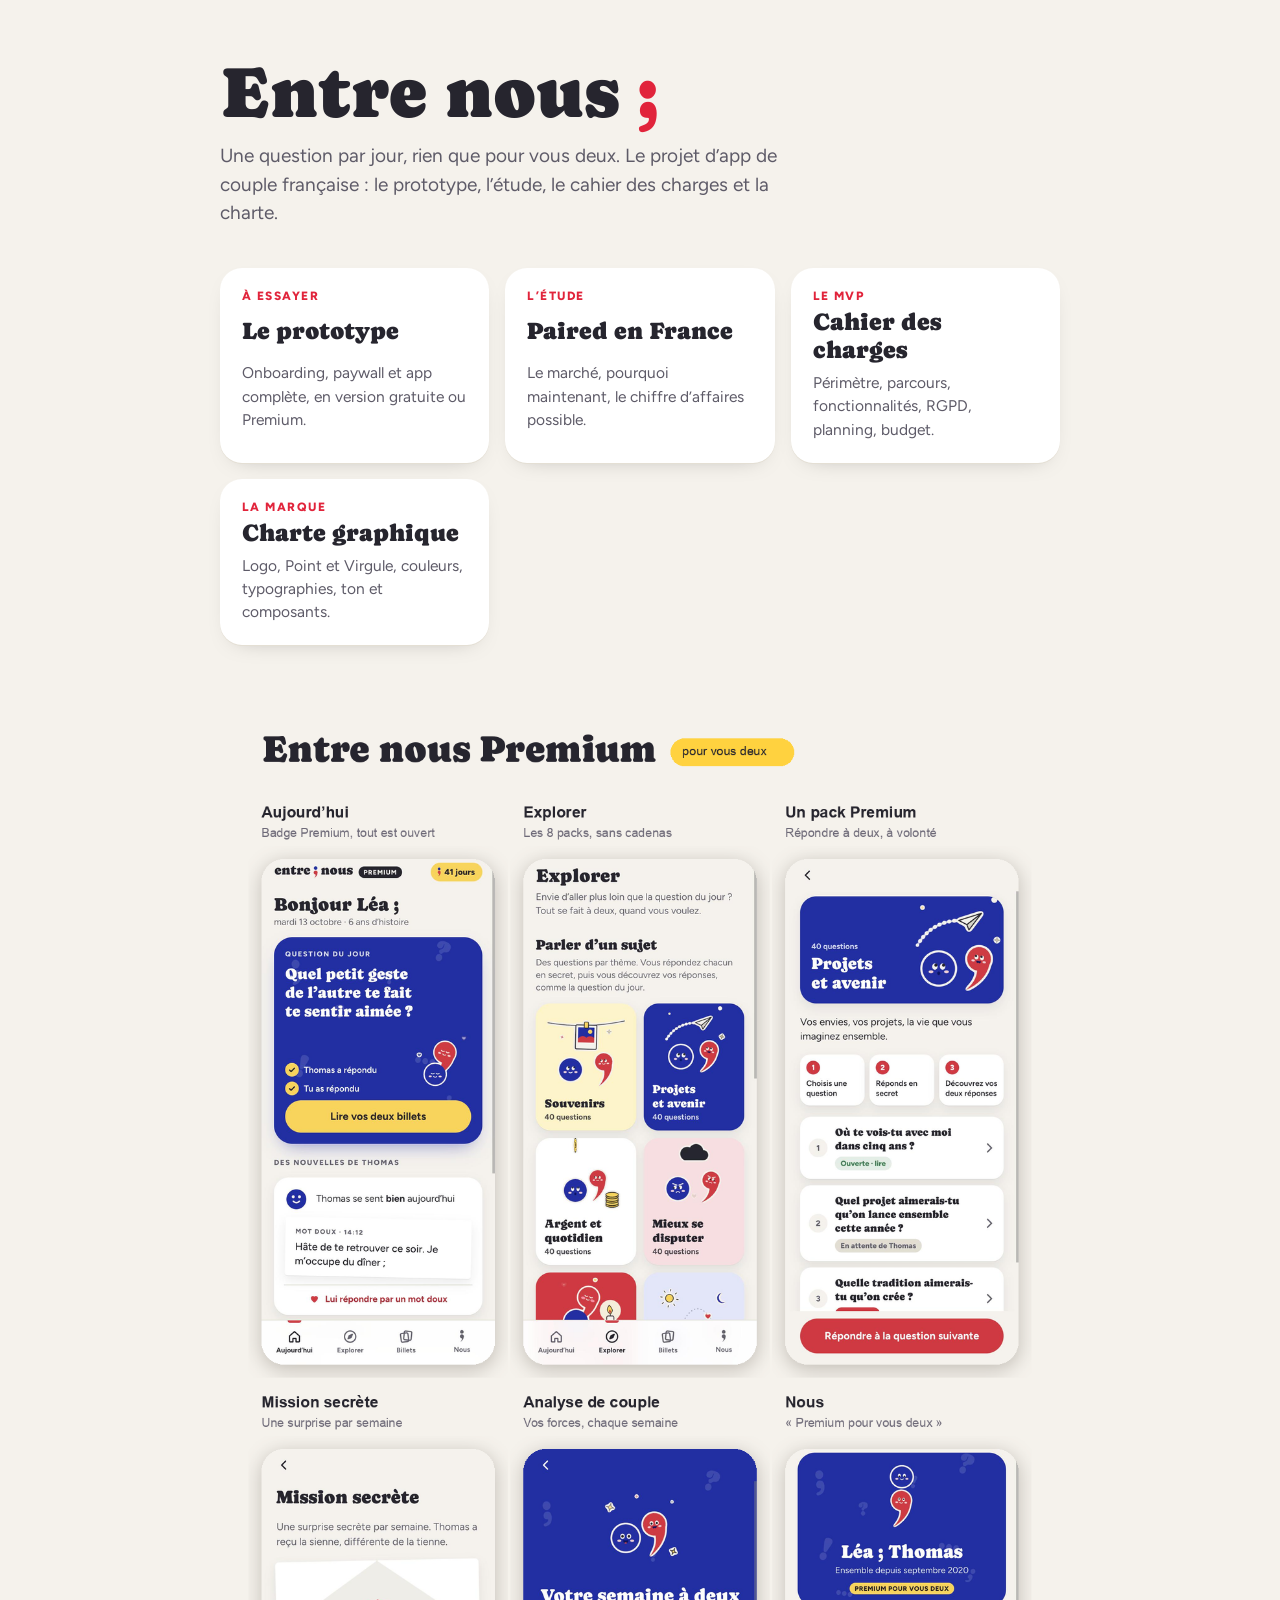
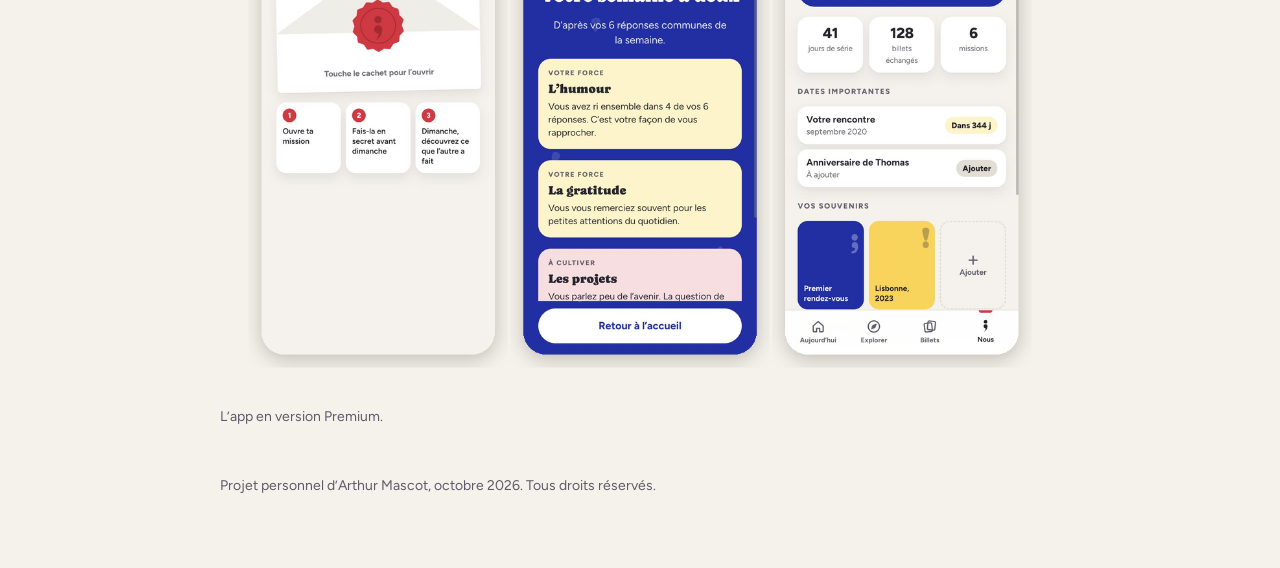
<file: index.html>
<!doctype html>
<html lang="fr">
<head>
<meta charset="utf-8">
<meta name="viewport" content="width=device-width,initial-scale=1">
<title>Entre nous</title>
<link rel="preconnect" href="https://fonts.googleapis.com"><link rel="preconnect" href="https://fonts.gstatic.com" crossorigin>
<link rel="stylesheet" href="https://fonts.googleapis.com/css2?family=Caprasimo&family=Figtree:wght@400..800&display=swap">
<style>
:root { --papier: #F5F2EC; --craie: #FFFFFF; --graphite: #26252E; --doux: #5E5B68; --filet: #E4DFD4; --bleu: #1F2FA8; --rouge: #E1243B; --beurre: #FFD23F; }
@media (prefers-color-scheme: dark) { :root { --papier: #14131A; --craie: #1E1D27; --graphite: #F5F2EC; --doux: #B7B3C2; --filet: #2E2D3A; --bleu: #8C93FF; --rouge: #FF6B7D; } }
* { box-sizing: border-box; }
body { margin: 0; background: var(--papier); color: var(--graphite); font: 400 17px/1.5 Figtree, system-ui, sans-serif; }
main { max-width: 880px; margin: 0 auto; padding: 56px 20px 72px; }
h1 { margin: 0; font: 400 clamp(44px, 9vw, 72px)/1 Caprasimo, Georgia, serif; }
h1 span { color: var(--rouge); }
.lead { margin: 14px 0 40px; font-size: 19px; color: var(--doux); max-width: 560px; }
.grille { display: grid; grid-template-columns: repeat(auto-fit, minmax(240px, 1fr)); gap: 16px; }
a.carte { display: grid; gap: 6px; padding: 22px; border-radius: 22px; background: var(--craie); color: inherit; text-decoration: none; box-shadow: 0 1px 0 var(--filet), 0 8px 24px -16px rgba(0, 0, 0, .35); transition: transform .15s; }
a.carte:hover, a.carte:focus-visible { transform: translateY(-3px); }
a.carte:focus-visible { outline: 3px solid var(--bleu); outline-offset: 3px; }
.k { font: 800 12px/1 Figtree, sans-serif; letter-spacing: .12em; text-transform: uppercase; color: var(--rouge); }
a.carte b { font: 400 24px/1.2 Caprasimo, Georgia, serif; }
a.carte span:last-child { color: var(--doux); font-size: 15.5px; }
figure { margin: 48px 0 0; }
figure img { width: 100%; height: auto; border-radius: 22px; display: block; }
figcaption { margin-top: 10px; font-size: 14px; color: var(--doux); }
footer { margin-top: 48px; font-size: 14px; color: var(--doux); }
</style>
</head>
<body>
<main>
  <h1>Entre nous<span>&nbsp;;</span></h1>
  <p class="lead">Une question par jour, rien que pour vous deux. Le projet d’app de couple française&nbsp;: le prototype, l’étude, le cahier des charges et la charte.</p>
  <div class="grille">
    <a class="carte" href="prototype/index.html"><span class="k">À essayer</span><b>Le prototype</b><span>Onboarding, paywall et app complète, en version gratuite ou Premium.</span></a>
    <a class="carte" href="rapport/index.html"><span class="k">L’étude</span><b>Paired en France</b><span>Le marché, pourquoi maintenant, le chiffre d’affaires possible.</span></a>
    <a class="carte" href="https://github.com/Lamascotte27/entre-nous/blob/main/docs/cahier-des-charges.md"><span class="k">Le MVP</span><b>Cahier des charges</b><span>Périmètre, parcours, fonctionnalités, RGPD, planning, budget.</span></a>
    <a class="carte" href="https://github.com/Lamascotte27/entre-nous/tree/main/charte"><span class="k">La marque</span><b>Charte graphique</b><span>Logo, Point et Virgule, couleurs, typographies, ton et composants.</span></a>
  </div>
  <figure>
    <img src="apercus/premium.png" alt="Six écrans de l’app Entre nous en version Premium : Aujourd’hui, Explorer, un pack, la mission secrète, l’analyse de couple et l’onglet Nous." loading="lazy">
    <figcaption>L’app en version Premium.</figcaption>
  </figure>
  <footer>Projet personnel d’Arthur Mascot, octobre 2026. Tous droits réservés.</footer>
</main>
</body>
</html>
</file>
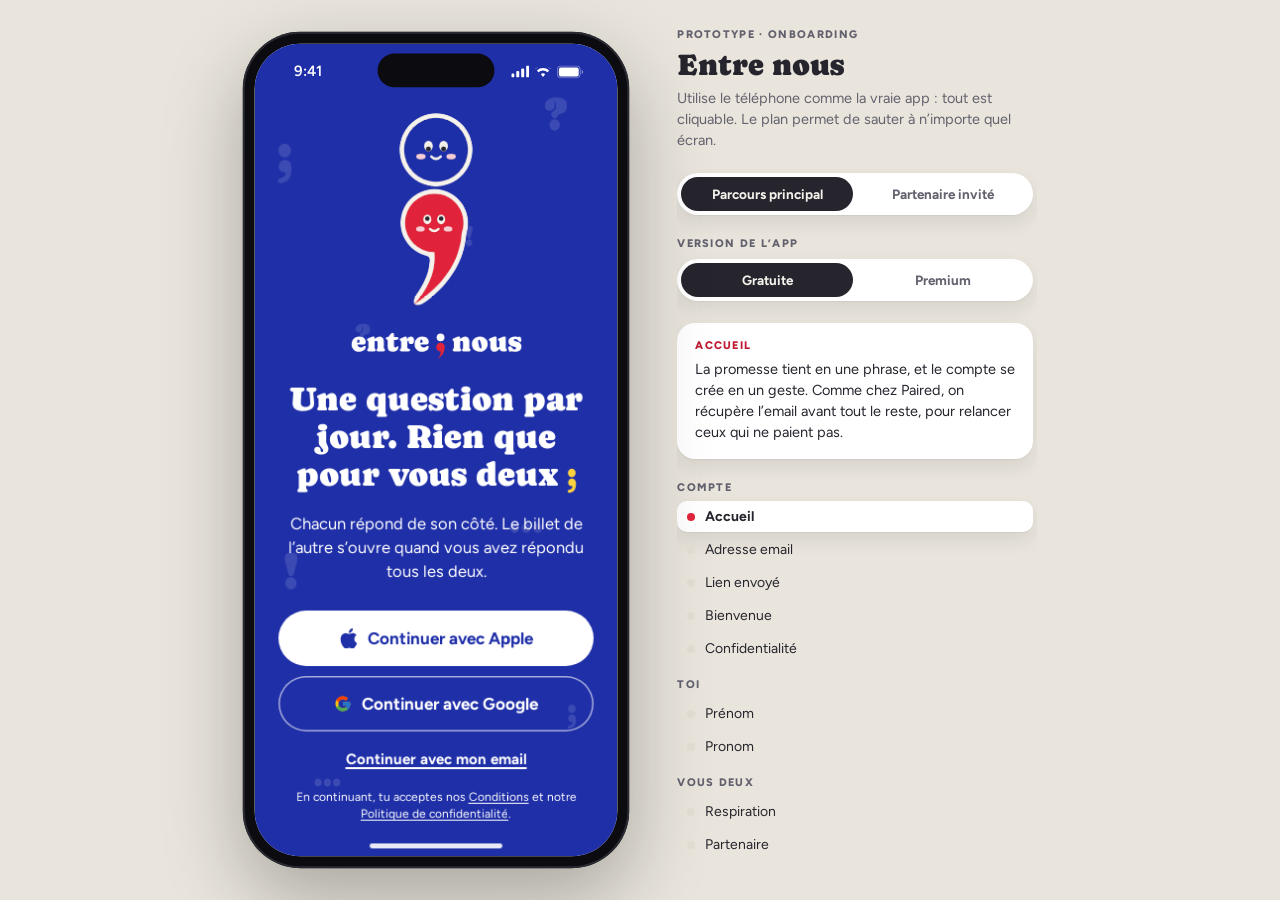
<file: prototype/index.html>
<!doctype html><meta charset="utf-8"><meta name="viewport" content="width=device-width,initial-scale=1,viewport-fit=cover"><title>Onboarding Entre nous</title>
<link rel="preconnect" href="https://fonts.googleapis.com"><link rel="preconnect" href="https://fonts.gstatic.com" crossorigin>
<link rel="stylesheet" href="https://fonts.googleapis.com/css2?family=Caprasimo&family=Figtree:ital,wght@0,400..800;1,400..800&display=swap">
<style>
/* Prototype d'app : un téléphone au centre, le plan du parcours à droite (bureau) ; plein écran sur mobile. Tokens = charte Entre nous. */
:root {
  --papier: #F5F2EC; --craie: #FFFFFF; --graphite: #26252E; --graphite-doux: #63616E; --filet: #E3DED3;
  --rouge: #E1243B; --rouge-texte: #BE1B30; --buvard: #FBDDE1; --on-rouge: #FFFFFF;
  --bleu: #1F2FA8; --bleu-pale: #E2E5FA; --on-bleu: #FFFFFF;
  --beurre: #FFD23F; --beurre-pale: #FFF3C4; --on-beurre: #26252E; --succes: #1A7F4B;
  --fond-page: #E9E5DC; --ombre-billet: 0 1px 0 rgba(38, 37, 46, .05), 0 8px 18px rgba(38, 37, 46, .09);
  --ombre-flottante: 0 12px 32px rgba(38, 37, 46, .18); --voile: rgba(20, 21, 43, .38);
  --sys-feuille: #F2F2F7; --sys-texte: #111111; --sys-gris: #8A8A8E; --sys-bleu: #0A7AFF; --sys-ligne: #D8D8DC;
  --font-display: "Caprasimo", "Cooper Black", Georgia, serif;
  --font-sans: "Figtree", system-ui, -apple-system, "Segoe UI", sans-serif;
  --ease: cubic-bezier(.2, .8, .2, 1); --ressort: cubic-bezier(.34, 1.4, .64, 1);
}
@media (prefers-color-scheme: dark) {
  :root:not([data-theme="light"]) {
    --papier: #14152B; --craie: #1E2040; --graphite: #F5F2EC; --graphite-doux: #B8B7C8; --filet: #34365A;
    --rouge: #FF6B7D; --rouge-texte: #FF8A98; --buvard: #45202A; --on-rouge: #14152B;
    --bleu: #8A95FF; --bleu-pale: #232A63; --on-bleu: #14152B;
    --beurre: #FFD84F; --beurre-pale: #3A3216; --on-beurre: #26252E; --succes: #4FD08F;
    --fond-page: #0D0E1F; --ombre-billet: 0 1px 0 rgba(0, 0, 0, .3), 0 8px 18px rgba(0, 0, 0, .35);
    --ombre-flottante: 0 12px 32px rgba(0, 0, 0, .5); --voile: rgba(0, 0, 0, .55);
    --sys-feuille: #1C1C1E; --sys-texte: #FFFFFF; --sys-gris: #98989F; --sys-bleu: #0A84FF; --sys-ligne: #38383A;
    color-scheme: dark;
  }
}
:root[data-theme="dark"] {
  --papier: #14152B; --craie: #1E2040; --graphite: #F5F2EC; --graphite-doux: #B8B7C8; --filet: #34365A;
  --rouge: #FF6B7D; --rouge-texte: #FF8A98; --buvard: #45202A; --on-rouge: #14152B;
  --bleu: #8A95FF; --bleu-pale: #232A63; --on-bleu: #14152B;
  --beurre: #FFD84F; --beurre-pale: #3A3216; --on-beurre: #26252E; --succes: #4FD08F;
  --fond-page: #0D0E1F; --ombre-billet: 0 1px 0 rgba(0, 0, 0, .3), 0 8px 18px rgba(0, 0, 0, .35);
  --ombre-flottante: 0 12px 32px rgba(0, 0, 0, .5); --voile: rgba(0, 0, 0, .55);
  --sys-feuille: #1C1C1E; --sys-texte: #FFFFFF; --sys-gris: #98989F; --sys-bleu: #0A84FF; --sys-ligne: #38383A;
  color-scheme: dark;
}

* { box-sizing: border-box; }
[hidden] { display: none !important; }
html, body { height: 100%; }
body { margin: 0; background: var(--fond-page); color: var(--graphite); font-family: var(--font-sans); -webkit-font-smoothing: antialiased; -webkit-tap-highlight-color: transparent; }
button { font: inherit; color: inherit; }
:focus-visible { outline: 2px solid var(--bleu); outline-offset: 2px; }
@media (prefers-reduced-motion: reduce) { *, *::before, *::after { animation-duration: .01ms !important; animation-iteration-count: 1 !important; transition-duration: .01ms !important; } }

/* ---------- mise en page bureau ---------- */
.stage { min-height: 100%; display: flex; align-items: center; justify-content: center; gap: 48px; padding: 24px; }
.device { width: 390px; height: 844px; border-radius: 58px; background: #0B0B10; padding: 12px; position: relative; flex: none; box-shadow: 0 30px 80px rgba(0, 0, 0, .28), inset 0 0 0 2px #2A2A33; transform-origin: center center; }
.device::before { content: ""; position: absolute; top: 22px; left: 50%; width: 118px; height: 34px; margin-left: -59px; border-radius: 20px; background: #0B0B10; z-index: 30; }
.phone { position: relative; width: 100%; height: 100%; border-radius: 46px; overflow: hidden; background: var(--papier); isolation: isolate; }
.sbar { position: absolute; top: 0; left: 0; right: 0; height: 50px; z-index: 25; display: flex; align-items: center; justify-content: space-between; padding: 6px 34px 0 40px; font: 600 15px/1 var(--font-sans); color: var(--graphite); pointer-events: none; }
.sbar svg { display: block; }
.homebar { position: absolute; bottom: 8px; left: 50%; width: 134px; height: 5px; margin-left: -67px; border-radius: 3px; background: var(--graphite); opacity: .9; z-index: 25; pointer-events: none; }
.app { position: absolute; inset: 0; }

/* panneau latéral */
.panel { width: 360px; max-height: 844px; overflow: auto; display: grid; gap: 22px; align-content: start; padding-right: 4px; }
.panel-h { display: grid; gap: 6px; }
.panel-h .k { font: 800 11px/14px var(--font-sans); letter-spacing: .12em; text-transform: uppercase; color: var(--graphite-doux); }
.panel-h h1 { margin: 0; font: 400 30px/34px var(--font-display); }
.panel-h p { margin: 0; font-size: 14.5px; line-height: 21px; color: var(--graphite-doux); }
.tabs { display: grid; grid-template-columns: 1fr 1fr; gap: 4px; background: var(--craie); border-radius: 999px; padding: 4px; box-shadow: var(--ombre-billet); }
.tabs button { border: 0; background: transparent; border-radius: 999px; padding: 9px 8px; font-weight: 700; font-size: 13.5px; cursor: pointer; color: var(--graphite-doux); }
.tabs button[aria-pressed="true"] { background: var(--graphite); color: var(--papier); }
.why { background: var(--craie); border-radius: 18px; padding: 16px 18px; box-shadow: var(--ombre-billet); display: grid; gap: 6px; }
.why b { font: 800 11px/14px var(--font-sans); letter-spacing: .12em; text-transform: uppercase; color: var(--rouge-texte); }
.why p { margin: 0; font-size: 14.5px; line-height: 21px; }
.steps { list-style: none; margin: 0; padding: 0; display: grid; gap: 2px; counter-reset: s; }
.steps .ph { font: 800 11px/14px var(--font-sans); letter-spacing: .12em; text-transform: uppercase; color: var(--graphite-doux); margin: 12px 0 4px; }
.steps .ph:first-child { margin-top: 0; }
.steps button { width: 100%; text-align: left; border: 0; background: transparent; border-radius: 10px; padding: 7px 10px; display: flex; align-items: center; gap: 10px; cursor: pointer; font-size: 14px; color: var(--graphite); }
.steps button:hover { background: var(--craie); }
.steps button i { width: 8px; height: 8px; border-radius: 50%; background: var(--filet); flex: none; }
.steps button.vu i { background: var(--graphite-doux); }
.steps button[aria-current="step"] { background: var(--craie); font-weight: 700; box-shadow: var(--ombre-billet); }
.steps button[aria-current="step"] i { background: var(--rouge); }
.panel-f { display: flex; gap: 8px; flex-wrap: wrap; }
.pbtn { border: 0; border-radius: 999px; padding: 10px 16px; font-weight: 700; font-size: 13.5px; cursor: pointer; background: var(--craie); color: var(--graphite); box-shadow: var(--ombre-billet); }
@media (max-width: 1000px) { .panel { display: none; } }

/* plein écran sur téléphone */
@media (max-width: 520px) {
  .stage { padding: 0; display: block; height: 100%; }
  .device { width: 100%; height: 100%; border-radius: 0; padding: 0; box-shadow: none; background: var(--papier); transform: none !important; }
  .device::before, .sbar, .homebar { display: none; }
  .phone { border-radius: 0; }
}

/* ---------- écrans ---------- */
.scr { position: absolute; inset: 0; display: flex; flex-direction: column; background: var(--papier); padding-top: 50px; will-change: transform; }
@media (max-width: 520px) { .scr { padding-top: env(safe-area-inset-top, 0px); } }
.scr.in-r { animation: inR .34s var(--ease) both; }
.scr.in-l { animation: inL .34s var(--ease) both; }
.scr.out-l { animation: outL .34s var(--ease) both; }
.scr.out-r { animation: outR .34s var(--ease) both; }
.scr.in-f { animation: inF .4s ease both; }
@keyframes inR { from { transform: translateX(100%); } to { transform: none; } }
@keyframes inL { from { transform: translateX(-30%); opacity: .6; } to { transform: none; opacity: 1; } }
@keyframes outL { to { transform: translateX(-30%); opacity: .6; } }
@keyframes outR { to { transform: translateX(100%); } }
.scr.out-f { animation: outF .25s ease both; }
@keyframes outF { to { opacity: 0; } }
@keyframes inF { from { opacity: 0; } to { opacity: 1; } }

.tb { height: 52px; flex: none; display: flex; align-items: center; gap: 12px; padding: 0 16px; }
.back { width: 40px; height: 40px; border-radius: 50%; border: 0; background: transparent; display: grid; place-items: center; cursor: pointer; color: var(--graphite); flex: none; }
.back:hover { background: var(--craie); }
.back[hidden] + .prog { margin-left: 52px; }
.prog { flex: 1; height: 6px; border-radius: 3px; background: var(--filet); overflow: hidden; }
.prog i { display: block; height: 100%; border-radius: 3px; background: var(--rouge); transition: width .5s var(--ease); }
.skip { border: 0; background: transparent; font-weight: 700; font-size: 15px; color: var(--graphite-doux); cursor: pointer; padding: 8px 4px; min-width: 40px; }
.tb-vide { width: 40px; flex: none; }

.sc { flex: 1; overflow-y: auto; overflow-x: hidden; padding: 8px 24px 16px; display: flex; flex-direction: column; gap: 18px; min-height: 0; }
.sc.centre { justify-content: flex-start; text-align: center; align-items: center; }
.sc.centre > :first-child { margin-top: auto; }
.sc.centre > :last-child { margin-bottom: auto; }
.t { margin: 0; font: 400 30px/35px var(--font-display); text-wrap: balance; outline: none; }
.t.xl { font-size: 34px; line-height: 38px; }
.s { margin: 0; font-size: 16.5px; line-height: 24px; color: var(--graphite-doux); text-wrap: pretty; }
.s b { color: var(--graphite); font-weight: 700; }
.ft { flex: none; padding: 12px 24px 34px; display: grid; gap: 10px; }
@media (max-width: 520px) { .ft { padding-bottom: calc(18px + env(safe-area-inset-bottom, 0px)); } }
.legal { margin: 2px 0 0; text-align: center; font-size: 12px; line-height: 17px; color: var(--graphite-doux); }
.legal u { text-underline-offset: 2px; }

/* boutons */
.btn { width: 100%; min-height: 56px; border: 0; border-radius: 999px; font: 700 17px/22px var(--font-sans); cursor: pointer; display: inline-flex; align-items: center; justify-content: center; gap: 10px; padding: 0 22px; transition: transform .15s ease, opacity .2s ease; }
.btn:active { transform: scale(.98); }
.btn-p { background: var(--rouge); color: var(--on-rouge); }
.btn-b { background: var(--bleu); color: var(--on-bleu); }
.btn-noir { background: var(--graphite); color: var(--papier); }
.btn-clair { background: var(--craie); color: var(--graphite); box-shadow: inset 0 0 0 1.5px var(--graphite-doux); }
.btn[disabled] { opacity: .38; cursor: not-allowed; transform: none; }
.lnk { border: 0; background: transparent; font: 700 15px/20px var(--font-sans); color: var(--graphite); text-decoration: underline; text-underline-offset: 3px; text-decoration-thickness: 1.5px; cursor: pointer; padding: 8px; justify-self: center; }
.lnk.doux { color: var(--graphite-doux); }

/* champs */
.champ { display: grid; gap: 8px; }
.champ label, .lab { font: 700 14px/18px var(--font-sans); color: var(--graphite); }
.champ small { font-size: 13px; color: var(--graphite-doux); }
.in { width: 100%; height: 58px; border-radius: 16px; border: 1.5px solid var(--graphite-doux); background: var(--craie); color: var(--graphite); font: 500 18px/22px var(--font-sans); padding: 0 18px; outline: none; transition: border-color .15s, box-shadow .15s; }
.in::placeholder { color: var(--graphite-doux); opacity: .8; }
.in:focus { border-color: var(--bleu); box-shadow: 0 0 0 3px color-mix(in srgb, var(--bleu) 22%, transparent); }
select.in { appearance: none; background-image: linear-gradient(45deg, transparent 50%, var(--graphite) 50%), linear-gradient(135deg, var(--graphite) 50%, transparent 50%); background-position: calc(100% - 22px) 50%, calc(100% - 16px) 50%; background-size: 6px 6px; background-repeat: no-repeat; padding-right: 40px; }
.duo { display: grid; grid-template-columns: 1.3fr 1fr; gap: 10px; }
.code { text-align: center; letter-spacing: .5em; text-transform: uppercase; font: 800 26px/1 var(--font-sans); padding-left: calc(18px + .5em); height: 68px; }
.hint { font-size: 13px; color: var(--graphite-doux); text-align: center; margin: 0; }
.err { font-size: 14px; color: var(--rouge-texte); font-weight: 600; margin: 0; }

/* options */
.opts { display: grid; gap: 10px; }
.opt { width: 100%; min-height: 62px; border-radius: 18px; border: 1.5px solid var(--filet); background: var(--craie); padding: 14px 18px; display: flex; align-items: center; gap: 14px; cursor: pointer; text-align: left; transition: border-color .15s, background-color .15s, transform .15s; }
.opt:active { transform: scale(.985); }
.opt .ol { flex: 1; display: grid; gap: 2px; min-width: 0; }
.opt .ol b { font: 700 17px/22px var(--font-sans); }
.opt .ol span { font-size: 14px; line-height: 19px; color: var(--graphite-doux); }
.opt .rd { width: 24px; height: 24px; border-radius: 50%; border: 2px solid var(--graphite-doux); flex: none; display: grid; place-items: center; transition: all .15s; }
.opt.multi .rd { border-radius: 7px; }
.opt[aria-checked="true"] { border-color: var(--rouge); border-width: 2px; padding: 13.5px 17.5px; background: var(--buvard); }
.opt[aria-checked="true"] .rd { border-color: var(--rouge); background: var(--rouge); }
.opt .rd svg { opacity: 0; color: var(--on-rouge); }
.opt[aria-checked="true"] .rd svg { opacity: 1; }
.seg { display: grid; grid-template-columns: repeat(3, 1fr); gap: 8px; }
.seg button { height: 50px; border-radius: 14px; border: 1.5px solid var(--filet); background: var(--craie); font-weight: 700; font-size: 16px; cursor: pointer; }
.seg button[aria-checked="true"] { border: 2px solid var(--rouge); background: var(--buvard); }

/* illustrations */
.ill { display: grid; place-items: center; }
.ill svg { display: block; overflow: visible; }
.hero-ill { flex: 1; display: grid; place-items: center; min-height: 0; position: relative; }
.motif { position: absolute; inset: 0; opacity: .55; }

/* liste rassurante */
.ras { list-style: none; margin: 0; padding: 0; display: grid; gap: 14px; }
.ras li { display: grid; grid-template-columns: 40px 1fr; gap: 14px; align-items: center; font-size: 15.5px; line-height: 22px; }
.ras .ic { width: 40px; height: 40px; border-radius: 12px; display: grid; place-items: center; background: var(--craie); box-shadow: var(--ombre-billet); color: var(--bleu); }
.check { display: grid; grid-template-columns: 28px 1fr; gap: 12px; align-items: start; cursor: pointer; font-size: 14.5px; line-height: 21px; text-align: left; border: 0; background: transparent; padding: 0; }
.check .bx { width: 26px; height: 26px; border-radius: 8px; border: 2px solid var(--graphite-doux); display: grid; place-items: center; transition: all .15s; margin-top: -1px; }
.check .bx svg { opacity: 0; color: var(--on-rouge); }
.check[aria-checked="true"] .bx { background: var(--rouge); border-color: var(--rouge); }
.check[aria-checked="true"] .bx svg { opacity: 1; }

/* billets */
.billet { background: var(--craie); border-radius: 4px; box-shadow: var(--ombre-billet); padding: 16px 16px 12px; position: relative; }
.billet.toi { transform: rotate(-1.4deg); margin-right: 18px; }
.billet.autre { transform: rotate(1.2deg); margin-left: 18px; }
.billet p { margin: 0; font: 500 16.5px/23px var(--font-sans); overflow-wrap: anywhere; }
.billet .sig { display: block; text-align: right; margin-top: 6px; font: italic 600 14px/18px var(--font-sans); color: var(--rouge-texte); }
.billet.autre .sig { color: var(--bleu); }
.billet .mic { font: 800 10.5px/14px var(--font-sans); letter-spacing: .12em; text-transform: uppercase; color: var(--graphite-doux); display: block; margin-bottom: 6px; }
.billet textarea { width: 100%; min-height: 96px; border: 0; resize: none; background: transparent; color: var(--graphite); font: 500 16.5px/23px var(--font-sans); outline: none; padding: 0; }
.billet textarea::placeholder { color: var(--graphite-doux); font-style: italic; font-weight: 400; }
.billet .cpt { display: block; text-align: right; font-size: 12px; color: var(--graphite-doux); }
.billet.scelle::after { content: ""; position: absolute; top: 0; right: 0; width: 22px; height: 22px; background: linear-gradient(225deg, var(--papier) 50%, var(--filet) 50%); border-bottom-left-radius: 3px; }
.scel { display: flex; align-items: center; gap: 12px; font: 600 14px/19px var(--font-sans); color: var(--graphite-doux); padding-right: 16px; }
.attente { border: 2px dashed var(--filet); border-radius: 6px; padding: 14px 16px; display: flex; align-items: center; gap: 12px; margin-left: 18px; font: 600 14px/19px var(--font-sans); color: var(--graphite-doux); }
.mini-q { display: grid; gap: 14px; }

/* carte question */
.qhead { display: flex; align-items: center; justify-content: space-between; gap: 8px; }
.serie { display: inline-flex; align-items: center; gap: 6px; background: var(--beurre); color: var(--on-beurre); border-radius: 999px; padding: 4px 12px 4px 10px; font: 800 13px/18px var(--font-sans); transition: transform .3s var(--ressort); }
.serie.pop { transform: scale(1.18); }
.micro { font: 800 11px/14px var(--font-sans); letter-spacing: .12em; text-transform: uppercase; color: var(--graphite-doux); }
.q { margin: 0; font: 400 27px/33px var(--font-display); text-wrap: balance; }
.qm { color: var(--rouge); font-size: 1.25em; line-height: 0; }
.pied { display: flex; align-items: center; gap: 12px; font: 500 14px/20px var(--font-sans); color: var(--graphite-doux); }
.proto { display: inline-flex; align-items: center; gap: 8px; border: 1.5px dashed var(--graphite-doux); background: transparent; border-radius: 999px; padding: 9px 14px; font: 700 13px/1 var(--font-sans); color: var(--graphite-doux); cursor: pointer; justify-self: center; }
.proto em { font-style: normal; background: var(--graphite-doux); color: var(--papier); border-radius: 4px; padding: 2px 5px; font-size: 10px; letter-spacing: .06em; text-transform: uppercase; }

/* révélation */
.cachet-anim { transition: transform .5s var(--ressort), opacity .45s ease; }
.ouvre .cachet-anim { transform: scale(1.35) rotate(-18deg); opacity: 0; }
.rev-txt { animation: revTxt .6s .25s var(--ease) both; }
@keyframes revTxt { from { filter: blur(8px); opacity: 0; transform: translateY(6px); } to { filter: none; opacity: 1; transform: none; } }

/* paywall */
.pw-top { position: absolute; top: 58px; left: 16px; z-index: 3; }
.fermer { width: 36px; height: 36px; border-radius: 50%; border: 0; background: var(--craie); box-shadow: var(--ombre-billet); display: grid; place-items: center; cursor: pointer; color: var(--graphite-doux); opacity: 0; animation: inF .3s 1.4s ease forwards; }
.essai { display: flex; align-items: center; justify-content: space-between; gap: 12px; background: var(--craie); border-radius: 16px; padding: 12px 16px; box-shadow: var(--ombre-billet); }
.essai b { font-size: 15.5px; }
.essai small { display: block; font-size: 13px; color: var(--graphite-doux); }
.sw { width: 52px; height: 32px; border-radius: 999px; background: var(--filet); border: 0; position: relative; cursor: pointer; flex: none; transition: background-color .2s; }
.sw::after { content: ""; position: absolute; top: 3px; left: 3px; width: 26px; height: 26px; border-radius: 50%; background: #FFFFFF; box-shadow: 0 2px 4px rgba(0, 0, 0, .2); transition: transform .2s var(--ease); }
.sw[aria-checked="true"] { background: var(--rouge); }
.sw[aria-checked="true"]::after { transform: translateX(20px); }
.sw[disabled] { opacity: .4; cursor: not-allowed; }
.offre { width: 100%; text-align: left; border-radius: 18px; border: 2px solid var(--filet); background: var(--craie); padding: 14px 18px; display: grid; grid-template-columns: 1fr auto; gap: 2px 12px; cursor: pointer; position: relative; color: var(--graphite); }
.offre[aria-checked="true"] { border-color: var(--graphite); background: var(--beurre-pale); box-shadow: var(--ombre-billet); }
.offre .ti { font: 400 21px/26px var(--font-display); }
.offre .de { grid-column: 1; font-size: 13.5px; line-height: 19px; color: var(--graphite-doux); }
.offre .pr { grid-column: 2; grid-row: 1 / span 2; text-align: right; align-self: center; }
.offre .pr b { display: block; font: 800 22px/26px var(--font-sans); letter-spacing: -.02em; }
.offre .pr span { font-size: 12px; color: var(--graphite-doux); }
.etq { position: absolute; top: -11px; left: 16px; background: var(--beurre); color: var(--on-beurre); border-radius: 999px; padding: 2px 10px; font: 800 10.5px/16px var(--font-sans); letter-spacing: .1em; text-transform: uppercase; }
.frise { list-style: none; margin: 0; padding: 0; display: grid; gap: 0; }
.frise li { display: grid; grid-template-columns: 28px 1fr; gap: 12px; position: relative; padding-bottom: 14px; }
.frise li:last-child { padding-bottom: 0; }
.frise li::before { content: ""; position: absolute; left: 13px; top: 24px; bottom: 0; width: 2px; background: var(--filet); }
.frise li:last-child::before { display: none; }
.frise .pt { width: 28px; height: 28px; border-radius: 50%; display: grid; place-items: center; background: var(--craie); box-shadow: var(--ombre-billet); color: var(--graphite); }
.frise .pt.on { background: var(--rouge); color: var(--on-rouge); }
.frise b { display: block; font-size: 15px; line-height: 20px; }
.frise span { font-size: 13.5px; line-height: 19px; color: var(--graphite-doux); }
.inclus { list-style: none; margin: 0; padding: 0; display: grid; gap: 8px; }
.inclus li { display: flex; gap: 10px; align-items: flex-start; font-size: 15px; line-height: 21px; }
.inclus svg { flex: none; color: var(--bleu); margin-top: 2px; }
.prix-barre { display: flex; align-items: baseline; justify-content: center; gap: 12px; }
.prix-barre b { font: 800 44px/1 var(--font-sans); letter-spacing: -.03em; }
.prix-barre s { font-size: 20px; color: var(--graphite-doux); }
.limite { display: inline-flex; align-items: center; gap: 8px; background: var(--beurre-pale); border-radius: 999px; padding: 7px 14px; font: 700 13.5px/1 var(--font-sans); }

/* avant / après */
.cmp { display: grid; gap: 12px; }
.cmp > div { border-radius: 18px; padding: 16px 18px; display: grid; gap: 10px; }
.cmp .sans { background: transparent; border: 1.5px dashed var(--filet); }
.cmp .avec { background: var(--craie); box-shadow: var(--ombre-billet); }
.cmp h3 { margin: 0; font: 800 11px/14px var(--font-sans); letter-spacing: .12em; text-transform: uppercase; color: var(--graphite-doux); }
.cmp .avec h3 { color: var(--bleu); }
.cmp ul { list-style: none; margin: 0; padding: 0; display: grid; gap: 8px; }
.cmp li { display: flex; gap: 10px; font-size: 15px; line-height: 21px; }
.cmp .sans li { color: var(--graphite-doux); }
.cmp li svg { flex: none; margin-top: 2px; }

/* invitation */
.msg { background: var(--craie); border-radius: 20px 20px 20px 6px; box-shadow: var(--ombre-billet); padding: 14px 16px; font-size: 15px; line-height: 21px; }
.msg .mic { font: 800 10.5px/14px var(--font-sans); letter-spacing: .12em; text-transform: uppercase; color: var(--graphite-doux); display: block; margin-bottom: 6px; }
.codebox { display: flex; align-items: center; justify-content: space-between; gap: 12px; background: var(--beurre-pale); border-radius: 16px; padding: 12px 12px 12px 18px; }
.codebox .lab { font-size: 12px; color: var(--graphite-doux); font-weight: 700; letter-spacing: .1em; text-transform: uppercase; }
.codebox b { display: block; font: 800 24px/1.1 var(--font-sans); letter-spacing: .14em; }
.copier { border: 0; background: var(--craie); border-radius: 12px; padding: 10px 14px; font-weight: 700; font-size: 14px; cursor: pointer; display: inline-flex; gap: 6px; align-items: center; box-shadow: var(--ombre-billet); }

/* notifications (maquette écran verrouillé) */
.verr { border-radius: 26px; padding: 22px 14px 16px; display: grid; gap: 8px; position: relative; overflow: hidden; background: var(--bleu-pale); }
.verr .h { text-align: center; font: 700 44px/1 var(--font-sans); color: var(--graphite); letter-spacing: -.02em; position: relative; }
.verr .d { text-align: center; font-size: 13px; font-weight: 600; color: var(--graphite-doux); margin-bottom: 6px; position: relative; }
.nt { display: grid; grid-template-columns: 36px 1fr; gap: 10px; background: var(--craie); border-radius: 18px; padding: 10px 12px; box-shadow: var(--ombre-billet); position: relative; text-align: left; }
.nt .ic { width: 36px; height: 36px; border-radius: 9px; background: #F5F2EC; display: grid; place-items: center; box-shadow: inset 0 0 0 1px rgba(38, 37, 46, .08); }
.nt b { display: flex; justify-content: space-between; font-size: 13.5px; line-height: 18px; }
.nt b em { font-style: normal; font-weight: 500; color: var(--graphite-doux); font-size: 12px; }
.nt p { margin: 1px 0 0; font-size: 13.5px; line-height: 18px; }

/* analyse */
.etapes { list-style: none; margin: 0; padding: 0; display: grid; gap: 14px; width: 100%; text-align: left; }
.etapes li { display: grid; grid-template-columns: 30px 1fr; gap: 12px; align-items: center; font-size: 16px; line-height: 22px; opacity: .35; transition: opacity .3s; }
.etapes li.on { opacity: 1; }
.etapes .pt { width: 30px; height: 30px; border-radius: 50%; border: 2px solid var(--filet); display: grid; place-items: center; transition: all .3s; }
.etapes li.ok .pt { background: var(--bleu); border-color: var(--bleu); color: var(--on-bleu); }
.etapes li.on:not(.ok) .pt { border-color: var(--bleu); border-top-color: transparent; animation: tourne .8s linear infinite; }
@keyframes tourne { to { transform: rotate(360deg); } }

/* overlays système (iOS) */
.voile { position: absolute; inset: 0; background: var(--voile); z-index: 40; animation: inF .2s ease both; }
.sheet { position: absolute; left: 8px; right: 8px; bottom: 8px; z-index: 41; background: var(--sys-feuille); color: var(--sys-texte); border-radius: 34px; padding: 22px 20px 26px; display: grid; gap: 14px; animation: monte .35s var(--ease) both; font-family: -apple-system, "SF Pro Text", system-ui, sans-serif; }
@keyframes monte { from { transform: translateY(105%); } to { transform: none; } }
.sheet .sh-h { display: flex; align-items: center; justify-content: space-between; }
.sheet .sh-h b { font-size: 17px; }
.sheet .x { width: 30px; height: 30px; border-radius: 50%; border: 0; background: var(--sys-ligne); color: var(--sys-gris); cursor: pointer; display: grid; place-items: center; }
.sheet .row { background: var(--craie); border-radius: 12px; padding: 12px 14px; font-size: 15px; display: grid; gap: 2px; }
.sheet .row small { color: var(--sys-gris); font-size: 13px; }
.sheet .sys-btn { height: 52px; border: 0; border-radius: 14px; background: var(--sys-bleu); color: #FFFFFF; font: 600 17px/1 -apple-system, system-ui, sans-serif; cursor: pointer; }
.sheet .sys-btn.noir { background: var(--sys-texte); color: var(--sys-feuille); }
.sheet .appl { display: flex; gap: 12px; align-items: center; }
.sheet .appl .ic { width: 54px; height: 54px; border-radius: 13px; background: #F5F2EC; display: grid; place-items: center; box-shadow: inset 0 0 0 1px rgba(0, 0, 0, .08); flex: none; }
.sheet .appl b { font-size: 16px; display: block; }
.sheet .appl small { font-size: 13px; color: var(--sys-gris); }
.sheet .fid { display: grid; place-items: center; gap: 10px; padding: 8px 0; font-size: 15px; }
.sheet .fid .ring { width: 64px; height: 64px; border-radius: 50%; border: 3px solid var(--sys-bleu); border-top-color: transparent; animation: tourne .9s linear infinite; }
.sheet .fid .ok { width: 64px; height: 64px; border-radius: 50%; background: var(--sys-bleu); color: #FFFFFF; display: grid; place-items: center; animation: inF .2s ease both; }
.alerte { position: absolute; left: 50%; top: 50%; width: 270px; margin-left: -135px; transform: translateY(-50%); z-index: 41; background: var(--sys-feuille); color: var(--sys-texte); border-radius: 16px; text-align: center; overflow: hidden; font-family: -apple-system, "SF Pro Text", system-ui, sans-serif; animation: inF .2s ease both; }
.alerte div:first-child { padding: 18px 16px 16px; display: grid; gap: 4px; }
.alerte b { font-size: 16px; line-height: 21px; }
.alerte p { margin: 0; font-size: 13px; line-height: 17px; }
.alerte .acts { display: grid; grid-template-columns: 1fr 1fr; border-top: 1px solid var(--sys-ligne); }
.alerte .acts button { border: 0; background: transparent; padding: 12px; color: var(--sys-bleu); font-size: 16px; cursor: pointer; }
.alerte .acts button + button { border-left: 1px solid var(--sys-ligne); font-weight: 600; }

/* bannière de notification dans l'app + toast */
.banniere { position: absolute; top: 54px; left: 10px; right: 10px; z-index: 35; animation: descend .45s var(--ease) both; }
.banniere.part { animation: remonte .35s ease both; }
@keyframes descend { from { transform: translateY(-140%); } to { transform: none; } }
@keyframes remonte { to { transform: translateY(-140%); opacity: 0; } }
.toast { position: absolute; left: 20px; right: 20px; bottom: 112px; z-index: 36; background: var(--graphite); color: var(--papier); border-radius: 14px; padding: 12px 16px; font-size: 14.5px; line-height: 20px; font-weight: 600; text-align: center; animation: inF .2s ease both; box-shadow: var(--ombre-flottante); }

/* ================= mascottes vivantes ================= */
.pv-wrap { display: inline-block; line-height: 0; }
.pv-wrap.flotte { animation: flotte 4.2s ease-in-out infinite; }
@keyframes flotte { 50% { transform: translateY(-7px); } }
.pv .pv-corps { transform-box: fill-box; transform-origin: 50% 100%; animation: respire 3.2s ease-in-out infinite; }
.pv .pv-corps-v { transform-box: fill-box; transform-origin: 50% 30%; animation: balance 3.8s ease-in-out infinite; }
.pv .pv-yeux { transform-box: fill-box; transform-origin: 50% 50%; animation: cligne 4.6s infinite; }
.pv .pv-ev .pv-yeux { animation-delay: 1.4s; }
.pv .pv-pup { animation: regard 8s ease-in-out infinite; }
.pv .pv-ev .pv-pup { animation-delay: .9s; }
.pv .pv-etoile { transform-box: fill-box; transform-origin: center; animation: brille 1.9s ease-in-out infinite; animation-delay: var(--d, 0s); }
.pv .pv-coeur { transform-box: fill-box; transform-origin: center; animation: monteCoeur 2.8s ease-in-out infinite; animation-delay: var(--d, 0s); }
.pv .pv-z { transform-box: fill-box; transform-origin: center; animation: zz 2.6s ease-in infinite; animation-delay: var(--d, 0s); }
.pv .pv-conf { transform-box: fill-box; transform-origin: center; animation: virevolte 2.4s ease-in-out infinite; animation-delay: var(--d, 0s); }
.pv .pv-pt { transform-box: fill-box; transform-origin: center; animation: pointille 1.3s ease-in-out infinite; animation-delay: calc(var(--i, 0) * .18s); }
.pv .pv-q { transform-box: fill-box; transform-origin: 50% 100%; animation: qbond 1.8s cubic-bezier(.34, 1.4, .64, 1) infinite; }

.pose-fete .pv-corps, .pose-fete .pv-corps-v { transform-origin: 50% 100%; animation: sauter .9s cubic-bezier(.3, .7, .4, 1) infinite; }
.pose-fete .pv-corps-v { animation-delay: .45s; }
.pose-revelation .pv-corps, .pose-revelation .pv-corps-v { transform-origin: 50% 100%; animation: surprise 2.2s ease-in-out infinite; }
.pose-revelation .pv-corps-v { animation-delay: .25s; }
.pose-calin .pv-corps, .pose-calin .pv-corps-v { transform-origin: 50% 100%; animation: berce 3.4s ease-in-out infinite; }
.pose-endormi .pv-corps, .pose-endormi .pv-corps-v { animation: dodo 3.6s ease-in-out infinite; }
.pose-attente .pv-corps { animation: impatient 2.6s ease-in-out infinite; }
.salut .pv-corps-v { animation: salut 1.1s ease-in-out 2, balance 3.8s 2.2s ease-in-out infinite; }

@keyframes respire { 0%, 100% { transform: scale(1, 1); } 50% { transform: scale(1.035, .965); } }
@keyframes balance { 0%, 100% { transform: rotate(-3deg); } 50% { transform: rotate(4deg); } }
@keyframes cligne { 0%, 92%, 100% { transform: scaleY(1); } 95% { transform: scaleY(.1); } }
@keyframes regard { 0%, 38%, 100% { transform: translate(0, 0); } 44%, 58% { transform: translate(2.2px, -1px); } 64%, 80% { transform: translate(-2.2px, .5px); } }
@keyframes brille { 0%, 100% { transform: scale(.65) rotate(0); opacity: .55; } 50% { transform: scale(1.15) rotate(25deg); opacity: 1; } }
@keyframes monteCoeur { 0% { transform: translateY(8px) scale(.7); opacity: 0; } 25% { opacity: 1; } 100% { transform: translateY(-22px) scale(1.05); opacity: 0; } }
@keyframes zz { 0% { transform: translate(-4px, 8px) scale(.5); opacity: 0; } 30% { opacity: 1; } 100% { transform: translate(8px, -16px) scale(1.1); opacity: 0; } }
@keyframes virevolte { 0%, 100% { transform: translateY(-5px) rotate(0); } 50% { transform: translateY(6px) rotate(180deg); } }
@keyframes pointille { 0%, 100% { transform: translateY(0); opacity: .25; } 35% { transform: translateY(-7px); opacity: .95; } }
@keyframes qbond { 0%, 100% { transform: translateY(0) rotate(0); } 25% { transform: translateY(-10px) rotate(-10deg); } 55% { transform: translateY(0) rotate(5deg); } 75% { transform: translateY(-3px) rotate(0); } }
@keyframes sauter { 0%, 100% { transform: translateY(0) scale(1.06, .94); } 15% { transform: translateY(0) scale(.94, 1.06); } 45% { transform: translateY(-16px) scale(1, 1); } 75% { transform: translateY(0) scale(1.04, .96); } }
@keyframes surprise { 0%, 60%, 100% { transform: translateY(0) scale(1); } 70% { transform: translateY(-10px) scale(1.04); } 82% { transform: translateY(0) scale(1.02, .98); } }
@keyframes berce { 0%, 100% { transform: rotate(-3deg); } 50% { transform: rotate(3deg); } }
@keyframes dodo { 0%, 100% { transform: scale(1, 1); } 50% { transform: scale(1.05, .95); } }
@keyframes impatient { 0%, 100% { transform: translateX(0) rotate(0); } 20% { transform: translateX(-2px) rotate(-4deg); } 40% { transform: translateX(2px) rotate(4deg); } 60% { transform: translateX(0) rotate(0); } }
@keyframes salut { 0%, 100% { transform: rotate(0); } 25% { transform: rotate(-14deg); } 75% { transform: rotate(14deg); } }

/* entrées des mascottes */
.entree .pv-ep, .entree .pv-ev { transform-box: fill-box; animation: chute .85s cubic-bezier(.34, 1.5, .64, 1) both; }
.entree .pv-ev { animation-delay: .2s; }
@keyframes chute { from { transform: translateY(-160px) scale(.8); opacity: 0; } 55% { opacity: 1; } to { transform: none; opacity: 1; } }
.pop { animation: pop .6s cubic-bezier(.34, 1.5, .64, 1) both; }
@keyframes pop { from { transform: scale(.4); opacity: 0; } to { transform: none; opacity: 1; } }
.pv.hop { animation: hop .55s cubic-bezier(.34, 1.5, .64, 1); }
@keyframes hop { 0% { transform: none; } 30% { transform: translateY(-14px) scale(.95, 1.06); } 60% { transform: translateY(0) scale(1.06, .94); } 100% { transform: none; } }
.pv.hoche { animation: hoche .4s ease-in-out; }
@keyframes hoche { 0%, 100% { transform: rotate(0); } 30% { transform: rotate(-6deg); } 70% { transform: rotate(5deg); } }

/* ================= écrans pleine couleur ================= */
.scr.fond-bleu { background: var(--bleu); color: var(--on-bleu); }
.scr.fond-beurre { background: var(--beurre); color: var(--on-beurre); }
.fond-bleu .s, .fond-bleu .s b, .fond-bleu .legal, .fond-bleu .lnk, .fond-bleu .back, .fond-bleu .skip { color: var(--on-bleu); }
.fond-bleu .s, .fond-bleu .legal { opacity: .9; }
.fond-bleu .btn-p, .fond-bleu .btn-noir { background: var(--on-bleu); color: var(--bleu); }
.fond-bleu .btn-clair { background: transparent; color: var(--on-bleu); box-shadow: inset 0 0 0 1.5px color-mix(in srgb, var(--on-bleu) 60%, transparent); }
.fond-bleu .back:hover { background: color-mix(in srgb, var(--on-bleu) 14%, transparent); }
.fond-bleu .prog { background: color-mix(in srgb, var(--on-bleu) 24%, transparent); }
.fond-bleu .prog i { background: var(--beurre); }
.fond-bleu .prog i::after { background: var(--beurre); box-shadow: 0 0 0 3px var(--bleu); }
.fond-beurre .s, .fond-beurre .s b, .fond-beurre .lnk { color: var(--on-beurre); }
.fond-beurre .s { opacity: .85; }
.fond-beurre .btn-p { background: var(--on-beurre); color: var(--beurre); }
.billet, .nt, .msg { color: var(--graphite); }
.phone[data-haut="bleu"] .sbar { color: var(--on-bleu); }
.phone[data-haut="rouge"] .sbar { color: var(--on-rouge); }
.phone[data-haut="beurre"] .sbar { color: var(--on-beurre); }
.phone[data-bas="bleu"] .homebar { background: var(--on-bleu); }
.phone[data-bas="beurre"] .homebar { background: var(--on-beurre); }

/* ponctuation qui dérive en fond */
.ambiance { position: absolute; inset: 0; overflow: hidden; pointer-events: none; z-index: 0; }
.ambiance span { position: absolute; font-family: var(--font-display); line-height: 1; color: currentColor; opacity: .13; animation: derive var(--dur, 9s) ease-in-out infinite; animation-delay: var(--d, 0s); }
@keyframes derive { 0%, 100% { transform: translate(0, 0) rotate(var(--r, 0deg)); } 50% { transform: translate(var(--x, 10px), var(--y, -18px)) rotate(calc(var(--r, 0deg) + 14deg)); } }
.scr > .tb, .scr > .sc, .scr > .ft, .scr > .hero-ill { position: relative; z-index: 1; }

/* compagnon qui veille sur les questions */
.compagnon { position: absolute; right: 16px; top: 98px; z-index: 2; pointer-events: none; }
.avec-comp .sc > h1.t { padding-right: 78px; }

/* progression avec Point au bout */
.prog { overflow: visible; position: relative; }
.prog i { position: relative; transition: width .6s cubic-bezier(.34, 1.3, .64, 1); }
.prog i::after { content: ""; position: absolute; right: -6px; top: 50%; width: 12px; height: 12px; margin-top: -6px; border-radius: 50%; background: var(--bleu); box-shadow: 0 0 0 3px var(--papier); }
.prog.bond i::after { animation: bond .5s cubic-bezier(.34, 1.6, .64, 1); }
@keyframes bond { 40% { transform: scale(1.5); } }

/* entrée en cascade du contenu */
.cascade .sc > *:not(.opts):not(.mini-q):not(.cmp), .cascade .opts > *, .cascade .cmp > *, .cascade .ft > * { animation: monte .55s cubic-bezier(.2, .8, .2, 1) both; animation-delay: calc(var(--i, 0) * 55ms + 140ms); }
@keyframes monte { from { opacity: 0; transform: translateY(16px); } to { opacity: 1; transform: none; } }
.opt[aria-checked="true"] .rd { animation: coche .35s cubic-bezier(.34, 1.6, .64, 1); }
@keyframes coche { from { transform: scale(.5); } to { transform: scale(1); } }
.seg button[aria-checked="true"] { animation: coche .3s cubic-bezier(.34, 1.6, .64, 1); }

/* billets */
.billet { transform: rotate(var(--rot, 0deg)); }
.billet.toi { --rot: -1.4deg; }
.billet.autre { --rot: 1.2deg; }
.billet.donne { animation: donne .7s cubic-bezier(.34, 1.3, .64, 1) both; animation-delay: var(--d, 0s); }
@keyframes donne { from { transform: translateY(60px) rotate(-10deg) scale(.9); opacity: 0; } to { transform: rotate(var(--rot)); opacity: 1; } }
.billet.arrive { animation: arrive .7s cubic-bezier(.34, 1.4, .64, 1) both; }
@keyframes arrive { from { transform: translate(40px, -50px) rotate(14deg); opacity: 0; } to { transform: rotate(var(--rot)); opacity: 1; } }
.billet.glisse { animation: glisse .6s cubic-bezier(.34, 1.3, .64, 1) both; }
@keyframes glisse { 0% { transform: rotate(0) scale(1.02); } 100% { transform: rotate(var(--rot)); } }
.billet.deplie { animation: deplie .85s cubic-bezier(.34, 1.3, .64, 1) both; transform-origin: 50% 0; }
@keyframes deplie { from { transform: rotate(var(--rot)) perspective(700px) rotateX(-88deg); opacity: 0; } to { transform: rotate(var(--rot)); opacity: 1; } }
.cachet-anim.casse { animation: casse .75s ease-in both; }
@keyframes casse { 0% { transform: none; } 14% { transform: rotate(-12deg) scale(1.05); } 28% { transform: rotate(10deg); } 42% { transform: rotate(-8deg) scale(1.1); } 58% { transform: rotate(0) scale(1.2); opacity: 1; } 100% { transform: scale(2) rotate(30deg); opacity: 0; } }
.serie.pop { animation: seriePop .6s cubic-bezier(.34, 1.8, .64, 1); }
@keyframes seriePop { 40% { transform: scale(1.35); box-shadow: 0 0 0 8px color-mix(in srgb, var(--beurre) 40%, transparent); } }

/* notifications qui tombent */
.fond-bleu .verr { background: color-mix(in srgb, var(--on-bleu) 12%, transparent); }
.fond-bleu .verr .h, .fond-bleu .verr .d { color: var(--on-bleu); }
.verr .nt { animation: tombeNt .7s cubic-bezier(.34, 1.4, .64, 1) both; animation-delay: .7s; }
.verr .nt + .nt { animation-delay: 1.5s; }
@keyframes tombeNt { from { transform: translateY(-36px) scale(.94); opacity: 0; } to { transform: none; opacity: 1; } }

/* analyse sur fond bleu */
.fond-bleu .etapes li .pt { border-color: color-mix(in srgb, var(--on-bleu) 35%, transparent); }
.fond-bleu .etapes li.on:not(.ok) .pt { border-color: var(--beurre); border-top-color: transparent; }
.fond-bleu .etapes li.ok .pt { background: var(--beurre); border-color: var(--beurre); color: var(--on-beurre); }

/* bandeau coloré du paywall et de l'offre (à la Paired) */
.band { margin: -58px -24px 0; padding: 64px 24px 26px; border-radius: 0 0 34px 34px; display: grid; justify-items: center; text-align: center; gap: 6px; position: relative; overflow: hidden; }
.band.b-bleu { background: var(--bleu); color: var(--on-bleu); }
.band.b-rouge { background: var(--rouge); color: var(--on-rouge); }
.band > *:not(.ambiance) { position: relative; z-index: 1; }
.band .t { color: inherit; }
.band .s { color: inherit; opacity: .9; }
.remise { font: 400 64px/1 var(--font-display); letter-spacing: -.02em; }
.btn-p.brille-cta { position: relative; overflow: hidden; }
.btn-p.brille-cta::after { content: ""; position: absolute; top: 0; bottom: 0; width: 40%; left: -60%; background: linear-gradient(100deg, transparent, color-mix(in srgb, #FFFFFF 45%, transparent), transparent); animation: reflet 3.2s 1.2s ease-in-out infinite; }
@keyframes reflet { 0% { left: -60%; } 45%, 100% { left: 130%; } }
.etq { animation: etq 2.8s 1s ease-in-out infinite; transform-origin: left center; }
@keyframes etq { 0%, 86%, 100% { transform: rotate(0); } 90% { transform: rotate(-4deg); } 95% { transform: rotate(3deg); } }

/* confettis */
.confetti { position: absolute; z-index: 45; pointer-events: none; top: 0; left: 0; border-radius: 2px; }
.fond-bleu .qm { color: var(--beurre); }
.sc > * { flex-shrink: 0; }

/* ================= avant / après interactif ================= */
.bascule { display: grid; grid-template-columns: 1fr 1fr; position: relative; background: var(--craie); border-radius: 999px; padding: 4px; box-shadow: var(--ombre-billet); }
.bascule::before { content: ""; position: absolute; top: 4px; bottom: 4px; left: 4px; width: calc(50% - 4px); border-radius: 999px; background: var(--graphite); transition: transform .45s cubic-bezier(.34, 1.3, .64, 1), background-color .45s; }
.bascule.avec::before { transform: translateX(100%); background: var(--bleu); }
.bascule button { position: relative; z-index: 1; border: 0; background: transparent; border-radius: 999px; padding: 11px 6px; font: 700 14.5px/18px var(--font-sans); color: var(--graphite-doux); cursor: pointer; transition: color .3s; }
.bascule button[aria-pressed="true"] { color: var(--papier); }
.bascule.avec button[aria-pressed="true"] { color: var(--on-bleu); }
.scene { position: relative; border-radius: 28px; overflow: hidden; min-height: 382px; box-shadow: var(--ombre-billet); }
.sc-sans, .sc-avec { position: absolute; inset: 0; padding: 22px 22px 24px; display: flex; flex-direction: column; align-items: center; justify-content: center; gap: 16px; transition: opacity .6s ease, transform .6s cubic-bezier(.2, .8, .2, 1); }
.sc-sans { background: var(--filet); color: var(--graphite-doux); }
.sc-sans .sc-ill { filter: grayscale(1); opacity: .7; }
.sc-avec { background: var(--bleu); color: var(--on-bleu); opacity: 0; transform: scale(.94); }
.scene.avec .sc-avec { opacity: 1; transform: none; }
.scene.avec .sc-sans { opacity: 0; transform: scale(1.05); }
.sc-sans ul, .sc-avec ul { list-style: none; margin: 0; padding: 0; display: grid; gap: 10px; width: 100%; position: relative; z-index: 1; }
.sc-sans li, .sc-avec li { display: flex; gap: 10px; align-items: flex-start; font: 600 15.5px/21px var(--font-sans); }
.sc-sans li svg { flex: none; margin-top: 2px; }
.sc-avec li .ok { flex: none; width: 22px; height: 22px; border-radius: 50%; background: var(--beurre); color: var(--on-beurre); display: grid; place-items: center; margin-top: -1px; }
.sc-avec .sc-ill { position: relative; z-index: 1; }
.scene.avec .sc-avec li { animation: monte .5s cubic-bezier(.2, .8, .2, 1) both; animation-delay: calc(var(--i, 0) * 140ms + 280ms); }
.scene:not(.avec) .sc-sans li { animation: monte .5s cubic-bezier(.2, .8, .2, 1) both; animation-delay: calc(var(--i, 0) * 110ms + 200ms); }
.scene.avec .sc-avec .pv-wrap { animation: pop .6s cubic-bezier(.34, 1.5, .64, 1) both, flotte 4.2s .6s ease-in-out infinite; }

/* ================= variantes thématiques de Point et Virgule ================= */
/* souvenirs : la photo se balance sur sa pince */
.pv .pv-photo { transform-box: fill-box; transform-origin: 50% 0; animation: photo 3.4s ease-in-out infinite; }
@keyframes photo { 0%, 100% { transform: rotate(-7deg); } 50% { transform: rotate(6deg); } }
/* avenir : l'avion en papier file, sa traînée défile */
.pv .pv-trace { animation: trace 1.1s linear infinite; }
@keyframes trace { to { stroke-dashoffset: -24; } }
.pv .pv-avion { transform-box: fill-box; transform-origin: center; animation: avion 3s ease-in-out infinite; }
@keyframes avion { 0%, 100% { transform: translate(0, 0) rotate(0); } 30% { transform: translate(8px, -11px) rotate(-9deg); } 65% { transform: translate(-6px, 5px) rotate(6deg); } }
/* argent : la pièce est lancée en l'air et tourne */
.pv .pv-piece { animation: piece 1.9s infinite; }
@keyframes piece { 0%, 100% { transform: translateY(0); animation-timing-function: cubic-bezier(.2, .7, .4, 1); } 42% { transform: translateY(-34px); animation-timing-function: cubic-bezier(.6, 0, .8, .4); } 84% { transform: translateY(0); } 90% { transform: translateY(-3px); } }
.pv .pv-piece-f { transform-box: fill-box; transform-origin: center; animation: flip .42s linear infinite; }
@keyframes flip { 0%, 100% { transform: scaleX(1); } 50% { transform: scaleX(-1); } }
.pv .pv-pile { transform-box: fill-box; animation: pile 1.9s ease-in-out infinite; animation-delay: var(--d, 0s); }
@keyframes pile { 0%, 80%, 100% { transform: none; } 88% { transform: translateY(-4px); } }
.pose-argent .pv-ep .pv-corps { animation: lance 1.9s infinite; }
@keyframes lance { 0%, 100% { transform: scale(1.06, .94); } 8% { transform: translateY(-6px) scale(.96, 1.05); } 18%, 78% { transform: none; } 86% { transform: scale(1.06, .94); } }
/* disputes : nuage d'orage, éclairs, deux boudeurs… et un cœur pour se réconcilier */
.pv .pv-nuage { transform-box: fill-box; transform-origin: center; animation: nuage 2.4s ease-in-out infinite; }
@keyframes nuage { 0%, 100% { transform: translateX(0); } 25% { transform: translateX(-4px) rotate(-2deg); } 75% { transform: translateX(4px) rotate(2deg); } }
.pv .pv-eclair { animation: eclair 2.4s steps(1) infinite; }
@keyframes eclair { 0%, 40%, 52%, 60%, 100% { opacity: 0; } 42%, 56% { opacity: 1; } }
.pose-disputes .pv-corps, .pose-disputes .pv-corps-v { transform-origin: 50% 100%; animation: boude 2.4s ease-in-out infinite; }
.pose-disputes .pv-corps-v { animation-delay: .3s; }
@keyframes boude { 0%, 38%, 100% { transform: none; } 44% { transform: translateY(-6px) scale(.96, 1.05); } 52% { transform: scale(1.06, .94); } 60% { transform: none; } }
/* intimité : la bougie vacille, ils rougissent */
.pv .pv-flamme { transform-box: fill-box; transform-origin: 50% 100%; animation: flamme .9s ease-in-out infinite alternate; }
@keyframes flamme { 0% { transform: scale(1, 1) skewX(0); } 33% { transform: scale(.9, 1.1) skewX(-7deg); } 66% { transform: scale(1.06, .94) skewX(6deg); } 100% { transform: scale(.95, 1.07) skewX(-2deg); } }
.pv .pv-halo { transform-box: fill-box; transform-origin: center; animation: halo 1.8s ease-in-out infinite; }
@keyframes halo { 50% { transform: scale(1.2); opacity: .14; } }
.pv .pv-joues { animation: rougit 2.6s ease-in-out infinite; }
@keyframes rougit { 50% { opacity: .5; } }
.pose-intimite .pv-corps, .pose-intimite .pv-corps-v { transform-origin: 50% 100%; animation: berce 3.4s ease-in-out infinite; }
/* distance : un cœur voyage de Point à Virgule, entre le soleil et la lune */
.pv .pv-soleil { transform-box: fill-box; transform-origin: center; animation: tourne 16s linear infinite; }
.pv .pv-lune { transform-box: fill-box; transform-origin: center; animation: balance 4s ease-in-out infinite; }
.pv .pv-voyage { transform: translate(121px, 82px); animation: voyage 3.2s ease-in-out infinite; }
@keyframes voyage { 0% { transform: translate(70px, 150px) scale(.2); opacity: 0; } 8% { transform: translate(78px, 132px) scale(1); opacity: 1; } 25% { transform: translate(95px, 103px) scale(1.1); } 45% { transform: translate(121px, 82px) scale(1.3); } 65% { transform: translate(148px, 86px) scale(1.1); } 82% { transform: translate(176px, 112px) scale(1); opacity: 1; } 90% { transform: translate(180px, 120px) scale(1.7); opacity: 0; } 100% { transform: translate(180px, 120px) scale(.2); opacity: 0; } }
.pose-distance .pv-corps { transform-origin: 50% 100%; animation: envoie 3.2s ease-in-out infinite; }
@keyframes envoie { 0%, 16%, 100% { transform: none; } 4% { transform: translateY(-7px) scale(.96, 1.05); } 10% { transform: scale(1.05, .95); } }
.pose-distance .pv-corps-v { animation: recoit 3.2s ease-in-out infinite; }
@keyframes recoit { 0%, 80%, 97%, 100% { transform: rotate(0); } 86% { transform: translateY(-7px) rotate(-9deg); } 92% { transform: rotate(5deg); } }
/* rire : fou rire, larmes et points d'exclamation */
.pose-rire .pv-corps, .pose-rire .pv-corps-v { transform-origin: 50% 100%; animation: rire 1.6s ease-in-out infinite; }
.pose-rire .pv-corps-v { animation-delay: .12s; }
@keyframes rire { 0%, 56%, 100% { transform: none; } 5%, 15%, 25%, 35%, 45% { transform: translateY(-4px) rotate(-3deg); } 10%, 20%, 30%, 40%, 50% { transform: translateY(1px) rotate(3deg); } }
.pv .pv-larme { transform-box: fill-box; transform-origin: center; animation: larme 1.6s ease-out infinite; animation-delay: var(--d, 0s); }
@keyframes larme { 0%, 8% { transform: translate(0, 0) scale(.3); opacity: 0; } 18% { opacity: 1; transform: translate(calc(var(--x) * .3), -5px) scale(1); } 60% { transform: translate(var(--x), 10px); opacity: 1; } 76%, 100% { opacity: 0; transform: translate(var(--x), 18px); } }
.pv .pv-ha { transform-box: fill-box; transform-origin: 50% 100%; animation: ha 1.6s cubic-bezier(.34, 1.5, .64, 1) infinite; }
.pv .pv-ha2 { animation-delay: .18s; }
.pv .pv-ha3 { animation-delay: .36s; }
@keyframes ha { 0%, 62%, 100% { transform: scale(0); opacity: 0; } 10%, 48% { transform: scale(1) rotate(-8deg); opacity: 1; } 26% { transform: scale(1.12) rotate(8deg); } }
/* parents : le bébé point rebondit entre eux */
.pv .pv-bebe { transform-box: fill-box; transform-origin: 50% 100%; animation: bebe 1.1s infinite; }
@keyframes bebe { 0%, 100% { transform: translateY(0) scale(1.08, .92); animation-timing-function: cubic-bezier(.2, .7, .4, 1); } 45% { transform: translateY(-17px) scale(.95, 1.05); animation-timing-function: cubic-bezier(.6, 0, .8, .4); } 72% { transform: translateY(0) scale(1.07, .93); } }
.pose-parents .pv-corps, .pose-parents .pv-corps-v { transform-origin: 50% 100%; animation: berce 2.6s ease-in-out infinite; }
.pose-souvenirs .pv-corps, .pose-avenir .pv-corps { animation-duration: 2.6s; }

/* ================= chargement : le point plonge dans la virgule, ils se mélangent ================= */
.melange { display: block; overflow: visible; }
.melange .lm-vp { fill: #E1243B; animation: lmCouleurV 2.2s ease-in-out infinite; }
.melange .lm-pp { fill: #1F2FA8; animation: lmCouleurP 2.2s ease-in-out infinite; }
.melange .lm-pt { transform-origin: 0px -48.5px; animation: lmPoint 2.2s infinite; }
.melange .lm-v { transform-origin: 0px -15px; animation: lmVirgule 2.2s infinite; }
@keyframes lmPoint {
  0% { transform: translateY(-5px); animation-timing-function: cubic-bezier(.3, 0, .6, 1); }
  10% { transform: translateY(-12px) scale(.94, 1.06); animation-timing-function: cubic-bezier(.6, 0, .9, .5); }
  26% { transform: translateY(33.5px) scale(1.08, .92); }
  34%, 58% { transform: translateY(33.5px) scale(.8); animation-timing-function: cubic-bezier(.2, .6, .3, 1); }
  70% { transform: translateY(-14px) scale(.9, 1.14); animation-timing-function: ease-in; }
  78% { transform: translateY(-5px) scale(1.1, .9); }
  86%, 100% { transform: translateY(-5px) scale(1); }
}
@keyframes lmVirgule {
  0%, 22% { transform: none; }
  28% { transform: scale(1.12, .88); animation-timing-function: cubic-bezier(.4, 0, .2, 1); }
  34% { transform: scale(1.06) rotate(0); animation-timing-function: cubic-bezier(.5, 0, .3, 1); }
  60% { transform: scale(1.06) rotate(360deg); }
  70% { transform: scale(.94, 1.06) rotate(360deg); }
  80% { transform: rotate(354deg); }
  90%, 100% { transform: rotate(360deg); }
}
@keyframes lmCouleurV { 0%, 20%, 66%, 100% { fill: #E1243B; } 31%, 56% { fill: #7E2A78; } }
@keyframes lmCouleurP { 0%, 20%, 66%, 100% { fill: #1F2FA8; } 31%, 56% { fill: #7E2A78; } }

.charge { position: absolute; inset: 0; z-index: 45; background: var(--papier); display: grid; place-content: center; justify-items: center; gap: 22px; padding: 24px; text-align: center; animation: inF .25s ease both; }
.charge p { margin: 0; max-width: 260px; font: 400 21px/27px var(--font-display); color: var(--graphite); text-wrap: balance; animation: monte .5s .15s cubic-bezier(.2, .8, .2, 1) both; }
.charge.sort { animation: outF .4s ease both; }
.fond-bleu .melange, .ill .melange { margin: 0 auto; }

/* ================= l'app (V2) ================= */
.scr.app { padding-top: 50px; }
.scr.app .sc { padding: 6px 20px 110px; gap: 16px; }
@media (max-width: 520px) { .scr.app { padding-top: env(safe-area-inset-top, 0px); } .scr.app .sc { padding-bottom: calc(100px + env(safe-area-inset-bottom, 0px)); } }

/* barre d'onglets */
.tabbar { position: absolute; left: 0; right: 0; bottom: 0; z-index: 20; display: grid; grid-template-columns: repeat(4, 1fr); padding: 8px 8px 30px; background: color-mix(in srgb, var(--craie) 94%, transparent); backdrop-filter: blur(14px); -webkit-backdrop-filter: blur(14px); border-top: 1px solid var(--filet); }
@media (max-width: 520px) { .tabbar { padding-bottom: calc(10px + env(safe-area-inset-bottom, 0px)); } }
.tabbar button { border: 0; background: transparent; display: grid; justify-items: center; gap: 3px; padding: 6px 0; font: 700 11px/14px var(--font-sans); color: var(--graphite-doux); cursor: pointer; position: relative; }
.tabbar button svg { display: block; }
.tabbar button[aria-current="page"] { color: var(--graphite); }
.tabbar button[aria-current="page"]::after { content: ""; position: absolute; top: -8px; width: 22px; height: 4px; border-radius: 0 0 4px 4px; background: var(--rouge); }

/* en-tête d'onglet */
.ahead { display: flex; align-items: center; justify-content: space-between; gap: 10px; }
.ahead .droite { display: flex; gap: 8px; align-items: center; }
.gel { display: inline-flex; align-items: center; gap: 4px; background: var(--bleu-pale); color: var(--bleu); border-radius: 999px; padding: 4px 10px; font: 800 13px/18px var(--font-sans); }
.salut-t { margin: 4px 0 0; font: 400 30px/34px var(--font-display); text-wrap: balance; }
.salut-s { margin: -8px 0 0; font-size: 14.5px; color: var(--graphite-doux); }
.sec { display: flex; align-items: baseline; justify-content: space-between; margin-top: 6px; }
.sec h2 { margin: 0; font: 800 12px/16px var(--font-sans); letter-spacing: .12em; text-transform: uppercase; color: var(--graphite-doux); }
.sec button { border: 0; background: transparent; font: 700 13.5px/1 var(--font-sans); color: var(--bleu); cursor: pointer; }

/* cartes de la liste du jour */
.carte { width: 100%; text-align: left; border: 0; background: var(--craie); border-radius: 22px; box-shadow: var(--ombre-billet); padding: 14px 16px; display: grid; grid-template-columns: 56px 1fr auto; gap: 14px; align-items: center; cursor: pointer; color: var(--graphite); position: relative; transition: transform .15s ease; }
.carte:active { transform: scale(.985); }
.carte .vis { width: 56px; height: 56px; border-radius: 16px; display: grid; place-items: center; overflow: hidden; }
.carte b { display: block; font: 700 16px/21px var(--font-sans); }
.carte small { display: block; font-size: 13.5px; line-height: 18px; color: var(--graphite-doux); margin-top: 2px; }
.etat { font: 800 11px/1 var(--font-sans); letter-spacing: .06em; text-transform: uppercase; border-radius: 999px; padding: 6px 9px; white-space: nowrap; }
.etat.fait { background: var(--bleu-pale); color: var(--bleu); }
.etat.afaire { background: var(--rouge); color: var(--on-rouge); }
.etat.prem { background: var(--beurre); color: var(--on-beurre); }
.etat.att { background: var(--filet); color: var(--graphite-doux); }

/* Aujourd'hui : hiérarchie */
.salut { display: grid; gap: 2px; }
.salut .salut-s { margin: 0; }
.serie { display: inline-flex; align-items: center; gap: 5px; border: 0; background: var(--beurre); color: var(--on-beurre); border-radius: 999px; padding: 6px 12px 6px 10px; font: 800 13.5px/18px var(--font-sans); cursor: pointer; }
.qdj { background: var(--bleu); color: var(--on-bleu); border-radius: 30px; padding: 20px 18px 18px; display: grid; gap: 14px; position: relative; overflow: hidden; box-shadow: 0 14px 30px -14px rgba(31, 47, 168, .55); }
.qdj > *:not(.ambiance) { position: relative; z-index: 1; }
.qdj .k { font: 800 11.5px/14px var(--font-sans); letter-spacing: .14em; text-transform: uppercase; opacity: .85; }
.qdj .q { margin: -4px 0 0; font: 400 25px/30px var(--font-display); text-wrap: balance; }
.qdj-bas { display: flex; align-items: flex-end; justify-content: space-between; gap: 8px; margin: -2px 0 -6px; }
.qui { list-style: none; margin: 0; padding: 0; display: grid; gap: 8px; }
.qui li { display: flex; align-items: center; gap: 8px; font: 600 14px/18px var(--font-sans); }
.qui .pc { width: 22px; height: 22px; border-radius: 50%; flex: none; display: grid; place-items: center; border: 2px dashed color-mix(in srgb, var(--on-bleu) 60%, transparent); }
.qui .fait .pc { border: 0; background: var(--beurre); color: var(--on-beurre); }
.qui li:not(.fait) { opacity: .92; }
.qdj-bas .pv-wrap { flex: none; margin-right: -6px; }
.btn-beurre { background: var(--beurre); color: var(--on-beurre); min-height: 52px; }
.nouv { background: var(--craie); border-radius: 24px; box-shadow: var(--ombre-billet); padding: 14px 16px 6px; display: grid; gap: 12px; }
.nv-h { display: flex; align-items: center; gap: 12px; }
.nv-h p { margin: 0; font-size: 15.5px; line-height: 21px; }
.nouv .billet { margin: 0 2px; }
.nv-act { border: 0; border-top: 1px solid var(--filet); background: transparent; display: flex; align-items: center; justify-content: center; gap: 8px; padding: 12px 0 10px; font: 700 14.5px/20px var(--font-sans); color: var(--rouge-texte); cursor: pointer; }
.nv-act svg { color: var(--rouge); }
.h-ok { margin: 0; display: flex; align-items: center; justify-content: center; gap: 6px; font-size: 13.5px; color: var(--graphite-doux); }
.h-ok svg { color: var(--succes, #1A7F4B); }
.minis { display: grid; grid-template-columns: 1fr 1fr; gap: 12px; }
.mini { border: 0; background: var(--craie); border-radius: 22px; box-shadow: var(--ombre-billet); padding: 14px; display: grid; gap: 2px; align-content: start; justify-items: start; text-align: left; cursor: pointer; position: relative; color: var(--graphite); transition: transform .15s; }
.mini:active, .bandeau-a:active { transform: scale(.97); }
.mini .mv { width: 52px; height: 52px; border-radius: 16px; display: grid; place-items: center; margin-bottom: 8px; background: var(--papier); }
.mini .mv-q { background: var(--bleu-pale); }
.mini b { font: 700 15.5px/20px var(--font-sans); }
.mini small { display: flex; align-items: center; gap: 4px; font-size: 13px; line-height: 17px; color: var(--graphite-doux); }
.mini small svg { color: var(--succes, #1A7F4B); }
.mini-c { position: absolute; top: 12px; right: 12px; width: 26px; height: 26px; border-radius: 50%; background: var(--beurre); color: var(--on-beurre); display: grid; place-items: center; }
.pastille { position: absolute; top: 14px; right: 14px; width: 10px; height: 10px; border-radius: 50%; background: var(--rouge); box-shadow: 0 0 0 3px var(--craie); animation: pulse 1.8s ease-in-out infinite; }
@keyframes pulse { 50% { transform: scale(1.25); } }
.ligne .vis > span { display: inline-block; animation: bobine 2.6s cubic-bezier(.34, 1.4, .64, 1) infinite; }
@keyframes bobine { 0%, 60%, 100% { transform: none; } 15% { transform: translateY(-5px) rotate(-10deg); } 32% { transform: rotate(6deg); } 45% { transform: none; } }
.ligne:nth-child(2) .vis > span { animation-delay: .5s; }
.ligne:nth-child(3) .vis > span { animation-delay: 1s; }
.bandeau-a { width: 100%; border: 0; background: var(--bleu-pale); color: var(--graphite); border-radius: 22px; padding: 8px 14px 8px 8px; display: grid; grid-template-columns: 64px 1fr auto; gap: 12px; align-items: center; text-align: left; cursor: pointer; transition: transform .15s; }
.bandeau-a b { display: block; font: 700 15.5px/20px var(--font-sans); }
.bandeau-a small { font-size: 13px; line-height: 17px; color: var(--graphite-doux); }
.bandeau-a > svg { color: var(--graphite-doux); transform: rotate(180deg); }

/* statut du duo */
.duo { background: var(--bleu); color: var(--on-bleu); border-radius: 24px; padding: 14px 16px; display: flex; align-items: center; gap: 12px; position: relative; overflow: hidden; }
.duo p { margin: 0; font: 600 15px/21px var(--font-sans); position: relative; z-index: 1; }
.duo .pv-wrap { position: relative; z-index: 1; flex: none; }

/* humeur */
.humeur { background: var(--craie); border-radius: 22px; box-shadow: var(--ombre-billet); padding: 14px 16px 16px; display: grid; gap: 12px; }
.humeur .h-t { display: flex; justify-content: space-between; align-items: center; gap: 10px; }
.humeur .h-t b { font: 700 16px/21px var(--font-sans); }
.moods { display: grid; grid-template-columns: repeat(5, 1fr); gap: 6px; }
.moods button { border: 0; background: transparent; display: grid; justify-items: center; gap: 4px; padding: 6px 0; border-radius: 14px; cursor: pointer; font: 600 11px/13px var(--font-sans); color: var(--graphite-doux); transition: background-color .2s, transform .2s; }
.moods button svg { transition: transform .3s cubic-bezier(.34, 1.6, .64, 1); }
.moods button[aria-pressed="true"] { background: var(--buvard); color: var(--graphite); }
.moods button[aria-pressed="true"] svg { transform: scale(1.18) rotate(-6deg); }
.humeur .lui { display: flex; align-items: center; gap: 8px; font-size: 13.5px; color: var(--graphite-doux); border-top: 1px dashed var(--filet); padding-top: 10px; }
.humeur .lui b { color: var(--graphite); }

/* mot doux reçu */
.recu { display: grid; gap: 10px; }
.recu .billet { cursor: pointer; }

/* explorer */
.recherche { position: relative; }
.recherche svg { position: absolute; left: 16px; top: 50%; margin-top: -9px; color: var(--graphite-doux); }
.recherche .in { padding-left: 46px; height: 50px; font-size: 16px; border-radius: 999px; border-color: var(--filet); }
.tuiles { display: grid; grid-template-columns: 1fr 1fr; gap: 12px; }
.tuile { border: 0; border-radius: 24px; padding: 6px 14px 14px; display: flex; flex-direction: column; justify-content: flex-end; gap: 2px; text-align: left; cursor: pointer; position: relative; overflow: hidden; color: var(--graphite); box-shadow: var(--ombre-billet); transition: transform .15s; animation: monte .5s cubic-bezier(.2, .8, .2, 1) both; animation-delay: calc(var(--i, 0) * 55ms + 100ms); }
.tuile .pv-wrap { align-self: center; margin: -6px 0 0; transition: transform .35s cubic-bezier(.34, 1.5, .64, 1); }
.tuile:hover .pv-wrap, .tuile:focus-visible .pv-wrap { transform: translateY(-4px) rotate(-3deg) scale(1.05); }
.tuile .pv-wrap.hop, .parc .pv-wrap.hop { animation: hop .5s ease both; }
.tuile:active { transform: scale(.97); }
.tuile .gl { position: absolute; right: 8px; bottom: -4px; font: 400 84px/1 var(--font-display); opacity: .26; transform: rotate(-8deg); transition: transform .4s cubic-bezier(.34, 1.4, .64, 1); }
.tuile:hover .gl { transform: rotate(-14deg) scale(1.1); }
.tuile.grand .gl { font-size: 132px; right: 18px; bottom: -8px; }
.tuile b { font: 400 19px/23px var(--font-display); position: relative; text-wrap: balance; }
.tuile small, .pack-h small { display: flex; align-items: center; gap: 5px; font: 700 12.5px/16px var(--font-sans); opacity: .82; position: relative; }
.pack-h { border-radius: 26px; padding: 0 0 0 18px; display: grid; grid-template-columns: 1fr auto; align-items: end; gap: 0; box-shadow: var(--ombre-billet); overflow: hidden; }
.pack-h .pv-wrap { margin: -8px -14px -14px 0; }
.pack-h > span { display: grid; gap: 4px; padding-bottom: 18px; }
.pack-h b { font: 400 27px/31px var(--font-display); text-wrap: balance; }
.cadenas { position: absolute; top: 12px; right: 12px; width: 26px; height: 26px; border-radius: 50%; background: var(--craie); color: var(--graphite); display: grid; place-items: center; box-shadow: var(--ombre-billet); }
.defile { display: flex; gap: 12px; overflow-x: auto; margin: 0 -20px; padding: 2px 20px 6px; scroll-snap-type: x mandatory; scroll-padding-inline: 20px; scrollbar-width: none; }
.defile::-webkit-scrollbar { display: none; }
.parc { flex: none; width: 224px; border: 0; border-radius: 24px; padding: 16px; text-align: left; display: flex; flex-direction: column; justify-content: flex-end; gap: 6px; scroll-snap-align: start; cursor: pointer; min-height: 236px; position: relative; overflow: hidden; }
.parc > .pv-wrap { position: absolute; top: 2px; right: 0; transition: transform .35s cubic-bezier(.34, 1.5, .64, 1); }
.parc:hover > .pv-wrap { transform: translateY(-4px) rotate(3deg) scale(1.05); }
.parc .duree { position: absolute; top: 16px; left: 16px; max-width: 110px; line-height: 14px !important; }
.parc-h { width: 100%; min-height: 200px; cursor: default; }
.parc-h > .pv-wrap { top: 0; right: 4px; }
.parc-h b { font-size: 27px !important; line-height: 31px !important; max-width: 90%; }
.parc b { font: 400 21px/25px var(--font-display); }
.parc small { font: 600 13px/17px var(--font-sans); opacity: .9; }
.parc .duree { font: 800 11px/1 var(--font-sans); letter-spacing: .08em; text-transform: uppercase; opacity: .85; }
.p-bleu { background: var(--bleu); color: var(--on-bleu); }
.p-rouge { background: var(--rouge); color: var(--on-rouge); }
.p-beurre { background: var(--beurre); color: var(--on-beurre); }
.p-graphite { background: var(--graphite); color: var(--papier); }
.lignes { display: grid; gap: 10px; }
.ligne { border: 0; width: 100%; background: var(--craie); border-radius: 18px; padding: 12px 14px; display: grid; grid-template-columns: 46px 1fr auto; gap: 12px; align-items: center; text-align: left; cursor: pointer; box-shadow: var(--ombre-billet); color: var(--graphite); }
.ligne .vis { width: 46px; height: 46px; border-radius: 14px; display: grid; place-items: center; font: 400 26px/1 var(--font-display); }
.ligne b { display: block; font-size: 15.5px; line-height: 20px; }
.ligne small { font-size: 13px; color: var(--graphite-doux); }
.ligne > svg { color: var(--graphite-doux); transform: rotate(180deg); }

/* billets (historique) */
.filtres { display: flex; gap: 8px; overflow-x: auto; scrollbar-width: none; }
.filtres button { border: 1.5px solid var(--filet); background: var(--craie); border-radius: 999px; padding: 8px 14px; font: 700 13.5px/1 var(--font-sans); cursor: pointer; white-space: nowrap; color: var(--graphite); }
.filtres button[aria-pressed="true"] { background: var(--graphite); border-color: var(--graphite); color: var(--papier); }
.jour { display: grid; gap: 12px; }
.jour .d { font: 800 11px/14px var(--font-sans); letter-spacing: .12em; text-transform: uppercase; color: var(--graphite-doux); }
.jour .qq { margin: 0; font: 400 19px/24px var(--font-display); }
.paire { display: grid; gap: 10px; }
.paire .billet p { font-size: 15px; line-height: 21px; }
.motdoux-t { display: flex; align-items: center; gap: 8px; font: 700 13px/1 var(--font-sans); color: var(--rouge-texte); }

/* nous */
.couple { background: var(--bleu); color: var(--on-bleu); border-radius: 28px; padding: 18px 18px 20px; display: grid; justify-items: center; text-align: center; gap: 4px; position: relative; overflow: hidden; }
.couple > *:not(.ambiance) { position: relative; z-index: 1; }
.couple h2 { margin: 0; font: 400 30px/34px var(--font-display); }
.couple p { margin: 0; font-size: 14px; opacity: .9; }
.stats { display: grid; grid-template-columns: repeat(3, 1fr); gap: 10px; }
.stat { background: var(--craie); border-radius: 18px; padding: 12px; text-align: center; box-shadow: var(--ombre-billet); }
.stat b { display: block; font: 800 24px/28px var(--font-sans); letter-spacing: -.02em; }
.stat small { font-size: 12px; color: var(--graphite-doux); }
.dates { display: grid; gap: 8px; }
.date { background: var(--craie); border-radius: 16px; padding: 12px 14px; display: flex; justify-content: space-between; align-items: center; gap: 12px; box-shadow: var(--ombre-billet); }
.date b { display: block; font-size: 15px; }
.date small { font-size: 13px; color: var(--graphite-doux); }
.date .cpt { font: 800 13px/1 var(--font-sans); background: var(--beurre-pale); border-radius: 999px; padding: 7px 10px; white-space: nowrap; }
.frise-s { display: grid; grid-template-columns: repeat(3, 1fr); gap: 8px; }
.souv { border: 0; aspect-ratio: 3 / 4; border-radius: 16px; display: flex; flex-direction: column; justify-content: flex-end; padding: 10px; text-align: left; font: 700 12.5px/16px var(--font-sans); position: relative; overflow: hidden; cursor: pointer; }
.souv .gl { position: absolute; top: 6px; right: 8px; font: 400 44px/1 var(--font-display); opacity: .3; }
.souv.ajout { background: transparent; border: 2px dashed var(--filet); color: var(--graphite-doux); justify-content: center; align-items: center; text-align: center; }
.reglages { background: var(--craie); border-radius: 18px; box-shadow: var(--ombre-billet); overflow: hidden; }
.reglages button { width: 100%; border: 0; background: transparent; padding: 14px 16px; display: flex; justify-content: space-between; align-items: center; font: 600 15px/20px var(--font-sans); color: var(--graphite); cursor: pointer; text-align: left; }
.reglages button + button { border-top: 1px solid var(--filet); }
.reglages small { color: var(--graphite-doux); font-weight: 500; }

/* écrans de détail */
.detail .band { margin-top: -58px; }
.mission-c { display: grid; justify-items: center; gap: 16px; text-align: center; }
.enveloppe { width: 100%; border: 0; background: var(--craie); border-radius: 6px; box-shadow: var(--ombre-billet); min-height: 210px; display: grid; place-items: center; position: relative; cursor: pointer; transform: rotate(-1.2deg); overflow: hidden; }
.enveloppe::before { content: ""; position: absolute; left: 0; right: 0; top: 0; height: 55%; background: linear-gradient(to bottom right, transparent 49.5%, var(--filet) 50%) left / 50.5% 100% no-repeat, linear-gradient(to bottom left, transparent 49.5%, var(--filet) 50%) right / 50.5% 100% no-repeat; opacity: .55; }
.enveloppe .cachet-anim { position: relative; z-index: 1; }
.enveloppe .ind { position: absolute; bottom: 16px; left: 0; right: 0; font: 700 13px/1 var(--font-sans); color: var(--graphite-doux); animation: pointille 1.6s ease-in-out infinite; }
.mission-txt { font: 400 23px/29px var(--font-display); margin: 0; }
.jeu-q { background: var(--craie); border-radius: 26px; box-shadow: var(--ombre-billet); padding: 26px 22px; min-height: 170px; display: grid; place-items: center; text-align: center; font: 400 25px/31px var(--font-display); text-wrap: balance; }
.jeu-q.entre { animation: donne .55s cubic-bezier(.34, 1.3, .64, 1) both; }
.choix2 { display: grid; grid-template-columns: 1fr 1fr; gap: 12px; }
.choix2 button { border: 0; border-radius: 22px; padding: 16px 10px 14px; display: grid; justify-items: center; gap: 6px; font: 800 16px/1 var(--font-sans); cursor: pointer; transition: transform .15s; }
.choix2 button:active { transform: scale(.96); }
.choix2 .moi { background: var(--rouge); color: var(--on-rouge); }
.choix2 .lui { background: var(--bleu); color: var(--on-bleu); }
.res { display: grid; gap: 8px; }
.res div { display: grid; grid-template-columns: 1fr auto; gap: 10px; align-items: center; background: var(--craie); border-radius: 16px; padding: 12px 14px; box-shadow: var(--ombre-billet); font-size: 14.5px; line-height: 20px; }
.res .ok { color: var(--succes, #1A7F4B); font-weight: 800; font-size: 12.5px; }
.res .ko { color: var(--rouge-texte); font-weight: 800; font-size: 12.5px; }
.score { font: 400 44px/1 var(--font-display); }
.insight { border-radius: 20px; padding: 16px; display: grid; gap: 6px; }
.insight.force { background: var(--beurre-pale); }
.insight.cultiver { background: var(--buvard); }
.insight b { font: 400 20px/24px var(--font-display); }
.insight p { margin: 0; font-size: 15px; line-height: 21px; }
.insight .k { font: 800 11px/14px var(--font-sans); letter-spacing: .12em; text-transform: uppercase; color: var(--graphite-doux); }
.note-ia { font-size: 12.5px; line-height: 18px; color: var(--graphite-doux); margin: 0; }
.jours-p { list-style: none; margin: 0; padding: 0; display: grid; gap: 8px; }
.jours-p li { background: var(--craie); border-radius: 16px; padding: 12px 14px; display: grid; grid-template-columns: 34px 1fr auto; gap: 12px; align-items: center; box-shadow: var(--ombre-billet); }
.jours-p .n { width: 34px; height: 34px; border-radius: 50%; display: grid; place-items: center; font: 800 14px/1 var(--font-sans); background: var(--filet); color: var(--graphite-doux); }
.jours-p li.ouvert .n { background: var(--rouge); color: var(--on-rouge); }
.jours-p b { font-size: 15px; display: block; }
.jours-p small { font-size: 12.5px; color: var(--graphite-doux); }

/* feuille « mot doux » */
.feuille { position: absolute; left: 0; right: 0; bottom: 0; z-index: 41; background: var(--papier); border-radius: 30px 30px 0 0; padding: 12px 20px 34px; display: grid; gap: 14px; animation: monte .4s cubic-bezier(.2, .8, .2, 1) both; box-shadow: var(--ombre-flottante); }
.feuille .poignee { width: 40px; height: 5px; border-radius: 3px; background: var(--filet); justify-self: center; }
.feuille h3 { margin: 0; font: 400 24px/28px var(--font-display); }
.feuille .billet textarea { min-height: 90px; }
.sugg { display: flex; flex-wrap: wrap; gap: 8px; }
.sugg button { border: 1.5px solid var(--filet); background: var(--craie); border-radius: 999px; padding: 8px 12px; font: 600 13.5px/1 var(--font-sans); cursor: pointer; color: var(--graphite); }

/* inclus dans la formule (paywall) */
.inclus2 { background: var(--craie); border-radius: 22px; box-shadow: var(--ombre-billet); padding: 16px; display: grid; gap: 0; }
.inclus2 h3 { margin: 0 0 6px; font: 400 20px/24px var(--font-display); }
.inc { display: grid; grid-template-columns: 52px 1fr; gap: 14px; align-items: center; padding: 12px 0; }
.inc + .inc { border-top: 1px solid var(--filet); }
.inc .vis { width: 52px; height: 52px; border-radius: 50%; display: grid; place-items: center; overflow: hidden; }
.inc b { display: block; font-size: 15.5px; line-height: 20px; }
.inc small { display: block; font-size: 13.5px; line-height: 18px; color: var(--graphite-doux); }

.billet.flou { filter: blur(5px); user-select: none; pointer-events: none; }
.billet.flou p { opacity: .8; }

/* ================= question du jour : lisible en un coup d'œil ================= */
.vh { position: absolute; width: 1px; height: 1px; overflow: hidden; clip: rect(0 0 0 0); white-space: nowrap; }
[data-ecran="question"] .sc { gap: 14px; }
[data-ecran="question"] .q { margin-top: -6px; }
.q-regle { margin: -4px 0 0; font-size: 15px; line-height: 21px; color: var(--graphite-doux); }
.suivi { list-style: none; margin: 2px 0 4px; padding: 12px 8px; display: grid; grid-template-columns: repeat(3, 1fr); background: var(--craie); border-radius: 20px; box-shadow: var(--ombre-billet); position: relative; }
.suivi li { display: grid; justify-items: center; gap: 6px; text-align: center; position: relative; font: 700 12.5px/16px var(--font-sans); color: var(--graphite-doux); }
.suivi li + li::before { content: ""; position: absolute; top: 20px; right: calc(50% + 26px); left: calc(-50% + 26px); height: 3px; border-radius: 3px; background: var(--filet); }
.suivi li:first-child.fait + li::before, .suivi li.fait + li.fait + li::before { background: var(--rouge); }
.suivi .nd { width: 42px; height: 42px; border-radius: 50%; display: grid; place-items: center; background: var(--papier); position: relative; box-shadow: inset 0 0 0 2px var(--filet); }
.suivi li:not(.fait):not(.cours) .nd > *:not(.ck) { opacity: .4; filter: grayscale(1); }
.suivi .cours .nd { box-shadow: inset 0 0 0 2.5px var(--rouge); animation: appel 1.6s ease-in-out infinite; }
.suivi .cours .l { color: var(--graphite); }
.suivi .fait .nd { box-shadow: inset 0 0 0 2px var(--bleu-pale); }
.suivi .fait .l { color: var(--graphite); }
.suivi .ck { position: absolute; right: -4px; bottom: -3px; width: 18px; height: 18px; border-radius: 50%; background: var(--succes, #1A7F4B); color: #FFFFFF; display: grid; place-items: center; box-shadow: 0 0 0 2px var(--craie); }
.suivi .ck svg { width: 10px; height: 10px; }
@keyframes appel { 50% { transform: scale(1.08); } }
.qsec { display: grid; gap: 8px; }
.qlab { display: flex; align-items: center; gap: 8px; font: 700 15px/20px var(--font-sans); }
.qlab .meta { margin-left: auto; display: inline-flex; align-items: center; gap: 5px; font: 700 12.5px/1 var(--font-sans); color: var(--graphite-doux); background: var(--filet); border-radius: 999px; padding: 6px 10px; }
.qlab .meta.ok { background: color-mix(in srgb, var(--succes, #1A7F4B) 14%, transparent); color: var(--succes, #1A7F4B); }
.qsec .billet.toi, .qsec .billet.autre { margin-left: 0; margin-right: 0; }
.qsec .billet p { margin: 0; font-size: 16px; line-height: 23px; }
.q-aide { margin: 2px 2px 0; font-size: 13.5px; line-height: 19px; color: var(--graphite-doux); }
.vide { border: 2px dashed var(--filet); border-radius: 8px; padding: 12px 14px; display: flex; align-items: center; gap: 12px; font: 500 14px/20px var(--font-sans); color: var(--graphite-doux); }
.vide .pv-wrap { flex: none; }
.billet.scelle { overflow: hidden; min-height: 92px; display: grid; align-items: center; }
.billet.scelle .faux { position: absolute; inset: 16px 40px 16px 16px; display: grid; gap: 10px; align-content: center; filter: blur(3px); opacity: .5; }
.billet.scelle .faux i { display: block; height: 10px; border-radius: 6px; background: var(--graphite-doux); }
.billet.scelle .faux i:nth-child(2) { width: 82%; }
.billet.scelle .faux i:nth-child(3) { width: 56%; }
.billet.scelle .scel { position: relative; background: color-mix(in srgb, var(--craie) 82%, transparent); border-radius: 12px; padding: 6px 12px 6px 6px; color: var(--graphite); }
.rev-ok { display: flex; align-items: center; gap: 10px; background: var(--beurre-pale); border-radius: 18px; padding: 6px 14px 6px 6px; }
.rev-ok b { display: block; font: 400 18px/22px var(--font-display); }
.rev-ok span { font-size: 14px; line-height: 19px; color: var(--graphite); }
.reac { display: flex; gap: 8px; flex-wrap: wrap; }
.reac button { border: 1.5px solid var(--filet); background: var(--craie); border-radius: 999px; padding: 8px 14px; font: 700 13.5px/1 var(--font-sans); color: var(--graphite); cursor: pointer; transition: background-color .2s, border-color .2s; }
.reac button[aria-pressed="true"] { background: var(--rouge); border-color: var(--rouge); color: var(--on-rouge); }

/* ================= Explorer : à quoi ça sert, en clair ================= */
.ex-intro { display: grid; gap: 6px; }
.ex-intro p { margin: 0; font-size: 15.5px; line-height: 22px; color: var(--graphite-doux); }
.ex-sec { display: grid; gap: 4px; margin-top: 14px; }
.ex-sec h2 { margin: 0; font: 400 23px/28px var(--font-display); }
.ex-sec p { margin: 0; font-size: 14.5px; line-height: 20px; color: var(--graphite-doux); }
.pack-d { margin: 0; font-size: 16px; line-height: 23px; }
.cmt { list-style: none; margin: 0; padding: 0; display: grid; grid-template-columns: repeat(3, 1fr); gap: 8px; }
.cmt li { background: var(--craie); border-radius: 16px; padding: 10px 10px 12px; display: grid; gap: 6px; align-content: start; justify-items: start; font: 600 12.5px/16px var(--font-sans); color: var(--graphite); box-shadow: var(--ombre-billet); }
.cmt .n { width: 22px; height: 22px; border-radius: 50%; background: var(--rouge); color: var(--on-rouge); display: grid; place-items: center; font: 800 12px/1 var(--font-sans); }
.pqs { display: grid; gap: 10px; }
.pq { width: 100%; border: 0; background: var(--craie); border-radius: 18px; box-shadow: var(--ombre-billet); padding: 14px 12px 14px 14px; display: grid; grid-template-columns: 30px 1fr auto; gap: 12px; align-items: center; text-align: left; cursor: pointer; color: var(--graphite); transition: transform .15s; }
.pq:active { transform: scale(.98); }
.pq .n { width: 30px; height: 30px; border-radius: 50%; background: var(--papier); display: grid; place-items: center; font: 800 13px/1 var(--font-sans); color: var(--graphite-doux); }
.pq b { display: block; font: 400 17px/22px var(--font-display); }
.pq small { display: inline-block; margin-top: 6px; font: 800 12px/1 var(--font-sans); border-radius: 999px; padding: 5px 9px; }
.pq small.go { background: var(--rouge); color: var(--on-rouge); }
.pq small.att { background: var(--filet); color: var(--graphite-doux); }
.pq small.ok { background: color-mix(in srgb, var(--succes, #1A7F4B) 14%, transparent); color: var(--succes, #1A7F4B); }
.pq > svg { color: var(--graphite-doux); transform: rotate(180deg); }
.pq-t { margin: -4px 0 2px; font: 400 23px/28px var(--font-display); text-wrap: balance; }
.feuille .micro { margin-top: 2px; }

/* ================= version Premium ================= */
.version { display: grid; gap: 8px; }
.version .k { font: 800 11px/14px var(--font-sans); letter-spacing: .12em; text-transform: uppercase; color: var(--graphite-doux); }
.version [data-version="premium"][aria-pressed="true"] { background: var(--beurre); color: var(--on-beurre); }
.marque { display: inline-flex; align-items: center; gap: 8px; }
.badge-p { display: inline-flex; align-items: center; border-radius: 999px; padding: 4px 8px; background: var(--graphite); color: var(--papier); font: 800 10.5px/1 var(--font-sans); letter-spacing: .08em; text-transform: uppercase; }
.badge-p.clair { margin-top: 8px; background: var(--beurre); color: var(--on-beurre); letter-spacing: .04em; }

</style>
<div class="stage">
  <div class="device">
    <div class="phone">
      <div class="sbar"><span>9:41</span><span style="display:flex;gap:6px;align-items:center"><svg width="18" height="12" viewBox="0 0 18 12" aria-hidden="true"><rect x="0" y="8" width="3" height="4" rx="1" fill="currentColor"/><rect x="5" y="5.5" width="3" height="6.5" rx="1" fill="currentColor"/><rect x="10" y="3" width="3" height="9" rx="1" fill="currentColor"/><rect x="15" y="0" width="3" height="12" rx="1" fill="currentColor"/></svg><svg width="16" height="12" viewBox="0 0 16 12" aria-hidden="true"><path d="M8 11.5l2.2-2.6a3.3 3.3 0 0 0-4.4 0zM3.4 6.9a6.8 6.8 0 0 1 9.2 0l1.6-1.9a9.3 9.3 0 0 0-12.4 0zM.2 3.6a11.4 11.4 0 0 1 15.6 0L16 3.4A12.9 12.9 0 0 0 0 3.4z" fill="currentColor"/></svg><svg width="27" height="13" viewBox="0 0 27 13" aria-hidden="true"><rect x=".5" y=".5" width="23" height="12" rx="3.5" fill="none" stroke="currentColor" opacity=".4"/><rect x="2" y="2" width="20" height="9" rx="2" fill="currentColor"/><path d="M25 4.5v4c.8-.3 1.5-1 1.5-2s-.7-1.7-1.5-2z" fill="currentColor" opacity=".45"/></svg></span></div>
      <div class="app" id="app"></div>
      <div class="homebar"></div>
    </div>
  </div>
  <aside class="panel" id="panel" aria-label="Plan du parcours">
    <div class="panel-h"><span class="k">Prototype · onboarding</span><h1>Entre nous</h1><p>Utilise le téléphone comme la vraie app : tout est cliquable. Le plan permet de sauter à n’importe quel écran.</p></div>
    <div class="tabs" role="group" aria-label="Parcours"><button data-mode="principal" aria-pressed="true">Parcours principal</button><button data-mode="partenaire" aria-pressed="false">Partenaire invité</button></div>
    <div class="version"><span class="k">Version de l’app</span><div class="tabs" role="group" aria-label="Version de l’app"><button data-version="gratuit" aria-pressed="true">Gratuite</button><button data-version="premium" aria-pressed="false">Premium</button></div></div>
    <div class="why"><b id="why-t"></b><p id="why-p"></p></div>
    <ol class="steps" id="steps"></ol>
    <div class="panel-f"><button class="pbtn" id="recommencer" type="button">Recommencer</button><button class="pbtn" id="theme" type="button">Jour / Nuit</button></div>
  </aside>
</div>
<script>window.PV = {"poses":{"ensemble":"<g transform=\"translate(120 50)\"><g class=\"pv-entree pv-ep\"><g class=\"pv-corps\"><circle r=\"36\" fill=\"#1F2FA8\"/><g transform=\"scale(1.06)\"><ellipse cx=\"-16\" cy=\"7\" rx=\"5\" ry=\"3\" fill=\"#F6CDD3\"/><ellipse cx=\"16\" cy=\"7\" rx=\"5\" ry=\"3\" fill=\"#F6CDD3\"/><g class=\"pv-yeux\"><ellipse cx=\"-8\" cy=\"-4\" rx=\"4.6\" ry=\"5.6\" fill=\"#F5F2EC\"/><ellipse cx=\"8\" cy=\"-4\" rx=\"4.6\" ry=\"5.6\" fill=\"#F5F2EC\"/><g class=\"pv-pup\"><circle cx=\"-8\" cy=\"-1\" r=\"2.6\" fill=\"#26252E\"/><circle cx=\"8\" cy=\"-1\" r=\"2.6\" fill=\"#26252E\"/></g></g><g class=\"pv-bouche\"><path d=\"M-5 7q5 5 10 0\" stroke=\"#F5F2EC\" stroke-width=\"2.6\" fill=\"none\" stroke-linecap=\"round\"/></g></g></g></g></g><g transform=\"translate(118 132) rotate(0) scale(0.97) translate(-50 -45)\"><g class=\"pv-entree pv-ev\"><g class=\"pv-corps-v\"><path d=\"M50 11A34 34 0 0 1 81.95 56.6C80 90 60 118 26 140C44 120 52 100 50 79A34 34 0 0 1 50 11Z\" fill=\"#E1243B\"/><g transform=\"translate(50 45)\"><ellipse cx=\"-16\" cy=\"7\" rx=\"5\" ry=\"3\" fill=\"#F6CDD3\"/><ellipse cx=\"16\" cy=\"7\" rx=\"5\" ry=\"3\" fill=\"#F6CDD3\"/><g class=\"pv-yeux\"><ellipse cx=\"-8\" cy=\"-4\" rx=\"4.6\" ry=\"5.6\" fill=\"#F5F2EC\"/><ellipse cx=\"8\" cy=\"-4\" rx=\"4.6\" ry=\"5.6\" fill=\"#F5F2EC\"/><g class=\"pv-pup\"><circle cx=\"-8\" cy=\"-5\" r=\"2.6\" fill=\"#26252E\"/><circle cx=\"8\" cy=\"-5\" r=\"2.6\" fill=\"#26252E\"/></g></g><g class=\"pv-bouche\"><path d=\"M-5 7q5 5 10 0\" stroke=\"#F5F2EC\" stroke-width=\"2.6\" fill=\"none\" stroke-linecap=\"round\"/></g></g></g></g></g>","attente":"<g transform=\"translate(80 122)\"><g class=\"pv-entree pv-ep\"><g class=\"pv-corps\"><circle r=\"46\" fill=\"#1F2FA8\"/><g transform=\"scale(1.35)\"><ellipse cx=\"-16\" cy=\"7\" rx=\"5\" ry=\"3\" fill=\"#F6CDD3\"/><ellipse cx=\"16\" cy=\"7\" rx=\"5\" ry=\"3\" fill=\"#F6CDD3\"/><g class=\"pv-yeux\"><ellipse cx=\"-8\" cy=\"-4\" rx=\"4.6\" ry=\"5.6\" fill=\"#F5F2EC\"/><ellipse cx=\"8\" cy=\"-4\" rx=\"4.6\" ry=\"5.6\" fill=\"#F5F2EC\"/><g class=\"pv-pup\"><circle cx=\"-5\" cy=\"-3\" r=\"2.6\" fill=\"#26252E\"/><circle cx=\"11\" cy=\"-3\" r=\"2.6\" fill=\"#26252E\"/></g></g><g class=\"pv-bouche\"><ellipse cx=\"0\" cy=\"10\" rx=\"3\" ry=\"3.8\" fill=\"#0E1460\"/></g></g></g></g></g><circle class=\"pv-pt\" style=\"--i:0\" cx=\"154\" cy=\"138\" r=\"9\" fill=\"#26252E\" opacity=\".55\"/><circle class=\"pv-pt\" style=\"--i:1\" cx=\"182\" cy=\"138\" r=\"9\" fill=\"#26252E\" opacity=\".35\"/><circle class=\"pv-pt\" style=\"--i:2\" cx=\"210\" cy=\"138\" r=\"9\" fill=\"#26252E\" opacity=\".18\"/>","question":"<g transform=\"translate(107.82 12) scale(.5)\"><g class=\"pv-q\"><path d=\"M13.92 37.06L13.92 37.06Q13.92 34.52 15.31 33.18Q16.70 31.84 18.55 30.57L18.55 30.57Q21.34 28.61 22.53 26.81Q23.73 25 24.02 22.75Q24.32 20.51 24.32 17.38L24.32 17.38Q24.32 16.65 24.27 14.67Q24.22 12.70 23.90 10.96Q23.58 9.23 22.71 9.23L22.71 9.23Q22.12 9.23 21.90 10.69Q21.68 12.16 21.68 13.79Q21.68 15.43 21.68 15.97L21.68 15.97Q21.68 21.68 19.19 25.46Q16.70 29.25 10.40 29.25L10.40 29.25Q5.42 29.25 2.71 26.32Q0 23.39 0 18.51L0 18.51Q0 13.82 2.15 10.35Q4.30 6.88 7.79 4.59Q11.28 2.29 15.45 1.15Q19.63 0 23.73 0L23.73 0Q28.66 0 33.13 0.78Q37.60 1.56 41.14 3.56Q44.68 5.57 46.70 9.25Q48.73 12.94 48.73 18.75L48.73 18.75Q48.73 26.56 44.65 30.83Q40.58 35.11 33.06 36.28L33.06 36.28Q32.96 36.33 32.81 36.33Q32.67 36.33 32.57 36.38L32.57 36.38Q31.40 36.38 30.86 37.13Q30.32 37.89 29.88 38.82Q29.44 39.75 28.61 40.23L28.61 40.23Q27.54 42.68 26.07 44.34Q24.61 46.00 21.68 46.00L21.68 46.00Q18.99 46.00 17.92 44.78Q16.85 43.55 15.58 41.50L15.58 41.50Q14.89 40.33 14.40 39.40Q13.92 38.48 13.92 37.06ZM21.48 72.95L21.48 72.95Q18.12 72.95 15.58 71.14Q13.04 69.34 11.60 66.46Q10.16 63.57 10.16 60.40L10.16 60.40Q10.16 57.18 11.60 54.32Q13.04 51.46 15.58 49.68Q18.12 47.90 21.48 47.90L21.48 47.90Q24.90 47.90 27.47 49.68Q30.03 51.46 31.49 54.30Q32.96 57.13 32.96 60.40L32.96 60.40Q32.96 63.62 31.49 66.48Q30.03 69.34 27.44 71.14Q24.85 72.95 21.48 72.95Z\" fill=\"#E1243B\"/></g></g><g transform=\"translate(72 170)\"><g class=\"pv-entree pv-ep\"><g class=\"pv-corps\"><circle r=\"38\" fill=\"#1F2FA8\"/><g transform=\"scale(1.12)\"><ellipse cx=\"-16\" cy=\"7\" rx=\"5\" ry=\"3\" fill=\"#F6CDD3\"/><ellipse cx=\"16\" cy=\"7\" rx=\"5\" ry=\"3\" fill=\"#F6CDD3\"/><g class=\"pv-yeux\"><ellipse cx=\"-8\" cy=\"-4\" rx=\"4.6\" ry=\"5.6\" fill=\"#F5F2EC\"/><ellipse cx=\"8\" cy=\"-4\" rx=\"4.6\" ry=\"5.6\" fill=\"#F5F2EC\"/><g class=\"pv-pup\"><circle cx=\"-6\" cy=\"-6\" r=\"2.6\" fill=\"#26252E\"/><circle cx=\"10\" cy=\"-6\" r=\"2.6\" fill=\"#26252E\"/></g></g><g class=\"pv-bouche\"><path d=\"M-5 7q5 5 10 0\" stroke=\"#F5F2EC\" stroke-width=\"2.6\" fill=\"none\" stroke-linecap=\"round\"/></g></g></g></g></g><g transform=\"translate(166 148) rotate(0) scale(0.88) translate(-50 -45)\"><g class=\"pv-entree pv-ev\"><g class=\"pv-corps-v\"><path d=\"M50 11A34 34 0 0 1 81.95 56.6C80 90 60 118 26 140C44 120 52 100 50 79A34 34 0 0 1 50 11Z\" fill=\"#E1243B\"/><g transform=\"translate(50 45)\"><ellipse cx=\"-16\" cy=\"7\" rx=\"5\" ry=\"3\" fill=\"#F6CDD3\"/><ellipse cx=\"16\" cy=\"7\" rx=\"5\" ry=\"3\" fill=\"#F6CDD3\"/><g class=\"pv-yeux\"><ellipse cx=\"-8\" cy=\"-4\" rx=\"4.6\" ry=\"5.6\" fill=\"#F5F2EC\"/><ellipse cx=\"8\" cy=\"-4\" rx=\"4.6\" ry=\"5.6\" fill=\"#F5F2EC\"/><g class=\"pv-pup\"><circle cx=\"-10\" cy=\"-6\" r=\"2.6\" fill=\"#26252E\"/><circle cx=\"6\" cy=\"-6\" r=\"2.6\" fill=\"#26252E\"/></g></g><g class=\"pv-bouche\"><ellipse cx=\"0\" cy=\"10\" rx=\"3\" ry=\"3.8\" fill=\"#0E1460\"/></g></g></g></g></g>","revelation":"<g transform=\"translate(78 156)\"><g class=\"pv-entree pv-ep\"><g class=\"pv-corps\"><circle r=\"40\" fill=\"#1F2FA8\"/><g transform=\"scale(1.18)\"><ellipse cx=\"-16\" cy=\"7\" rx=\"5\" ry=\"3\" fill=\"#F6CDD3\"/><ellipse cx=\"16\" cy=\"7\" rx=\"5\" ry=\"3\" fill=\"#F6CDD3\"/><g class=\"pv-yeux\"><ellipse cx=\"-8\" cy=\"-4\" rx=\"5.6\" ry=\"6.6\" fill=\"#F5F2EC\"/><ellipse cx=\"8\" cy=\"-4\" rx=\"5.6\" ry=\"6.6\" fill=\"#F5F2EC\"/><g class=\"pv-pup\"><circle cx=\"-8\" cy=\"-4\" r=\"3.2\" fill=\"#26252E\"/><circle cx=\"8\" cy=\"-4\" r=\"3.2\" fill=\"#26252E\"/></g></g><g class=\"pv-bouche\"><path d=\"M-6 7Q0 19 6 7Z\" fill=\"#0E1460\" stroke=\"#0E1460\" stroke-width=\"2\" stroke-linejoin=\"round\"/><ellipse cx=\"0\" cy=\"12.6\" rx=\"3\" ry=\"1.7\" fill=\"#E1243B\"/></g></g></g></g></g><g transform=\"translate(162 116) rotate(-6) scale(0.98) translate(-50 -45)\"><g class=\"pv-entree pv-ev\"><g class=\"pv-corps-v\"><path d=\"M50 11A34 34 0 0 1 81.95 56.6C80 90 60 118 26 140C44 120 52 100 50 79A34 34 0 0 1 50 11Z\" fill=\"#E1243B\"/><g transform=\"translate(50 45)\"><ellipse cx=\"-16\" cy=\"7\" rx=\"5\" ry=\"3\" fill=\"#F6CDD3\"/><ellipse cx=\"16\" cy=\"7\" rx=\"5\" ry=\"3\" fill=\"#F6CDD3\"/><g class=\"pv-yeux\"><ellipse cx=\"-8\" cy=\"-4\" rx=\"5.6\" ry=\"6.6\" fill=\"#F5F2EC\"/><ellipse cx=\"8\" cy=\"-4\" rx=\"5.6\" ry=\"6.6\" fill=\"#F5F2EC\"/><g class=\"pv-pup\"><circle cx=\"-8\" cy=\"-3\" r=\"3.2\" fill=\"#26252E\"/><circle cx=\"8\" cy=\"-3\" r=\"3.2\" fill=\"#26252E\"/></g></g><g class=\"pv-bouche\"><path d=\"M-6 7Q0 19 6 7Z\" fill=\"#0E1460\" stroke=\"#0E1460\" stroke-width=\"2\" stroke-linejoin=\"round\"/><ellipse cx=\"0\" cy=\"12.6\" rx=\"3\" ry=\"1.7\" fill=\"#E1243B\"/></g></g></g></g></g><g class=\"pv-etoile\" style=\"--d:0s\"><path d=\"M32 52Q32 66 46 66Q32 66 32 80Q32 66 18 66Q32 66 32 52Z\" fill=\"#FFD23F\" stroke=\"#26252E\" stroke-width=\"2.4\" stroke-linejoin=\"round\"/></g><g class=\"pv-etoile\" style=\"--d:0.5s\"><path d=\"M214 40Q214 50 224 50Q214 50 214 60Q214 50 204 50Q214 50 214 40Z\" fill=\"#1F2FA8\"/></g><g class=\"pv-etoile\" style=\"--d:0.9s\"><path d=\"M110 26Q110 34 118 34Q110 34 110 42Q110 34 102 34Q110 34 110 26Z\" fill=\"#E1243B\"/></g><g class=\"pv-etoile\" style=\"--d:1.3s\"><path d=\"M218 187Q218 196 227 196Q218 196 218 205Q218 196 209 196Q218 196 218 187Z\" fill=\"#FFD23F\" stroke=\"#26252E\" stroke-width=\"2.4\" stroke-linejoin=\"round\"/></g>","calin":"<g transform=\"translate(132 84) rotate(16) scale(1.18) translate(-50 -45)\"><g class=\"pv-entree pv-ev\"><g class=\"pv-corps-v\"><path d=\"M50 11A34 34 0 0 1 81.95 56.6C80 90 60 118 26 140C44 120 52 100 50 79A34 34 0 0 1 50 11Z\" fill=\"#E1243B\"/><g transform=\"translate(50 45)\"><ellipse cx=\"-16\" cy=\"7\" rx=\"5\" ry=\"3\" fill=\"#F6CDD3\"/><ellipse cx=\"16\" cy=\"7\" rx=\"5\" ry=\"3\" fill=\"#F6CDD3\"/><g class=\"pv-yeux-f\"><path d=\"M-13 -3q5 4 10 0M3 -3q5 4 10 0\" stroke=\"#F5F2EC\" stroke-width=\"2.8\" fill=\"none\" stroke-linecap=\"round\"/></g><g class=\"pv-bouche\"><path d=\"M-5 7q5 5 10 0\" stroke=\"#F5F2EC\" stroke-width=\"2.6\" fill=\"none\" stroke-linecap=\"round\"/></g></g></g></g></g><g transform=\"translate(96 168)\"><g class=\"pv-entree pv-ep\"><g class=\"pv-corps\"><circle r=\"40\" fill=\"#1F2FA8\"/><g transform=\"scale(1.18)\"><ellipse cx=\"-16\" cy=\"7\" rx=\"5\" ry=\"3\" fill=\"#F6CDD3\"/><ellipse cx=\"16\" cy=\"7\" rx=\"5\" ry=\"3\" fill=\"#F6CDD3\"/><g class=\"pv-yeux-f\"><path d=\"M-13 -3q5 4 10 0M3 -3q5 4 10 0\" stroke=\"#F5F2EC\" stroke-width=\"2.8\" fill=\"none\" stroke-linecap=\"round\"/></g><g class=\"pv-bouche\"><path d=\"M-5 7q5 5 10 0\" stroke=\"#F5F2EC\" stroke-width=\"2.6\" fill=\"none\" stroke-linecap=\"round\"/></g></g></g></g></g><g class=\"pv-coeur\" style=\"--d:0s\"><path d=\"M206 61.7C187.8 51.3 194.3 37 206 45.45C217.7 37 224.2 51.3 206 61.7Z\" fill=\"#E1243B\"/></g><g class=\"pv-coeur\" style=\"--d:1.2s\"><path d=\"M36 104.1C23.4 96.9 27.9 87 36 92.85C44.1 87 48.6 96.9 36 104.1Z\" fill=\"#1F2FA8\"/></g>","endormi":"<g transform=\"translate(78 162)\"><g class=\"pv-entree pv-ep\"><g class=\"pv-corps\"><circle r=\"40\" fill=\"#1F2FA8\"/><g transform=\"scale(1.18)\"><ellipse cx=\"-16\" cy=\"7\" rx=\"5\" ry=\"3\" fill=\"#F6CDD3\"/><ellipse cx=\"16\" cy=\"7\" rx=\"5\" ry=\"3\" fill=\"#F6CDD3\"/><g class=\"pv-yeux-f\"><path d=\"M-13 -3q5 4 10 0M3 -3q5 4 10 0\" stroke=\"#F5F2EC\" stroke-width=\"2.8\" fill=\"none\" stroke-linecap=\"round\"/></g><g class=\"pv-bouche\"><ellipse cx=\"0\" cy=\"9\" rx=\"2.2\" ry=\"1.6\" fill=\"#0E1460\"/></g></g></g></g></g><g transform=\"translate(168 138) rotate(8) scale(0.9) translate(-50 -45)\"><g class=\"pv-entree pv-ev\"><g class=\"pv-corps-v\"><path d=\"M50 11A34 34 0 0 1 81.95 56.6C80 90 60 118 26 140C44 120 52 100 50 79A34 34 0 0 1 50 11Z\" fill=\"#E1243B\"/><g transform=\"translate(50 45)\"><ellipse cx=\"-16\" cy=\"7\" rx=\"5\" ry=\"3\" fill=\"#F6CDD3\"/><ellipse cx=\"16\" cy=\"7\" rx=\"5\" ry=\"3\" fill=\"#F6CDD3\"/><g class=\"pv-yeux-f\"><path d=\"M-13 -3q5 4 10 0M3 -3q5 4 10 0\" stroke=\"#F5F2EC\" stroke-width=\"2.8\" fill=\"none\" stroke-linecap=\"round\"/></g><g class=\"pv-bouche\"><ellipse cx=\"0\" cy=\"9\" rx=\"2.2\" ry=\"1.6\" fill=\"#0E1460\"/></g></g></g></g></g><g class=\"pv-z\" style=\"--d:0s\"><path d=\"M185 51L203 51L185 69L203 69\" fill=\"none\" stroke=\"#26252E\" stroke-width=\"3.4\" stroke-linecap=\"round\" stroke-linejoin=\"round\"/></g><g class=\"pv-z\" style=\"--d:1.1s\"><path d=\"M212 28L224 28L212 40L224 40\" fill=\"none\" stroke=\"#26252E\" stroke-width=\"3.4\" stroke-linecap=\"round\" stroke-linejoin=\"round\"/></g>","fete":"<g transform=\"translate(72 128)\"><g class=\"pv-entree pv-ep\"><g class=\"pv-corps\"><circle r=\"40\" fill=\"#1F2FA8\"/><g transform=\"scale(1.18)\"><ellipse cx=\"-16\" cy=\"7\" rx=\"5\" ry=\"3\" fill=\"#F6CDD3\"/><ellipse cx=\"16\" cy=\"7\" rx=\"5\" ry=\"3\" fill=\"#F6CDD3\"/><g class=\"pv-yeux-f\"><path d=\"M-13 -1q5 -6 10 0M3 -1q5 -6 10 0\" stroke=\"#F5F2EC\" stroke-width=\"2.8\" fill=\"none\" stroke-linecap=\"round\"/></g><g class=\"pv-bouche\"><path d=\"M-6 7Q0 19 6 7Z\" fill=\"#0E1460\" stroke=\"#0E1460\" stroke-width=\"2\" stroke-linejoin=\"round\"/><ellipse cx=\"0\" cy=\"12.6\" rx=\"3\" ry=\"1.7\" fill=\"#E1243B\"/></g></g></g></g></g><g transform=\"translate(166 104) rotate(-10) scale(0.96) translate(-50 -45)\"><g class=\"pv-entree pv-ev\"><g class=\"pv-corps-v\"><path d=\"M50 11A34 34 0 0 1 81.95 56.6C80 90 60 118 26 140C44 120 52 100 50 79A34 34 0 0 1 50 11Z\" fill=\"#E1243B\"/><g transform=\"translate(50 45)\"><ellipse cx=\"-16\" cy=\"7\" rx=\"5\" ry=\"3\" fill=\"#F6CDD3\"/><ellipse cx=\"16\" cy=\"7\" rx=\"5\" ry=\"3\" fill=\"#F6CDD3\"/><g class=\"pv-yeux-f\"><path d=\"M-13 -1q5 -6 10 0M3 -1q5 -6 10 0\" stroke=\"#F5F2EC\" stroke-width=\"2.8\" fill=\"none\" stroke-linecap=\"round\"/></g><g class=\"pv-bouche\"><path d=\"M-6 7Q0 19 6 7Z\" fill=\"#0E1460\" stroke=\"#0E1460\" stroke-width=\"2\" stroke-linejoin=\"round\"/><ellipse cx=\"0\" cy=\"12.6\" rx=\"3\" ry=\"1.7\" fill=\"#E1243B\"/></g></g></g></g></g><g class=\"pv-conf\" style=\"--d:0s\"><rect x=\"20\" y=\"36\" width=\"10\" height=\"18\" rx=\"2\" fill=\"#E1243B\"/></g><g class=\"pv-conf\" style=\"--d:.4s\"><rect x=\"214\" y=\"28\" width=\"10\" height=\"18\" rx=\"2\" fill=\"#1F2FA8\"/></g><g class=\"pv-conf\" style=\"--d:.8s\"><circle cx=\"118\" cy=\"26\" r=\"7\" fill=\"#FFD23F\" stroke=\"#26252E\" stroke-width=\"2.4\"/></g><g class=\"pv-conf\" style=\"--d:.2s\"><circle cx=\"44\" cy=\"206\" r=\"7\" fill=\"#FFD23F\" stroke=\"#26252E\" stroke-width=\"2.4\"/></g><g class=\"pv-conf\" style=\"--d:.6s\"><rect x=\"214\" y=\"190\" width=\"9\" height=\"16\" rx=\"2\" fill=\"#E1243B\"/></g><g class=\"pv-conf\" style=\"--d:1s\"><circle cx=\"226\" cy=\"122\" r=\"6\" fill=\"#1F2FA8\"/></g>","souvenirs":"<path d=\"M-10 22Q120 44 250 16\" stroke=\"#26252E\" stroke-width=\"2.6\" fill=\"none\" stroke-linecap=\"round\"/><g class=\"pv-photo\"><rect x=\"86\" y=\"30\" width=\"70\" height=\"80\" rx=\"4\" fill=\"#F5F2EC\" stroke=\"#26252E\" stroke-width=\"3\"/><rect x=\"94\" y=\"38\" width=\"54\" height=\"50\" rx=\"2\" fill=\"#1F2FA8\"/><circle cx=\"134\" cy=\"52\" r=\"7\" fill=\"#FFD23F\"/><path d=\"M94 88V76Q108 60 122 72Q134 62 148 72V88Z\" fill=\"#E1243B\"/><rect x=\"114\" y=\"20\" width=\"14\" height=\"20\" rx=\"3\" fill=\"#FFD23F\" stroke=\"#26252E\" stroke-width=\"2.4\"/></g><g class=\"pv-etoile\" style=\"--d:0.3s\"><path d=\"M196 41Q196 52 207 52Q196 52 196 63Q196 52 185 52Q196 52 196 41Z\" fill=\"#FFD23F\" stroke=\"#26252E\" stroke-width=\"2.4\" stroke-linejoin=\"round\"/></g><g class=\"pv-etoile\" style=\"--d:1.1s\"><path d=\"M40 63Q40 70 47 70Q40 70 40 77Q40 70 33 70Q40 70 40 63Z\" fill=\"#E1243B\"/></g><g transform=\"translate(68 178)\"><g class=\"pv-entree pv-ep\"><g class=\"pv-corps\"><circle r=\"38\" fill=\"#1F2FA8\"/><g transform=\"scale(1.12)\"><ellipse cx=\"-16\" cy=\"7\" rx=\"5\" ry=\"3\" fill=\"#F6CDD3\"/><ellipse cx=\"16\" cy=\"7\" rx=\"5\" ry=\"3\" fill=\"#F6CDD3\"/><g class=\"pv-yeux\"><ellipse cx=\"-8\" cy=\"-4\" rx=\"4.6\" ry=\"5.6\" fill=\"#F5F2EC\"/><ellipse cx=\"8\" cy=\"-4\" rx=\"4.6\" ry=\"5.6\" fill=\"#F5F2EC\"/><g class=\"pv-pup\"><circle cx=\"-5\" cy=\"-7\" r=\"2.6\" fill=\"#26252E\"/><circle cx=\"11\" cy=\"-7\" r=\"2.6\" fill=\"#26252E\"/></g></g><g class=\"pv-bouche\"><path d=\"M-5 7q5 5 10 0\" stroke=\"#F5F2EC\" stroke-width=\"2.6\" fill=\"none\" stroke-linecap=\"round\"/></g></g></g></g></g><g transform=\"translate(178 152) rotate(-6) scale(0.84) translate(-50 -45)\"><g class=\"pv-entree pv-ev\"><g class=\"pv-corps-v\"><path d=\"M50 11A34 34 0 0 1 81.95 56.6C80 90 60 118 26 140C44 120 52 100 50 79A34 34 0 0 1 50 11Z\" fill=\"#E1243B\"/><g transform=\"translate(50 45)\"><ellipse cx=\"-16\" cy=\"7\" rx=\"5\" ry=\"3\" fill=\"#F6CDD3\"/><ellipse cx=\"16\" cy=\"7\" rx=\"5\" ry=\"3\" fill=\"#F6CDD3\"/><g class=\"pv-yeux\"><ellipse cx=\"-8\" cy=\"-4\" rx=\"4.6\" ry=\"5.6\" fill=\"#F5F2EC\"/><ellipse cx=\"8\" cy=\"-4\" rx=\"4.6\" ry=\"5.6\" fill=\"#F5F2EC\"/><g class=\"pv-pup\"><circle cx=\"-11\" cy=\"-7\" r=\"2.6\" fill=\"#26252E\"/><circle cx=\"5\" cy=\"-7\" r=\"2.6\" fill=\"#26252E\"/></g></g><g class=\"pv-bouche\"><path d=\"M-5 7q5 5 10 0\" stroke=\"#F5F2EC\" stroke-width=\"2.6\" fill=\"none\" stroke-linecap=\"round\"/></g></g></g></g></g>","avenir":"<path class=\"pv-trace\" d=\"M26 128Q60 70 128 70\" stroke=\"#F5F2EC\" stroke-width=\"4\" fill=\"none\" stroke-linecap=\"round\" stroke-dasharray=\"1 11\" opacity=\".9\"/><g transform=\"translate(150 62)\"><g class=\"pv-avion\"><path d=\"M-22 6L30 -16L-2 14Z\" fill=\"#F5F2EC\" stroke=\"#26252E\" stroke-width=\"2.6\" stroke-linejoin=\"round\"/><path d=\"M-2 14L30 -16L4 26Z\" fill=\"#D9D4C8\" stroke=\"#26252E\" stroke-width=\"2.6\" stroke-linejoin=\"round\"/></g></g><g class=\"pv-etoile\" style=\"--d:0s\"><path d=\"M212 107Q212 116 221 116Q212 116 212 125Q212 116 203 116Q212 116 212 107Z\" fill=\"#FFD23F\" stroke=\"#26252E\" stroke-width=\"2.4\" stroke-linejoin=\"round\"/></g><g class=\"pv-etoile\" style=\"--d:0.7s\"><path d=\"M38 33Q38 40 45 40Q38 40 38 47Q38 40 31 40Q38 40 38 33Z\" fill=\"#FFD23F\"/></g><g class=\"pv-etoile\" style=\"--d:1.3s\"><path d=\"M206 16Q206 22 212 22Q206 22 206 28Q206 22 200 22Q206 22 206 16Z\" fill=\"#F5F2EC\"/></g><g transform=\"translate(76 182)\"><g class=\"pv-entree pv-ep\"><g class=\"pv-corps\"><circle r=\"38\" fill=\"#1F2FA8\"/><g transform=\"scale(1.12)\"><ellipse cx=\"-16\" cy=\"7\" rx=\"5\" ry=\"3\" fill=\"#F6CDD3\"/><ellipse cx=\"16\" cy=\"7\" rx=\"5\" ry=\"3\" fill=\"#F6CDD3\"/><g class=\"pv-yeux\"><ellipse cx=\"-8\" cy=\"-4\" rx=\"5.6\" ry=\"6.6\" fill=\"#F5F2EC\"/><ellipse cx=\"8\" cy=\"-4\" rx=\"5.6\" ry=\"6.6\" fill=\"#F5F2EC\"/><g class=\"pv-pup\"><circle cx=\"-6\" cy=\"-7\" r=\"3.2\" fill=\"#26252E\"/><circle cx=\"10\" cy=\"-7\" r=\"3.2\" fill=\"#26252E\"/></g></g><g class=\"pv-bouche\"><ellipse cx=\"0\" cy=\"10\" rx=\"3\" ry=\"3.8\" fill=\"#0E1460\"/></g></g></g></g></g><g transform=\"translate(170 160) rotate(6) scale(0.82) translate(-50 -45)\"><g class=\"pv-entree pv-ev\"><g class=\"pv-corps-v\"><path d=\"M50 11A34 34 0 0 1 81.95 56.6C80 90 60 118 26 140C44 120 52 100 50 79A34 34 0 0 1 50 11Z\" fill=\"#E1243B\"/><g transform=\"translate(50 45)\"><ellipse cx=\"-16\" cy=\"7\" rx=\"5\" ry=\"3\" fill=\"#F6CDD3\"/><ellipse cx=\"16\" cy=\"7\" rx=\"5\" ry=\"3\" fill=\"#F6CDD3\"/><g class=\"pv-yeux\"><ellipse cx=\"-8\" cy=\"-4\" rx=\"5.6\" ry=\"6.6\" fill=\"#F5F2EC\"/><ellipse cx=\"8\" cy=\"-4\" rx=\"5.6\" ry=\"6.6\" fill=\"#F5F2EC\"/><g class=\"pv-pup\"><circle cx=\"-10\" cy=\"-7\" r=\"3.2\" fill=\"#26252E\"/><circle cx=\"6\" cy=\"-7\" r=\"3.2\" fill=\"#26252E\"/></g></g><g class=\"pv-bouche\"><path d=\"M-6 7Q0 19 6 7Z\" fill=\"#0E1460\" stroke=\"#0E1460\" stroke-width=\"2\" stroke-linejoin=\"round\"/><ellipse cx=\"0\" cy=\"12.6\" rx=\"3\" ry=\"1.7\" fill=\"#E1243B\"/></g></g></g></g></g>","argent":"<g transform=\"translate(84 62)\"><g class=\"pv-piece\"><g class=\"pv-piece-f\"><circle r=\"23\" fill=\"#FFD23F\" stroke=\"#26252E\" stroke-width=\"3\"/><circle r=\"16\" fill=\"none\" stroke=\"#26252E\" stroke-width=\"2\" opacity=\".35\"/><g transform=\"translate(-7.8 -10) scale(0.28)\"><g><path d=\"M0 40.92L0 40.92Q0 39.89 0.56 38.84Q1.12 37.79 2.34 37.79L2.34 37.79L5.52 37.79Q5.52 37.26 5.52 36.72L5.52 36.72Q5.52 34.67 5.66 32.67L5.66 32.67L2.20 32.67Q0.93 32.67 0.46 31.62Q0 30.57 0 29.49L0 29.49Q0 28.52 0.51 27.44Q1.03 26.37 2.15 26.37L2.15 26.37L6.49 26.37Q8.01 18.70 11.91 12.74Q15.82 6.79 22.27 3.39Q28.71 0 37.79 0L37.79 0Q39.99 0 43.02 0.54Q46.04 1.07 48.93 2.27Q51.81 3.47 53.74 5.42Q55.66 7.37 55.66 10.21L55.66 10.21Q55.66 12.30 55.08 14.31Q54.49 16.31 53.86 18.31L53.86 18.31Q53.37 19.82 52.61 21.68Q51.86 23.54 49.80 23.54L49.80 23.54Q47.12 23.54 46.24 22.14Q45.36 20.75 44.68 18.55L44.68 18.55Q44.14 16.89 43.29 14.65Q42.43 12.40 41.02 10.69Q39.60 8.98 37.40 8.98L37.40 8.98Q35.45 8.98 34.23 11.72Q33.01 14.45 32.32 18.48Q31.64 22.51 31.30 26.37L31.30 26.37L38.72 26.37Q39.99 26.37 40.58 27.37Q41.16 28.37 41.16 29.49L41.16 29.49Q41.16 30.62 40.60 31.64Q40.04 32.67 38.72 32.67L38.72 32.67L31.01 32.67Q30.96 33.89 30.96 34.81L30.96 34.81Q30.96 36.13 31.01 37.79L31.01 37.79L35.64 37.79Q36.91 37.79 37.50 38.82Q38.09 39.84 38.09 40.97L38.09 40.97Q38.09 42.09 37.52 43.09Q36.96 44.09 35.64 44.09L35.64 44.09L31.25 44.09L31.25 44.19Q31.35 46.00 31.62 48.49Q31.88 50.98 32.67 53.32Q33.45 55.66 34.96 57.23Q36.47 58.79 38.96 58.79L38.96 58.79Q41.89 58.79 43.58 57.50Q45.26 56.20 46.24 54.30Q47.22 52.39 47.90 50.49Q48.58 48.58 49.49 47.29Q50.39 46.00 52.00 46.00L52.00 46.00Q53.96 46.00 54.86 47.22Q55.76 48.44 55.76 50.24L55.76 50.24Q55.76 51.07 55.66 51.51L55.66 51.51Q53.71 60.74 47.88 66.14Q42.04 71.53 32.32 71.53L32.32 71.53Q24.02 71.53 18.53 67.65Q13.04 63.77 9.99 57.52Q6.93 51.27 6.01 44.09L6.01 44.09L2.20 44.09Q0.93 44.09 0.46 43.04Q0 41.99 0 40.92Z\" fill=\"#26252E\"/></g></g></g></g></g><g class=\"pv-pile\" style=\"--d:0s\"><ellipse cx=\"206\" cy=\"228\" rx=\"21\" ry=\"8\" fill=\"#E0B400\" stroke=\"#26252E\" stroke-width=\"2.6\"/><ellipse cx=\"206\" cy=\"222\" rx=\"21\" ry=\"8\" fill=\"#FFD23F\" stroke=\"#26252E\" stroke-width=\"2.6\"/></g><g class=\"pv-pile\" style=\"--d:0.15s\"><ellipse cx=\"206\" cy=\"214\" rx=\"21\" ry=\"8\" fill=\"#E0B400\" stroke=\"#26252E\" stroke-width=\"2.6\"/><ellipse cx=\"206\" cy=\"208\" rx=\"21\" ry=\"8\" fill=\"#FFD23F\" stroke=\"#26252E\" stroke-width=\"2.6\"/></g><g class=\"pv-pile\" style=\"--d:0.3s\"><ellipse cx=\"206\" cy=\"200\" rx=\"21\" ry=\"8\" fill=\"#E0B400\" stroke=\"#26252E\" stroke-width=\"2.6\"/><ellipse cx=\"206\" cy=\"194\" rx=\"21\" ry=\"8\" fill=\"#FFD23F\" stroke=\"#26252E\" stroke-width=\"2.6\"/></g><g transform=\"translate(84 180)\"><g class=\"pv-entree pv-ep\"><g class=\"pv-corps\"><circle r=\"38\" fill=\"#1F2FA8\"/><g transform=\"scale(1.12)\"><ellipse cx=\"-16\" cy=\"7\" rx=\"5\" ry=\"3\" fill=\"#F6CDD3\"/><ellipse cx=\"16\" cy=\"7\" rx=\"5\" ry=\"3\" fill=\"#F6CDD3\"/><g class=\"pv-yeux\"><ellipse cx=\"-8\" cy=\"-4\" rx=\"4.6\" ry=\"5.6\" fill=\"#F5F2EC\"/><ellipse cx=\"8\" cy=\"-4\" rx=\"4.6\" ry=\"5.6\" fill=\"#F5F2EC\"/><g class=\"pv-pup\"><circle cx=\"-8\" cy=\"-8\" r=\"2.6\" fill=\"#26252E\"/><circle cx=\"8\" cy=\"-8\" r=\"2.6\" fill=\"#26252E\"/></g></g><g class=\"pv-bouche\"><ellipse cx=\"0\" cy=\"10\" rx=\"3\" ry=\"3.8\" fill=\"#0E1460\"/></g></g></g></g></g><g transform=\"translate(158 140) rotate(-4) scale(0.8) translate(-50 -45)\"><g class=\"pv-entree pv-ev\"><g class=\"pv-corps-v\"><path d=\"M50 11A34 34 0 0 1 81.95 56.6C80 90 60 118 26 140C44 120 52 100 50 79A34 34 0 0 1 50 11Z\" fill=\"#E1243B\"/><g transform=\"translate(50 45)\"><ellipse cx=\"-16\" cy=\"7\" rx=\"5\" ry=\"3\" fill=\"#F6CDD3\"/><ellipse cx=\"16\" cy=\"7\" rx=\"5\" ry=\"3\" fill=\"#F6CDD3\"/><g class=\"pv-yeux\"><ellipse cx=\"-8\" cy=\"-4\" rx=\"4.6\" ry=\"5.6\" fill=\"#F5F2EC\"/><ellipse cx=\"8\" cy=\"-4\" rx=\"4.6\" ry=\"5.6\" fill=\"#F5F2EC\"/><g class=\"pv-pup\"><circle cx=\"-12\" cy=\"-6\" r=\"2.6\" fill=\"#26252E\"/><circle cx=\"4\" cy=\"-6\" r=\"2.6\" fill=\"#26252E\"/></g></g><g class=\"pv-bouche\"><path d=\"M-5 7q5 5 10 0\" stroke=\"#F5F2EC\" stroke-width=\"2.6\" fill=\"none\" stroke-linecap=\"round\"/></g></g></g></g></g>","disputes":"<g class=\"pv-nuage\"><path d=\"M88 80h62a17 17 0 0 0 0-34a24 24 0 0 0-44-9a19 19 0 0 0-18 43z\" fill=\"#26252E\"/><g class=\"pv-eclair\"><path d=\"M122 80L110 104h12l-8 22l24-30h-12l8-16z\" fill=\"#FFD23F\" stroke=\"#26252E\" stroke-width=\"2.4\" stroke-linejoin=\"round\"/></g></g><g class=\"pv-coeur\" style=\"--d:0.4s\"><path d=\"M120 222.1C107.4 214.9 111.9 205 120 210.85C128.1 205 132.6 214.9 120 222.1Z\" fill=\"#E1243B\"/></g><g transform=\"translate(66 174)\"><g class=\"pv-entree pv-ep\"><g class=\"pv-corps\"><circle r=\"38\" fill=\"#1F2FA8\"/><g transform=\"scale(1.12)\"><ellipse cx=\"-16\" cy=\"7\" rx=\"5\" ry=\"3\" fill=\"#F6CDD3\"/><ellipse cx=\"16\" cy=\"7\" rx=\"5\" ry=\"3\" fill=\"#F6CDD3\"/><g class=\"pv-yeux\"><ellipse cx=\"-8\" cy=\"-4\" rx=\"4.6\" ry=\"5.6\" fill=\"#F5F2EC\"/><ellipse cx=\"8\" cy=\"-4\" rx=\"4.6\" ry=\"5.6\" fill=\"#F5F2EC\"/><g class=\"pv-pup\"><circle cx=\"-12\" cy=\"-2\" r=\"2.6\" fill=\"#26252E\"/><circle cx=\"4\" cy=\"-2\" r=\"2.6\" fill=\"#26252E\"/></g></g><path d=\"M-15 -15L-3 -10.5M15 -15L3 -10.5\" stroke=\"#F5F2EC\" stroke-width=\"3\" stroke-linecap=\"round\"/><g class=\"pv-bouche\"><path d=\"M-5 11q5 -4.5 10 0\" stroke=\"#F5F2EC\" stroke-width=\"2.6\" fill=\"none\" stroke-linecap=\"round\"/></g></g></g></g></g><g transform=\"translate(176 146) rotate(10) scale(0.84) translate(-50 -45)\"><g class=\"pv-entree pv-ev\"><g class=\"pv-corps-v\"><path d=\"M50 11A34 34 0 0 1 81.95 56.6C80 90 60 118 26 140C44 120 52 100 50 79A34 34 0 0 1 50 11Z\" fill=\"#E1243B\"/><g transform=\"translate(50 45)\"><ellipse cx=\"-16\" cy=\"7\" rx=\"5\" ry=\"3\" fill=\"#F6CDD3\"/><ellipse cx=\"16\" cy=\"7\" rx=\"5\" ry=\"3\" fill=\"#F6CDD3\"/><g class=\"pv-yeux\"><ellipse cx=\"-8\" cy=\"-4\" rx=\"4.6\" ry=\"5.6\" fill=\"#F5F2EC\"/><ellipse cx=\"8\" cy=\"-4\" rx=\"4.6\" ry=\"5.6\" fill=\"#F5F2EC\"/><g class=\"pv-pup\"><circle cx=\"-4\" cy=\"-2\" r=\"2.6\" fill=\"#26252E\"/><circle cx=\"12\" cy=\"-2\" r=\"2.6\" fill=\"#26252E\"/></g></g><path d=\"M-15 -15L-3 -10.5M15 -15L3 -10.5\" stroke=\"#F5F2EC\" stroke-width=\"3\" stroke-linecap=\"round\"/><g class=\"pv-bouche\"><path d=\"M-5 11q5 -4.5 10 0\" stroke=\"#F5F2EC\" stroke-width=\"2.6\" fill=\"none\" stroke-linecap=\"round\"/></g></g></g></g></g>","intimite":"<circle class=\"pv-halo\" cx=\"200\" cy=\"132\" r=\"30\" fill=\"#FFD23F\" opacity=\".28\"/><rect x=\"188\" y=\"150\" width=\"24\" height=\"64\" rx=\"5\" fill=\"#F5F2EC\" stroke=\"#26252E\" stroke-width=\"2.6\"/><path d=\"M200 150v-8\" stroke=\"#26252E\" stroke-width=\"2.4\" stroke-linecap=\"round\"/><g class=\"pv-flamme\"><path d=\"M200 112C210 126 211 134 200 144C189 134 190 126 200 112Z\" fill=\"#FFD23F\" stroke=\"#26252E\" stroke-width=\"2.2\" stroke-linejoin=\"round\"/><path d=\"M200 128C204 133 204 137 200 141C196 137 196 133 200 128Z\" fill=\"#E1243B\"/></g><g class=\"pv-coeur\" style=\"--d:0s\"><path d=\"M46 75C32 67 37 56 46 62.5C55 56 60 67 46 75Z\" fill=\"#F5F2EC\"/></g><g class=\"pv-coeur\" style=\"--d:1.4s\"><path d=\"M150 36.3C140.2 30.7 143.7 23 150 27.55C156.3 23 159.8 30.7 150 36.3Z\" fill=\"#FFD23F\"/></g><g transform=\"translate(126 88) rotate(16) scale(1) translate(-50 -45)\"><g class=\"pv-entree pv-ev\"><g class=\"pv-corps-v\"><path d=\"M50 11A34 34 0 0 1 81.95 56.6C80 90 60 118 26 140C44 120 52 100 50 79A34 34 0 0 1 50 11Z\" fill=\"#E1243B\"/><g transform=\"translate(50 45)\"><g class=\"pv-joues\"><ellipse cx=\"-16\" cy=\"7\" rx=\"7\" ry=\"4.2\" fill=\"#FF8FA6\"/><ellipse cx=\"16\" cy=\"7\" rx=\"7\" ry=\"4.2\" fill=\"#FF8FA6\"/></g><g class=\"pv-yeux-f\"><path d=\"M-13 -3q5 4 10 0M3 -3q5 4 10 0\" stroke=\"#F5F2EC\" stroke-width=\"2.8\" fill=\"none\" stroke-linecap=\"round\"/></g><g class=\"pv-bouche\"><path d=\"M-5 7q5 5 10 0\" stroke=\"#F5F2EC\" stroke-width=\"2.6\" fill=\"none\" stroke-linecap=\"round\"/></g></g></g></g></g><g transform=\"translate(86 170)\"><g class=\"pv-entree pv-ep\"><g class=\"pv-corps\"><circle r=\"40\" fill=\"#1F2FA8\"/><g transform=\"scale(1.18)\"><g class=\"pv-joues\"><ellipse cx=\"-16\" cy=\"7\" rx=\"7\" ry=\"4.2\" fill=\"#FF8FA6\"/><ellipse cx=\"16\" cy=\"7\" rx=\"7\" ry=\"4.2\" fill=\"#FF8FA6\"/></g><g class=\"pv-yeux-f\"><path d=\"M-13 -3q5 4 10 0M3 -3q5 4 10 0\" stroke=\"#F5F2EC\" stroke-width=\"2.8\" fill=\"none\" stroke-linecap=\"round\"/></g><g class=\"pv-bouche\"><path d=\"M-5 7q5 5 10 0\" stroke=\"#F5F2EC\" stroke-width=\"2.6\" fill=\"none\" stroke-linecap=\"round\"/></g></g></g></g></g>","distance":"<g class=\"pv-soleil\"><circle cx=\"38\" cy=\"44\" r=\"13\" fill=\"#FFD23F\" stroke=\"#26252E\" stroke-width=\"2.4\"/><path d=\"M38 20v-6M38 74v-6M14 44h-6M68 44h-6M21 27l-4-4M59 65l-4-4M21 61l-4 4M59 23l-4 4\" stroke=\"#26252E\" stroke-width=\"2.6\" stroke-linecap=\"round\"/></g><g class=\"pv-lune\"><path d=\"M212 26a17 17 0 1 0 12 30a14 14 0 1 1 -12 -30z\" fill=\"#1F2FA8\"/></g><path d=\"M70 150Q120 30 176 112\" stroke=\"#26252E\" stroke-width=\"3.4\" fill=\"none\" stroke-linecap=\"round\" stroke-dasharray=\"1 10\" opacity=\".45\"/><g class=\"pv-voyage\"><path d=\"M0 9C-14 1 -9 -10 0 -3.5C9 -10 14 1 0 9Z\" fill=\"#E1243B\"/></g><g transform=\"translate(50 186)\"><g class=\"pv-entree pv-ep\"><g class=\"pv-corps\"><circle r=\"32\" fill=\"#1F2FA8\"/><g transform=\"scale(0.94)\"><ellipse cx=\"-16\" cy=\"7\" rx=\"5\" ry=\"3\" fill=\"#F6CDD3\"/><ellipse cx=\"16\" cy=\"7\" rx=\"5\" ry=\"3\" fill=\"#F6CDD3\"/><g class=\"pv-yeux\"><ellipse cx=\"-8\" cy=\"-4\" rx=\"4.6\" ry=\"5.6\" fill=\"#F5F2EC\"/><ellipse cx=\"8\" cy=\"-4\" rx=\"4.6\" ry=\"5.6\" fill=\"#F5F2EC\"/><g class=\"pv-pup\"><circle cx=\"-4\" cy=\"-6\" r=\"2.6\" fill=\"#26252E\"/><circle cx=\"12\" cy=\"-6\" r=\"2.6\" fill=\"#26252E\"/></g></g><g class=\"pv-bouche\"><path d=\"M-5 7q5 5 10 0\" stroke=\"#F5F2EC\" stroke-width=\"2.6\" fill=\"none\" stroke-linecap=\"round\"/></g></g></g></g></g><g transform=\"translate(194 150) rotate(-6) scale(0.7) translate(-50 -45)\"><g class=\"pv-entree pv-ev\"><g class=\"pv-corps-v\"><path d=\"M50 11A34 34 0 0 1 81.95 56.6C80 90 60 118 26 140C44 120 52 100 50 79A34 34 0 0 1 50 11Z\" fill=\"#E1243B\"/><g transform=\"translate(50 45)\"><ellipse cx=\"-16\" cy=\"7\" rx=\"5\" ry=\"3\" fill=\"#F6CDD3\"/><ellipse cx=\"16\" cy=\"7\" rx=\"5\" ry=\"3\" fill=\"#F6CDD3\"/><g class=\"pv-yeux\"><ellipse cx=\"-8\" cy=\"-4\" rx=\"4.6\" ry=\"5.6\" fill=\"#F5F2EC\"/><ellipse cx=\"8\" cy=\"-4\" rx=\"4.6\" ry=\"5.6\" fill=\"#F5F2EC\"/><g class=\"pv-pup\"><circle cx=\"-12\" cy=\"-6\" r=\"2.6\" fill=\"#26252E\"/><circle cx=\"4\" cy=\"-6\" r=\"2.6\" fill=\"#26252E\"/></g></g><g class=\"pv-bouche\"><path d=\"M-5 7q5 5 10 0\" stroke=\"#F5F2EC\" stroke-width=\"2.6\" fill=\"none\" stroke-linecap=\"round\"/></g></g></g></g></g>","rire":"<g transform=\"translate(74 162)\"><g class=\"pv-entree pv-ep\"><g class=\"pv-corps\"><circle r=\"40\" fill=\"#1F2FA8\"/><g transform=\"scale(1.18)\"><ellipse cx=\"-16\" cy=\"7\" rx=\"5\" ry=\"3\" fill=\"#F6CDD3\"/><ellipse cx=\"16\" cy=\"7\" rx=\"5\" ry=\"3\" fill=\"#F6CDD3\"/><g class=\"pv-yeux-f\"><path d=\"M-13 -1q5 -6 10 0M3 -1q5 -6 10 0\" stroke=\"#F5F2EC\" stroke-width=\"2.8\" fill=\"none\" stroke-linecap=\"round\"/></g><g class=\"pv-bouche\"><path d=\"M-6 7Q0 19 6 7Z\" fill=\"#0E1460\" stroke=\"#0E1460\" stroke-width=\"2\" stroke-linejoin=\"round\"/><ellipse cx=\"0\" cy=\"12.6\" rx=\"3\" ry=\"1.7\" fill=\"#E1243B\"/></g></g></g></g></g><g transform=\"translate(170 126) rotate(-10) scale(0.92) translate(-50 -45)\"><g class=\"pv-entree pv-ev\"><g class=\"pv-corps-v\"><path d=\"M50 11A34 34 0 0 1 81.95 56.6C80 90 60 118 26 140C44 120 52 100 50 79A34 34 0 0 1 50 11Z\" fill=\"#E1243B\"/><g transform=\"translate(50 45)\"><ellipse cx=\"-16\" cy=\"7\" rx=\"5\" ry=\"3\" fill=\"#F6CDD3\"/><ellipse cx=\"16\" cy=\"7\" rx=\"5\" ry=\"3\" fill=\"#F6CDD3\"/><g class=\"pv-yeux-f\"><path d=\"M-13 -1q5 -6 10 0M3 -1q5 -6 10 0\" stroke=\"#F5F2EC\" stroke-width=\"2.8\" fill=\"none\" stroke-linecap=\"round\"/></g><g class=\"pv-bouche\"><path d=\"M-6 7Q0 19 6 7Z\" fill=\"#0E1460\" stroke=\"#0E1460\" stroke-width=\"2\" stroke-linejoin=\"round\"/><ellipse cx=\"0\" cy=\"12.6\" rx=\"3\" ry=\"1.7\" fill=\"#E1243B\"/></g></g></g></g></g><g class=\"pv-larme\" style=\"--x:-16px;--d:0s\"><path d=\"M30 120c-5 7-5 12 0 12s5-5 0-12z\" fill=\"#1F2FA8\"/></g><g class=\"pv-larme\" style=\"--x:14px;--d:.35s\"><path d=\"M222 92c-5 7-5 12 0 12s5-5 0-12z\" fill=\"#1F2FA8\"/></g><g transform=\"translate(33.04 34) scale(0.54)\"><g class=\"pv-ha\"><path d=\"M12.99 0L12.99 0Q18.65 0 22.29 2.64Q25.93 5.27 25.93 11.38L25.93 11.38Q25.93 13.09 25.66 14.79Q25.39 16.50 24.95 18.16L24.95 18.16L18.85 41.89Q18.26 44.24 16.97 45.87Q15.67 47.51 12.99 47.51L12.99 47.51Q10.30 47.51 9.01 45.85Q7.71 44.19 7.13 41.89L7.13 41.89L0.98 18.16Q0.54 16.50 0.27 14.79Q0 13.09 0 11.38L0 11.38Q0 5.22 3.66 2.61Q7.32 0 12.99 0ZM12.65 74.46L12.65 74.46Q9.28 74.46 6.74 72.66Q4.20 70.85 2.76 67.97Q1.32 65.09 1.32 61.91L1.32 61.91Q1.32 58.69 2.76 55.83Q4.20 52.98 6.74 51.20Q9.28 49.41 12.65 49.41L12.65 49.41Q16.06 49.41 18.63 51.20Q21.19 52.98 22.66 55.81Q24.12 58.64 24.12 61.91L24.12 61.91Q24.12 65.14 22.66 67.99Q21.19 70.85 18.60 72.66Q16.02 74.46 12.65 74.46Z\" fill=\"#E1243B\"/></g></g><g transform=\"translate(122.78 15) scale(0.4)\"><g class=\"pv-ha pv-ha2\"><path d=\"M12.99 0L12.99 0Q18.65 0 22.29 2.64Q25.93 5.27 25.93 11.38L25.93 11.38Q25.93 13.09 25.66 14.79Q25.39 16.50 24.95 18.16L24.95 18.16L18.85 41.89Q18.26 44.24 16.97 45.87Q15.67 47.51 12.99 47.51L12.99 47.51Q10.30 47.51 9.01 45.85Q7.71 44.19 7.13 41.89L7.13 41.89L0.98 18.16Q0.54 16.50 0.27 14.79Q0 13.09 0 11.38L0 11.38Q0 5.22 3.66 2.61Q7.32 0 12.99 0ZM12.65 74.46L12.65 74.46Q9.28 74.46 6.74 72.66Q4.20 70.85 2.76 67.97Q1.32 65.09 1.32 61.91L1.32 61.91Q1.32 58.69 2.76 55.83Q4.20 52.98 6.74 51.20Q9.28 49.41 12.65 49.41L12.65 49.41Q16.06 49.41 18.63 51.20Q21.19 52.98 22.66 55.81Q24.12 58.64 24.12 61.91L24.12 61.91Q24.12 65.14 22.66 67.99Q21.19 70.85 18.60 72.66Q16.02 74.46 12.65 74.46Z\" fill=\"#1F2FA8\"/></g></g><g transform=\"translate(209.47 29) scale(0.35)\"><g class=\"pv-ha pv-ha3\"><path d=\"M12.99 0L12.99 0Q18.65 0 22.29 2.64Q25.93 5.27 25.93 11.38L25.93 11.38Q25.93 13.09 25.66 14.79Q25.39 16.50 24.95 18.16L24.95 18.16L18.85 41.89Q18.26 44.24 16.97 45.87Q15.67 47.51 12.99 47.51L12.99 47.51Q10.30 47.51 9.01 45.85Q7.71 44.19 7.13 41.89L7.13 41.89L0.98 18.16Q0.54 16.50 0.27 14.79Q0 13.09 0 11.38L0 11.38Q0 5.22 3.66 2.61Q7.32 0 12.99 0ZM12.65 74.46L12.65 74.46Q9.28 74.46 6.74 72.66Q4.20 70.85 2.76 67.97Q1.32 65.09 1.32 61.91L1.32 61.91Q1.32 58.69 2.76 55.83Q4.20 52.98 6.74 51.20Q9.28 49.41 12.65 49.41L12.65 49.41Q16.06 49.41 18.63 51.20Q21.19 52.98 22.66 55.81Q24.12 58.64 24.12 61.91L24.12 61.91Q24.12 65.14 22.66 67.99Q21.19 70.85 18.60 72.66Q16.02 74.46 12.65 74.46Z\" fill=\"#26252E\"/></g></g>","parents":"<g class=\"pv-coeur\" style=\"--d:0.4s\"><path d=\"M122 147.2C110.8 140.8 114.8 132 122 137.2C129.2 132 133.2 140.8 122 147.2Z\" fill=\"#E1243B\"/></g><g transform=\"translate(56 166)\"><g class=\"pv-entree pv-ep\"><g class=\"pv-corps\"><circle r=\"36\" fill=\"#1F2FA8\"/><g transform=\"scale(1.06)\"><ellipse cx=\"-16\" cy=\"7\" rx=\"5\" ry=\"3\" fill=\"#F6CDD3\"/><ellipse cx=\"16\" cy=\"7\" rx=\"5\" ry=\"3\" fill=\"#F6CDD3\"/><g class=\"pv-yeux-f\"><path d=\"M-13 -1q5 -6 10 0M3 -1q5 -6 10 0\" stroke=\"#F5F2EC\" stroke-width=\"2.8\" fill=\"none\" stroke-linecap=\"round\"/></g><g class=\"pv-bouche\"><path d=\"M-5 7q5 5 10 0\" stroke=\"#F5F2EC\" stroke-width=\"2.6\" fill=\"none\" stroke-linecap=\"round\"/></g></g></g></g></g><g transform=\"translate(188 126) rotate(-4) scale(0.78) translate(-50 -45)\"><g class=\"pv-entree pv-ev\"><g class=\"pv-corps-v\"><path d=\"M50 11A34 34 0 0 1 81.95 56.6C80 90 60 118 26 140C44 120 52 100 50 79A34 34 0 0 1 50 11Z\" fill=\"#E1243B\"/><g transform=\"translate(50 45)\"><ellipse cx=\"-16\" cy=\"7\" rx=\"5\" ry=\"3\" fill=\"#F6CDD3\"/><ellipse cx=\"16\" cy=\"7\" rx=\"5\" ry=\"3\" fill=\"#F6CDD3\"/><g class=\"pv-yeux-f\"><path d=\"M-13 -1q5 -6 10 0M3 -1q5 -6 10 0\" stroke=\"#F5F2EC\" stroke-width=\"2.8\" fill=\"none\" stroke-linecap=\"round\"/></g><g class=\"pv-bouche\"><path d=\"M-5 7q5 5 10 0\" stroke=\"#F5F2EC\" stroke-width=\"2.6\" fill=\"none\" stroke-linecap=\"round\"/></g></g></g></g></g><g transform=\"translate(122 196)\"><g class=\"pv-bebe\"><circle r=\"21\" fill=\"#FFD23F\"/><g transform=\"scale(.6)\"><ellipse cx=\"-16\" cy=\"7\" rx=\"5\" ry=\"3\" fill=\"#F6CDD3\"/><ellipse cx=\"16\" cy=\"7\" rx=\"5\" ry=\"3\" fill=\"#F6CDD3\"/><g class=\"pv-yeux-f\"><path d=\"M-13 -1q5 -6 10 0M3 -1q5 -6 10 0\" stroke=\"#26252E\" stroke-width=\"2.8\" fill=\"none\" stroke-linecap=\"round\"/></g><g class=\"pv-bouche\"><ellipse cx=\"0\" cy=\"9\" rx=\"2.2\" ry=\"1.6\" fill=\"#0E1460\"/></g></g></g></g>","point":"<g transform=\"translate(120 120)\"><g class=\"pv-entree pv-ep\"><g class=\"pv-corps\"><circle r=\"86\" fill=\"#1F2FA8\"/><g transform=\"scale(2.53)\"><ellipse cx=\"-16\" cy=\"7\" rx=\"5\" ry=\"3\" fill=\"#F6CDD3\"/><ellipse cx=\"16\" cy=\"7\" rx=\"5\" ry=\"3\" fill=\"#F6CDD3\"/><g class=\"pv-yeux\"><ellipse cx=\"-8\" cy=\"-4\" rx=\"4.6\" ry=\"5.6\" fill=\"#F5F2EC\"/><ellipse cx=\"8\" cy=\"-4\" rx=\"4.6\" ry=\"5.6\" fill=\"#F5F2EC\"/><g class=\"pv-pup\"><circle cx=\"-8\" cy=\"-2\" r=\"2.6\" fill=\"#26252E\"/><circle cx=\"8\" cy=\"-2\" r=\"2.6\" fill=\"#26252E\"/></g></g><g class=\"pv-bouche\"><path d=\"M-5 7q5 5 10 0\" stroke=\"#F5F2EC\" stroke-width=\"2.6\" fill=\"none\" stroke-linecap=\"round\"/></g></g></g></g></g>","virgule":"<g transform=\"translate(126 80) rotate(0) scale(1.55) translate(-50 -45)\"><g class=\"pv-entree pv-ev\"><g class=\"pv-corps-v\"><path d=\"M50 11A34 34 0 0 1 81.95 56.6C80 90 60 118 26 140C44 120 52 100 50 79A34 34 0 0 1 50 11Z\" fill=\"#E1243B\"/><g transform=\"translate(50 45)\"><ellipse cx=\"-16\" cy=\"7\" rx=\"5\" ry=\"3\" fill=\"#F6CDD3\"/><ellipse cx=\"16\" cy=\"7\" rx=\"5\" ry=\"3\" fill=\"#F6CDD3\"/><g class=\"pv-yeux\"><ellipse cx=\"-8\" cy=\"-4\" rx=\"4.6\" ry=\"5.6\" fill=\"#F5F2EC\"/><ellipse cx=\"8\" cy=\"-4\" rx=\"4.6\" ry=\"5.6\" fill=\"#F5F2EC\"/><g class=\"pv-pup\"><circle cx=\"-8\" cy=\"-2\" r=\"2.6\" fill=\"#26252E\"/><circle cx=\"8\" cy=\"-2\" r=\"2.6\" fill=\"#26252E\"/></g></g><g class=\"pv-bouche\"><path d=\"M-5 7q5 5 10 0\" stroke=\"#F5F2EC\" stroke-width=\"2.6\" fill=\"none\" stroke-linecap=\"round\"/></g></g></g></g></g>"},"vbLogo":"-4.05 -70.31 601.72 103.22","entre":"M51.12-32.28L51.12-32.28Q51.12-27.93 48.56-25.68Q46.00-23.44 41.80-23.44L41.80-23.44L22.12-23.44Q23.24-19.24 26.12-16.38Q29.00-13.53 34.42-13.53L34.42-13.53Q36.57-13.53 38.70-14.43Q40.82-15.33 42.70-16.55Q44.58-17.77 46.00-18.68Q47.41-19.58 48.14-19.58L48.14-19.58Q49.56-19.58 50.20-18.58Q50.83-17.58 50.83-16.31L50.83-16.31Q50.83-11.87 48.75-8.52Q46.68-5.18 43.29-2.98Q39.89-0.78 35.86 0.32Q31.84 1.42 27.93 1.42L27.93 1.42Q20.26 1.42 14.40-1.76Q8.54-4.93 5.25-10.67Q1.95-16.41 1.95-24.17L1.95-24.17Q1.95-32.47 5.15-38.62Q8.35-44.78 14.36-48.17Q20.36-51.56 28.76-51.56L28.76-51.56Q34.57-51.56 39.67-49.37Q44.78-47.17 47.95-42.87Q51.12-38.57 51.12-32.28ZM21.24-30.96L21.24-30.96Q21.24-30.42 21.24-29.88L21.24-29.88L26.32-29.88Q28.17-29.88 28.86-30.74Q29.54-31.59 29.54-33.35L29.54-33.35Q29.54-34.52 29.25-36.43Q28.96-38.33 28.10-39.84Q27.25-41.36 25.63-41.36L25.63-41.36Q24.17-41.36 23.29-40.16Q22.41-38.96 21.97-37.18Q21.53-35.40 21.39-33.69Q21.24-31.98 21.24-30.96ZM78.03-51.56L78.03-51.56Q80.03-51.56 81.08-50.17Q82.13-48.78 82.13-46.92L82.13-46.92L82.13-42.43Q85.99-46.00 90.63-48.78Q95.26-51.56 99.80-51.56L99.80-51.56Q104.54-51.56 107.67-49.22Q110.79-46.88 112.38-43.12Q113.96-39.36 113.96-35.01L113.96-35.01L113.96-14.70Q113.96-13.33 114.09-12.01Q114.21-10.69 115.14-9.52L115.14-9.52Q116.26-8.11 117.11-7.32Q117.97-6.54 117.97-4.44L117.97-4.44Q117.97-2.29 116.65-1.15Q115.33 0 113.23 0L113.23 0L92.82 0Q90.77 0 89.67-1.22Q88.57-2.44 88.57-4.44L88.57-4.44Q88.57-6.30 89.43-7.35Q90.28-8.40 91.14-9.55Q91.99-10.69 91.99-12.79L91.99-12.79L91.99-29.74Q91.99-32.03 91.09-34.23Q90.19-36.43 87.35-36.43L87.35-36.43Q85.64-36.43 84.42-35.77Q83.20-35.11 82.13-34.08L82.13-34.08L82.13-14.11Q82.13-12.79 82.23-11.45Q82.32-10.11 83.20-8.98L83.20-8.98Q84.23-7.76 84.91-7.01Q85.60-6.25 85.60-4.44L85.60-4.44Q85.60-2.44 84.50-1.22Q83.40 0 81.35 0L81.35 0L60.94 0Q58.84 0 57.52-1.15Q56.20-2.29 56.20-4.44L56.20-4.44Q56.20-6.05 56.81-6.96Q57.42-7.86 58.20-8.64Q58.98-9.42 59.59-10.55Q60.21-11.67 60.21-13.62L60.21-13.62L60.21-31.74Q60.21-33.94 59.52-35.06Q58.84-36.18 57.91-36.84Q56.98-37.50 56.30-38.28Q55.62-39.06 55.62-40.63L55.62-40.63Q55.62-42.53 56.88-43.63Q58.15-44.73 59.72-45.36L59.72-45.36L70.26-49.61Q72.12-50.39 74.05-50.98Q75.98-51.56 78.03-51.56ZM145.12 1.42L145.12 1.42Q136.77 1.42 131.96-2.47Q127.15-6.35 127.15-15.14L127.15-15.14L127.15-36.38Q127.15-38.48 126.22-39.50Q125.29-40.53 124.07-41.19Q122.85-41.85 121.92-42.80Q121.00-43.75 121.00-45.70L121.00-45.70Q121.00-47.71 122.41-48.85Q123.83-50 125.73-50L125.73-50L127.93-50Q129.35-50 130.74-51.44Q132.13-52.88 133.57-55.03Q135.01-57.18 136.60-59.30Q138.18-61.43 139.99-62.87Q141.80-64.31 143.95-64.31L143.95-64.31Q146.39-64.31 147.75-62.94Q149.12-61.57 149.12-59.13L149.12-59.13L149.12-50L160.21-50Q162.06-50 163.38-49.12Q164.70-48.24 164.70-46.19L164.70-46.19Q164.70-43.46 162.96-42.04Q161.23-40.63 158.79-40.16Q156.35-39.70 154.20-39.70L154.20-39.70L149.12-39.70L149.12-20.36Q149.12-17.97 150.05-15.84Q150.98-13.72 153.86-13.72L153.86-13.72Q155.76-13.72 157.10-14.82Q158.45-15.92 159.64-16.99Q160.84-18.07 162.21-18.07L162.21-18.07Q163.48-18.07 163.99-16.85Q164.50-15.63 164.50-14.65L164.50-14.65Q164.50-9.72 161.52-6.10Q158.54-2.49 154.08-0.54Q149.61 1.42 145.12 1.42ZM195.36-28.96L195.36-28.96L195.36-14.70Q195.36-11.87 196.02-10.89Q196.68-9.91 199.51-9.33L199.51-9.33Q202.00-8.84 203.49-8.18Q204.98-7.52 204.98-4.44L204.98-4.44Q204.98-2.25 203.66-1.12Q202.34 0 200.20 0L200.20 0L174.41 0Q172.31 0 170.95-1.12Q169.58-2.25 169.58-4.44L169.58-4.44Q169.58-6.20 170.24-7.08Q170.90-7.96 171.75-8.67Q172.61-9.38 173.27-10.52Q173.93-11.67 173.93-14.01L173.93-14.01L173.93-31.74Q173.93-33.94 173.17-35.03Q172.41-36.13 171.46-36.77Q170.51-37.40 169.75-38.21Q168.99-39.01 168.99-40.63L168.99-40.63Q168.99-42.53 170.24-43.63Q171.48-44.73 173.10-45.36L173.10-45.36L185.30-50.20Q186.47-50.68 187.70-51.12Q188.92-51.56 190.23-51.56L190.23-51.56Q191.94-51.56 192.77-50.27Q193.60-48.97 193.92-47.29Q194.24-45.61 194.38-44.34L194.38-44.34Q194.53-43.46 194.68-42.58Q194.82-41.70 194.92-40.82L194.92-40.82Q196.44-45.31 199.58-48.44Q202.73-51.56 208.30-51.56L208.30-51.56Q212.26-51.56 214.53-49.61Q216.80-47.66 217.77-44.60Q218.75-41.55 218.75-38.13L218.75-38.13Q218.75-34.96 217.92-32.01Q217.09-29.05 215.01-27.15Q212.94-25.24 209.18-25.24L209.18-25.24Q205.08-25.24 203.20-26.51Q201.32-27.78 200.78-29.64Q200.24-31.49 200.22-33.35Q200.20-35.21 199.90-36.47Q199.61-37.74 198.14-37.74L198.14-37.74Q196.83-37.74 196.24-35.91Q195.65-34.08 195.51-31.98Q195.36-29.88 195.36-28.96ZM269.92-32.28L269.92-32.28Q269.92-27.93 267.36-25.68Q264.79-23.44 260.60-23.44L260.60-23.44L240.92-23.44Q242.04-19.24 244.92-16.38Q247.80-13.53 253.22-13.53L253.22-13.53Q255.37-13.53 257.50-14.43Q259.62-15.33 261.50-16.55Q263.38-17.77 264.79-18.68Q266.21-19.58 266.94-19.58L266.94-19.58Q268.36-19.58 268.99-18.58Q269.63-17.58 269.63-16.31L269.63-16.31Q269.63-11.87 267.55-8.52Q265.48-5.18 262.08-2.98Q258.69-0.78 254.66 0.32Q250.63 1.42 246.73 1.42L246.73 1.42Q239.06 1.42 233.20-1.76Q227.34-4.93 224.05-10.67Q220.75-16.41 220.75-24.17L220.75-24.17Q220.75-32.47 223.95-38.62Q227.15-44.78 233.15-48.17Q239.16-51.56 247.56-51.56L247.56-51.56Q253.37-51.56 258.47-49.37Q263.57-47.17 266.75-42.87Q269.92-38.57 269.92-32.28ZM240.04-30.96L240.04-30.96Q240.04-30.42 240.04-29.88L240.04-29.88L245.12-29.88Q246.97-29.88 247.66-30.74Q248.34-31.59 248.34-33.35L248.34-33.35Q248.34-34.52 248.05-36.43Q247.75-38.33 246.90-39.84Q246.04-41.36 244.43-41.36L244.43-41.36Q242.97-41.36 242.09-40.16Q241.21-38.96 240.77-37.18Q240.33-35.40 240.19-33.69Q240.04-31.98 240.04-30.96Z","nous":"M374.83-51.56L374.83-51.56Q376.83-51.56 377.88-50.17Q378.93-48.78 378.93-46.92L378.93-46.92L378.93-42.43Q382.79-46.00 387.42-48.78Q392.06-51.56 396.60-51.56L396.60-51.56Q401.34-51.56 404.46-49.22Q407.59-46.88 409.18-43.12Q410.76-39.36 410.76-35.01L410.76-35.01L410.76-14.70Q410.76-13.33 410.89-12.01Q411.01-10.69 411.94-9.52L411.94-9.52Q413.06-8.11 413.91-7.32Q414.77-6.54 414.77-4.44L414.77-4.44Q414.77-2.29 413.45-1.15Q412.13 0 410.03 0L410.03 0L389.62 0Q387.57 0 386.47-1.22Q385.37-2.44 385.37-4.44L385.37-4.44Q385.37-6.30 386.23-7.35Q387.08-8.40 387.94-9.55Q388.79-10.69 388.79-12.79L388.79-12.79L388.79-29.74Q388.79-32.03 387.89-34.23Q386.98-36.43 384.15-36.43L384.15-36.43Q382.44-36.43 381.22-35.77Q380.00-35.11 378.93-34.08L378.93-34.08L378.93-14.11Q378.93-12.79 379.03-11.45Q379.12-10.11 380.00-8.98L380.00-8.98Q381.03-7.76 381.71-7.01Q382.39-6.25 382.39-4.44L382.39-4.44Q382.39-2.44 381.30-1.22Q380.20 0 378.15 0L378.15 0L357.74 0Q355.64 0 354.32-1.15Q353-2.29 353-4.44L353-4.44Q353-6.05 353.61-6.96Q354.22-7.86 355.00-8.64Q355.78-9.42 356.39-10.55Q357.00-11.67 357.00-13.62L357.00-13.62L357.00-31.74Q357.00-33.94 356.32-35.06Q355.64-36.18 354.71-36.84Q353.78-37.50 353.10-38.28Q352.41-39.06 352.41-40.63L352.41-40.63Q352.41-42.53 353.68-43.63Q354.95-44.73 356.52-45.36L356.52-45.36L367.06-49.61Q368.92-50.39 370.85-50.98Q372.78-51.56 374.83-51.56ZM447.48-51.56L447.48-51.56Q455.54-51.56 461.62-48.24Q467.70-44.92 471.12-38.92Q474.53-32.91 474.53-24.80L474.53-24.80Q474.53-16.85 470.77-10.96Q467.01-5.08 460.69-1.83Q454.37 1.42 446.65 1.42L446.65 1.42Q438.55 1.42 432.44-1.93Q426.34-5.27 422.95-11.35Q419.55-17.43 419.55-25.54L419.55-25.54Q419.55-33.45 423.36-39.31Q427.17-45.17 433.52-48.36Q439.87-51.56 447.48-51.56ZM450.27-9.38L450.27-9.38Q451.49-9.38 452.00-10.64Q452.51-11.91 452.66-13.45Q452.80-14.99 452.80-15.82L452.80-15.82Q452.80-18.60 452.37-21.36Q451.93-24.12 451.24-26.81L451.24-26.81Q451.00-27.88 450.31-30.15Q449.63-32.42 448.65-34.91Q447.68-37.40 446.51-39.16Q445.33-40.92 444.02-40.92L444.02-40.92Q442.89-40.92 442.38-39.65Q441.87-38.38 441.72-36.84Q441.57-35.30 441.57-34.52L441.57-34.52Q441.57-33.20 441.96-30.30Q442.36-27.39 443.11-23.83Q443.87-20.26 444.94-16.97Q446.02-13.67 447.36-11.52Q448.70-9.38 450.27-9.38ZM497.38 1.42L497.38 1.42Q492.75 1.42 489.65-0.95Q486.54-3.32 485.03-7.13Q483.52-10.94 483.52-15.14L483.52-15.14L483.52-31.74Q483.52-33.54 483.22-34.30Q482.93-35.06 481.56-36.28L481.56-36.28Q480.49-37.26 479.54-38.11Q478.59-38.96 478.59-40.63L478.59-40.63Q478.59-42.53 479.83-43.63Q481.08-44.73 482.69-45.36L482.69-45.36L493.43-49.61Q495.33-50.39 497.26-50.98Q499.19-51.56 501.29-51.56L501.29-51.56Q503.29-51.56 504.37-50.17Q505.44-48.78 505.44-46.92L505.44-46.92L505.44-20.41Q505.44-19.04 505.76-17.48Q506.08-15.92 507.00-14.82Q507.93-13.72 509.69-13.72L509.69-13.72Q511.50-13.72 512.86-14.53Q514.23-15.33 515.35-16.50L515.35-16.50L515.35-31.74Q515.35-33.59 515.04-34.45Q514.72-35.30 513.21-36.47L513.21-36.47Q512.08-37.35 511.25-38.18Q510.42-39.01 510.42-40.63L510.42-40.63Q510.42-42.53 511.67-43.63Q512.91-44.73 514.52-45.36L514.52-45.36L525.27-49.61Q527.17-50.39 529.10-50.98Q531.03-51.56 533.13-51.56L533.13-51.56Q535.13-51.56 536.23-50.20Q537.33-48.83 537.33-46.92L537.33-46.92L537.33-14.70Q537.33-13.33 537.45-11.99Q537.57-10.64 538.55-9.52L538.55-9.52Q539.77-8.20 540.70-7.32Q541.62-6.45 541.62-4.44L541.62-4.44Q541.62-2.25 540.30-1.12Q538.99 0 536.84 0L536.84 0L525.71 0Q521.99 0 519.19-2.78Q516.38-5.57 516.38-9.23L516.38-9.23Q513.69-6.64 510.52-4.20Q507.35-1.76 504.00-0.17Q500.66 1.42 497.38 1.42ZM569.80-43.21L569.80-43.21Q568.14-43.21 566.82-42.48Q565.50-41.75 565.50-39.84L565.50-39.84Q565.50-38.28 566.23-37.45Q566.96-36.62 568.33-36.04L568.33-36.04Q569.80-35.40 571.41-35.11Q573.02-34.81 574.53-34.47L574.53-34.47Q579.03-33.50 582.93-31.18Q586.84-28.86 589.25-25.22Q591.67-21.58 591.67-16.60L591.67-16.60Q591.67-9.91 588.64-5.96Q585.62-2.00 580.61-0.29Q575.61 1.42 569.65 1.42L569.65 1.42Q568.14 1.42 565.48 1.03Q562.81 0.63 561.54-0.05L561.54-0.05L561.50-0.05Q561.01-0.29 559.88-0.59Q558.76-0.88 558.22-0.88L558.22-0.88Q556.71-0.88 555.64 0.32Q554.56 1.51 553 1.51L553 1.51Q550.90 1.51 549.70 0.15Q548.51-1.22 547.90-3.10Q547.29-4.98 546.80-6.59L546.80-6.59Q546.46-7.96 546.02-9.30Q545.58-10.64 545.58-12.06L545.58-12.06Q545.58-14.60 546.95-16.16Q548.31-17.72 550.90-17.72L550.90-17.72Q553.44-17.72 555.10-16.63Q556.76-15.53 558.05-13.92Q559.35-12.30 560.69-10.67Q562.03-9.03 563.94-7.93Q565.84-6.84 568.72-6.84L568.72-6.84Q570.72-6.84 571.75-8.03Q572.78-9.23 572.78-11.13L572.78-11.13Q572.78-13.87 571.31-14.65Q569.85-15.43 567.55-15.87L567.55-15.87Q563.35-16.70 559.57-17.82Q555.78-18.95 552.88-20.90Q549.97-22.85 548.29-26.07Q546.60-29.30 546.60-34.38L546.60-34.38Q546.60-40.38 549.88-44.17Q553.15-47.95 558.20-49.76Q563.25-51.56 568.48-51.56L568.48-51.56Q570.48-51.56 572.41-51.42Q574.34-51.27 576.24-50.63L576.24-50.63Q576.49-50.59 577.39-50.24Q578.29-49.90 579.17-49.58Q580.05-49.27 580.05-49.27L580.05-49.27Q581.66-49.27 582.81-50.42Q583.96-51.56 585.57-51.56L585.57-51.56Q587.62-51.56 588.60-49.98Q589.57-48.39 589.99-46.29Q590.40-44.19 590.65-42.72L590.65-42.72Q590.84-41.60 591.04-40.45Q591.23-39.31 591.23-38.18L591.23-38.18Q591.23-36.23 590.33-34.50Q589.43-32.76 587.13-32.76L587.13-32.76Q584.84-32.76 583.08-34.35Q581.32-35.94 579.56-37.99Q577.80-40.04 575.51-41.63Q573.21-43.21 569.80-43.21Z","mx":310.826171875,"rDot":13.5,"rHead":15,"xh":50,"kV":0.4411764705882353,"vpath":"M50 11A34 34 0 0 1 81.95 56.6C80 90 60 118 26 140C44 120 52 100 50 79A34 34 0 0 1 50 11Z","tailY":26.911764705882355,"cachet":"<path d=\"M110.6 62L114.65 74.02L105.79 83.09L104.22 95.67L92.3 100L85.43 110.65L72.81 109.38L62 116L51.19 109.38L38.57 110.65L31.7 100L19.78 95.67L18.21 83.09L9.35 74.02L13.4 62L9.35 49.98L18.21 40.91L19.78 28.33L31.7 24L38.57 13.35L51.19 14.62L62 8L72.81 14.62L85.43 13.35L92.3 24L104.22 28.33L105.79 40.91L114.65 49.98L110.6 62Z\" fill=\"#E1243B\" stroke=\"#E1243B\" stroke-width=\"5.23\" stroke-linejoin=\"round\"/><circle cx=\"62\" cy=\"62\" r=\"37.8\" fill=\"none\" stroke=\"#B0182C\" stroke-width=\"1.92\"/><circle cx=\"62\" cy=\"48.94\" r=\"7.84\" fill=\"#B0182C\"/><g transform=\"translate(62 69.84) scale(0.26) translate(-50 -45)\"><path d=\"M50 11A34 34 0 0 1 81.95 56.6C80 90 60 118 26 140C44 120 52 100 50 79A34 34 0 0 1 50 11Z\" fill=\"#B0182C\"/></g>","q":{"d":"M13.92 37.06L13.92 37.06Q13.92 34.52 15.31 33.18Q16.70 31.84 18.55 30.57L18.55 30.57Q21.34 28.61 22.53 26.81Q23.73 25 24.02 22.75Q24.32 20.51 24.32 17.38L24.32 17.38Q24.32 16.65 24.27 14.67Q24.22 12.70 23.90 10.96Q23.58 9.23 22.71 9.23L22.71 9.23Q22.12 9.23 21.90 10.69Q21.68 12.16 21.68 13.79Q21.68 15.43 21.68 15.97L21.68 15.97Q21.68 21.68 19.19 25.46Q16.70 29.25 10.40 29.25L10.40 29.25Q5.42 29.25 2.71 26.32Q0 23.39 0 18.51L0 18.51Q0 13.82 2.15 10.35Q4.30 6.88 7.79 4.59Q11.28 2.29 15.45 1.15Q19.63 0 23.73 0L23.73 0Q28.66 0 33.13 0.78Q37.60 1.56 41.14 3.56Q44.68 5.57 46.70 9.25Q48.73 12.94 48.73 18.75L48.73 18.75Q48.73 26.56 44.65 30.83Q40.58 35.11 33.06 36.28L33.06 36.28Q32.96 36.33 32.81 36.33Q32.67 36.33 32.57 36.38L32.57 36.38Q31.40 36.38 30.86 37.13Q30.32 37.89 29.88 38.82Q29.44 39.75 28.61 40.23L28.61 40.23Q27.54 42.68 26.07 44.34Q24.61 46.00 21.68 46.00L21.68 46.00Q18.99 46.00 17.92 44.78Q16.85 43.55 15.58 41.50L15.58 41.50Q14.89 40.33 14.40 39.40Q13.92 38.48 13.92 37.06ZM21.48 72.95L21.48 72.95Q18.12 72.95 15.58 71.14Q13.04 69.34 11.60 66.46Q10.16 63.57 10.16 60.40L10.16 60.40Q10.16 57.18 11.60 54.32Q13.04 51.46 15.58 49.68Q18.12 47.90 21.48 47.90L21.48 47.90Q24.90 47.90 27.47 49.68Q30.03 51.46 31.49 54.30Q32.96 57.13 32.96 60.40L32.96 60.40Q32.96 63.62 31.49 66.48Q30.03 69.34 27.44 71.14Q24.85 72.95 21.48 72.95Z","w":48.73046875,"h":72.94921875},"dotCy":-48.5,"markTop":-62};</script>
<script>
(function () {
  'use strict';
  var D = window.PV;
  var $ = function (s, r) { return (r || document).querySelector(s); };
  var esc = function (s) { return String(s == null ? '' : s).replace(/[&<>"']/g, function (c) { return { '&': '&amp;', '<': '&lt;', '>': '&gt;', '"': '&quot;', "'": '&#39;' }[c]; }); };
  var app = $('#app');

  /* ================= état ================= */
  var CLE = 'entre-nous-onboarding-v1';
  function etatInitial(mode) {
    return { mode: mode || 'principal', ecran: 'accueil', pile: [], vus: {}, email: '', prenom: '', naissance: '', pronom: '', partenaire: '', pronomP: '',
      depuisM: '', depuisA: '', situation: '', unionM: '', unionA: '', cohab: '', enfants: '', objectifs: [], source: '', codeCreateur: '', consent: false,
      code: '', codeSaisi: '', invite: false, notifs: null, plan: 'an', essai: true, offreVue: false, offreFin: 0, abonne: null, reponse: '', envoye: false, partenaireRepondu: false, revele: false,
      humeur: '', humeurP: 'bien', motsDoux: [{ de: 'lui', t: 'Hâte de te retrouver ce soir. Je m’occupe du dîner ;', h: '14:12' }], relance: false, reaction: '', missionOuverte: false, missionFaite: false, jeuI: 0, jeuR: [], filtre: 'tout', packId: 'souvenirs', parcI: 0, retourApp: false, recherche: '' };
  }
  var S;
  try { S = Object.assign(etatInitial(), JSON.parse(localStorage.getItem(CLE)) || {}); } catch (x) { S = etatInitial(); }
  if (!S || !S.ecran) S = etatInitial();
  function sauver() { try { localStorage.setItem(CLE, JSON.stringify(S)); } catch (e) { /* stockage indisponible : le parcours marche quand même */ } }

  /* ================= accords et prénoms ================= */
  function acc(p, f, m, n) { return p === 'elle' ? f : p === 'il' ? m : n; }
  function e(p) { return acc(p, 'e', '', '·e'); }
  function moi() { return S.prenom || 'toi'; }
  function lui() { return S.partenaire || 'ton ou ta partenaire'; }
  function Lui() { return S.partenaire || 'Ton ou ta partenaire'; }
  function pr(p) { return acc(p, 'elle', 'il', 'iel'); }
  function couple(f, m, n) { var a = S.pronom || 'iel', b = S.pronomP || 'iel'; if (a === 'elle' && b === 'elle') return f; if (a === 'il' && b === 'il') return m; return n; }
  var MOIS = ['janvier', 'février', 'mars', 'avril', 'mai', 'juin', 'juillet', 'août', 'septembre', 'octobre', 'novembre', 'décembre'];
  function dureeMois() {
    if (!S.depuisM || !S.depuisA) return null;
    var now = new Date();
    return (now.getFullYear() - (+S.depuisA)) * 12 + (now.getMonth() - (+S.depuisM));
  }
  function dureeTexte() {
    var m = dureeMois();
    if (m == null) return '';
    if (m < 0) return 'Cette date est dans le futur.';
    if (m < 1) return 'Tout nouveau, tout beau ;';
    if (m < 12) return m + ' mois d’histoire ;';
    var a = Math.floor(m / 12), r = m % 12;
    return a + (a > 1 ? ' ans' : ' an') + (r ? ' et ' + r + ' mois' : '') + ' d’histoire ;';
  }
  function annees() { var m = dureeMois(); return m == null ? 0 : Math.floor(m / 12); }
  function codeInvit() {
    if (S.code) return S.code;
    var base = (S.prenom || 'NOUS').normalize('NFD').replace(/[^A-Za-z]/g, '').toUpperCase().slice(0, 3).padEnd(3, 'X');
    var alpha = 'ABCDEFGHJKLMNPQRSTUVWXYZ23456789', s = '';
    for (var i = 0; i < 3; i++) s += alpha[Math.floor(Math.random() * alpha.length)];
    S.code = base + s; sauver();
    return S.code;
  }
  function dateDuJour() { var d = new Date(); return ['dimanche', 'lundi', 'mardi', 'mercredi', 'jeudi', 'vendredi', 'samedi'][d.getDay()] + ' ' + d.getDate() + ' ' + MOIS[d.getMonth()]; }

  /* ================= dessins ================= */
  var sid = 0;
  function pose(nom, taille, deco, extra) {
    var id = 'st' + (++sid);
    return '<span class="pv-wrap' + (taille >= 120 ? ' flotte' : '') + (extra ? ' ' + extra : '') + '"><svg class="pv pose-' + nom + '" viewBox="-8 -8 256 256" width="' + taille + '" height="' + taille + '"' + (deco ? ' aria-hidden="true"' : ' role="img" aria-label="Point et Virgule"') + '><defs><filter id="' + id + '" x="-12%" y="-12%" width="124%" height="124%"><feGaussianBlur in="SourceAlpha" stdDeviation="3.4" result="b"/><feColorMatrix in="b" values="0 0 0 0 0  0 0 0 0 0  0 0 0 0 0  0 0 0 28 -1.6" result="d"/><feFlood flood-color="#F5F2EC"/><feComposite in2="d" operator="in" result="o"/><feMerge><feMergeNode in="o"/><feMergeNode in="SourceGraphic"/></feMerge></filter></defs><g filter="url(#' + id + ')">' + D.poses[nom] + '</g></svg></span>';
  }
  var AMB = [[';', 6, 10, 56, -12, 9, 0], ['?', 80, 6, 46, 10, 11, 1.2], ['…', 70, 56, 40, 0, 10, .6], ['!', 8, 62, 50, 8, 12, 2], [';', 86, 80, 34, 14, 8, 1.6], ['?', 28, 34, 30, -8, 13, .4], ['!', 58, 22, 28, 0, 10, 2.4], ['…', 16, 88, 32, 0, 11, 1]];
  function ambiance() {
    return '<div class="ambiance" aria-hidden="true">' + AMB.map(function (a) { return '<span style="left:' + a[1] + '%;top:' + a[2] + '%;font-size:' + a[3] + 'px;--r:' + a[4] + 'deg;--dur:' + a[5] + 's;--d:-' + a[6] + 's;--x:' + (a[1] > 50 ? -12 : 12) + 'px;--y:-' + Math.round(14 + a[3] / 4) + 'px">' + a[0] + '</span>'; }).join('') + '</div>';
  }
  function signe(h, fixe) {
    var dot = fixe ? '#1F2FA8' : 'var(--bleu)', com = fixe ? '#E1243B' : 'var(--rouge)';
    var vb = [-D.rHead - 6, D.markTop - 5, 2 * D.rHead + 12, D.tailY - D.markTop + 10];
    return '<svg viewBox="' + vb.join(' ') + '" height="' + h + '" width="' + Math.round(h * vb[2] / vb[3]) + '" aria-hidden="true"><circle cx="0" cy="' + D.dotCy + '" r="' + D.rDot + '" fill="' + dot + '"/><g transform="translate(0 ' + (-D.rHead) + ') scale(' + D.kV + ') translate(-50 -45)"><path d="' + D.vpath + '" fill="' + com + '"/></g></svg>';
  }
  function logo(h, inv) {
    var vb = D.vbLogo.split(' ').map(Number);
    return '<svg viewBox="' + D.vbLogo + '" height="' + h + '" width="' + Math.round(h * vb[2] / vb[3]) + '" role="img" aria-label="Entre nous" style="color:' + (inv ? 'var(--on-bleu)' : 'var(--graphite)') + '"><path d="' + D.entre + '" fill="currentColor"/><circle cx="' + D.mx + '" cy="' + D.dotCy + '" r="' + D.rDot + '" fill="' + (inv ? 'var(--on-bleu)' : 'var(--bleu)') + '"/><g transform="translate(' + D.mx + ' ' + (-D.rHead) + ') scale(' + D.kV + ') translate(-50 -45)"><path d="' + D.vpath + '" fill="var(--rouge)"/></g><path d="' + D.nous + '" fill="currentColor"/></svg>';
  }
  function melange(t) {
    var id = 'goo' + (++sid), k = D.kV, dy = D.dotCy;
    return '<svg class="melange" viewBox="-52 -76 104 112" width="' + t + '" height="' + Math.round(t * 112 / 104) + '" aria-hidden="true"><defs><filter id="' + id + '" x="-40%" y="-40%" width="180%" height="180%">' +
      '<feGaussianBlur in="SourceGraphic" stdDeviation="3.4" result="b"/><feColorMatrix in="b" values="1 0 0 0 0  0 1 0 0 0  0 0 1 0 0  0 0 0 30 -16" result="g"/>' +
      '<feMorphology in="g" operator="dilate" radius="2.6" result="d"/><feFlood flood-color="#F5F2EC"/><feComposite in2="d" operator="in" result="o"/>' +
      '<feMerge><feMergeNode in="o"/><feMergeNode in="g"/><feMergeNode in="SourceGraphic"/></feMerge></filter></defs>' +
      '<g filter="url(#' + id + ')"><g class="lm-v"><g transform="translate(0 ' + (-D.rHead) + ') scale(' + k + ') translate(-50 -45)"><path class="lm-vp" d="' + D.vpath + '"/></g></g>' +
      '<g class="lm-pt"><circle class="lm-pp" cx="0" cy="' + dy + '" r="' + D.rDot + '"/></g></g></svg>';
  }
  function chargement(msg, ms, fin) {
    phone.querySelectorAll('.charge').forEach(function (n) { n.remove(); });
    var d = document.createElement('div'); d.className = 'charge'; d.setAttribute('role', 'status');
    d.innerHTML = melange(104) + '<p>' + esc(msg) + '</p>';
    phone.appendChild(d);
    setTimeout(function () { if (fin) fin(); d.classList.add('sort'); setTimeout(function () { d.remove(); }, 400); }, ms || 1400);
  }
  function cachet(t) { return '<svg class="cachet-anim" viewBox="0 0 124 124" width="' + t + '" height="' + t + '" aria-hidden="true">' + D.cachet + '</svg>'; }
  var I = {
    chev: '<svg width="22" height="22" viewBox="0 0 24 24" fill="none" stroke="currentColor" stroke-width="2.4" stroke-linecap="round" stroke-linejoin="round" aria-hidden="true"><path d="M15 5l-7 7 7 7"/></svg>',
    x: '<svg width="16" height="16" viewBox="0 0 24 24" fill="none" stroke="currentColor" stroke-width="2.6" stroke-linecap="round" aria-hidden="true"><path d="M6 6l12 12M18 6L6 18"/></svg>',
    ok: '<svg width="14" height="14" viewBox="0 0 24 24" fill="none" stroke="currentColor" stroke-width="3.4" stroke-linecap="round" stroke-linejoin="round" aria-hidden="true"><path d="M5 12.5l4.5 4.5L19 7.5"/></svg>',
    cad: '<svg width="12" height="12" viewBox="0 0 24 24" fill="none" stroke="currentColor" stroke-width="2.8" stroke-linecap="round" stroke-linejoin="round" aria-hidden="true"><rect x="5" y="11" width="14" height="10" rx="2.5"/><path d="M8 11V8a4 4 0 0 1 8 0v3"/></svg>',
    okb: '<svg width="18" height="18" viewBox="0 0 24 24" fill="none" stroke="currentColor" stroke-width="2.8" stroke-linecap="round" stroke-linejoin="round" aria-hidden="true"><path d="M5 12.5l4.5 4.5L19 7.5"/></svg>',
    tiret: '<svg width="18" height="18" viewBox="0 0 24 24" fill="none" stroke="currentColor" stroke-width="2.4" stroke-linecap="round" aria-hidden="true"><path d="M7 12h10"/></svg>',
    cadenas: '<svg width="20" height="20" viewBox="0 0 24 24" fill="none" stroke="currentColor" stroke-width="2.2" stroke-linecap="round" stroke-linejoin="round" aria-hidden="true"><rect x="5" y="11" width="14" height="10" rx="2.5"/><path d="M8 11V8a4 4 0 0 1 8 0v3"/></svg>',
    europe: '<svg width="20" height="20" viewBox="0 0 24 24" fill="none" stroke="currentColor" stroke-width="2.2" stroke-linecap="round" aria-hidden="true"><circle cx="12" cy="12" r="9"/><path d="M3 12h18M12 3c2.5 2.6 3.8 5.6 3.8 9s-1.3 6.4-3.8 9c-2.5-2.6-3.8-5.6-3.8-9S9.5 5.6 12 3z"/></svg>',
    corbeille: '<svg width="20" height="20" viewBox="0 0 24 24" fill="none" stroke="currentColor" stroke-width="2.2" stroke-linecap="round" stroke-linejoin="round" aria-hidden="true"><path d="M4 7h16M10 11v6M14 11v6M6 7l1 12a2 2 0 0 0 2 2h6a2 2 0 0 0 2-2l1-12M9 7V4h6v3"/></svg>',
    copie: '<svg width="16" height="16" viewBox="0 0 24 24" fill="none" stroke="currentColor" stroke-width="2.2" stroke-linecap="round" stroke-linejoin="round" aria-hidden="true"><rect x="9" y="9" width="11" height="11" rx="2.5"/><path d="M5 15V6a2 2 0 0 1 2-2h8"/></svg>',
    apple: '<svg width="18" height="20" viewBox="0 0 17 20" fill="currentColor" aria-hidden="true"><path d="M14.1 10.6c0-2.6 2.1-3.8 2.2-3.9-1.2-1.8-3.1-2-3.7-2-1.6-.2-3.1.9-3.9.9-.8 0-2-.9-3.4-.9C3.6 4.8 2 5.8 1.1 7.3c-1.8 3.2-.5 7.9 1.3 10.5.9 1.3 1.9 2.7 3.2 2.6 1.3-.1 1.8-.8 3.3-.8 1.6 0 2 .8 3.4.8 1.4 0 2.3-1.3 3.1-2.6 1-1.5 1.4-2.9 1.4-3-.1 0-2.7-1-2.7-4.2zM11.6 3c.7-.9 1.2-2 1-3.2-1 0-2.3.7-3 1.6-.7.8-1.3 2-1.1 3.1 1.1.1 2.3-.6 3.1-1.5z"/></svg>',
    google: '<svg width="18" height="18" viewBox="0 0 48 48" aria-hidden="true"><path fill="#FFC107" d="M43.6 20.5H42V20H24v8h11.3C33.7 32.7 29.2 36 24 36c-6.6 0-12-5.4-12-12s5.4-12 12-12c3.1 0 5.8 1.2 7.9 3.1l5.7-5.7C34.1 6.1 29.3 4 24 4 13 4 4 13 4 24s9 20 20 20 20-9 20-20c0-1.3-.1-2.4-.4-3.5z"/><path fill="#FF3D00" d="M6.3 14.7l6.6 4.8C14.6 15.1 18.9 12 24 12c3.1 0 5.8 1.2 7.9 3.1l5.7-5.7C34.1 6.1 29.3 4 24 4 16.3 4 9.7 8.3 6.3 14.7z"/><path fill="#4CAF50" d="M24 44c5.2 0 9.9-2 13.4-5.2l-6.2-5.2C29.2 35.1 26.7 36 24 36c-5.2 0-9.6-3.3-11.3-7.9l-6.5 5C9.5 39.6 16.2 44 24 44z"/><path fill="#1976D2" d="M43.6 20.5H42V20H24v8h11.3c-.8 2.2-2.2 4.2-4.1 5.6l6.2 5.2C37 39.2 44 34 44 24c0-1.3-.1-2.4-.4-3.5z"/></svg>',
    cle: '<svg width="16" height="16" viewBox="0 0 24 24" fill="none" stroke="currentColor" stroke-width="2.2" stroke-linecap="round" aria-hidden="true"><circle cx="12" cy="12" r="9"/><path d="M12 7v5l3 2"/></svg>'
  };

  /* ================= briques ================= */
  function cadre(o) {
    var h = '<div class="scr ' + (o.cls || '') + (o.fond ? ' fond-' + o.fond : '') + (o.compagnon ? ' avec-comp' : '') + '" data-ecran="' + o.id + '" data-haut="' + (o.hautCouleur || o.fond || '') + '" data-bas="' + (o.fond || '') + '">' + (o.fond === 'bleu' ? ambiance() : '');
    if (o.barre !== false) {
      h += '<div class="tb">' + (o.retour === false ? '<span class="tb-vide"></span>' : '<button class="back" data-act="retour" aria-label="Retour">' + I.chev + '</button>') +
        (o.prog === false ? '<span style="flex:1"></span>' : '<div class="prog" role="progressbar" aria-label="Progression" aria-valuemin="0" aria-valuemax="100" aria-valuenow="' + Math.round(progression() * 100) + '"><i data-w="' + Math.round(progression() * 100) + '" style="width:' + Math.round(progression() * 100) + '%"></i></div>') +
        (o.passer ? '<button class="skip" data-act="' + o.passer + '">Passer</button>' : '<span class="tb-vide"></span>') + '</div>';
    }
    if (o.compagnon) h += '<div class="compagnon">' + pose(o.compagnon, 70, true) + '</div>';
    h += '<div class="sc' + (o.centre ? ' centre' : '') + '">' + (o.haut || '') + (o.titre ? '<h1 class="t' + (o.xl ? ' xl' : '') + '" tabindex="-1">' + o.titre + '</h1>' : '') + (o.sous ? '<p class="s">' + o.sous + '</p>' : '') + (o.corps || '') + '</div>';
    if (o.cta || o.lien || o.pied) h += '<div class="ft">' + (o.cta ? '<button class="btn ' + (o.ctaCls || 'btn-p') + '" data-act="' + o.cta[1] + '"' + (o.cta[2] != null ? ' data-val="' + o.cta[2] + '"' : '') + ' data-cta>' + o.cta[0] + '</button>' : '') + (o.lien ? '<button class="lnk' + (o.lienDoux ? ' doux' : '') + '" data-act="' + o.lien[1] + '">' + o.lien[0] + '</button>' : '') + (o.pied || '') + '</div>';
    return h + '</div>';
  }
  function option(val, titre, sous, choisi, groupe, multi) {
    return '<button class="opt' + (multi ? ' multi' : '') + '" role="' + (multi ? 'checkbox' : 'radio') + '" aria-checked="' + (choisi ? 'true' : 'false') + '" data-act="choix" data-groupe="' + groupe + '" data-val="' + val + '"><span class="ol"><b>' + titre + '</b>' + (sous ? '<span>' + sous + '</span>' : '') + '</span><span class="rd">' + I.ok + '</span></button>';
  }
  function pronoms(groupe, val) {
    return '<div class="seg" role="radiogroup">' + [['elle', 'Elle'], ['il', 'Il'], ['iel', 'Iel']].map(function (p) { return '<button role="radio" aria-checked="' + (val === p[0]) + '" data-act="choix" data-groupe="' + groupe + '" data-val="' + p[0] + '">' + p[1] + '</button>'; }).join('') + '</div>';
  }
  function qTexte() { return 'Quel petit geste de l’autre te fait te sentir aimé' + e(S.pronom) + ' <span class="qm">?</span>'; }

  /* ================= parcours ================= */
  var PRINCIPAL = ['accueil', 'email', 'email-envoye', 'bienvenue', 'consent', 'prenom', 'pronom', 'interlude', 'partenaire', 'depuis', 'situation', 'cohab', 'enfants', 'objectifs', 'analyse', 'invite', 'notifs', 'source', 'avantapres', 'paywall', 'offre', 'bravo', 'question', 'app-aujourdhui', 'app-explorer', 'app-billets', 'app-nous', 'mission', 'jeu', 'bilan', 'pack', 'parcours-d'];
  var PARTENAIRE = ['accueil', 'bienvenue', 'code', 'rejoindre', 'consent', 'prenom', 'pronom', 'notifs', 'cadeau', 'question', 'app-aujourdhui', 'app-explorer', 'app-billets', 'app-nous', 'mission', 'jeu', 'bilan', 'pack', 'parcours-d'];
  var PHASES = { accueil: 'Compte', email: 'Compte', 'email-envoye': 'Compte', bienvenue: 'Compte', code: 'Compte', rejoindre: 'Compte', consent: 'Compte', prenom: 'Toi', pronom: 'Toi', interlude: 'Vous deux', partenaire: 'Vous deux', depuis: 'Vous deux', situation: 'Vous deux', cohab: 'Vous deux', enfants: 'Vous deux', objectifs: 'Vous deux', analyse: 'Vous deux', invite: 'Ensemble', notifs: 'Ensemble', source: 'Ensemble', avantapres: 'Abonnement', paywall: 'Abonnement', offre: 'Abonnement', bravo: 'Abonnement', cadeau: 'Abonnement', question: 'Première question', 'app-aujourdhui': 'L’app (V2)', 'app-explorer': 'L’app (V2)', 'app-billets': 'L’app (V2)', 'app-nous': 'L’app (V2)', mission: 'L’app (V2)', jeu: 'L’app (V2)', bilan: 'L’app (V2)', pack: 'L’app (V2)', 'parcours-d': 'L’app (V2)' };
  var NOMS = { accueil: 'Accueil', email: 'Adresse email', 'email-envoye': 'Lien envoyé', bienvenue: 'Bienvenue', code: 'Code d’invitation', rejoindre: 'Rejoindre', consent: 'Confidentialité', prenom: 'Prénom', pronom: 'Pronom', interlude: 'Respiration', partenaire: 'Partenaire', depuis: 'Depuis quand', situation: 'Situation', cohab: 'Vie commune', enfants: 'Enfants', objectifs: 'Envies', analyse: 'Préparation', invite: 'Invitation', notifs: 'Notifications', source: 'Attribution', avantapres: 'Avant / après', paywall: 'Paywall', offre: 'Offre de rattrapage', bravo: 'Confirmation', cadeau: 'Premium offert', question: 'Question du jour', 'app-aujourdhui': 'Onglet Aujourd’hui', 'app-explorer': 'Onglet Explorer', 'app-billets': 'Onglet Billets', 'app-nous': 'Onglet Nous', mission: 'Mission secrète', jeu: 'Jeu « Toi ou moi ? »', bilan: 'Analyse de couple', pack: 'Pack de questions', 'parcours-d': 'Parcours guidé' };
  function parcours() { return S.mode === 'partenaire' ? PARTENAIRE : PRINCIPAL; }
  function progression() {
    var p = parcours().filter(function (x) { return x !== 'email' && x !== 'email-envoye' && x !== 'offre' && x !== 'question' && x.indexOf('app-') !== 0 && ['mission', 'jeu', 'bilan', 'pack', 'parcours-d'].indexOf(x) < 0; });
    var i = p.indexOf(S.ecran);
    return i < 0 ? 1 : Math.max(.04, i / (p.length - 1));
  }

  var POURQUOI = {
    accueil: 'La promesse tient en une phrase, et le compte se crée en un geste. Comme chez Paired, on récupère l’email avant tout le reste, pour relancer ceux qui ne paient pas.',
    email: 'Lien magique plutôt que mot de passe : trois écrans iOS en moins que Paired (saisie, trousseau, enregistrement).',
    'email-envoye': 'Écran d’attente du lien magique. En vrai, l’app reprend toute seule quand le lien est ouvert.',
    bienvenue: 'Annonce la personnalisation pour justifier les questions. Le lien du bas sort le partenaire invité du tunnel : il rejoint sans passer par le paywall.',
    code: 'Le partenaire invité saisit le code reçu. En vrai, le lien d’invitation remplit ce champ automatiquement.',
    rejoindre: 'On montre tout de suite qui attend : l’invité voit qu’une personne réelle compte sur lui.',
    consent: 'Obligatoire (RGPD, article 9 : vie de couple et sexualité). On en fait un argument rassurant, avec le cachet de la marque. Sans accord, on ne peut pas continuer.',
    prenom: 'Le prénom est réutilisé dès l’écran suivant : l’onboarding devient une conversation.',
    pronom: 'Spécifique au français : sert uniquement à accorder les phrases (« prête », « prêt », « prêt·e »). Rien d’autre n’en est déduit.',
    interlude: 'Une respiration avant le bloc sur le couple, avec le nombre de questions restantes.',
    partenaire: 'Le partenaire devient réel : son prénom revient jusqu’au paywall (« Un abonnement pour vous deux »).',
    depuis: 'Valeur immédiate (le rappel d’anniversaire) et segmentation : un couple de 6 mois et un couple de 12 ans n’ont pas les mêmes questions.',
    situation: 'Le PACS a sa place, contrairement à Paired. Les mots s’accordent selon les pronoms des deux.',
    cohab: 'Repère les couples à distance, le segment le plus motivé. Leur envie « garder le lien » est cochée d’office à l’écran suivant.',
    enfants: 'Adapte le contenu, familles recomposées comprises.',
    objectifs: 'La personne choisit ce qu’elle va acheter. Ses choix reviennent à l’écran suivant.',
    analyse: 'Écran de préparation : il montre le travail fait pour le couple et augmente la valeur perçue juste avant le prix. Paired n’en a pas.',
    invite: 'La boucle virale, placée avant le paywall comme chez Paired : chaque install en amène une deuxième, gratuite.',
    notifs: 'Pré-permission : la notification promise est sociale (« Thomas a répondu »). La demande iOS n’arrive qu’après un oui, ce qui fait monter le taux d’acceptation.',
    source: 'Attribution déclarative, indispensable depuis iOS 14. Le code créateur permet de payer les influenceurs à la performance.',
    avantapres: 'Avant / après interactif : la scène passe toute seule de « sans » à « avec », et on peut rebasculer. Plus parlant que deux listes, et personnalisé (durée du couple, distance).',
    paywall: 'Prix par personne, essai expliqué par une frise (on rassure sur le prélèvement), une seule offre mise en avant. Aucun faux avis : on les ajoutera après le lancement.',
    offre: 'Rattrapage honnête : la date limite est réelle et enregistrée. Ce n’est pas un compte à rebours qui repart à zéro.',
    bravo: 'Célébration courte, puis le moment « aha » tout de suite.',
    cadeau: 'Le partenaire invité profite de l’abonnement de l’autre : pas de paywall, il arrive directement sur la question.',
    'app-aujourdhui': 'L’accueil, hiérarchisé en quatre étages : la question du jour en grand (l’action principale, un seul bouton), puis les nouvelles de l’autre (humeur et mot doux), ton geste du jour, et le rendez-vous de la semaine. Chiffres de série et historique : données d’exemple.',
    'app-explorer': 'La bibliothèque, pour aller plus loin que la question du jour, rangée par intention : parler d’un sujet (packs de questions, même principe de réponses secrètes), jouer à deux (jeux de 2 minutes), se faire accompagner (parcours de quelques jours). C’est le contenu « à volonté » qui justifie l’abonnement.',
    'app-billets': 'L’historique des réponses et des mots doux, présentés comme des billets. En gratuit, seulement les 7 derniers jours : un argument d’abonnement doux.',
    'app-nous': 'L’espace du couple : série, dates importantes avec compte à rebours, souvenirs, analyse et réglages. C’est ici que l’attachement se construit.',
    mission: 'Équivalent des « Missions secrètes » de Paired, avec notre cachet : on décachette sa mission, l’autre en a une différente, on découvre tout dimanche.',
    jeu: 'Jeu jouable : 5 questions « Toi ou moi ? », puis la comparaison avec les réponses de l’autre. Format court, très partageable en vidéo.',
    bilan: 'Équivalent de l’« Analyse de couple » de Paired : une IA analyse les réponses communes de la semaine. Mention claire de l’IA et de la relecture humaine. Texte d’exemple.',
    pack: 'Un pack : à quoi il sert, comment ça marche en 3 étapes, puis les questions à toucher pour y répondre. Dans le prototype, l’autre répond quelques secondes après toi.',
    'parcours-d': 'Parcours guidé jour par jour, comme les « Journeys » de Paired. Un jour se débloque chaque jour pour créer l’habitude.',
    question: 'La question du jour, lisible d’un coup d’œil : la règle en une phrase (chacun répond en secret, tout s’ouvre en même temps), un suivi en 3 étapes, puis « Ta réponse » et « La réponse de Thomas » clairement séparées. Le bouton « Prototype » simule sa réponse.'
  };

  /* ================= écrans ================= */
  var E = {};
  E.accueil = function () {
    return '<div class="scr fond-bleu" data-ecran="accueil" data-haut="bleu" data-bas="bleu">' + ambiance() + '<div class="hero-ill">' + pose('ensemble', 230, false, 'entree') + '</div>' +
      '<div class="sc" style="flex:none;padding-top:0">' + '<div style="display:flex;justify-content:center;margin-bottom:2px">' + logo(30, true) + '</div>' +
      '<h1 class="t xl" tabindex="-1" style="text-align:center">Une question par jour. Rien que pour vous deux<span class="qm" style="font-size:1em">\u00a0;</span></h1>' +
      '<p class="s" style="text-align:center">Chacun répond de son côté. Le billet de l’autre s’ouvre quand vous avez répondu tous les deux.</p></div>' +
      '<div class="ft"><button class="btn btn-noir" data-act="apple">' + I.apple + 'Continuer avec Apple</button><button class="btn btn-clair" data-act="google">' + I.google + 'Continuer avec Google</button>' +
      '<button class="lnk" data-act="va-email">Continuer avec mon email</button><p class="legal">En continuant, tu acceptes nos <u>Conditions</u> et notre <u>Politique de confidentialité</u>.</p></div></div>';
  };
  E.email = function () {
    return cadre({ id: 'email', compagnon: 'virgule', titre: 'Ton adresse email', sous: 'Pas de mot de passe : on t’envoie un lien pour te connecter.',
      corps: '<div class="champ"><label for="f-email">Email</label><input class="in" id="f-email" type="email" inputmode="email" autocomplete="email" placeholder="prenom@exemple.fr" data-modele="email" value="' + esc(S.email) + '"></div>',
      cta: ['Recevoir mon lien', 'email-ok'] });
  };
  E['email-envoye'] = function () {
    return cadre({ id: 'email-envoye', centre: true, haut: '<div class="ill">' + pose('attente', 170) + '</div>', titre: 'Regarde tes emails', sous: 'On a envoyé un lien de connexion à <b>' + esc(S.email) + '</b>. Ouvre-le sur ce téléphone pour continuer.',
      cta: ['J’ai ouvert le lien', 'va:bienvenue'], lien: ['Renvoyer le lien', 'renvoyer'], lienDoux: true });
  };
  E.bienvenue = function () {
    return cadre({ id: 'bienvenue', retour: false, centre: true, haut: '<div class="ill">' + pose('virgule', 170, false, 'salut pop') + '</div>', titre: 'Bienvenue ;', xl: true,
      sous: S.mode === 'partenaire' ? 'Ton ou ta partenaire t’a envoyé un code ? Entre-le pour rejoindre votre espace à deux.' : 'Quelques questions pour adapter Entre nous à votre couple. Ça prend une minute.',
      cta: S.mode === 'partenaire' ? ['Entrer mon code', 'va:code'] : ['C’est parti', 'va:consent'],
      lien: S.mode === 'partenaire' ? ['Je n’ai pas de code', 'mode-principal'] : ['J’ai un code de mon ou ma partenaire', 'mode-partenaire'] });
  };
  E.code = function () {
    return cadre({ id: 'code', compagnon: 'point', titre: 'Entre le code d’invitation', sous: 'Il est dans le message que t’a envoyé ton ou ta partenaire.',
      corps: '<div class="champ"><label for="f-code" class="lab" style="position:absolute;left:-9999px">Code d’invitation</label><input class="in code" id="f-code" maxlength="6" autocomplete="one-time-code" autocapitalize="characters" spellcheck="false" data-modele="codeSaisi" value="' + esc(S.codeSaisi) + '" placeholder="······"></div><p class="hint">Pour tester le prototype : <b>LEA4K2</b></p><p class="err" id="code-err" hidden>Ce code ne correspond à aucune invitation. Vérifie les 6 caractères.</p>',
      cta: ['Valider', 'code-ok'] });
  };
  E.rejoindre = function () {
    return cadre({ id: 'rejoindre', fond: 'bleu', centre: true, haut: '<div class="ill">' + pose('ensemble', 190, false, 'entree') + '</div>', titre: 'Léa t’attend ;', xl: true,
      sous: 'Léa t’a invité·e sur Entre nous. Vous recevrez la même question chaque jour, et vos billets s’ouvriront ensemble.', cta: ['Rejoindre Léa', 'va:consent'] });
  };
  E.consent = function () {
    return cadre({ id: 'consent', haut: '<div class="ill" style="justify-items:start">' + cachet(84) + '</div>', titre: 'Ce qui se dit ici reste entre vous deux',
      corps: '<ul class="ras"><li><span class="ic">' + I.cadenas + '</span>Vos réponses sont chiffrées et hébergées en Europe.</li><li><span class="ic">' + I.europe + '</span>Elles ne sont jamais vendues, ni utilisées pour de la publicité.</li><li><span class="ic">' + I.corbeille + '</span>Tu peux tout exporter ou tout supprimer, quand tu veux.</li></ul>' +
        '<button class="check" role="checkbox" aria-checked="' + S.consent + '" data-act="consent"><span class="bx">' + I.ok + '</span><span>J’accepte que mes réponses sur notre vie de couple soient utilisées pour faire fonctionner Entre nous. <u>Politique de confidentialité</u></span></button>',
      cta: ['Continuer', 'va-suite'] });
  };
  E.prenom = function () {
    return cadre({ id: 'prenom', compagnon: 'virgule', titre: 'Comment tu t’appelles ?',
      corps: '<div class="champ"><label for="f-prenom">Ton prénom</label><input class="in" id="f-prenom" autocomplete="given-name" autocapitalize="words" placeholder="' + (S.mode === 'partenaire' ? 'Thomas' : 'Léa') + '" maxlength="30" data-modele="prenom" value="' + esc(S.prenom) + '"></div>' +
        '<div class="champ"><label for="f-naiss">Ta date de naissance <small>(facultatif)</small></label><input class="in" id="f-naiss" type="date" data-modele="naissance" value="' + esc(S.naissance) + '"></div>',
      cta: ['Continuer', 'va-suite'] });
  };
  E.pronom = function () {
    return cadre({ id: 'pronom', compagnon: 'virgule', titre: esc(moi()) + ', comment on s’adresse à toi ?', sous: 'Juste pour accorder les phrases. Rien d’autre.',
      corps: '<div class="opts" role="radiogroup">' + option('elle', 'Elle', '« Tu es prête ? »', S.pronom === 'elle', 'pronom') + option('il', 'Il', '« Tu es prêt ? »', S.pronom === 'il', 'pronom') + option('iel', 'Iel', '« Tu es prêt·e ? »', S.pronom === 'iel', 'pronom') + '</div>' });
  };
  E.interlude = function () {
    return cadre({ id: 'interlude', fond: 'bleu', centre: true, haut: '<div class="ill">' + pose('question', 220, false, 'pop') + '</div>', titre: 'Maintenant, parlons de vous deux', sous: 'Six questions rapides pour choisir vos premières questions.', cta: ['Continuer', 'va-suite'] });
  };
  E.partenaire = function () {
    return cadre({ id: 'partenaire', compagnon: 'point', titre: 'Comment s’appelle ton ou ta partenaire ?',
      corps: '<div class="champ"><label for="f-part">Son prénom</label><input class="in" id="f-part" autocapitalize="words" placeholder="Thomas" maxlength="30" data-modele="partenaire" value="' + esc(S.partenaire) + '"></div><div class="champ"><span class="lab">Pour parler de ' + (S.partenaire ? esc(S.partenaire) : 'cette personne') + ', on dit…</span>' + pronoms('pronomP', S.pronomP) + '</div>',
      cta: ['Continuer', 'va-suite'] });
  };
  E.depuis = function () {
    var an = new Date().getFullYear(), opts = '<option value="">Année</option>';
    for (var y = an; y >= an - 60; y--) opts += '<option value="' + y + '"' + (String(S.depuisA) === String(y) ? ' selected' : '') + '>' + y + '</option>';
    var mo = '<option value="">Mois</option>' + MOIS.map(function (m, i) { return '<option value="' + i + '"' + (String(S.depuisM) === String(i) ? ' selected' : '') + '>' + m.charAt(0).toUpperCase() + m.slice(1) + '</option>'; }).join('');
    return cadre({ id: 'depuis', compagnon: 'ensemble', titre: 'Depuis quand êtes-vous ensemble ?', sous: 'On vous rappellera votre anniversaire.',
      corps: '<div class="duo"><select class="in" id="f-mois" aria-label="Mois" data-modele="depuisM">' + mo + '</select><select class="in" id="f-an" aria-label="Année" data-modele="depuisA">' + opts + '</select></div><p class="t" id="duree" style="font-size:24px;line-height:30px;min-height:30px" aria-live="polite">' + esc(dureeTexte()) + '</p>',
      cta: ['Continuer', 'va-suite'] });
  };
  E.situation = function () {
    var union = S.situation === 'pacs' || S.situation === 'maries';
    var an = new Date().getFullYear(), ys = '<option value="">Année</option>';
    for (var y = an; y >= an - 60; y--) ys += '<option value="' + y + '"' + (String(S.unionA) === String(y) ? ' selected' : '') + '>' + y + '</option>';
    var ms = '<option value="">Mois</option>' + MOIS.map(function (m, i) { return '<option value="' + i + '"' + (String(S.unionM) === String(i) ? ' selected' : '') + '>' + m.charAt(0).toUpperCase() + m.slice(1) + '</option>'; }).join('');
    return cadre({ id: 'situation', compagnon: 'calin', titre: 'Vous êtes…',
      corps: '<div class="opts" role="radiogroup">' + option('couple', 'En couple', '', S.situation === 'couple', 'situation') + option('pacs', couple('Pacsées', 'Pacsés', 'Pacsé·es'), '', S.situation === 'pacs', 'situation') + option('fiances', couple('Fiancées', 'Fiancés', 'Fiancé·es'), '', S.situation === 'fiances', 'situation') + option('maries', couple('Mariées', 'Mariés', 'Marié·es'), '', S.situation === 'maries', 'situation') + '</div>' +
        (union ? '<div class="champ"><span class="lab">' + (S.situation === 'pacs' ? 'Date du PACS' : 'Date du mariage') + ' <small>(facultatif, pour un second anniversaire)</small></span><div class="duo"><select class="in" aria-label="Mois" data-modele="unionM">' + ms + '</select><select class="in" aria-label="Année" data-modele="unionA">' + ys + '</select></div></div>' : ''),
      cta: union ? ['Continuer', 'va-suite'] : null });
  };
  E.cohab = function () {
    return cadre({ id: 'cohab', compagnon: 'point', titre: 'Vous vivez ensemble ?', corps: '<div class="opts" role="radiogroup">' + option('oui', 'Oui, sous le même toit', '', S.cohab === 'oui', 'cohab') + option('proche', 'Non, mais pas loin', '', S.cohab === 'proche', 'cohab') + option('distance', 'Non, à distance', 'Autre ville, autre pays, autre fuseau', S.cohab === 'distance', 'cohab') + '</div>' });
  };
  E.enfants = function () {
    return cadre({ id: 'enfants', compagnon: 'virgule', titre: 'Des enfants dans votre vie ?', corps: '<div class="opts" role="radiogroup">' + option('ensemble', 'Oui, ensemble', '', S.enfants === 'ensemble', 'enfants') + option('avant', 'Oui, d’une histoire d’avant', 'Famille recomposée', S.enfants === 'avant', 'enfants') + option('pasencore', 'Pas encore', '', S.enfants === 'pasencore', 'enfants') + option('non', 'Non', '', S.enfants === 'non', 'enfants') + '</div>' });
  };
  var OBJ = [['connaitre', 'Mieux se connaître'], ['complicite', 'Plus de complicité'], ['difficile', 'Oser parler des sujets difficiles'], ['rire', 'Rire ensemble'], ['distance', 'Garder le lien à distance'], ['flamme', 'Raviver la flamme']];
  E.objectifs = function () {
    return cadre({ id: 'objectifs', compagnon: 'ensemble', titre: 'Qu’aimeriez-vous vivre avec Entre nous ?', sous: 'Plusieurs choix possibles.',
      corps: '<div class="opts">' + OBJ.map(function (o) { return option(o[0], o[1], '', S.objectifs.indexOf(o[0]) >= 0, 'objectifs', true); }).join('') + '</div>', cta: ['Continuer', 'va-suite'] });
  };
  var QUESTIONS = {
    connaitre: 'Quel souvenir d’enfance tu ne m’as jamais raconté ?',
    complicite: function () { return 'Quel petit geste de l’autre te fait te sentir aimé' + e(S.pronom) + ' ?'; },
    difficile: 'Quel sujet on évite un peu trop, selon toi ?',
    rire: 'Quelle est la chose la plus ridicule qu’on ait faite ensemble ?',
    distance: 'Quelle est la première chose que tu veux faire quand on se retrouve ?',
    flamme: 'Quel moment à deux aimerais-tu revivre, exactement pareil ?'
  };
  function troisQuestions() {
    var ks = S.objectifs.slice();
    ['complicite', 'connaitre', 'rire', 'flamme'].forEach(function (k) { if (ks.indexOf(k) < 0) ks.push(k); });
    return ks.slice(0, 3).map(function (k) { var q = QUESTIONS[k]; return typeof q === 'function' ? q() : q; });
  }
  E.analyse = function () {
    var obj = OBJ.filter(function (o) { return S.objectifs.indexOf(o[0]) >= 0; })[0];
    var a = annees();
    var etapes = [a >= 1 ? 'Adapter les questions à vos ' + a + (a > 1 ? ' ans' : ' an') + ' d’histoire' : 'Adapter les questions à un couple tout neuf', 'Choisir des questions pour ' + (obj ? obj[1].charAt(0).toLowerCase() + obj[1].slice(1) : 'mieux vous connaître'), 'Glisser une question surprise'];
    return cadre({ id: 'analyse', fond: 'bleu', retour: false, centre: true, haut: '<div class="ill" id="an-ill">' + melange(150) + '</div>', titre: 'On prépare vos premières questions…',
      corps: '<ul class="etapes" id="etapes">' + etapes.map(function (t) { return '<li><span class="pt">' + I.okb + '</span>' + esc(t) + '</li>'; }).join('') + '</ul><div class="mini-q" id="mini-q" hidden></div>',
      cta: ['Continuer', 'va-suite'] });
  };
  E.invite = function () {
    var c = codeInvit();
    var msg = esc(moi()) + ' t’invite sur Entre nous ; une question par jour, rien que pour vous deux. Télécharge l’app et rejoins-moi avec le code ' + c + '.';
    return cadre({ id: 'invite', compagnon: 'point', titre: 'Invite ' + esc(lui()), sous: 'Entre nous se joue à deux : ' + esc(lui()) + ' recevra la même question que toi, chaque jour.',
      corps: '<div class="msg"><span class="mic">Aperçu du message</span>' + msg + '</div><div class="codebox"><div><span class="lab">Ton code</span><b>' + c + '</b></div><button class="copier" data-act="copier-code">' + I.copie + 'Copier</button></div>',
      cta: [S.invite ? 'Continuer' : 'Envoyer l’invitation', S.invite ? 'va-suite' : 'inviter'], lien: S.invite ? null : ['Je l’inviterai plus tard', 'va-suite'], lienDoux: true });
  };
  E.notifs = function () {
    var p = S.mode === 'partenaire' ? 'Léa' : lui();
    return cadre({ id: 'notifs', fond: 'bleu', titre: 'Sois prévenu' + e(S.pronom) + ' quand ' + esc(p) + ' répond', sous: 'Une notification quand son billet arrive, et un rappel le soir si tu n’as pas encore répondu. Jamais plus de trois par jour.',
      corps: '<div class="verr"><div class="h">21:47</div><div class="d">' + esc(dateDuJour()) + '</div>' +
        '<div class="nt"><span class="ic">' + signe(22, true) + '</span><div><b>Entre nous <em>maintenant</em></b><p>' + esc(p) + ' a glissé sa réponse. Elle reste scellée jusqu’à la tienne.</p></div></div>' +
        '<div class="nt"><span class="ic">' + signe(22, true) + '</span><div><b>Entre nous <em>20:30</em></b><p>Point attend Virgule… La question du jour est toujours là.</p></div></div></div>',
      cta: ['Oui, préviens-moi', 'notifs-oui'], lien: ['Plus tard', 'notifs-non'], lienDoux: true });
  };
  var SOURCES = [['tiktok', 'TikTok'], ['instagram', 'Instagram'], ['createur', 'Un·e créateur·rice'], ['ami', 'Un ou une ami·e'], ['partenaire', 'Mon ou ma partenaire'], ['store', 'L’App Store'], ['podcast', 'Un podcast'], ['ia', 'ChatGPT ou une autre IA'], ['autre', 'Autre']];
  E.source = function () {
    return cadre({ id: 'source', compagnon: 'point', passer: 'va-suite', titre: 'Comment as-tu connu Entre nous ?',
      corps: '<div class="opts" role="radiogroup">' + SOURCES.map(function (s) { return option(s[0], s[1], '', S.source === s[0], 'source'); }).join('') + '</div>' +
        (S.source === 'createur' ? '<div class="champ"><label for="f-crea">Son code <small>(facultatif)</small></label><input class="in" id="f-crea" autocapitalize="characters" placeholder="ex. CAMILLE10" data-modele="codeCreateur" value="' + esc(S.codeCreateur) + '"></div>' : ''),
      cta: S.source === 'createur' ? ['Continuer', 'va-suite'] : null });
  };
  E.avantapres = function () {
    var a = annees(), loin = S.cohab === 'distance';
    var sans = ['On se parle surtout d’organisation.', 'Les vraies discussions attendent « le bon moment ».', loin ? 'La distance prend toute la place.' : 'On croit tout savoir de l’autre.'];
    var avec = ['Une vraie question chaque jour, en deux minutes.', 'Les sujets qu’on n’osait pas aborder.', loin ? 'Proches, même à distance.' : (a >= 2 ? 'Des surprises, même après ' + a + ' ans.' : 'Des surprises, chaque jour.')];
    return cadre({ id: 'avantapres', titre: 'Deux minutes par jour, et tout change',
      corps: '<div class="bascule" role="group" aria-label="Comparer"><button type="button" data-act="bascule" data-val="sans" aria-pressed="true">Sans Entre nous</button><button type="button" data-act="bascule" data-val="avec" aria-pressed="false">Avec Entre nous</button></div>' +
        '<div class="scene" id="scene" aria-live="polite">' +
          '<div class="sc-sans"><div class="sc-ill">' + pose('endormi', 150, true) + '</div><ul>' + sans.map(function (t, i) { return '<li style="--i:' + i + '">' + I.tiret + '<span>' + esc(t) + '</span></li>'; }).join('') + '</ul></div>' +
          '<div class="sc-avec">' + ambiance() + '<div class="sc-ill">' + pose('calin', 160, true) + '</div><ul>' + avec.map(function (t, i) { return '<li style="--i:' + i + '"><span class="ok">' + I.ok + '</span><span>' + esc(t) + '</span></li>'; }).join('') + '</ul></div>' +
        '</div>',
      cta: ['Continuer', 'va-suite'] });
  };
  E.paywall = function () {
    var an = S.plan === 'an', essai = an && S.essai;
    var cta = essai ? 'Commencer mes 7 jours gratuits' : an ? 'S’abonner pour 59,99 € par an' : 'S’abonner pour 14,99 € par mois';
    return cadre({ id: 'paywall', barre: false, cls: 'pw', hautCouleur: 'bleu', ctaCls: 'btn-p brille-cta',
      haut: '<div class="pw-top"><button class="fermer" data-act="pw-fermer" aria-label="Fermer">' + I.x + '</button></div><div class="band b-bleu">' + ambiance() + pose('fete', 118, false, 'pop') + '<h1 class="t" tabindex="-1">Un abonnement pour vous deux</h1><p class="s">' + esc(Lui()) + ' en profite aussi, sans payer.</p></div>',
      corps: '<div class="essai"><div><b>Essai gratuit de 7 jours</b><small>' + (an ? 'Annulable avant, sans frais' : 'Inclus dans l’offre annuelle') + '</small></div><button class="sw" role="switch" aria-label="Essai gratuit" aria-checked="' + essai + '" data-act="essai"' + (an ? '' : ' disabled') + '></button></div>' +
        '<div class="opts" role="radiogroup" style="gap:16px;padding-top:6px"><button class="offre" role="radio" aria-checked="' + an + '" data-act="plan" data-val="an"><span class="etq">Le plus choisi</span><span class="ti">Annuel</span><span class="de">59,99 € par an</span><span class="pr"><b>2,50 €</b><span>par personne<br>et par mois</span></span></button>' +
        '<button class="offre" role="radio" aria-checked="' + !an + '" data-act="plan" data-val="mois"><span class="ti">Mensuel</span><span class="de">Sans engagement</span><span class="pr"><b>14,99 €</b><span>par mois<br>pour vous deux</span></span></button></div>' +
        (essai ? '<ul class="frise"><li><span class="pt on">' + I.ok + '</span><div><b>Aujourd’hui</b><span>Tout Entre nous, pour vous deux.</span></div></li><li><span class="pt">' + I.cle + '</span><div><b>Dans 5 jours</b><span>On te rappelle que l’essai se termine.</span></div></li><li><span class="pt">' + signe(14) + '</span><div><b>Dans 7 jours</b><span>Début de l’abonnement, 59,99 €. Annulable avant, sans frais.</span></div></li></ul>' : '') +
        '<div class="inclus2"><h3>Inclus dans votre formule</h3>' +
          '<div class="inc"><span class="vis" style="background:var(--bleu-pale)">' + pose('question', 54, true) + '</span><span><b>Toutes les questions</b><small>Plus de 400 questions et des packs à thème : souvenirs, argent, intimité…</small></span></div>' +
          '<div class="inc"><span class="vis" style="background:var(--beurre-pale);font:400 30px/1 var(--font-display);color:var(--graphite)">!</span><span><b>Jeux et parcours guidés</b><small>« Toi ou moi ? », quiz, et des parcours conçus avec des conseillers conjugaux</small></span></div>' +
          '<div class="inc"><span class="vis" style="background:var(--bleu)">' + pose('revelation', 54, true) + '</span><span><b>Votre analyse de couple</b><small>Chaque semaine, vos forces et ce qui mérite un peu d’attention</small></span></div>' +
          '<div class="inc"><span class="vis" style="background:var(--craie);box-shadow:inset 0 0 0 1.5px var(--filet)">' + cachet(40) + '</span><span><b>Missions secrètes</b><small>Une surprise secrète à faire pour l’autre, chaque semaine</small></span></div>' +
          '<div class="inc"><span class="vis" style="background:var(--beurre)">' + signe(26) + '</span><span><b>Le gel de série</b><small>Pour les jours sans, votre série reste intacte</small></span></div></div>',
      cta: [cta, 'acheter'], pied: '<p class="legal">Annulable à tout moment dans les réglages de l’App Store.<br><u>Restaurer mes achats</u> · <u>Conditions</u> · <u>Confidentialité</u></p>' });
  };
  function finOffre() {
    if (!S.offreFin) { S.offreFin = Date.now() + 24 * 3600 * 1000; sauver(); }
    var d = new Date(S.offreFin);
    return 'demain à ' + String(d.getHours()).padStart(2, '0') + ' h ' + String(d.getMinutes()).padStart(2, '0');
  }
  E.offre = function () {
    return cadre({ id: 'offre', barre: false, centre: true, hautCouleur: 'rouge', ctaCls: 'btn-p brille-cta',
      haut: '<div class="band b-rouge">' + ambiance() + pose('calin', 130, false, 'pop') + '<div class="remise">−33 %</div><h1 class="t" tabindex="-1">Attendez ; une offre rien que pour vous deux</h1></div>',
      sous: 'Une seule fois : votre première année à prix doux.',
      corps: '<div class="prix-barre"><b>39,99 €</b><s>59,99 €</s></div><p class="s" style="margin-top:-8px">la première année, puis 59,99 € par an</p><span class="limite">' + I.cle + 'Valable jusqu’à ' + finOffre() + '</span>',
      cta: ['Profiter de l’offre', 'acheter-offre'], lien: ['Non merci, continuer gratuitement', 'refuser'], lienDoux: true });
  };
  E.bravo = function () {
    var ab = S.abonne;
    return cadre({ id: 'bravo', fond: 'beurre', retour: false, prog: false, centre: true, haut: '<div class="ill">' + pose('fete', 230, false, 'pop') + '</div>',
      titre: ab ? 'C’est parti ;' : 'Bienvenue ;', xl: true,
      sous: ab ? (ab === 'essai' ? 'Ton essai de 7 jours commence. ' : 'Ton abonnement est actif. ') + esc(Lui()) + ' en profite dès qu’' + pr(S.pronomP) + ' te rejoint.' : 'La question du jour est gratuite, tous les jours. Tu pourras passer à l’abonnement quand tu veux.',
      cta: ['Découvrir la question du jour', 'va:question'] });
  };
  E.cadeau = function () {
    return cadre({ id: 'cadeau', fond: 'beurre', retour: false, prog: false, centre: true, haut: '<div class="ill">' + pose('calin', 210, false, 'pop') + '</div>', titre: 'Léa vous offre l’abonnement ;', xl: true,
      sous: 'Son abonnement couvre vos deux comptes. Rien à payer de ton côté.', cta: ['Voir la question du jour', 'va:question'] });
  };
  E.question = function () {
    var part = S.mode === 'partenaire' ? 'Léa' : (S.partenaire || 'Thomas');
    var partRep = S.mode === 'partenaire' || S.partenaireRepondu;
    var rep = 'Quand tu me fais un café sans que je demande, les matins où je suis en retard.';
    var depuisApp = S.pile.length && APP.concat(DETAILS).indexOf(S.pile[S.pile.length - 1]) >= 0;
    // où en est-on ? 1. tu réponds  2. l'autre répond  3. vous découvrez
    var toiFait = S.envoye || S.revele, luiFait = partRep || S.revele;
    var etape = function (fait, cours, av, txt) { return '<li class="' + (fait ? 'fait' : cours ? 'cours' : '') + '"><span class="nd">' + av + (fait ? '<span class="ck">' + I.ok + '</span>' : '') + '</span><span class="l">' + txt + '</span></li>'; };
    var suivi = '<ol class="suivi" aria-label="Étapes">' +
      etape(toiFait, !toiFait, pose('virgule', 30, true), 'Tu réponds') +
      etape(luiFait, toiFait && !luiFait, pose('point', 30, true), esc(part) + ' répond') +
      etape(S.revele, false, signe(18), 'Vous découvrez') + '</ol>';
    // ta réponse
    var toi = '<div class="qlab">' + pose('virgule', 26, true) + '<b>Ta réponse</b>' + (toiFait && !S.revele ? '<span class="meta ok">' + I.ok + 'Envoyée</span>' : '') + '</div>' + (toiFait
      ? '<div class="billet toi' + (A.envoi ? ' glisse' : '') + '"><p>' + esc(S.reponse) + '</p></div>'
      : '<div class="billet toi"><label for="f-rep" class="vh">Ta réponse</label><textarea id="f-rep" maxlength="500" placeholder="Écris ta réponse ici…" data-modele="reponse">' + esc(S.reponse) + '</textarea><span class="cpt" id="cpt">' + (S.reponse || '').length + ' / 500</span></div>' +
        '<p class="q-aide">' + (partRep ? 'Dès que tu envoies, vous découvrez vos deux réponses.' : esc(part) + ' ne pourra la lire qu’après avoir répondu à son tour.') + '</p>');
    // la réponse de l'autre
    var lui = '<div class="qlab">' + pose('point', 26, true) + '<b>La réponse de ' + esc(part) + '</b>' + (S.revele ? '' : partRep ? '<span class="meta">' + I.cad + 'Cachée</span>' : '<span class="meta">Pas encore</span>') + '</div>';
    if (S.revele) lui += '<div class="billet autre' + (A.rev ? ' deplie' : '') + '"><div class="rev-txt"><p>' + esc(rep) + '</p></div></div>' +
      '<div class="reac" role="group" aria-label="Réagir">' + [['coeur', 'J’adore'], ['rire', 'Haha'], ['pareil', 'Moi aussi']].map(function (r) { return '<button type="button" data-act="reagir" data-val="' + r[0] + '" aria-pressed="' + (S.reaction === r[0]) + '">' + r[1] + '</button>'; }).join('') + '</div>';
    else if (partRep) lui += '<div class="billet autre scelle' + (A.arrive ? ' arrive' : '') + '" id="b-autre"><div class="faux" aria-hidden="true"><i></i><i></i><i></i></div><div class="scel">' + cachet(46) + '<span>' + esc(part) + ' a répondu.<br>' + (toiFait ? 'Ouverture…' : 'Réponds pour découvrir sa réponse.') + '</span></div></div>';
    else lui += '<div class="vide">' + pose('attente', 40, true) + '<span>' + esc(part) + ' n’a pas encore répondu. ' + (toiFait ? 'On te prévient dès que c’est fait.' : 'Tu peux répondre ' + acc(S.pronom, 'la première', 'le premier', 'en premier') + '.') + '</span></div>';
    var haut = '<div class="qhead"><span style="display:flex;align-items:center;gap:6px">' + (depuisApp ? '<button class="back" data-act="retour" aria-label="Retour" style="margin-left:-10px">' + I.chev + '</button>' : '') + logo(22) + '</span>' +
      (S.revele ? '<span class="serie' + (A.rev ? ' pop' : '') + '" id="serie">' + signe(16) + '1 jour</span>' : '') + '</div>';
    var corps = haut + '<span class="micro">Question du jour · ' + esc(dateDuJour()) + '</span><h1 class="q" tabindex="-1">' + qTexte() + '</h1>' +
      '<p class="q-regle">Chacun répond de son côté, en secret. Vos deux réponses s’ouvrent en même temps.</p>' + suivi +
      (S.revele ? '<div class="rev-ok">' + pose('revelation', 58, true, A.rev ? 'pop' : '') + '<span><b>C’est ouvert' + '\u00a0;</b>Lisez-vous, puis parlez-en ce soir.</span></div>' : '') +
      '<div class="qsec">' + toi + '</div><div class="qsec">' + lui + '</div>' +
      (S.envoye && !partRep && !S.revele ? '<button class="btn btn-clair" data-act="relancer"' + (S.relance ? ' disabled' : '') + '>' + (S.relance ? 'Petit rappel envoyé' : 'Envoyer un petit rappel à ' + esc(part)) + '</button><button class="proto" data-act="simuler"><em>Prototype</em>Simuler la réponse de ' + esc(part) + '</button>' : '') +
      (S.revele ? (depuisApp ? '<button class="btn btn-p" data-act="onglet-accueil">Retour à l’accueil</button>' : '<button class="btn btn-p" data-act="vers-app">Découvrir l’app</button><button class="lnk doux" data-act="recommencer">Recommencer le parcours</button>') : '');
    return '<div class="scr" data-ecran="question"><div class="sc" style="padding-top:14px">' + corps + '</div>' +
      (toiFait ? '' : '<div class="ft"><button class="btn btn-p" data-act="envoyer" data-cta>Envoyer ma réponse</button></div>') + '</div>';
  };

  /* ================= validation des boutons ================= */
  var VALIDE = {
    email: function () { return /^[^\s@]+@[^\s@]+\.[^\s@]{2,}$/.test(S.email.trim()); },
    code: function () { return S.codeSaisi.replace(/\s/g, '').length === 6; },
    consent: function () { return S.consent; },
    prenom: function () { return S.prenom.trim().length > 0; },
    partenaire: function () { return S.partenaire.trim().length > 0 && !!S.pronomP; },
    depuis: function () { var m = dureeMois(); return m != null && m >= 0; },
    objectifs: function () { return S.objectifs.length > 0; },
    question: function () { return S.reponse.trim().length >= 2; }
  };
  function majCta() {
    var b = $('.scr:last-child [data-cta]', app); if (!b) return;
    var f = VALIDE[S.ecran]; b.disabled = f ? !f() : false;
  }

  /* ================= navigation ================= */
  function suivant(id) {
    var p = parcours(), i = p.indexOf(id || S.ecran), n = p[i + 1];
    if (n === 'email' || n === 'email-envoye') n = 'bienvenue';
    if (n === 'offre') n = 'bravo';
    return n;
  }
  function aller(id, sens) {
    if (!E[id]) return;
    var ancien = app.querySelector('.scr:last-child');
    if (sens !== 'retour' && sens !== 'onglet' && S.ecran && S.ecran !== id) S.pile.push(S.ecran);
    S.ecran = id; S.vus[id] = true; sauver();
    var tmp = document.createElement('div'); tmp.innerHTML = E[id]();
    var neuf = tmp.firstElementChild;
    var animer = !!ancien;
    if (animer) {
      neuf.classList.add(sens === 'retour' ? 'in-l' : (sens === 'fondu' || sens === 'onglet') ? 'in-f' : 'in-r');
      ancien.classList.add(sens === 'retour' ? 'out-r' : sens === 'onglet' ? 'out-f' : 'out-l');
      ancien.style.zIndex = sens === 'retour' ? 2 : 0; neuf.style.zIndex = sens === 'retour' ? 1 : 2;
      setTimeout(function () { if (ancien.parentNode) ancien.parentNode.removeChild(ancien); }, 360);
    }
    fermerOverlays();
    app.appendChild(neuf);
    couleursTelephone(neuf); cascade(neuf); animerProg(neuf);
    if (id === 'bravo' || id === 'cadeau') setTimeout(function () { confettis(70); }, 450);
    if (id === 'avantapres') { basculeTouchee = false; setTimeout(function () { if (S.ecran === 'avantapres' && !basculeTouchee) basculer(true); }, 1600); }
    majCta(); majPanneau();
    var t = neuf.querySelector('.t, .q'); if (t) setTimeout(function () { try { t.focus({ preventScroll: true }); } catch (x) { } }, animer ? 360 : 0);
    if (id === 'analyse') lancerAnalyse();
  }
  var A = {}, lastProg = 0, basculeTouchee = false;
  function basculer(avec) {
    var sc = app.querySelector('.scr:last-child #scene'); if (!sc) return;
    sc.classList.toggle('avec', avec);
    app.querySelectorAll('.scr:last-child .bascule button').forEach(function (b) { b.setAttribute('aria-pressed', (b.getAttribute('data-val') === 'avec') === avec); });
    app.querySelector('.scr:last-child .bascule').classList.toggle('avec', avec);
    anime(sc.querySelector(avec ? '.sc-avec .pv' : '.sc-sans .pv'), 'hop');
  }
  function couleursTelephone(n) { phone.setAttribute('data-haut', n.getAttribute('data-haut') || ''); phone.setAttribute('data-bas', n.getAttribute('data-bas') || ''); }
  function cascade(n) {
    n.classList.add('cascade');
    var i = 0;
    n.querySelectorAll('.sc > *:not(.opts):not(.mini-q):not(.cmp), .opts > *, .cmp > *, .ft > *').forEach(function (el) { el.style.setProperty('--i', i++); });
    setTimeout(function () { n.classList.remove('cascade'); }, 1700);
  }
  function animerProg(n) {
    var b = n.querySelector('.prog i'); if (!b) return;
    var cible = +b.getAttribute('data-w');
    b.style.width = lastProg + '%';
    requestAnimationFrame(function () { requestAnimationFrame(function () {
      b.style.width = cible + '%';
      if (cible > lastProg) { b.parentNode.classList.add('bond'); setTimeout(function () { b.parentNode.classList.remove('bond'); }, 600); }
      lastProg = cible;
    }); });
  }
  function anime(el, cls) { if (!el) return; el.classList.remove(cls); void el.getBoundingClientRect(); el.classList.add(cls); setTimeout(function () { el.classList.remove(cls); }, 600); }
  function compagnon(cls) { anime(app.querySelector('.scr:last-child .compagnon .pv'), cls); }
  var dernierHoche = 0;
  function confettis(n) {
    if (matchMedia('(prefers-reduced-motion: reduce)').matches) return;
    var W = phone.offsetWidth, H = phone.offsetHeight, cols = ['var(--rouge)', 'var(--bleu)', 'var(--beurre)', 'var(--rouge)', 'var(--beurre)', 'var(--bleu)'];
    for (var i = 0; i < n; i++) {
      var d = document.createElement('i'); d.className = 'confetti';
      var w = 6 + Math.random() * 6, rond = Math.random() < .3, h = rond ? w : w * 1.8;
      d.style.width = w + 'px'; d.style.height = h + 'px'; d.style.background = cols[i % cols.length]; if (rond) d.style.borderRadius = '50%';
      phone.appendChild(d);
      var x0 = W / 2 + (Math.random() - .5) * 60, y0 = H * .36, ang = Math.random() * Math.PI * 2, v = 110 + Math.random() * 210;
      var x1 = x0 + Math.cos(ang) * v, y1 = y0 + Math.sin(ang) * v - 130, x2 = x1 + (Math.random() - .5) * 90, y2 = H + 40, rot = (Math.random() - .5) * 1080;
      var an = d.animate([{ transform: 'translate(' + x0 + 'px,' + y0 + 'px) rotate(0deg)', opacity: 1 }, { transform: 'translate(' + x1 + 'px,' + y1 + 'px) rotate(' + (rot / 2) + 'deg)', opacity: 1, offset: .32 }, { transform: 'translate(' + x2 + 'px,' + y2 + 'px) rotate(' + rot + 'deg)', opacity: .85 }], { duration: 1900 + Math.random() * 900, easing: 'cubic-bezier(.2,.6,.4,1)', fill: 'forwards' });
      an.onfinish = (function (el) { return function () { el.remove(); }; })(d);
    }
  }
  function retour() { var p = S.pile.pop(); if (p) aller(p, 'retour'); }
  function rafraichir() { // re-rend l'écran courant sans animation (après un choix qui change l'affichage)
    var ancien = app.querySelector('.scr:last-child');
    var tmp = document.createElement('div'); tmp.innerHTML = E[S.ecran]();
    var neuf = tmp.firstElementChild;
    var sc = ancien && ancien.querySelector('.sc'), y = sc ? sc.scrollTop : 0;
    if (ancien) app.replaceChild(neuf, ancien); else app.appendChild(neuf);
    couleursTelephone(neuf);
    var sc2 = neuf.querySelector('.sc'); if (sc2) sc2.scrollTop = y;
    majCta(); majPanneau();
  }

  /* ================= overlays ================= */
  var phone = $('.phone');
  function fermerOverlays() { phone.querySelectorAll('.voile, .sheet, .alerte, .feuille').forEach(function (n) { n.remove(); }); }
  function overlay(html, cls) {
    fermerOverlays();
    var v = document.createElement('div'); v.className = 'voile'; phone.appendChild(v);
    var d = document.createElement('div'); d.className = cls; d.setAttribute('role', 'dialog'); d.setAttribute('aria-modal', 'true'); d.innerHTML = html; phone.appendChild(d);
    var f = d.querySelector('button:not(.x)') || d.querySelector('button'); if (f) setTimeout(function () { f.focus(); }, 50);
    return d;
  }
  function toast(t, ms) {
    phone.querySelectorAll('.toast').forEach(function (n) { n.remove(); });
    var d = document.createElement('div'); d.className = 'toast'; d.setAttribute('role', 'status'); d.textContent = t; phone.appendChild(d);
    setTimeout(function () { d.remove(); }, ms || 2600);
  }
  function banniere(txt) {
    var d = document.createElement('div'); d.className = 'banniere'; d.setAttribute('role', 'status');
    d.innerHTML = '<div class="nt"><span class="ic">' + signe(22, true) + '</span><div><b>Entre nous <em>maintenant</em></b><p>' + esc(txt) + '</p></div></div>';
    phone.appendChild(d);
    setTimeout(function () { d.classList.add('part'); setTimeout(function () { d.remove(); }, 400); }, 2600);
  }
  function feuilleApple() {
    overlay('<div class="sh-h"><b>Se connecter avec Apple</b><button class="x" data-act="fermer-ov" aria-label="Fermer">' + I.x + '</button></div>' +
      '<div class="appl"><span class="ic">' + signe(34, true) + '</span><div><b>Entre nous</b><small>Crée un compte avec ton identifiant Apple</small></div></div>' +
      '<div class="row"><b>Partager mon adresse email</b><small>L’app la reçoit telle quelle</small></div><div class="row"><b>Masquer mon adresse email</b><small>Apple crée une adresse relais</small></div>' +
      '<button class="sys-btn noir" data-act="connecte">Continuer</button>', 'sheet');
  }
  function feuilleGoogle() {
    overlay('<div class="sh-h"><b>Choisir un compte</b><button class="x" data-act="fermer-ov" aria-label="Fermer">' + I.x + '</button></div><div class="row"><b>Ton compte Google</b><small>pour continuer vers Entre nous</small></div><button class="sys-btn" data-act="connecte">Continuer</button>', 'sheet');
  }
  function alerteNotifs() {
    overlay('<div><b>« Entre nous » souhaite vous envoyer des notifications</b><p>Les notifications peuvent inclure des alertes, des sons et des pastilles.</p></div><div class="acts"><button data-act="notif-refus">Refuser</button><button data-act="notif-ok">Autoriser</button></div>', 'alerte');
  }
  function feuilleAchat(offre) {
    var an = S.plan === 'an' || offre, essai = !offre && an && S.essai;
    var ligne = offre ? '39,99 € la première année, puis 59,99 € par an' : essai ? 'Essai gratuit d’une semaine, puis 59,99 € par an' : an ? '59,99 € par an' : '14,99 € par mois';
    overlay('<div class="sh-h"><b>App Store</b><button class="x" data-act="fermer-ov" aria-label="Annuler">' + I.x + '</button></div>' +
      '<div class="appl"><span class="ic">' + signe(34, true) + '</span><div><b>Entre nous Premium</b><small>Abonnement · pour vous deux</small></div></div>' +
      '<div class="row"><b>' + ligne + '</b><small>Renouvellement automatique, annulable dans les Réglages</small></div>' +
      '<div class="fid" id="fid" hidden><span class="ring"></span><span>Face ID</span></div>' +
      '<button class="sys-btn" data-act="payer" data-offre="' + (offre ? 1 : 0) + '">Confirmer avec Face ID</button>', 'sheet');
  }

  /* ================= analyse animée ================= */
  var timers = [];
  function lancerAnalyse() {
    timers.forEach(clearTimeout); timers = [];
    var lis = app.querySelectorAll('#etapes li'), cta = app.querySelector('.scr:last-child [data-cta]');
    if (cta) cta.hidden = true;
    lis.forEach(function (li, i) {
      timers.push(setTimeout(function () { li.classList.add('on'); }, 300 + i * 1000));
      timers.push(setTimeout(function () { li.classList.add('ok'); }, 1100 + i * 1000));
    });
    timers.push(setTimeout(function () {
      var scr = app.querySelector('[data-ecran="analyse"]'); if (!scr) return;
      scr.querySelector('#an-ill').innerHTML = pose('fete', 160, false, 'pop');
      scr.querySelector('.t').textContent = 'Vos 14 premières questions sont prêtes ;';
      scr.querySelector('#etapes').hidden = true;
      var m = scr.querySelector('#mini-q');
      m.innerHTML = troisQuestions().map(function (q, i) { return '<div class="billet donne ' + (i % 2 ? 'autre' : 'toi') + '" style="--d:' + (i * .18) + 's;text-align:left"><span class="mic">Jour ' + (i + 1) + '</span><p style="font-family:var(--font-display);font-weight:400;font-size:18px;line-height:23px">' + esc(q) + '</p></div>'; }).join('');
      m.hidden = false;
      if (cta) cta.hidden = false;
    }, 3500));
  }

  /* ================= actions ================= */
  var ACT = {
    retour: retour,
    'va-suite': function () { var n = suivant(); if (n) aller(n); },
    apple: feuilleApple, google: feuilleGoogle,
    'fermer-ov': fermerOverlays,
    connecte: function () { fermerOverlays(); chargement('Connexion…', 1100, function () { aller('bienvenue'); }); },
    'va-email': function () { aller('email'); },
    'email-ok': function () { aller('email-envoye'); },
    renvoyer: function () { toast('Nouveau lien envoyé à ' + S.email); },
    'mode-principal': function () { S.mode = 'principal'; sauver(); rafraichir(); },
    'mode-partenaire': function () { S.mode = 'partenaire'; S.partenaire = ''; S.pronomP = ''; sauver(); aller('code'); },
    'code-ok': function () {
      var c = S.codeSaisi.toUpperCase().replace(/\s/g, ''), b = app.querySelector('.scr:last-child [data-cta]');
      b.disabled = true; b.textContent = 'Vérification…';
      setTimeout(function () {
        if (/^[A-Z0-9]{6}$/.test(c)) { S.partenaire = 'Léa'; S.pronomP = 'elle'; sauver(); aller('rejoindre'); }
        else { b.disabled = false; b.textContent = 'Valider'; var er = app.querySelector('#code-err'); if (er) er.hidden = false; }
      }, 700);
    },
    consent: function (el) { S.consent = !S.consent; sauver(); el.setAttribute('aria-checked', S.consent); majCta(); },
    choix: function (el) {
      var g = el.getAttribute('data-groupe'), v = el.getAttribute('data-val');
      if (g === 'objectifs') {
        var i = S.objectifs.indexOf(v); if (i >= 0) S.objectifs.splice(i, 1); else S.objectifs.push(v);
        el.setAttribute('aria-checked', i < 0); sauver(); majCta(); compagnon('hop'); return;
      }
      S[g] = v; sauver();
      if (g === 'pronomP') { rafraichir(); compagnon('hop'); return; }
      compagnon('hop');
      el.parentNode.querySelectorAll('[aria-checked]').forEach(function (b) { b.setAttribute('aria-checked', b === el); });
      if (g === 'cohab' && v === 'distance' && S.objectifs.indexOf('distance') < 0) S.objectifs.push('distance');
      if (g === 'situation' && (v === 'pacs' || v === 'maries')) { rafraichir(); return; }
      if (g === 'source' && v === 'createur') { rafraichir(); return; }
      setTimeout(function () { var n = suivant(); if (n) aller(n); }, 260);
    },
    inviter: function () {
      var c = codeInvit(), txt = moi() + ' t’invite sur Entre nous ; une question par jour, rien que pour vous deux. Télécharge l’app et rejoins-moi avec le code ' + c + '.';
      var fini = function (ok) { S.invite = true; sauver(); rafraichir(); toast(ok ? 'Invitation copiée. Colle-la dans WhatsApp ou Messages.' : 'Copie impossible ici. Ton code : ' + c); };
      try { navigator.clipboard.writeText(txt).then(function () { fini(true); }, function () { fini(false); }); } catch (x) { fini(false); }
    },
    'copier-code': function () {
      var c = codeInvit();
      try { navigator.clipboard.writeText(c).then(function () { toast('Code copié : ' + c); }, function () { toast('Ton code : ' + c); }); } catch (x) { toast('Ton code : ' + c); }
    },
    'notifs-oui': alerteNotifs,
    'notif-ok': function () { S.notifs = true; sauver(); fermerOverlays(); ACT['va-suite'](); },
    'notif-refus': function () { S.notifs = false; sauver(); fermerOverlays(); ACT['va-suite'](); },
    'notifs-non': function () { S.notifs = false; sauver(); ACT['va-suite'](); },
    essai: function (el) { if (S.plan !== 'an') return; S.essai = !S.essai; sauver(); rafraichir(); },
    plan: function (el) { S.plan = el.getAttribute('data-val'); if (S.plan !== 'an') S.essai = false; else S.essai = true; sauver(); rafraichir(); },
    acheter: function () { feuilleAchat(false); },
    'acheter-offre': function () { feuilleAchat(true); },
    payer: function (el) {
      var offre = el.getAttribute('data-offre') === '1', fid = phone.querySelector('#fid');
      el.disabled = true; fid.hidden = false;
      setTimeout(function () { fid.innerHTML = '<span class="ok">' + I.okb + '</span><span>Terminé</span>'; }, 1200);
      setTimeout(function () { S.abonne = offre ? 'offre' : (S.plan === 'an' && S.essai ? 'essai' : 'abonne'); sauver(); fermerOverlays(); if (S.retourApp) { S.retourApp = false; var dp = S.pile.pop(); chargement('On débloque tout, pour vous deux…', 1300, function () { aller(dp || 'app-aujourdhui', dp ? 'retour' : 'onglet'); setTimeout(function () { confettis(60); toast('C’est débloqué, pour vous deux' + '\u00a0;', 2000); }, 380); }); } else aller('bravo', 'fondu'); }, 2000);
    },
    'pw-fermer': function () { if (S.retourApp) { S.retourApp = false; sauver(); retour(); return; } if (!S.offreVue) { S.offreVue = true; sauver(); aller('offre', 'fondu'); } else { S.abonne = null; sauver(); aller('bravo', 'fondu'); } },
    refuser: function () { S.abonne = null; sauver(); aller('bravo', 'fondu'); },
    envoyer: function () {
      if (S.reponse.trim().length < 2) return;
      S.envoye = true; sauver();
      A.envoi = true; rafraichir(); A.envoi = false;
      if (S.mode === 'partenaire' || S.partenaireRepondu) setTimeout(ouvrir, 1200);
    },
    simuler: function () {
      var part = S.partenaire || 'Thomas';
      banniere(part + ' a glissé sa réponse. Elle reste scellée jusqu’à la tienne.');
      S.partenaireRepondu = true; sauver(); A.arrive = true; rafraichir(); A.arrive = false;
      setTimeout(ouvrir, 1900);
    },
    recommencer: function () { reset(S.mode); },
    relancer: function () { S.relance = true; sauver(); rafraichir(); toast('Petit rappel envoyé à ' + (S.partenaire || 'Thomas') + '\u00a0;', 2000); },
    reagir: function (el) { S.reaction = el.getAttribute('data-val'); sauver(); rafraichir(); var b = app.querySelector('.scr:last-child .reac [aria-pressed="true"]'); anime(b, 'hop'); toast('Ta réaction est envoyée à ' + (S.mode === 'partenaire' ? 'Léa' : (S.partenaire || 'Thomas')) + '.', 1800); },
    bascule: function (el) { basculeTouchee = true; basculer(el.getAttribute('data-val') === 'avec'); },
    'va': null
  };
  function ouvrir() {
    var c = app.querySelector('#b-autre .cachet-anim'); if (c) c.classList.add('casse');
    setTimeout(function () {
      S.revele = true; sauver(); A.rev = true; rafraichir(); A.rev = false;
      setTimeout(function () { confettis(80); }, 250);
    }, 720);
  }
  function reset(mode) { timers.forEach(clearTimeout); S = etatInitial(mode); sauver(); app.innerHTML = ''; fermerOverlays(); aller(mode === 'partenaire' ? 'accueil' : 'accueil'); }

  app.addEventListener('click', clic); phone.addEventListener('click', function (ev) { if (!app.contains(ev.target)) clic(ev); });
  function clic(ev) {
    var el = ev.target.closest('[data-act]'); if (!el || el.disabled) return;
    var a = el.getAttribute('data-act');
    if (a.indexOf('va:') === 0) { aller(a.slice(3)); return; }
    if (ACT[a]) ACT[a](el);
  }
  app.addEventListener('input', function (ev) {
    var k = ev.target.getAttribute('data-modele'); if (!k) return;
    S[k] = ev.target.value; sauver();
    if (k === 'codeSaisi') { ev.target.value = ev.target.value.toUpperCase().replace(/[^A-Z0-9]/g, '').slice(0, 6); S.codeSaisi = ev.target.value; var er = app.querySelector('#code-err'); if (er) er.hidden = true; }
    if (k === 'recherche') filtrerExplorer();
    if (k === 'reponse') { var c = app.querySelector('#cpt'); if (c) c.textContent = S.reponse.length + ' / 500'; }
    if (Date.now() - dernierHoche > 650) { dernierHoche = Date.now(); compagnon('hoche'); }
    if (k === 'partenaire') { var l = app.querySelector('.champ .lab'); if (l) l.textContent = 'Pour parler de ' + (S.partenaire || 'cette personne') + ', on dit…'; }
    majCta();
  });
  app.addEventListener('change', function (ev) {
    var k = ev.target.getAttribute('data-modele'); if (!k) return;
    S[k] = ev.target.value; sauver();
    if (k === 'depuisM' || k === 'depuisA') { var d = app.querySelector('#duree'); if (d) d.textContent = dureeTexte(); }
    majCta();
  });
  app.addEventListener('keydown', function (ev) {
    if (ev.key === 'Enter' && ev.target.tagName === 'INPUT') { var b = app.querySelector('.scr:last-child [data-cta]'); if (b && !b.disabled) { ev.preventDefault(); b.click(); } }
  });
  document.addEventListener('keydown', function (ev) { if (ev.key === 'Escape') fermerOverlays(); });

  /* ================= l'app (V2) ================= */
  var APP = ['app-aujourdhui', 'app-explorer', 'app-billets', 'app-nous'];
  var DETAILS = ['mission', 'jeu', 'bilan', 'pack', 'parcours-d'];
  function premium() { return S.mode === 'partenaire' || !!S.abonne; }
  function partNom() { return S.mode === 'partenaire' ? 'Léa' : (S.partenaire || 'Thomas'); }
  function partPro() { return S.mode === 'partenaire' ? 'elle' : (S.pronomP || 'il'); }
  function partRepondu() { return S.mode === 'partenaire' || S.partenaireRepondu; }
  var DEMO = { serie: 41, gel: 2, billets: 128, missions: 6 };
  var NBSP = '\u00a0';
  var IC = {
    maison: '<svg width="24" height="24" viewBox="0 0 24 24" fill="none" stroke="currentColor" stroke-width="2" stroke-linejoin="round" aria-hidden="true"><path d="M4 11l8-7 8 7v8.5a1 1 0 0 1-1 1h-4.5V15h-5v5.5H5a1 1 0 0 1-1-1z"/></svg>',
    boussole: '<svg width="24" height="24" viewBox="0 0 24 24" fill="none" stroke="currentColor" stroke-width="2" aria-hidden="true"><circle cx="12" cy="12" r="9"/><path d="M15.5 8.5l-2 5-5 2 2-5z" fill="currentColor" stroke-linejoin="round"/></svg>',
    billets: '<svg width="24" height="24" viewBox="0 0 24 24" fill="none" stroke="currentColor" stroke-width="2" stroke-linejoin="round" aria-hidden="true"><rect x="3.5" y="6.5" width="12" height="14" rx="2" transform="rotate(-7 9.5 13.5)"/><rect x="8.5" y="3.5" width="12" height="14" rx="2" transform="rotate(6 14.5 10.5)"/></svg>',
    loupe: '<svg width="18" height="18" viewBox="0 0 24 24" fill="none" stroke="currentColor" stroke-width="2.4" stroke-linecap="round" aria-hidden="true"><circle cx="11" cy="11" r="7"/><path d="M20 20l-4-4"/></svg>',
    cad: '<svg width="13" height="13" viewBox="0 0 24 24" fill="none" stroke="currentColor" stroke-width="2.8" stroke-linecap="round" stroke-linejoin="round" aria-hidden="true"><rect x="5" y="11" width="14" height="10" rx="2.5"/><path d="M8 11V8a4 4 0 0 1 8 0v3"/></svg>',
    flocon: '<svg width="14" height="14" viewBox="0 0 24 24" fill="none" stroke="currentColor" stroke-width="2.6" stroke-linecap="round" aria-hidden="true"><path d="M12 3v18M4.2 7.5l15.6 9M4.2 16.5l15.6-9"/></svg>',
    coeur: '<svg width="30" height="30" viewBox="0 0 24 24" aria-hidden="true"><path d="M12 20s-7.5-4.6-7.5-10A4.3 4.3 0 0 1 12 7.3 4.3 4.3 0 0 1 19.5 10c0 5.4-7.5 10-7.5 10z" fill="#E1243B"/></svg>',
    coeurS: '<svg width="18" height="18" viewBox="0 0 24 24" aria-hidden="true"><path d="M12 20s-7.5-4.6-7.5-10A4.3 4.3 0 0 1 12 7.3 4.3 4.3 0 0 1 19.5 10c0 5.4-7.5 10-7.5 10z" fill="currentColor"/></svg>',
    plus: '<svg width="22" height="22" viewBox="0 0 24 24" fill="none" stroke="currentColor" stroke-width="2.4" stroke-linecap="round" aria-hidden="true"><path d="M12 5v14M5 12h14"/></svg>'
  };
  function signeMono(h) {
    var vb = [-D.rHead - 6, D.markTop - 5, 2 * D.rHead + 12, D.tailY - D.markTop + 10];
    return '<svg viewBox="' + vb.join(' ') + '" height="' + h + '" width="' + Math.round(h * vb[2] / vb[3]) + '" aria-hidden="true"><circle cx="0" cy="' + D.dotCy + '" r="' + D.rDot + '" fill="currentColor"/><g transform="translate(0 ' + (-D.rHead) + ') scale(' + D.kV + ') translate(-50 -45)"><path d="' + D.vpath + '" fill="currentColor"/></g></svg>';
  }
  function tabbar(actif) {
    var t = [['app-aujourdhui', 'Aujourd’hui', IC.maison], ['app-explorer', 'Explorer', IC.boussole], ['app-billets', 'Billets', IC.billets], ['app-nous', 'Nous', signeMono(22)]];
    return '<nav class="tabbar" aria-label="Onglets">' + t.map(function (x) { return '<button type="button" data-act="onglet" data-val="' + x[0] + '"' + (x[0] === actif ? ' aria-current="page"' : '') + '>' + x[2] + x[1] + '</button>'; }).join('') + '</nav>';
  }
  function ecranApp(id, corps) { return '<div class="scr app" data-ecran="' + id + '" data-haut="" data-bas=""><div class="sc">' + corps + '</div>' + tabbar(id) + '</div>'; }
  function carte(act, vis, bg, titre, sous, etat, val) {
    return '<button class="carte" data-act="' + act + '"' + (val != null ? ' data-val="' + val + '"' : '') + '><span class="vis" style="background:' + bg + '">' + vis + '</span><span><b>' + titre + '</b><small>' + sous + '</small></span>' + (etat ? '<span class="etat ' + etat[0] + '">' + etat[1] + '</span>' : '') + '</button>';
  }
  function verrou(etatSiOuvert) { return premium() ? etatSiOuvert : ['prem', 'Premium']; }
  function glyphe(g, couleur, t) { return '<span style="font:400 ' + (t || 30) + 'px/1 var(--font-display);color:' + couleur + '">' + g + '</span>'; }

  /* humeurs */
  var HUMEURS = ['rayonne', 'bien', 'bof', 'fatigue', 'calin'];
  function humeurNom(k, p) { return { rayonne: 'Rayonnant' + e(p), bien: 'Bien', bof: 'Bof', fatigue: 'Fatigué' + e(p), calin: 'En manque de câlins' }[k]; }
  function humeurCourt(k, p) { return k === 'calin' ? 'Câlin' : humeurNom(k, p); }
  function visage(t, s) {
    var c = { rayonne: ['#FFD23F', '#26252E'], bien: ['#1F2FA8', '#F5F2EC'], bof: ['#D9D4C8', '#26252E'], fatigue: ['#C9CFF5', '#26252E'], calin: ['#F6CDD3', '#26252E'] }[t];
    var yeux = (t === 'rayonne' || t === 'calin') ? '<path d="M12 18q3-4 6 0M22 18q3-4 6 0" stroke="' + c[1] + '" stroke-width="2.4" fill="none" stroke-linecap="round"/>' : t === 'fatigue' ? '<path d="M12 18q3 2.5 6 0M22 18q3 2.5 6 0" stroke="' + c[1] + '" stroke-width="2.4" fill="none" stroke-linecap="round"/>' : '<circle cx="15" cy="17" r="2.4" fill="' + c[1] + '"/><circle cx="25" cy="17" r="2.4" fill="' + c[1] + '"/>';
    var bouche = t === 'rayonne' ? '<path d="M13 23q7 9 14 0z" fill="' + c[1] + '"/>' : t === 'bof' ? '<path d="M15 26h10" stroke="' + c[1] + '" stroke-width="2.4" stroke-linecap="round"/>' : t === 'fatigue' ? '<ellipse cx="20" cy="26.5" rx="2.6" ry="2" fill="' + c[1] + '"/>' : '<path d="M15 24q5 5 10 0" stroke="' + c[1] + '" stroke-width="2.4" fill="none" stroke-linecap="round"/>';
    var plus = t === 'calin' ? '<path d="M32 4.5c0-2.4 3.4-2.9 3.4 0 0-2.9 3.4-2.4 3.4 0 0 2.4-3.4 4.6-3.4 4.6S32 6.9 32 4.5z" fill="#E1243B"/>' : t === 'fatigue' ? '<text x="30" y="9" font-size="8" font-weight="800" fill="#1F2FA8" font-family="sans-serif">z</text>' : '';
    return '<svg width="' + s + '" height="' + s + '" viewBox="0 0 40 40" aria-hidden="true"><circle cx="20" cy="21" r="16" fill="' + c[0] + '"/>' + yeux + bouche + plus + '</svg>';
  }

  /* contenus */
  var PACKS = [
    { id: 'souvenirs', pose: 'souvenirs', d: 'Pour vous remémorer vos meilleurs moments, et ceux que l’autre n’a jamais racontés.', r: 'Notre premier week-end à Lisbonne, quand on s’est perdus et qu’on a fini par danser sous la pluie.', t: 'Souvenirs', n: 40, g: ';', bg: 'var(--beurre-pale)', fg: 'var(--graphite)', prem: false, q: ['Quel souvenir de nous te fait encore sourire ?', 'Quelle a été ta toute première impression de moi ?', 'Quel moment à deux aimerais-tu revivre, exactement pareil ?'] },
    { id: 'avenir', pose: 'avenir', d: 'Vos envies, vos projets, la vie que vous imaginez ensemble.', r: 'Une maison avec un petit jardin, et toi qui râles parce que j’ai encore acheté une plante.', t: 'Projets et avenir', n: 40, g: '?', bg: 'var(--bleu)', fg: 'var(--on-bleu)', prem: true, q: ['Où te vois-tu avec moi dans cinq ans ?', 'Quel projet aimerais-tu qu’on lance ensemble cette année ?', 'Quelle tradition aimerais-tu qu’on crée ?'] },
    { id: 'argent', pose: 'argent', d: 'Parler d’argent sans tabou ni dispute : vos habitudes, vos peurs, vos envies.', r: 'Chez moi, on n’en parlait jamais. Du coup, j’ai encore du mal à en parler avec toi.', t: 'Argent et quotidien', n: 40, g: '€', bg: 'var(--craie)', fg: 'var(--graphite)', prem: true, q: ['Que représentait l’argent chez toi, quand tu étais petit·e ?', 'Quelle dépense te fait vraiment plaisir ?', 'Comment aimerais-tu qu’on décide des gros achats ?'] },
    { id: 'disputes', pose: 'disputes', d: 'Comprendre comment chacun vit les tensions, pour mieux se réconcilier.', r: 'Que tu me prennes la main, même si on n’a pas fini d’en parler.', t: 'Mieux se disputer', n: 40, g: '!', bg: 'var(--buvard)', fg: 'var(--graphite)', prem: true, q: ['Qu’est-ce qui t’aide à te calmer après une dispute ?', 'Quelle phrase aimerais-tu entendre quand ça chauffe ?', 'Quel sujet revient trop souvent entre nous ?'] },
    { id: 'intimite', pose: 'intimite', d: 'Tendresse, désir, envies : des questions pour vous rapprocher. Réservé aux adultes.', r: 'Le soir où on a éteint nos téléphones et parlé jusqu’à 3 h du matin.', t: 'Intimité (18+)', n: 40, g: '…', bg: 'var(--rouge)', fg: 'var(--on-rouge)', prem: true, q: ['Quel moment de tendresse t’a le plus marqué·e ?', 'Qu’est-ce qui te met dans l’ambiance ?', 'De quoi aimerais-tu qu’on parle plus librement ?'] },
    { id: 'distance', pose: 'distance', d: 'Pour rester proches quand des kilomètres vous séparent.', r: 'Te serrer dans mes bras à la gare, longtemps, sans rien dire.', t: 'À distance', n: 30, g: ';', bg: 'var(--bleu-pale)', fg: 'var(--graphite)', prem: true, q: ['Quelle est la première chose que tu veux faire quand on se retrouve ?', 'Quel petit rituel nous rapprocherait malgré la distance ?', 'Qu’est-ce qui te manque le plus de moi au quotidien ?'] },
    { id: 'rire', pose: 'rire', d: 'Des questions légères pour rire ensemble, sans se prendre au sérieux.', r: 'Le karaoké à l’anniversaire de Julie. Personne n’a oublié.', t: 'Pour rire', n: 30, g: '!', bg: 'var(--beurre)', fg: 'var(--on-beurre)', prem: false, q: ['Quelle est la chose la plus ridicule qu’on ait faite ensemble ?', 'Quel surnom gênant pourrais-tu me donner ?', 'Si on était un duo comique, lequel serait-on ?'] },
    { id: 'parents', pose: 'parents', d: 'Rester un couple quand on est aussi des parents.', r: 'Nos petits-déjeuners du dimanche, juste nous deux, avant que la maison se réveille.', t: 'Parents', n: 30, g: '?', bg: 'var(--filet)', fg: 'var(--graphite)', prem: true, q: ['Qu’est-ce qu’on doit garder rien qu’à nous deux, malgré les enfants ?', 'De quoi as-tu besoin quand la semaine a été dure ?', 'Quel moment de parent t’a rendu·e le plus fier·e ?'] }
  ];
  var PARCOURS = [
    { pose: 'disputes', t: 'Mieux se disputer', d: '7 jours · 10 min par jour', s: 'Conçu avec une conseillère conjugale', c: 'p-bleu', j: ['Ce qui se passe pendant une dispute', 'La règle des 20 minutes', 'Dire « je » plutôt que « tu »', 'Réparer après une dispute', 'Les sujets qui reviennent', 'Votre rituel de réconciliation', 'Votre pacte à deux'] },
    { pose: 'calin', t: 'Les langages de l’amour', d: '5 jours · 8 min par jour', s: 'Comprendre comment l’autre se sent aimé', c: 'p-rouge', j: ['Les cinq langages', 'Le tien', 'Le sien', 'Quand ils ne parlent pas pareil', 'Une semaine pour essayer'] },
    { pose: 'distance', t: 'Garder le lien à distance', d: '10 jours · 5 min par jour', s: 'Des rituels pour les couples loin l’un de l’autre', c: 'p-beurre', j: ['Le décalage, sans drame', 'Le rendez-vous fixe', 'Les petites attentions', 'Se disputer à distance', 'Préparer les retrouvailles'] },
    { pose: 'argent', t: 'Parler d’argent sans se fâcher', d: '6 jours · 10 min par jour', s: 'Envies, peurs, budget : on pose tout à plat', c: 'p-graphite', j: ['Votre histoire avec l’argent', 'Ce qui vous fait plaisir', 'Le budget à deux', 'Les gros projets', 'Les désaccords', 'Votre règle commune'] }
  ];
  var JEUX = [['toi-ou-moi', 'Toi ou moi ?', '5 questions : êtes-vous d’accord ?', '?', 'var(--bleu-pale)', 'var(--bleu)'], ['plutot', 'Plutôt A ou B ?', 'Des choix impossibles, à deux', '!', 'var(--beurre-pale)', 'var(--graphite)'], ['connait', 'Qui me connaît le mieux ?', 'Devine ce que l’autre a répondu', ';', 'var(--buvard)', 'var(--rouge)']];
  var TOM = [['Qui dit « je t’aime » le plus souvent ?', 'toi'], ['Qui est toujours en retard ?', 'lui'], ['Qui choisit le film du samedi soir ?', 'toi'], ['Qui s’endort en premier ?', 'lui'], ['Qui a fait le premier pas ?', 'toi']];
  var HIST = [
    { d: 'Hier', q: 'Quel est ton plus beau souvenir de vacances ensemble ?', a: 'Le marché flottant à Lisbonne, sous une pluie de dingue.', b: 'Le train de nuit pour Rome. On n’a pas dormi une seconde.' },
    { d: 'Dimanche', q: 'Qu’est-ce qui te fait rire chez moi, sans que je le fasse exprès ?', a: 'Ta façon de parler à la machine à café.', b: 'Quand tu chantes faux en faisant la vaisselle.' }
  ];

  /* ---------- Aujourd'hui ---------- */
  E['app-aujourdhui'] = function () {
    var p = partNom(), h = new Date().getHours(), a = annees(), rep = partRepondu();
    var dernier = S.motsDoux.filter(function (m) { return m.de === 'lui'; }).slice(-1)[0], envoyes = S.motsDoux.filter(function (m) { return m.de === 'toi'; });
    // 1. la question du jour : l'action principale, seule en grand
    var etat = S.revele ? 'ouvert' : S.envoye ? 'attente' : rep ? 'atoi' : 'neuf';
    var toiFait = S.revele || S.envoye, luiFait = S.revele || rep;
    var cta = { ouvert: 'Lire vos deux billets', attente: 'Relire mon billet', atoi: 'Répondre pour ouvrir son billet', neuf: 'Répondre' }[etat];
    var poseQ = { ouvert: 'calin', attente: 'attente', atoi: 'question', neuf: 'question' }[etat];
    var puce = function (fait, txt) { return '<li class="' + (fait ? 'fait' : '') + '"><span class="pc">' + (fait ? I.ok : '') + '</span>' + txt + '</li>'; };
    var hero = '<section class="qdj" aria-labelledby="qdj-t">' + ambiance() +
      '<span class="k" id="qdj-t">Question du jour</span><p class="q">' + esc(QUESTIONS.complicite()) + '</p>' +
      '<div class="qdj-bas"><ul class="qui">' + puce(luiFait, luiFait ? esc(p) + ' a répondu' : esc(p) + ' n’a pas encore répondu') + puce(toiFait, toiFait ? 'Tu as répondu' : 'À toi de répondre') + '</ul>' + pose(poseQ, 108, true) + '</div>' +
      '<button class="btn btn-beurre" data-act="question">' + cta + '</button></section>';
    // 2. ce que l'autre t'a laissé
    var nouv = '<div class="sec"><h2>Des nouvelles de ' + esc(p) + '</h2></div><div class="nouv">' +
      '<div class="nv-h">' + visage(S.humeurP, 40) + '<p>' + esc(p) + ' se sent <b>' + humeurNom(S.humeurP, partPro()).toLowerCase() + '</b> aujourd’hui</p></div>' +
      (dernier ? '<div class="billet autre"><span class="mic">Mot doux · ' + dernier.h + '</span><p>' + esc(dernier.t) + '</p></div>' : '') +
      '<button type="button" class="nv-act" data-act="motdoux">' + IC.coeurS + (envoyes.length ? 'Mot doux envoyé · en glisser un autre' : 'Lui répondre par un mot doux') + '</button></div>';
    // 3. ton geste du jour
    var toi = '<div class="sec"><h2>Et toi, aujourd’hui' + NBSP + '?</h2></div><div class="humeur"><div class="moods" role="group" aria-label="Ton humeur">' +
      HUMEURS.map(function (k) { return '<button type="button" data-act="humeur" data-val="' + k + '" aria-pressed="' + (S.humeur === k) + '">' + visage(k, 36) + '<span>' + humeurCourt(k, S.pronom) + '</span></button>'; }).join('') + '</div>' +
      '<p class="h-ok">' + (S.humeur ? I.ok + 'Partagée avec ' + esc(p) : 'Un geste de 2 secondes. ' + esc(p) + ' la verra.') + '</p></div>';
    // 4. le rendez-vous de la semaine
    var mEtat = S.missionFaite ? 'Accomplie ' + I.ok : S.missionOuverte ? 'En cours, jusqu’à dimanche' : 'Nouvelle cette semaine';
    var semaine = '<div class="sec"><h2>Cette semaine, à deux</h2></div><div class="minis">' +
      '<button class="mini" data-act="mission">' + (!premium() ? '<span class="mini-c">' + IC.cad + '</span>' : (!S.missionOuverte ? '<span class="pastille" aria-label="Nouveau"></span>' : '')) + '<span class="mv">' + cachet(46) + '</span><b>Mission secrète</b><small>' + mEtat + '</small></button>' +
      '<button class="mini" data-act="jeu">' + (!premium() ? '<span class="mini-c">' + IC.cad + '</span>' : '') + '<span class="mv mv-q">' + glyphe('?', 'var(--bleu)', 34) + '</span><b>Toi ou moi' + NBSP + '?</b><small>' + (S.jeuI >= 5 ? 'Joué ' + I.ok : 'Jeu · 2 min') + '</small></button></div>' +
      '<button class="bandeau-a" data-act="bilan">' + pose('revelation', 64, true) + '<span><b>Votre analyse de la semaine</b><small>' + (premium() ? 'Prête · vos forces, ce qui mérite de l’attention' : 'Avec l’abonnement') + '</small></span>' + I.chev + '</button>';
    var corps = '<div class="ahead"><span class="marque">' + logo(22) + (premium() ? '<span class="badge-p">Premium</span>' : '') + '</span><button type="button" class="serie" data-act="serie" aria-label="Série de ' + DEMO.serie + ' jours">' + signe(16) + DEMO.serie + ' jours</button></div>' +
      '<div class="salut"><h1 class="salut-t" tabindex="-1">' + (h < 18 ? 'Bonjour' : 'Bonsoir') + ' ' + esc(moi()) + NBSP + ';</h1><p class="salut-s">' + esc(dateDuJour()) + (a ? ' · ' + a + (a > 1 ? ' ans' : ' an') + ' d’histoire' : '') + '</p></div>' +
      hero + nouv + toi + semaine;
    return ecranApp('app-aujourdhui', corps);
  };

  /* ---------- Explorer ---------- */
  E['app-explorer'] = function () {
    var p = partNom();
    var sec = function (t, d) { return '<div class="ex-sec"><h2>' + t + '</h2><p>' + d + '</p></div>'; };
    var corps = '<div class="ex-intro"><h1 class="salut-t" tabindex="-1">Explorer</h1><p>Envie d’aller plus loin que la question du jour' + NBSP + '? Tout se fait à deux, quand vous voulez.</p></div>' +
      sec('Parler d’un sujet', 'Des questions par thème. Vous répondez chacun en secret, puis vous découvrez vos réponses, comme la question du jour.') +
      '<div class="tuiles">' + PACKS.map(function (k, i) { return '<button class="tuile" data-act="pack" data-val="' + k.id + '" style="background:' + k.bg + ';color:' + k.fg + ';--i:' + i + '">' + pose(k.pose, 124, true) + '<b>' + k.t + '</b><small>' + (k.prem && !premium() ? IC.cad : '') + k.n + ' questions</small></button>'; }).join('') + '</div>' +
      sec('Jouer à deux', 'Des jeux de 2 minutes pour rire et voir si vous vous connaissez vraiment.') +
      '<div class="lignes">' + JEUX.map(function (j) { return '<button class="ligne" data-act="' + (j[0] === 'toi-ou-moi' ? 'jeu' : 'jeu-autre') + '"><span class="vis" style="background:' + j[4] + ';color:' + j[5] + '"><span>' + j[3] + '</span></span><span><b>' + j[1] + '</b><small>' + j[2] + '</small></span>' + I.chev + '</button>'; }).join('') + '</div>' +
      sec('Se faire accompagner', 'Des programmes de quelques jours, 10 minutes par jour, conçus avec une conseillère conjugale.') +
      '<div class="defile">' + PARCOURS.map(function (k, i) { return '<button class="parc ' + k.c + '" data-act="parcours" data-val="' + i + '">' + pose(k.pose, 122, true) + '<span class="duree">' + k.d + '</span><b>' + k.t + '</b><small>' + k.s + '</small></button>'; }).join('') + '</div>';
    return ecranApp('app-explorer', corps);
  };
  function filtrerExplorer() {
    var q = (S.recherche || '').toLowerCase().normalize('NFD').replace(/[̀-ͯ]/g, '');
    app.querySelectorAll('.scr:last-child [data-t]').forEach(function (el) {
      var t = el.getAttribute('data-t').normalize('NFD').replace(/[̀-ͯ]/g, '');
      el.hidden = q && t.indexOf(q) < 0;
    });
  }

  /* ---------- Billets ---------- */
  E['app-billets'] = function () {
    var p = partNom(), f = S.filtre || 'tout', moiN = S.prenom || 'Toi';
    var jours = [];
    if (S.revele) jours.push({ d: 'Aujourd’hui', q: QUESTIONS.complicite(), a: S.reponse, b: 'Quand tu me fais un café sans que je demande, les matins où je suis en retard.' });
    jours = jours.concat(HIST);
    var mots = S.motsDoux.slice().reverse();
    var html = '<h1 class="salut-t" tabindex="-1">Vos billets</h1><div class="filtres" role="group" aria-label="Filtrer">' + [['tout', 'Tout'], ['questions', 'Questions'], ['mots', 'Mots doux']].map(function (x) { return '<button type="button" data-act="filtre" data-val="' + x[0] + '" aria-pressed="' + (f === x[0]) + '">' + x[1] + '</button>'; }).join('') + '</div>';
    if (f !== 'questions' && mots.length) html += '<div class="jour"><span class="d">Mots doux</span>' + mots.map(function (m) { return '<div class="billet ' + (m.de === 'toi' ? 'toi' : 'autre') + '"><span class="mic">' + (m.de === 'toi' ? 'De toi' : 'De ' + esc(p)) + ' · ' + m.h + '</span><p>' + esc(m.t) + '</p></div>'; }).join('') + '</div>';
    if (f !== 'mots') html += jours.map(function (j) { return '<div class="jour"><span class="d">' + j.d + '</span><p class="qq">' + esc(j.q) + '</p><div class="paire"><div class="billet toi"><p>' + esc(j.a) + '</p><span class="sig">— ' + esc(moiN) + '</span></div><div class="billet autre"><p>' + esc(j.b) + '</p><span class="sig">— ' + esc(p) + '</span></div></div></div>'; }).join('');
    if (!premium() && f !== 'mots') html += '<button class="carte" data-act="debloquer"><span class="vis" style="background:var(--beurre)">' + IC.cad + '</span><span><b>Tout votre historique</b><small>Les billets de plus de 7 jours sont inclus dans l’abonnement.</small></span></button>';
    return ecranApp('app-billets', html);
  };

  /* ---------- Nous ---------- */
  function prochaine(m, j) { // jours avant la prochaine date anniversaire (mois 0-11)
    var n = new Date(), d = new Date(n.getFullYear(), m, j); if (d < new Date(n.getFullYear(), n.getMonth(), n.getDate())) d.setFullYear(d.getFullYear() + 1);
    return Math.round((d - new Date(n.getFullYear(), n.getMonth(), n.getDate())) / 864e5);
  }
  E['app-nous'] = function () {
    var p = partNom(), m = S.depuisM !== '' ? +S.depuisM : 8, an = S.depuisA || '2017', moiN = S.prenom || 'Toi';
    var dates = [['Votre rencontre', MOIS[m] + ' ' + an, prochaine(m, 22)]];
    if (S.situation === 'pacs' || S.situation === 'maries') dates.push([S.situation === 'pacs' ? 'Votre PACS' : 'Votre mariage', S.unionA ? MOIS[+S.unionM || 0] + ' ' + S.unionA : 'Date à ajouter', S.unionA ? prochaine(+S.unionM || 0, 15) : null]);
    dates.push(['Anniversaire de ' + p, 'À ajouter', null]);
    var corps = '<div class="couple">' + ambiance() + pose('ensemble', 120) + '<h2>' + esc(moiN) + ' ; ' + esc(p) + '</h2><p>Ensemble depuis ' + MOIS[m] + ' ' + an + '</p>' + (premium() ? '<span class="badge-p clair">Premium pour vous deux</span>' : '') + '</div>' +
      '<div class="stats"><div class="stat"><b>' + DEMO.serie + '</b><small>jours de série</small></div><div class="stat"><b>' + DEMO.billets + '</b><small>billets échangés</small></div><div class="stat"><b>' + DEMO.missions + '</b><small>missions</small></div></div>' +
      '<div class="sec"><h2>Dates importantes</h2></div><div class="dates">' + dates.map(function (d) { return '<div class="date"><span><b>' + esc(d[0]) + '</b><small>' + esc(d[1]) + '</small></span>' + (d[2] != null ? '<span class="cpt">' + (d[2] === 0 ? 'Aujourd’hui' : 'Dans ' + d[2] + ' j') + '</span>' : '<span class="cpt" style="background:var(--filet)">Ajouter</span>') + '</div>'; }).join('') + '</div>' +
      '<div class="sec"><h2>Vos souvenirs</h2></div><div class="frise-s"><button class="souv" style="background:var(--bleu);color:var(--on-bleu)" data-act="souvenir"><span class="gl">;</span>Premier rendez-vous</button><button class="souv" style="background:var(--beurre);color:var(--on-beurre)" data-act="souvenir"><span class="gl">!</span>Lisbonne, 2023</button><button class="souv ajout" data-act="souvenir">' + IC.plus + '<span>Ajouter</span></button></div>' +
      '<div class="sec"><h2>Votre couple</h2></div><div class="lignes"><button class="ligne" data-act="bilan"><span class="vis" style="background:var(--bleu)">' + pose('revelation', 44, true) + '</span><span><b>Analyse de la semaine</b><small>Vos forces, ce qui mérite de l’attention</small></span>' + I.chev + '</button></div>' +
      '<div class="reglages"><button data-act="reglage">Notifications <small>' + (S.notifs === false ? 'Désactivées' : '20 h 30') + '</small></button><button data-act="reglage">Pronoms <small>' + (S.pronom || 'iel') + ' · ' + partPro() + '</small></button><button data-act="reglage">Confidentialité et données <small>Exporter, supprimer</small></button><button data-act="' + (premium() ? 'reglage' : 'debloquer') + '">Abonnement <small>' + (premium() ? 'Actif pour vous deux' : 'Gratuit') + '</small></button></div>';
    return ecranApp('app-nous', corps);
  };

  /* ---------- détails ---------- */
  function modeEmploi(etapes) {
    return '<ol class="cmt" aria-label="Comment ça marche">' + etapes.map(function (t, i) { return '<li><span class="n">' + (i + 1) + '</span>' + t + '</li>'; }).join('') + '</ol>';
  }
  function etatPQ(k, i) { return (S.packRep || {})[k.id + '-' + i] || ''; }
  function entetePack(k, verrou) {
    return '<div class="pack-h" style="background:' + k.bg + ';color:' + k.fg + '"><span><small>' + (verrou ? IC.cad : '') + k.n + ' questions</small><b>' + k.t + '</b></span>' + pose(k.pose, 176, true, 'pop') + '</div>';
  }
  function bloque(id, titre, k) {
    if (k) return cadre({ id: id, prog: false, haut: entetePack(k, true),
      corps: '<p class="pack-d">' + k.d + '</p><p class="s" style="margin:0">Un avant-goût' + NBSP + ':</p><div class="mini-q">' + k.q.map(function (q, i) { return '<div class="billet ' + (i % 2 ? 'autre' : 'toi') + ' donne' + (i ? ' flou' : '') + '" style="--d:' + (i * .12) + 's"><span class="mic">Question ' + (i + 1) + '</span><p style="font:400 19px/24px var(--font-display)">' + esc(q) + '</p></div>'; }).join('') + '</div>',
      cta: ['Débloquer ce pack', 'debloquer'] });
    return cadre({ id: id, prog: false, centre: true, haut: '<div class="ill">' + pose('attente', 160, true) + '</div>', titre: titre, sous: 'C’est inclus dans l’abonnement, pour vous deux.', cta: ['Découvrir l’abonnement', 'debloquer'] });
  }
  E.mission = function () {
    if (!premium()) return bloque('mission', 'La mission secrète est réservée aux abonnés');
    var p = partNom();
    return cadre({ id: 'mission', prog: false, titre: 'Mission secrète', sous: 'Une surprise secrète par semaine. ' + esc(p) + ' a reçu la sienne, différente de la tienne.',
      corps: S.missionOuverte
        ? '<div class="billet toi' + (A.mission ? ' deplie' : '') + '"><span class="mic">Ta mission jusqu’à dimanche</span><p class="mission-txt">Glisse un petit mot sur papier dans la poche de ' + esc(p) + ', sans rien dire.</p></div><p class="s">Dimanche soir, vous découvrez ce que l’autre a fait pour vous.</p>'
        : '<button class="enveloppe" data-act="ouvrir-mission" aria-label="Ouvrir la mission">' + cachet(92) + '<span class="ind">Touche le cachet pour l’ouvrir</span></button>' + modeEmploi(['Ouvre ta mission', 'Fais-la en secret avant dimanche', 'Dimanche, découvrez ce que l’autre a fait']),
      cta: S.missionOuverte ? (S.missionFaite ? ['Mission accomplie ;', 'onglet-accueil'] : ['J’ai accompli ma mission', 'mission-faite']) : null, ctaCls: S.missionFaite ? 'btn-b' : 'btn-p' });
  };
  E.jeu = function () {
    if (!premium()) return bloque('jeu', 'Les jeux sont réservés aux abonnés');
    var p = partNom(), i = S.jeuI;
    if (i < TOM.length) {
      return cadre({ id: 'jeu', prog: false, titre: 'Toi ou moi ?', sous: 'Question ' + (i + 1) + ' sur ' + TOM.length + '. ' + esc(p) + ' a déjà répondu.',
        corps: '<div class="jeu-q entre">' + esc(TOM[i][0]) + '</div><div class="choix2"><button class="moi" data-act="jeu-rep" data-val="toi">' + pose('virgule', 54, true) + 'Moi</button><button class="lui" data-act="jeu-rep" data-val="lui">' + pose('point', 54, true) + esc(p) + '</button></div>' });
    }
    var score = 0; S.jeuR.forEach(function (r, k) { if (r === TOM[k][1]) score++; });
    return cadre({ id: 'jeu', prog: false, centre: true, haut: '<div class="ill">' + pose(score >= 3 ? 'fete' : 'calin', 150, false, 'pop') + '</div><div class="score">' + score + ' sur ' + TOM.length + '</div>',
      titre: score >= 3 ? 'Vous êtes sur la même longueur d’onde ;' : 'De quoi en discuter ce soir ;',
      corps: '<div class="res">' + TOM.map(function (t, k) { var ok = S.jeuR[k] === t[1]; return '<div><span>' + esc(t[0]) + '<br><small style="color:var(--graphite-doux)">Toi : ' + (S.jeuR[k] === 'toi' ? 'moi' : esc(p)) + ' · ' + esc(p) + ' : ' + (t[1] === 'toi' ? 'toi' : acc(partPro(), 'elle', 'lui', 'iel')) + '</small></span><span class="' + (ok ? 'ok' : 'ko') + '">' + (ok ? 'D’accord' : 'Pas d’accord') + '</span></div>'; }).join('') + '</div>',
      cta: ['Retour à l’accueil', 'onglet-accueil'], lien: ['Rejouer', 'jeu-rejouer'], lienDoux: true });
  };
  E.bilan = function () {
    if (!premium()) return bloque('bilan', 'L’analyse de couple est réservée aux abonnés');
    return cadre({ id: 'bilan', fond: 'bleu', prog: false, centre: true, haut: '<div class="ill">' + pose('revelation', 140, false, 'pop') + '</div>', titre: 'Votre semaine à deux', sous: 'D’après vos 6 réponses communes de la semaine.',
      corps: '<div class="insight force" style="text-align:left;color:var(--graphite)"><span class="k">Votre force</span><b>L’humour</b><p>Vous avez ri ensemble dans 4 de vos 6 réponses. C’est votre façon de vous rapprocher.</p></div>' +
        '<div class="insight force" style="text-align:left;color:var(--graphite)"><span class="k">Votre force</span><b>La gratitude</b><p>Vous vous remerciez souvent pour les petites attentions du quotidien.</p></div>' +
        '<div class="insight cultiver" style="text-align:left;color:var(--graphite)"><span class="k">À cultiver</span><b>Les projets</b><p>Vous parlez peu de l’avenir. La question de demain vous y aide : « Où te vois-tu avec moi dans cinq ans ? »</p></div>' +
        '<p class="s" style="font-size:13px;line-height:18px">Analyse générée par une IA à partir de vos réponses communes de la semaine, avec une méthode conçue par des conseillers conjugaux. Elle ne remplace pas un professionnel.</p>',
      cta: ['Retour à l’accueil', 'onglet-accueil'] });
  };
  E.pack = function () {
    var k = PACKS.filter(function (x) { return x.id === S.packId; })[0] || PACKS[0], p = partNom();
    if (k.prem && !premium()) return bloque('pack', '', k);
    var lignes = k.q.map(function (q, i) {
      var e = etatPQ(k, i), st = e === 'ouvert' ? ['ok', 'Ouverte · lire'] : e === 'envoye' ? ['att', 'En attente de ' + esc(p)] : ['go', 'Répondre'];
      return '<button class="pq" data-act="pack-q" data-val="' + i + '"><span class="n">' + (i + 1) + '</span><span><b>' + esc(q) + '</b><small class="' + st[0] + '">' + st[1] + '</small></span>' + I.chev + '</button>';
    }).join('');
    var prochaine = -1; k.q.forEach(function (q, i) { if (prochaine < 0 && !etatPQ(k, i)) prochaine = i; });
    return cadre({ id: 'pack', prog: false, haut: entetePack(k, false),
      corps: '<p class="pack-d">' + k.d + '</p>' + modeEmploi(['Choisis une question', 'Réponds en secret', 'Découvrez vos deux réponses']) +
        '<div class="pqs">' + lignes + '</div><p class="s" style="text-align:center;margin:0">Et ' + (k.n - k.q.length) + ' autres questions dans ce pack.</p>',
      cta: prochaine >= 0 ? [prochaine ? 'Répondre à la question suivante' : 'Répondre à la première question', 'pack-q', prochaine] : null });
  };
  E['parcours-d'] = function () {
    var k = PARCOURS[S.parcI || 0];
    if (!premium()) return bloque('parcours-d', 'Les parcours guidés sont réservés aux abonnés');
    return cadre({ id: 'parcours-d', prog: false, haut: '<div class="parc parc-h ' + k.c + '">' + pose(k.pose, 128, true, 'pop') + '<span class="duree">' + k.d + '</span><b>' + k.t + '</b><small>' + k.s + '</small></div>',
      corps: modeEmploi(['Chaque jour, 2 minutes de lecture', 'Puis une question à vous poser', 'Le jour suivant s’ouvre le lendemain']) + '<ol class="jours-p">' + k.j.map(function (t, i) { return '<li class="' + (i === 0 ? 'ouvert' : '') + '"><span class="n">' + (i + 1) + '</span><span><b>' + esc(t) + '</b><small>' + (i === 0 ? 'Disponible' : i === 1 ? 'Se débloque demain' : 'Dans ' + i + ' jours') + '</small></span>' + (i === 0 ? '' : IC.cad) + '</li>'; }).join('') + '</ol>',
      cta: ['Commencer le jour 1', 'parcours-go'] });
  };

  /* ---------- feuille « question d'un pack » ---------- */
  function feuillePQ(i) {
    var k = PACKS.filter(function (x) { return x.id === S.packId; })[0] || PACKS[0], p = partNom(), e = etatPQ(k, i);
    fermerOverlays();
    var v = document.createElement('div'); v.className = 'voile'; v.setAttribute('data-act', 'fermer-ov'); phone.appendChild(v);
    var d = document.createElement('div'); d.className = 'feuille'; d.setAttribute('role', 'dialog'); d.setAttribute('aria-modal', 'true');
    var corps;
    if (e === 'ouvert') corps = '<div class="qlab">' + pose('virgule', 24, true) + '<b>Ta réponse</b></div><div class="billet toi"><p>' + esc((S.packTxt || {})[k.id + '-' + i] || '') + '</p></div>' +
      '<div class="qlab">' + pose('point', 24, true) + '<b>La réponse de ' + esc(p) + '</b></div><div class="billet autre"><p>' + esc(k.r) + '</p></div><button class="btn btn-p" data-act="fermer-ov">Fermer</button>';
    else if (e === 'envoye') corps = '<div class="qlab">' + pose('virgule', 24, true) + '<b>Ta réponse</b><span class="meta ok">' + I.ok + 'Envoyée</span></div><div class="billet toi"><p>' + esc((S.packTxt || {})[k.id + '-' + i] || '') + '</p></div><p class="q-aide">Elle s’ouvrira avec celle de ' + esc(p) + ' dès qu’' + pr(partPro()) + ' aura répondu.</p><button class="btn btn-clair" data-act="fermer-ov">Fermer</button>';
    else corps = '<div class="billet toi"><label for="f-pq" class="vh">Ta réponse</label><textarea id="f-pq" maxlength="500" placeholder="Écris ta réponse ici…"></textarea></div><p class="q-aide">' + esc(p) + ' ne la lira qu’après avoir répondu à son tour.</p><button class="btn btn-p" data-act="envoyer-pq" data-val="' + i + '">Envoyer ma réponse</button>';
    d.innerHTML = '<span class="poignee"></span><span class="micro">' + esc(k.t) + ' · question ' + (i + 1) + '</span><h3 class="pq-t">' + esc(k.q[i]) + '</h3>' + corps;
    phone.appendChild(d);
    if (!e) setTimeout(function () { var t = d.querySelector('textarea'); if (t) t.focus(); }, 300);
  }

  /* ---------- feuille « mot doux » ---------- */
  function feuilleMot() {
    var p = partNom();
    fermerOverlays();
    var v = document.createElement('div'); v.className = 'voile'; v.setAttribute('data-act', 'fermer-ov'); phone.appendChild(v);
    var d = document.createElement('div'); d.className = 'feuille'; d.setAttribute('role', 'dialog'); d.setAttribute('aria-modal', 'true');
    d.innerHTML = '<span class="poignee"></span><h3>Un mot doux pour ' + esc(p) + '</h3><div class="billet toi"><label for="f-mot" class="mic">Ton billet</label><textarea id="f-mot" maxlength="200" placeholder="Écris quelques mots…"></textarea></div>' +
      '<div class="sugg">' + ['Je pense à toi', 'Merci pour ce matin', 'Ce soir, c’est moi qui cuisine', 'Tu m’as manqué aujourd’hui'].map(function (t) { return '<button type="button" data-act="sugg">' + t + '</button>'; }).join('') + '</div>' +
      '<button class="btn btn-p" data-act="envoyer-mot">Glisser le mot doux</button>';
    phone.appendChild(d);
    setTimeout(function () { var t = d.querySelector('textarea'); if (t) t.focus(); }, 300);
  }

  /* ---------- actions de l'app ---------- */
  ACT.onglet = function (el) { S.pile = []; aller(el.getAttribute('data-val'), 'onglet'); };
  ACT['onglet-accueil'] = function () { S.pile = []; aller('app-aujourdhui', 'onglet'); };
  ACT['vers-app'] = function () { chargement('On ouvre votre espace à deux…', 1500, function () { S.pile = []; aller('app-aujourdhui', 'onglet'); setTimeout(function () { toast('Aperçu de l’app : les chiffres de série et l’historique sont des exemples.', 3200); }, 500); }); };
  ACT.serie = function (el) { anime(el, 'hop'); toast(DEMO.serie + ' jours de suite à deux. ' + DEMO.gel + ' gels protègent votre série les jours sans.', 2800); };
  ACT.question = function () { aller('question'); };
  ACT.humeur = function (el) {
    S.humeur = el.getAttribute('data-val'); sauver(); rafraichir();
    var b = app.querySelector('.scr:last-child .moods [aria-pressed="true"] svg'); anime(b && b.parentNode, 'hop');
    toast('Ton humeur est partagée avec ' + partNom() + '.', 2000);
  };
  ACT.motdoux = feuilleMot;
  ACT.sugg = function (el) { var t = phone.querySelector('#f-mot'); if (t) { t.value = el.textContent; t.focus(); } };
  ACT['envoyer-mot'] = function () {
    var t = phone.querySelector('#f-mot'), v = t ? t.value.trim() : '';
    if (v.length < 2) { if (t) t.focus(); return; }
    var n = new Date(); S.motsDoux.push({ de: 'toi', t: v, h: String(n.getHours()).padStart(2, '0') + ':' + String(n.getMinutes()).padStart(2, '0') }); sauver();
    fermerOverlays(); rafraichir(); confettis(24); toast('Mot doux glissé à ' + partNom() + ' ;', 2200);
  };
  ACT.mission = function () { aller('mission'); };
  ACT['ouvrir-mission'] = function () {
    var c = app.querySelector('.scr:last-child .enveloppe .cachet-anim'); if (c) c.classList.add('casse');
    setTimeout(function () { S.missionOuverte = true; sauver(); A.mission = true; rafraichir(); A.mission = false; }, 720);
  };
  ACT['mission-faite'] = function () { S.missionFaite = true; sauver(); rafraichir(); confettis(60); };
  ACT.jeu = function () { aller('jeu'); };
  ACT['jeu-autre'] = function () { toast('Dans ce prototype, seul « Toi ou moi ? » est jouable.', 2400); };
  ACT['jeu-rep'] = function (el) {
    anime(el.querySelector('.pv'), 'hop');
    S.jeuR.push(el.getAttribute('data-val')); S.jeuI++; sauver();
    setTimeout(function () {
      rafraichir();
      if (S.jeuI >= TOM.length) { var sc = 0; S.jeuR.forEach(function (r, k) { if (r === TOM[k][1]) sc++; }); if (sc >= 3) confettis(60); }
    }, 260);
  };
  ACT['jeu-rejouer'] = function () { S.jeuI = 0; S.jeuR = []; sauver(); rafraichir(); };
  ACT.bilan = function () { if (!premium()) return aller('bilan'); chargement('On relit votre semaine à deux…', 1700, function () { aller('bilan'); }); };
  ACT.pack = function (el) { S.packId = el.getAttribute('data-val'); sauver(); anime(el.querySelector('.pv-wrap'), 'hop'); setTimeout(function () { aller('pack'); }, 220); };
  ACT['pack-q'] = function (el) { feuillePQ(+el.getAttribute('data-val')); };
  ACT['envoyer-pq'] = function (el) {
    var i = +el.getAttribute('data-val'), t = phone.querySelector('#f-pq'), v = t ? t.value.trim() : '', p = partNom();
    if (v.length < 2) { if (t) t.focus(); return; }
    var cle = S.packId + '-' + i; S.packRep = S.packRep || {}; S.packTxt = S.packTxt || {};
    S.packRep[cle] = 'envoye'; S.packTxt[cle] = v; sauver(); fermerOverlays(); rafraichir();
    toast('Envoyée. Elle s’ouvrira quand ' + p + ' aura répondu.', 2200);
    setTimeout(function () { // dans le prototype, l'autre répond quelques secondes plus tard
      if (S.packRep[cle] !== 'envoye') return;
      S.packRep[cle] = 'ouvert'; sauver(); banniere(p + ' a répondu. Vos deux réponses sont ouvertes' + NBSP + ';');
      if (S.ecran === 'pack') rafraichir();
    }, 4200);
  };
  ACT.parcours = function (el) { S.parcI = +el.getAttribute('data-val'); sauver(); anime(el.querySelector('.pv-wrap'), 'hop'); setTimeout(function () { aller('parcours-d'); }, 220); };
  ACT['parcours-go'] = function () { toast('Jour 1 lancé. ' + partNom() + ' le reçoit aussi.', 2400); };
  ACT.filtre = function (el) { S.filtre = el.getAttribute('data-val'); sauver(); rafraichir(); };
  ACT.souvenir = function () { toast('Ajouter un souvenir : photo, lieu et date, dans la vraie app.', 2400); };
  ACT.reglage = function () { toast('Les réglages ne sont pas simulés dans ce prototype.', 2000); };
  ACT.debloquer = function () { S.retourApp = true; sauver(); aller('paywall'); };

  /* ================= panneau (bureau) ================= */
  var panneau = $('#panel');
  function majPanneau() {
    if (!panneau) return;
    $('#why-t', panneau).textContent = NOMS[S.ecran] || '';
    $('#why-p', panneau).textContent = POURQUOI[S.ecran] || '';
    var p = parcours(), html = '', ph = '';
    p.forEach(function (id) {
      if (PHASES[id] !== ph) { ph = PHASES[id]; html += '<li class="ph">' + ph + '</li>'; }
      html += '<li><button class="' + (S.vus[id] ? 'vu' : '') + '" data-saut="' + id + '"' + (id === S.ecran ? ' aria-current="step"' : '') + '><i></i>' + NOMS[id] + '</button></li>';
    });
    $('#steps', panneau).innerHTML = html;
    panneau.querySelectorAll('[data-mode]').forEach(function (b) { b.setAttribute('aria-pressed', b.getAttribute('data-mode') === S.mode); });
    panneau.querySelectorAll('[data-version]').forEach(function (b) { b.setAttribute('aria-pressed', String((b.getAttribute('data-version') === 'premium') === !!S.abonne)); });
  }
  if (panneau) panneau.addEventListener('click', function (ev) {
    var s = ev.target.closest('[data-saut]');
    if (s) { var id = s.getAttribute('data-saut'); remplirDemo(id); aller(id, 'fondu'); return; }
    var m = ev.target.closest('[data-mode]'); if (m) { reset(m.getAttribute('data-mode')); return; }
    var v = ev.target.closest('[data-version]'); if (v) { version(v.getAttribute('data-version')); return; }
    if (ev.target.closest('#recommencer')) reset(S.mode);
    if (ev.target.closest('#theme')) { var r = document.documentElement, sombre = r.getAttribute('data-theme') === 'dark' || (!r.getAttribute('data-theme') && matchMedia('(prefers-color-scheme: dark)').matches); r.setAttribute('data-theme', sombre ? 'light' : 'dark'); }
  });
  // bascule le prototype en version gratuite ou Premium, et ouvre l'app si on n'y est pas encore
  function version(v) {
    remplirDemo('app-aujourdhui');
    if (v === 'premium') { S.abonne = 'abonne'; if (!S.envoye) { S.reponse = S.reponse || 'Quand tu chantes faux sous la douche.'; S.envoye = true; S.partenaireRepondu = true; S.revele = true; } }
    else S.abonne = null;
    S.retourApp = false; sauver();
    if (APP.concat(DETAILS).indexOf(S.ecran) < 0) { S.pile = []; aller('app-aujourdhui', 'fondu'); } else { rafraichir(); majPanneau(); }
    toast(v === 'premium' ? 'Version Premium : tout est débloqué, pour vous deux.' : 'Version gratuite : la question du jour, Souvenirs et Pour rire.', 2400);
  }
  function remplirDemo(id) { // un saut direct dans le parcours a besoin de valeurs plausibles
    if (!S.prenom) S.prenom = S.mode === 'partenaire' ? 'Thomas' : 'Léa';
    if (!S.pronom) S.pronom = S.mode === 'partenaire' ? 'il' : 'elle';
    if (!S.partenaire) S.partenaire = S.mode === 'partenaire' ? 'Léa' : 'Thomas';
    if (!S.pronomP) S.pronomP = S.mode === 'partenaire' ? 'elle' : 'il';
    if (!S.email) S.email = 'lea@exemple.fr';
    if (!S.depuisA) { S.depuisA = String(new Date().getFullYear() - 6); S.depuisM = '8'; }
    if (!S.objectifs.length) S.objectifs = ['complicite', 'rire'];
    S.consent = true; sauver();
  }

  /* ================= mise à l'échelle du téléphone ================= */
  var dev = $('.device');
  function echelle() {
    if (innerWidth <= 520) { dev.style.transform = ''; return; }
    var s = Math.min(1, (innerHeight - 40) / 868, (innerWidth - 32) / 414);
    dev.style.transform = s < 1 ? 'scale(' + s.toFixed(3) + ')' : '';
    dev.style.margin = s < 1 ? ((844 * (s - 1)) / 2) + 'px ' + ((390 * (s - 1)) / 2) + 'px' : '';
  }
  addEventListener('resize', echelle); echelle();
  if (location.hash === '#premium' || location.hash === '#gratuit') setTimeout(function () { version(location.hash.slice(1)); }, 300);

  aller(E[S.ecran] ? S.ecran : 'accueil', 'fondu');
})();

</script>
</file>
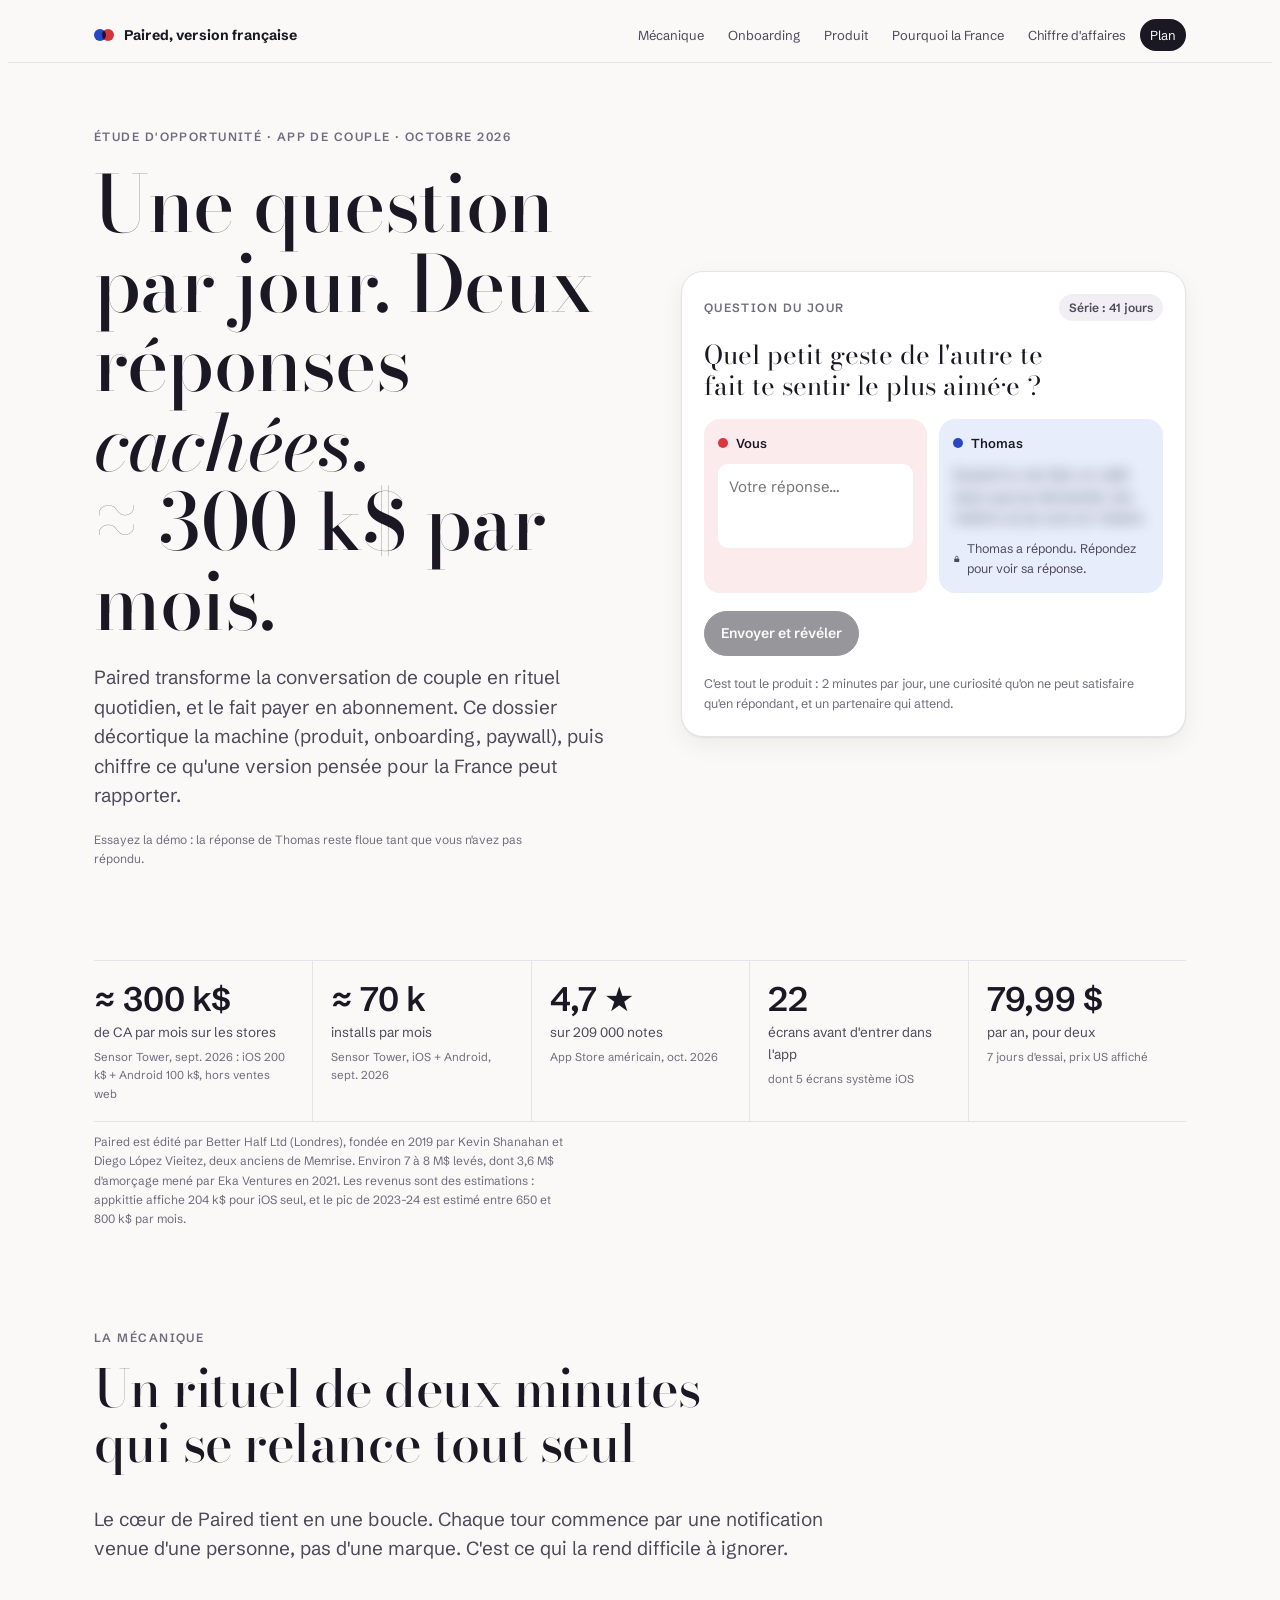
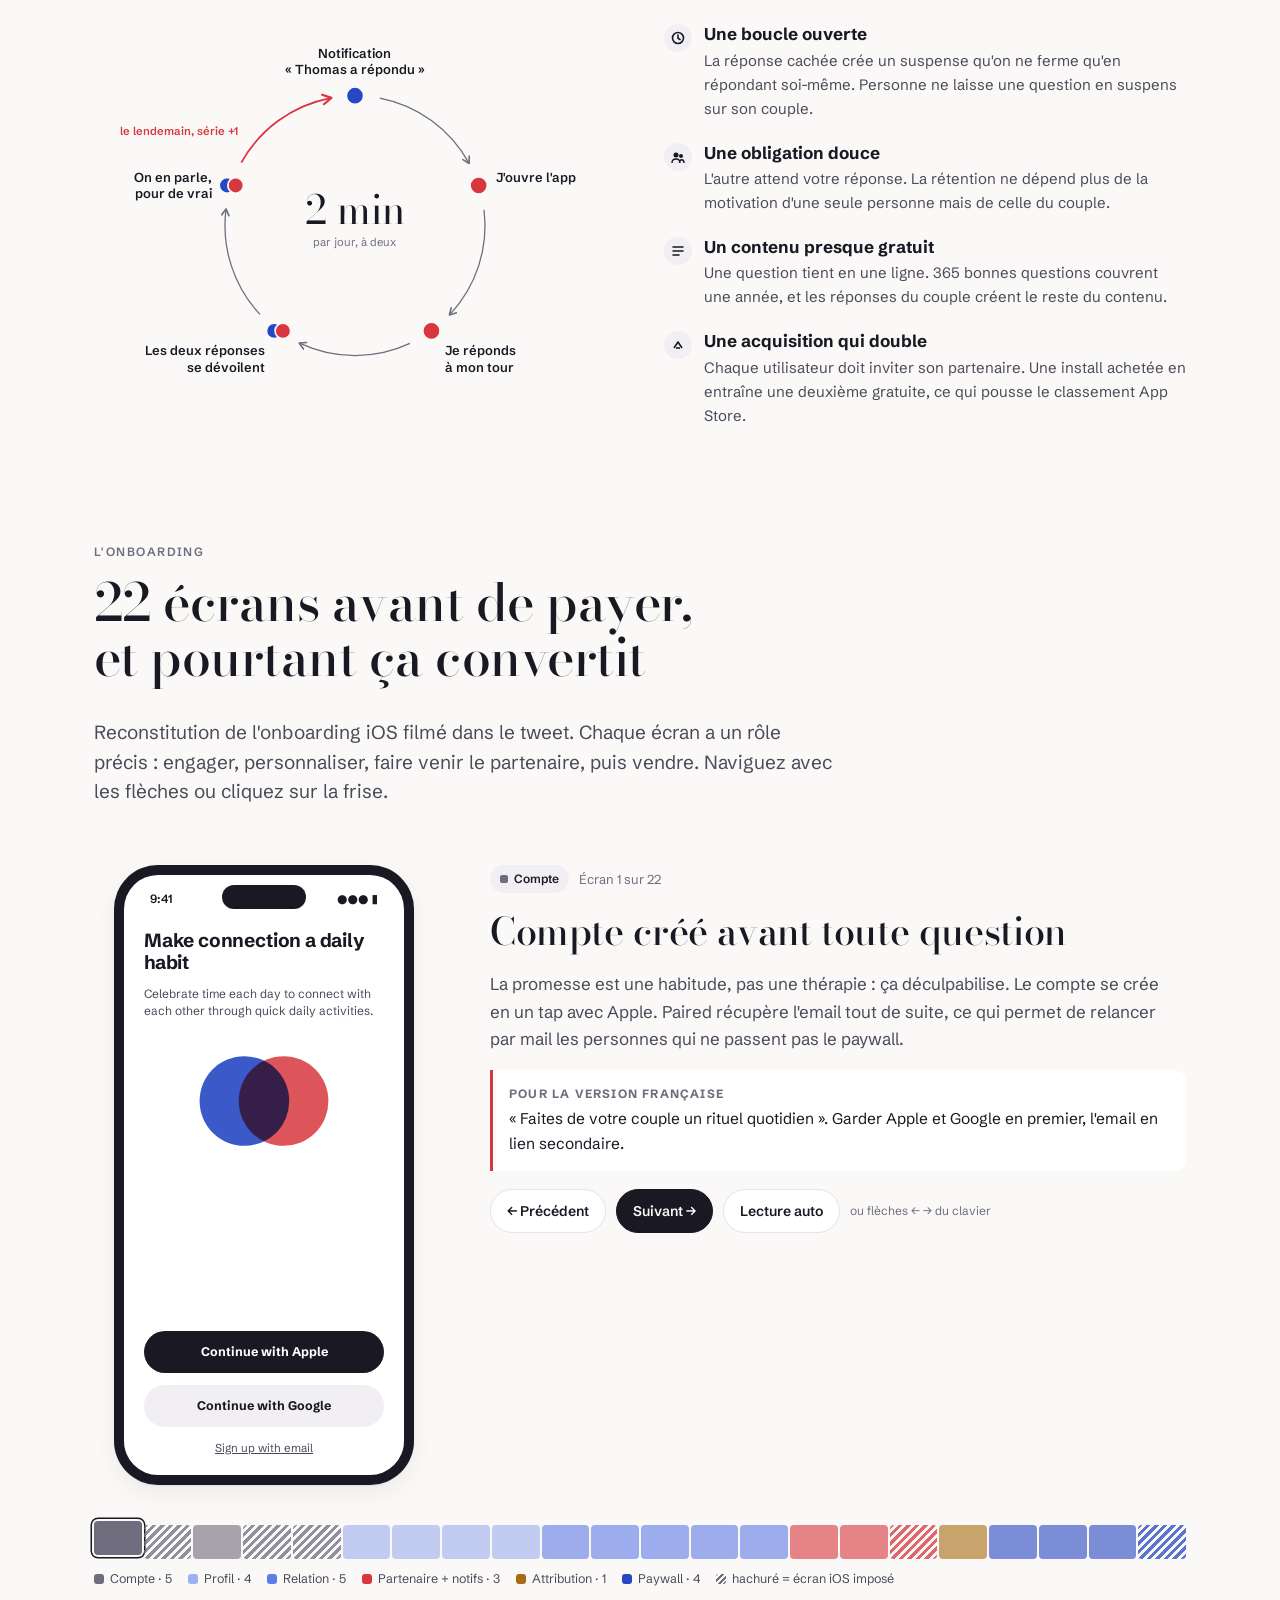
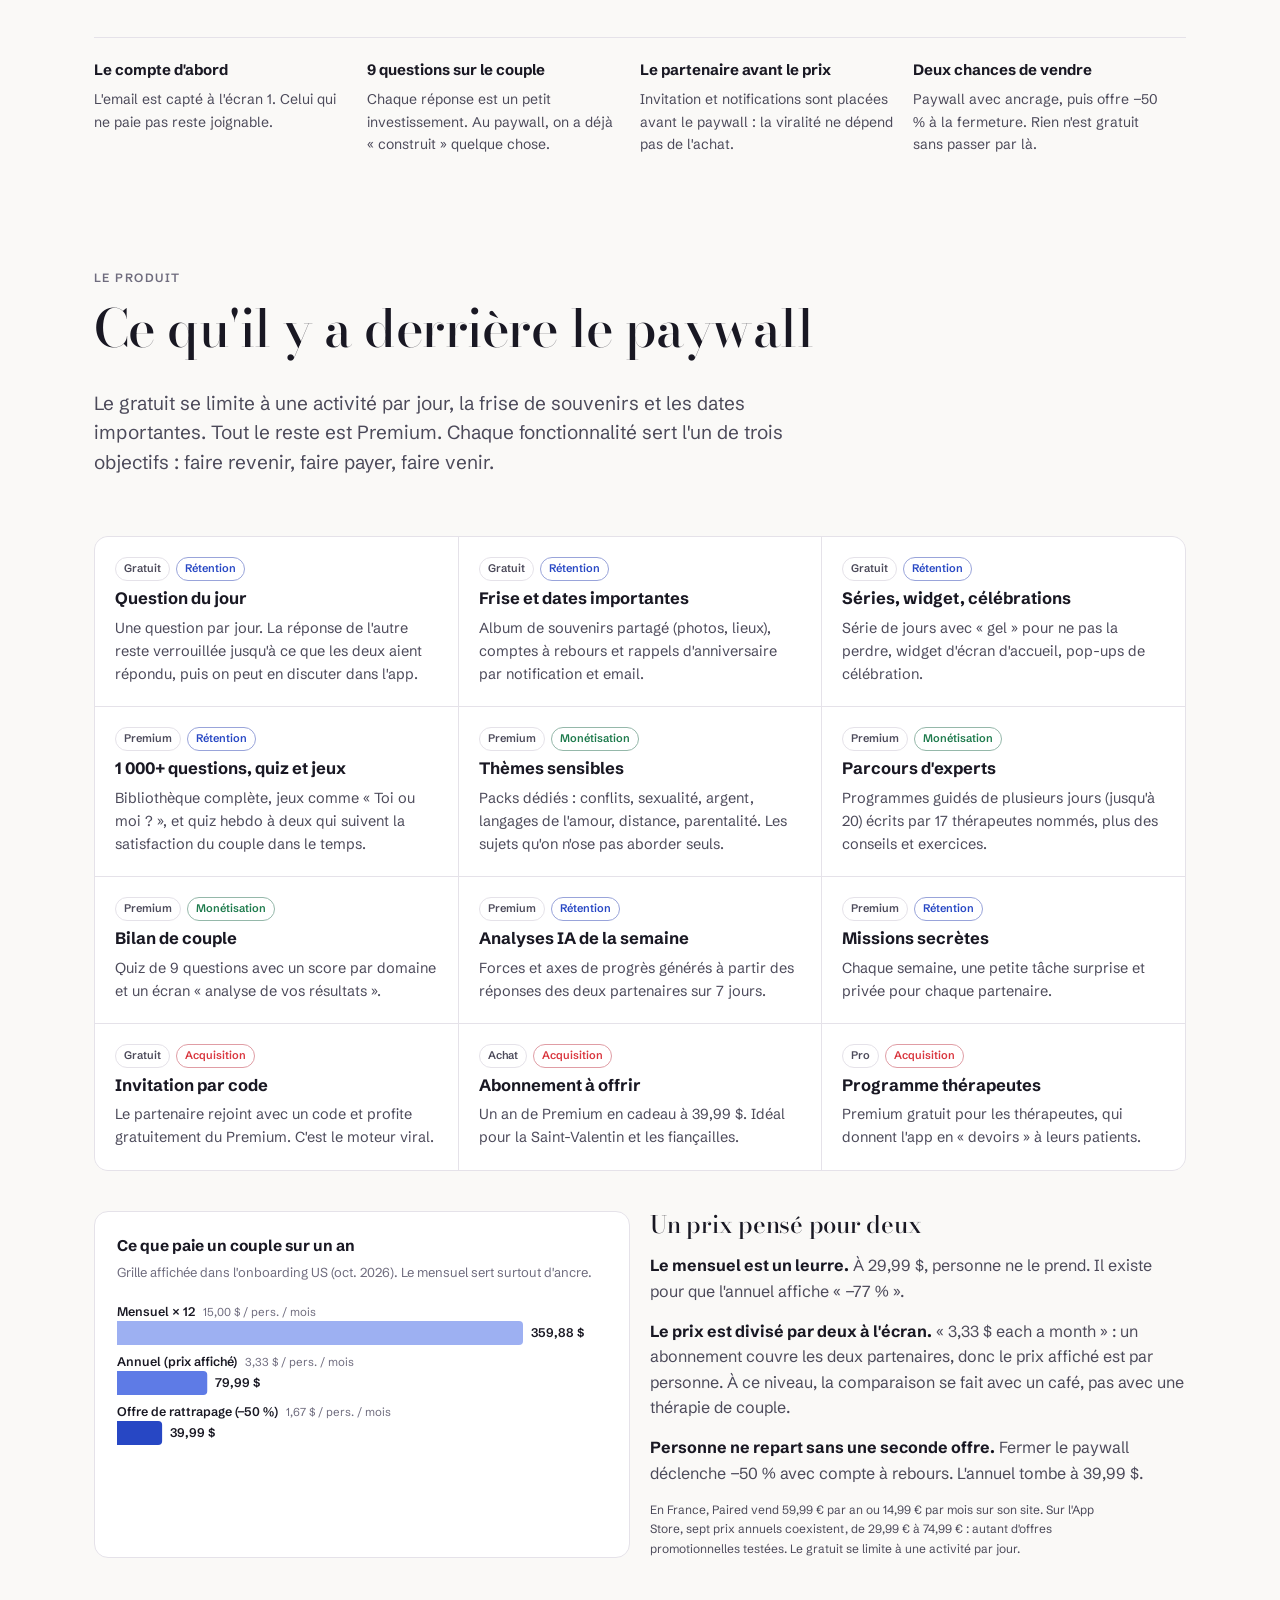
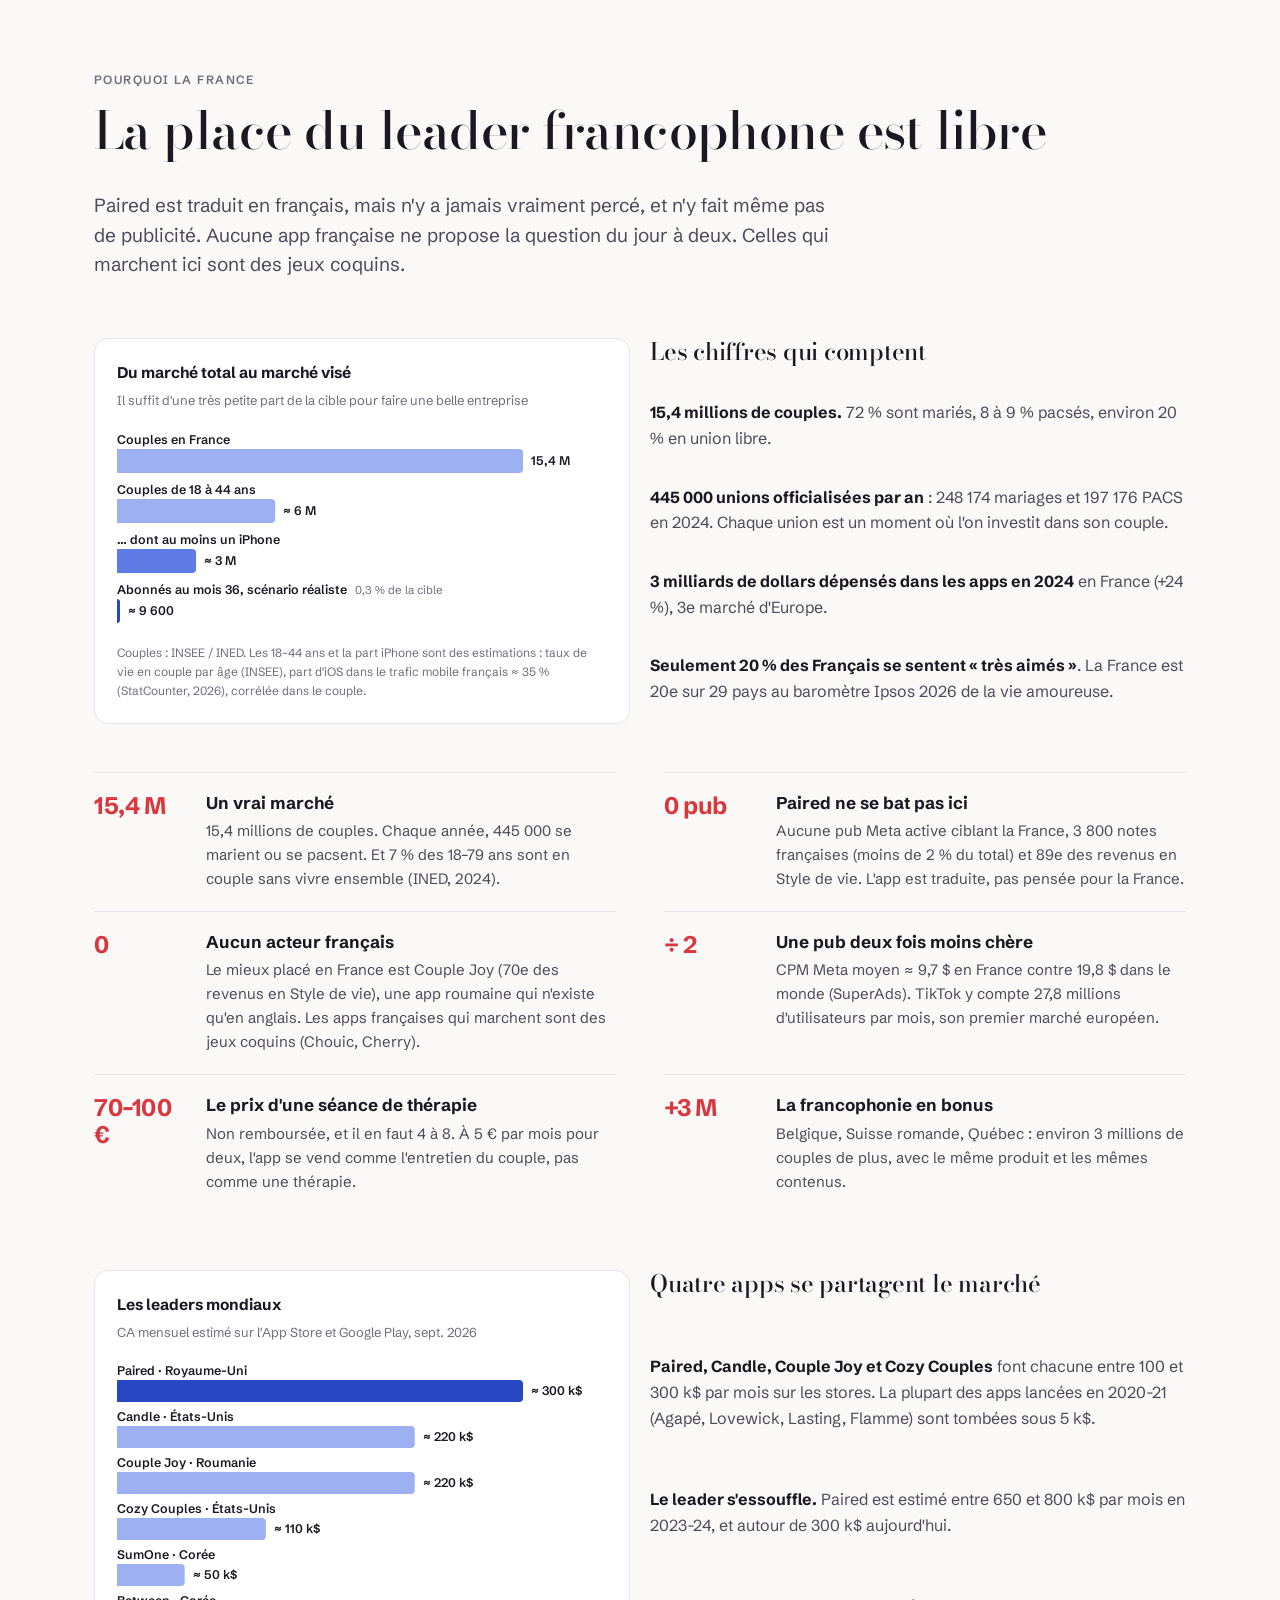
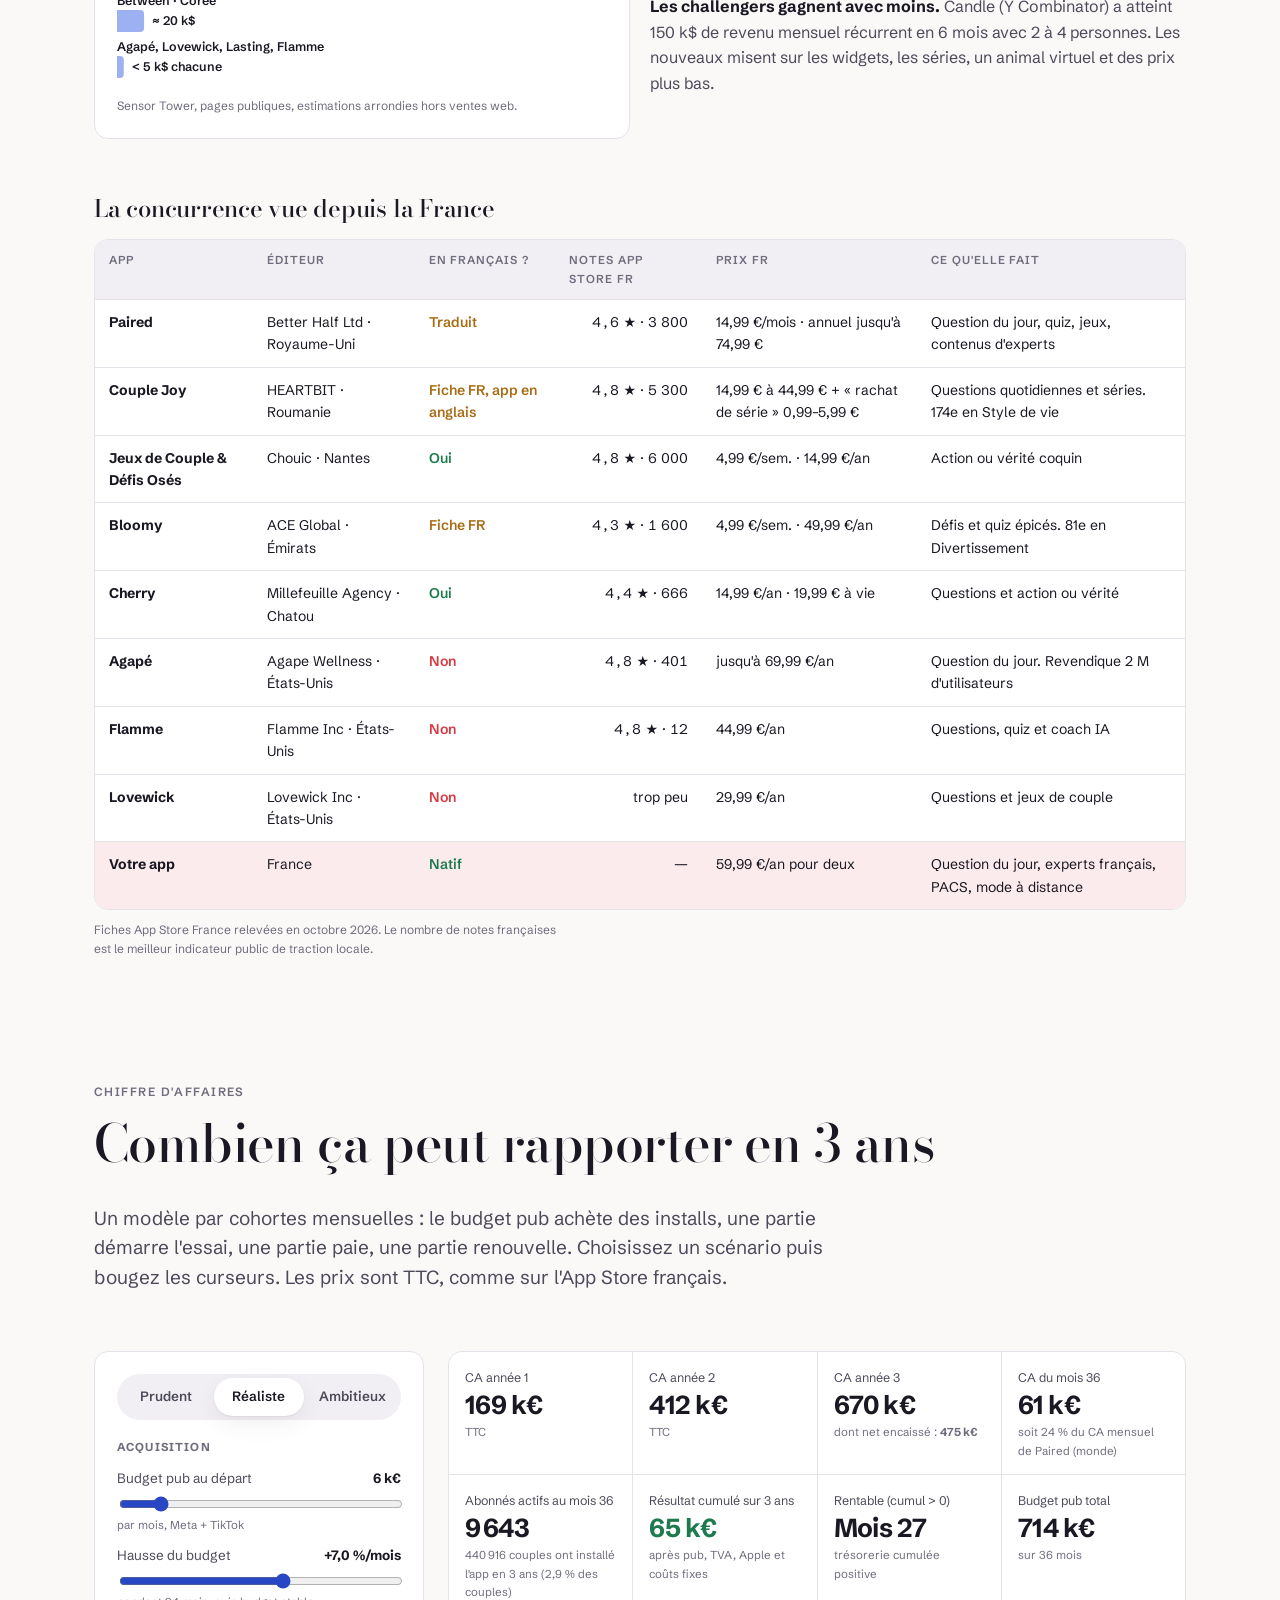
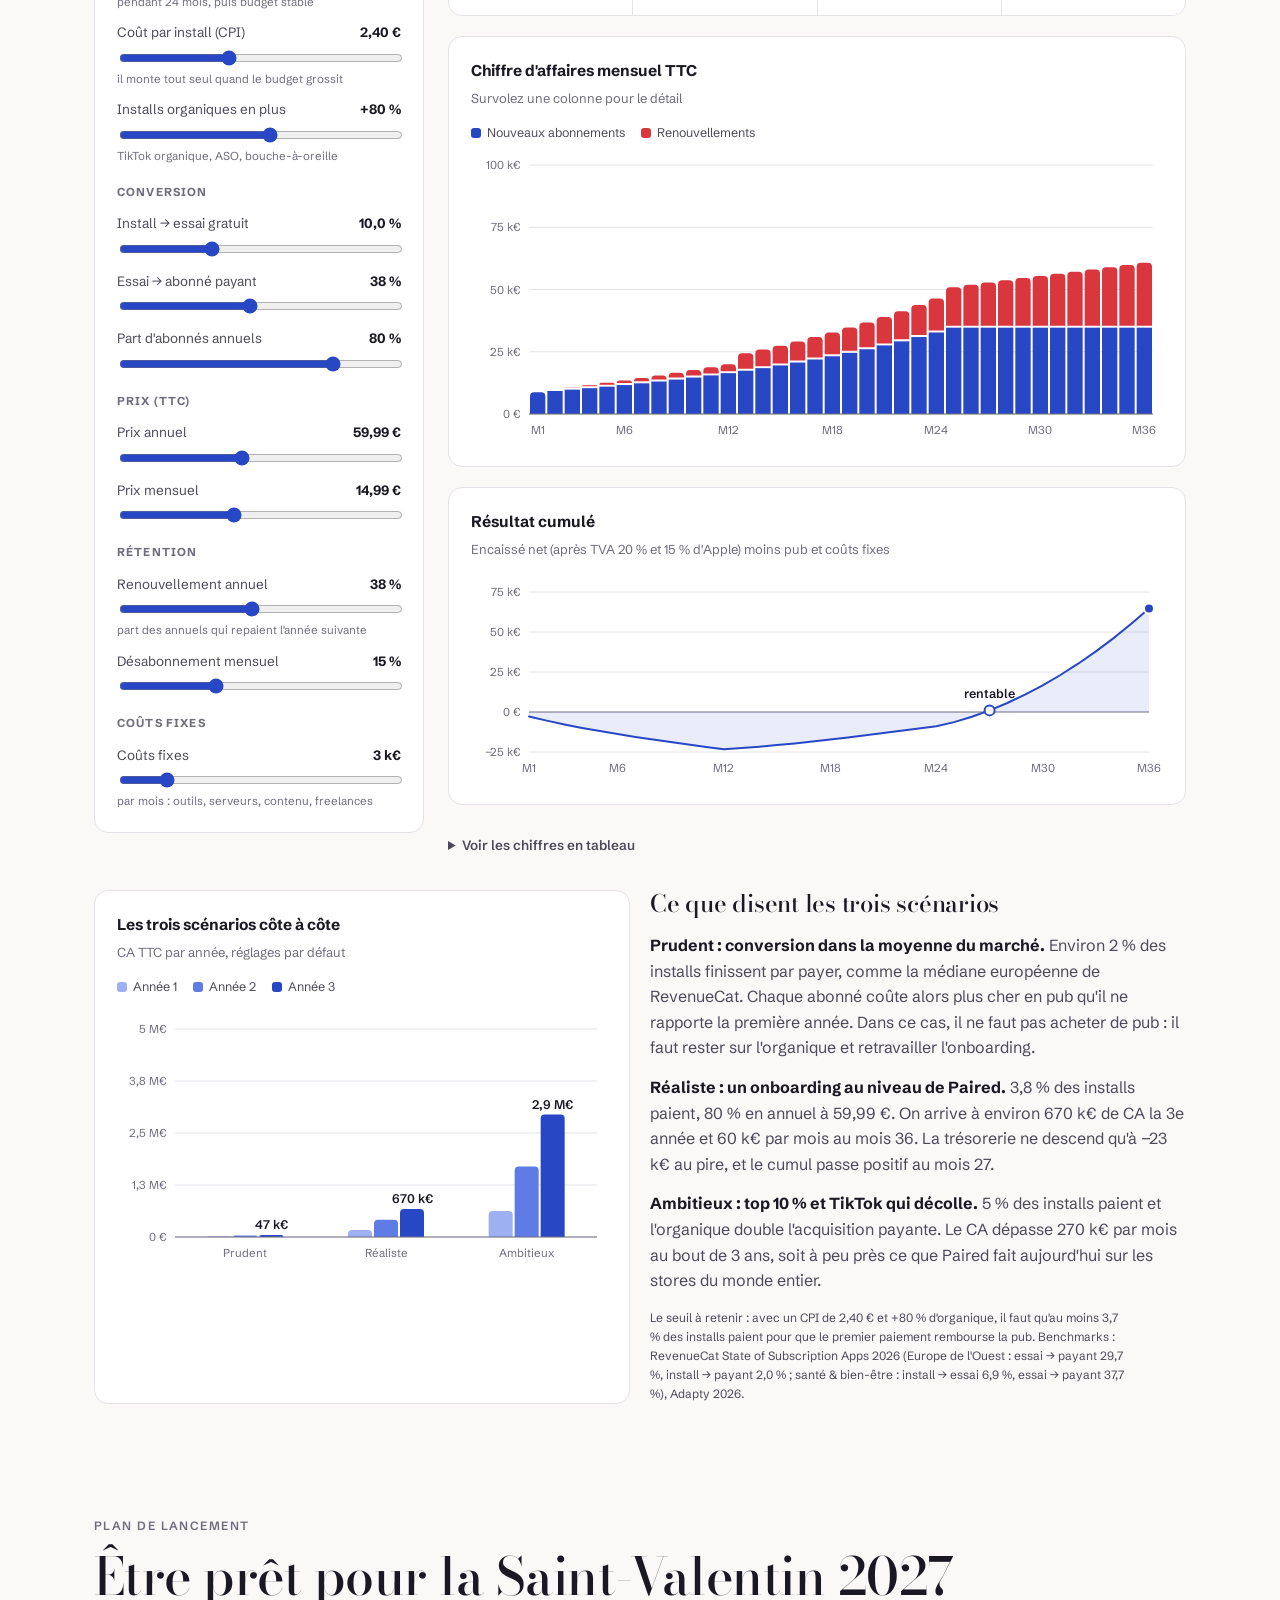
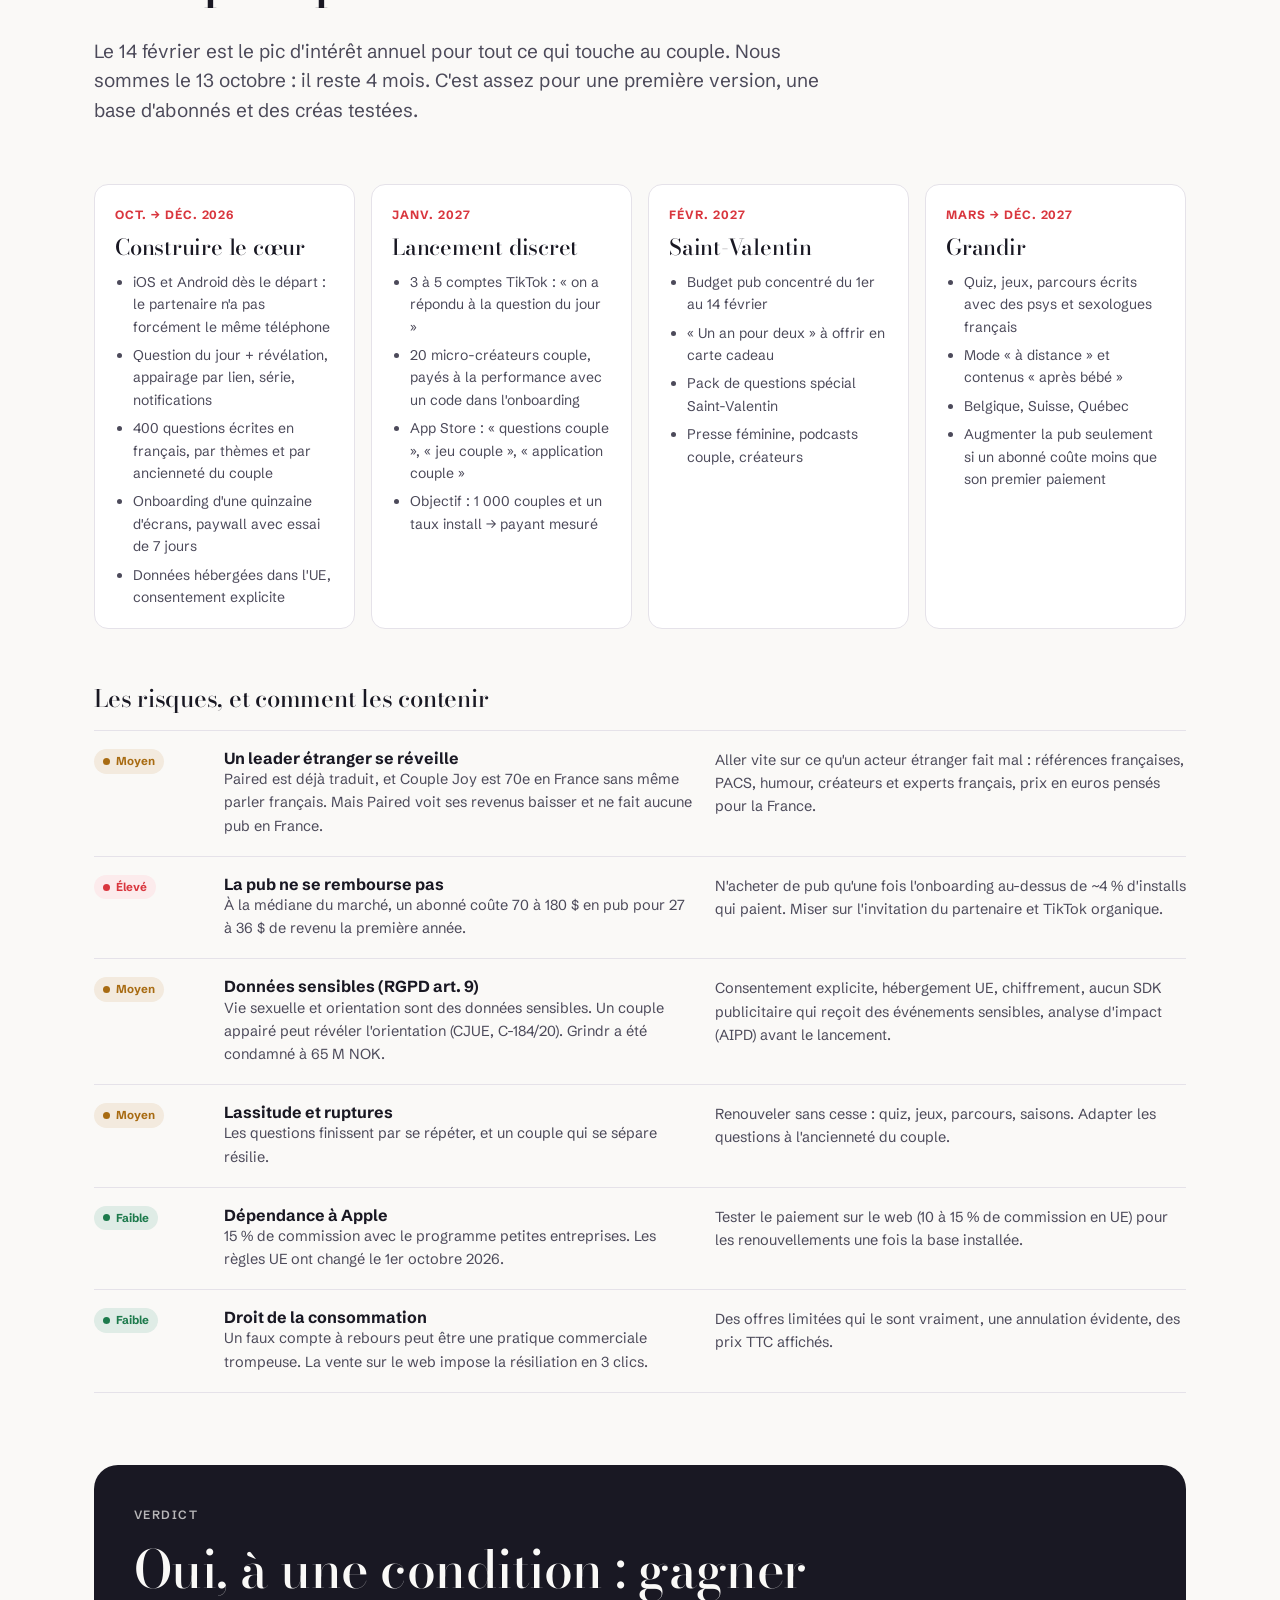
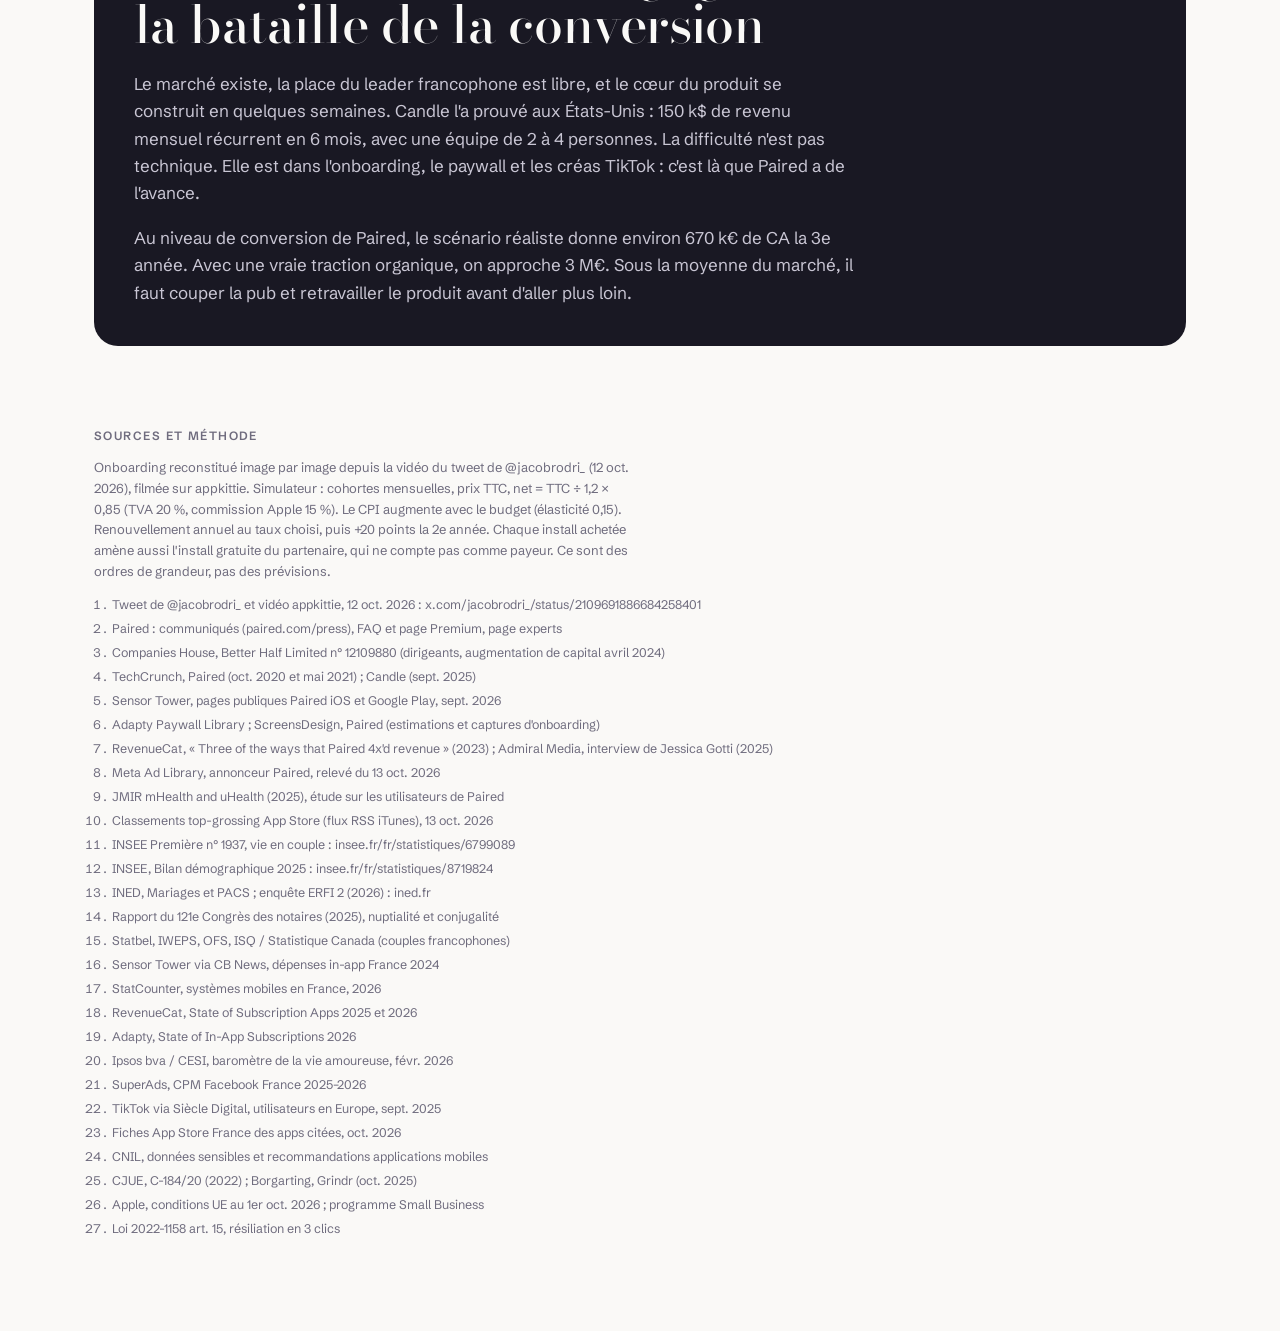
<file: rapport/index.html>
<!doctype html><meta charset="utf-8"><meta name="viewport" content="width=device-width,initial-scale=1,viewport-fit=cover"><title>Paired, version française</title>
<link rel="preconnect" href="https://fonts.googleapis.com">
<link rel="preconnect" href="https://fonts.gstatic.com" crossorigin>
<link rel="stylesheet" href="https://fonts.googleapis.com/css2?family=Bodoni+Moda:ital,opsz,wght@0,6..96,400..700;1,6..96,400..700&family=Schibsted+Grotesk:ital,wght@0,400..800;1,400..800&display=swap">
<style>
/* Dossier éditorial en une colonne large ; les deux partenaires = bleu et rouge (clin d'œil France), le papier reste neutre */
:root {
  --paper: #FAF9F7;
  --card: #FFFFFF;
  --ink: #191823;
  --ink-2: #4C4A5A;
  --ink-3: #6F6C7E;
  --rule: #E5E2E9;
  --wash: #F1EFF3;
  --bleu: #2747C4;
  --rouge: #D9363E;
  --bleu-soft: #E8EDFC;
  --rouge-soft: #FCEBEC;
  --ord-1: #9DB0F2;
  --ord-2: #5E7BE6;
  --ord-3: #2747C4;
  --good: #1D7A4C;
  --warn: #A86B12;
  --shadow: 0 1px 2px rgba(25, 24, 35, .06), 0 8px 24px rgba(25, 24, 35, .06);
  --inv-bg: #191823;
  --inv-fg: #FAF9F7;
  --inv-muted: #C9C6D4;
  --f-display: "Bodoni Moda", "Bodoni 72", Didot, "Libre Bodoni", Georgia, serif;
  --f-body: "Schibsted Grotesk", system-ui, -apple-system, "Segoe UI", Roboto, sans-serif;
  --radius: 14px;
}
@media (prefers-color-scheme: dark) {
  :root:not([data-theme="light"]) {
    --paper: #111018; --card: #1B1A24; --ink: #F1F0F6; --ink-2: #C3C0D0; --ink-3: #9A97AB;
    --rule: #2E2C3B; --wash: #23222E; --bleu: #6280F2; --rouge: #E2535B;
    --bleu-soft: #1E2548; --rouge-soft: #3A1D24; --ord-1: #3A4FA6; --ord-2: #5470E0; --ord-3: #97ABFB;
    --good: #4FBF85; --warn: #E0A84A; --shadow: 0 1px 2px rgba(0,0,0,.4), 0 8px 24px rgba(0,0,0,.3);
    --inv-bg: #262438; --inv-fg: #F1F0F6; --inv-muted: #C3C0D0;
    color-scheme: dark;
  }
}
:root[data-theme="dark"] {
  --paper: #111018; --card: #1B1A24; --ink: #F1F0F6; --ink-2: #C3C0D0; --ink-3: #9A97AB;
  --rule: #2E2C3B; --wash: #23222E; --bleu: #6280F2; --rouge: #E2535B;
  --bleu-soft: #1E2548; --rouge-soft: #3A1D24; --ord-1: #3A4FA6; --ord-2: #5470E0; --ord-3: #97ABFB;
  --good: #4FBF85; --warn: #E0A84A; --shadow: 0 1px 2px rgba(0,0,0,.4), 0 8px 24px rgba(0,0,0,.3);
    --inv-bg: #262438; --inv-fg: #F1F0F6; --inv-muted: #C3C0D0;
  color-scheme: dark;
}

* { box-sizing: border-box; }
html { scroll-behavior: smooth; }
@media (prefers-reduced-motion: reduce) { html { scroll-behavior: auto; } *, *::before, *::after { transition: none !important; animation: none !important; } }
body { background: var(--paper); color: var(--ink); font-family: var(--f-body); font-size: 16px; line-height: 1.6; -webkit-font-smoothing: antialiased; }
.wrap { max-width: 1140px; margin: 0 auto; padding-inline: 24px; }
@media (max-width: 600px) { .wrap { padding-inline: 16px; } }
a { color: var(--bleu); text-underline-offset: 3px; }
:focus-visible { outline: 2px solid var(--bleu); outline-offset: 2px; border-radius: 4px; }
.num { font-variant-numeric: tabular-nums; }

/* ---------- barre du haut ---------- */
.top { position: sticky; top: env(safe-area-inset-top, 0px); z-index: 20; background: color-mix(in srgb, var(--paper) 88%, transparent); backdrop-filter: blur(10px); -webkit-backdrop-filter: blur(10px); border-bottom: 1px solid var(--rule); }
.top .wrap { display: flex; align-items: center; gap: 20px; height: 54px; }
.brand { display: flex; align-items: center; gap: 10px; font-weight: 700; font-size: 14px; letter-spacing: .01em; white-space: nowrap; color: var(--ink); text-decoration: none; }
.brand .dots { display: inline-flex; }
.brand .dots i { width: 12px; height: 12px; border-radius: 50%; display: block; }
.brand .dots i:first-child { background: var(--bleu); }
.brand .dots i:last-child { background: var(--rouge); margin-left: -4px; mix-blend-mode: multiply; }
:root[data-theme="dark"] .brand .dots i:last-child { mix-blend-mode: screen; }
@media (prefers-color-scheme: dark) { :root:not([data-theme="light"]) .brand .dots i:last-child { mix-blend-mode: screen; } }
.nav { display: flex; gap: 4px; overflow-x: auto; scrollbar-width: none; margin-left: auto; }
.nav::-webkit-scrollbar { display: none; }
.nav a { font-size: 13px; color: var(--ink-2); text-decoration: none; padding: 6px 10px; border-radius: 999px; white-space: nowrap; }
.nav a:hover { background: var(--wash); color: var(--ink); }
.nav a.on { background: var(--ink); color: var(--paper); }
@media (max-width: 760px) { .brand span.t { display: none; } }

/* ---------- typo ---------- */
h1, h2, h3 { font-family: var(--f-display); font-weight: 500; text-wrap: balance; margin: 0; letter-spacing: -0.01em; }
h1 { font-size: clamp(40px, 6.4vw, 78px); line-height: 1.02; }
h1 em, h2 em { font-style: italic; }
h2 { font-size: clamp(32px, 4.4vw, 52px); line-height: 1.06; }
h3 { font-size: 24px; line-height: 1.2; }
.kicker { font-size: 12px; text-transform: uppercase; letter-spacing: .12em; font-weight: 600; color: var(--ink-3); }
.lede { font-size: 19px; line-height: 1.55; color: var(--ink-2); max-width: 62ch; }
p { max-width: 68ch; }
.small { font-size: 13px; color: var(--ink-3); }
.src { font-size: 12px; color: var(--ink-3); }
.src a { color: inherit; }

section.ch { padding-block: 88px 24px; scroll-margin-top: 60px; }
.ch-head { display: grid; gap: 14px; margin-bottom: 40px; }
@media (max-width: 600px) { section.ch { padding-block: 64px 12px; } }

/* ---------- hero ---------- */
.hero { padding-block: 64px 24px; display: grid; grid-template-columns: 1.05fr 1fr; gap: 56px; align-items: center; }
.hero > * { min-width: 0; }
@media (max-width: 920px) { .hero { grid-template-columns: 1fr; gap: 40px; padding-block: 40px 8px; } }
.hero .lede { margin-top: 22px; }
.hero h1 .amt { white-space: nowrap; }
.hero-note { margin-top: 18px; }

/* démo question du jour */
.qotd { background: var(--card); border: 1px solid var(--rule); border-radius: 22px; box-shadow: var(--shadow); padding: 22px; display: grid; gap: 18px; }
.qotd-top { display: flex; justify-content: space-between; align-items: center; gap: 12px; flex-wrap: wrap; }
.streak { font-size: 12px; font-weight: 600; color: var(--ink-2); background: var(--wash); padding: 4px 10px; border-radius: 999px; }
.qotd-q { font-family: var(--f-display); font-size: 26px; line-height: 1.2; text-wrap: balance; min-height: 2.4em; }
.pair { display: grid; grid-template-columns: 1fr 1fr; gap: 12px; }
@media (max-width: 480px) { .pair { grid-template-columns: 1fr; } }
.ans { border-radius: 16px; padding: 14px; display: grid; gap: 10px; align-content: start; min-height: 172px; min-width: 0; }
.ans.me { background: var(--rouge-soft); }
.ans.them { background: var(--bleu-soft); position: relative; }
.who { display: flex; align-items: center; gap: 8px; font-size: 13px; font-weight: 600; }
.who i { width: 10px; height: 10px; border-radius: 50%; display: block; }
.me .who i { background: var(--rouge); }
.them .who i { background: var(--bleu); }
.ans textarea { width: 100%; min-height: 84px; resize: none; border: 1px solid transparent; border-radius: 10px; padding: 10px; font: inherit; font-size: 15px; background: var(--card); color: var(--ink); }
.ans textarea:focus { outline: none; border-color: var(--rouge); }
.ans .said { font-size: 15px; line-height: 1.45; overflow-wrap: anywhere; }
.them .said { transition: filter .7s ease, opacity .7s ease; }
.them.locked .said { filter: blur(7px); opacity: .75; user-select: none; }
.lockmsg { font-size: 12.5px; color: var(--ink-2); display: flex; gap: 6px; align-items: center; }
.them:not(.locked) .lockmsg { display: none; }
.qotd-actions { display: flex; gap: 10px; flex-wrap: wrap; align-items: center; }
.btn { appearance: none; border: 1px solid var(--rule); background: var(--card); color: var(--ink); font: inherit; font-size: 14px; font-weight: 600; padding: 10px 16px; border-radius: 999px; cursor: pointer; }
.btn:hover { border-color: var(--ink-3); }
.btn.primary { background: var(--ink); color: var(--paper); border-color: var(--ink); }
.btn.primary:hover { opacity: .9; }
.btn:disabled { opacity: .45; cursor: not-allowed; }
.qotd-foot { font-size: 12.5px; color: var(--ink-3); }

/* ---------- chiffres clés ---------- */
.figs { display: grid; grid-template-columns: repeat(5, minmax(0, 1fr)); border-top: 1px solid var(--rule); border-bottom: 1px solid var(--rule); margin-top: 56px; }
.fig { padding: 20px 18px 18px; border-left: 1px solid var(--rule); display: grid; gap: 4px; align-content: start; }
.fig:first-child { border-left: 0; padding-left: 0; }
.fig .v { font-size: 34px; font-weight: 600; letter-spacing: -0.02em; line-height: 1.1; }
.fig .l { font-size: 13.5px; color: var(--ink-2); }
.fig .s { font-size: 11.5px; color: var(--ink-3); }
@media (max-width: 920px) { .figs { grid-template-columns: repeat(2, minmax(0, 1fr)); } .fig { border-left: 0; padding-left: 0; border-top: 1px solid var(--rule); } .fig:nth-child(-n+2) { border-top: 0; } .fig:nth-child(even) { padding-left: 16px; border-left: 1px solid var(--rule); } .fig:last-child:nth-child(odd) { grid-column: 1 / -1; } }

/* ---------- mécanique ---------- */
.mech { display: grid; grid-template-columns: 1fr 1fr; gap: 48px; align-items: center; }
.mech > * { min-width: 0; }
@media (max-width: 920px) { .mech { grid-template-columns: 1fr; } }
.loop svg { width: 100%; height: auto; display: block; max-width: 520px; margin: 0 auto; }
.loop text { fill: var(--ink); font-family: var(--f-body); }
.points { display: grid; gap: 22px; }
.point { display: grid; grid-template-columns: 28px 1fr; gap: 12px; }
.point .ic { width: 28px; height: 28px; border-radius: 50%; display: grid; place-items: center; background: var(--wash); color: var(--ink); }
.point h3 { font-family: var(--f-body); font-size: 17px; font-weight: 700; letter-spacing: 0; }
.point p { margin: 4px 0 0; color: var(--ink-2); font-size: 15px; }

/* ---------- onboarding ---------- */
.ob { display: grid; grid-template-columns: 340px 1fr; gap: 56px; align-items: start; }
.ob > * { min-width: 0; }
@media (max-width: 860px) { .ob { grid-template-columns: 1fr; gap: 28px; } }
.phone { width: 300px; max-width: 100%; aspect-ratio: 300 / 620; margin: 0 auto; border-radius: 44px; background: var(--ink); padding: 10px; box-shadow: var(--shadow); position: relative; }
.screen { position: absolute; inset: 10px; border-radius: 34px; background: var(--card); overflow: hidden; display: flex; flex-direction: column; color: var(--ink); }
.sbar { display: flex; justify-content: space-between; padding: 14px 26px 6px; font-size: 12px; font-weight: 600; }
.island { position: absolute; top: 10px; left: 50%; transform: translateX(-50%); width: 84px; height: 24px; border-radius: 999px; background: var(--ink); }
.scr-body { flex: 1; display: flex; flex-direction: column; padding: 14px 20px 18px; gap: 12px; min-height: 0; }
.scr-skip { align-self: flex-end; font-size: 11px; color: var(--ink-3); font-weight: 600; }
.scr-title { font-size: 19px; line-height: 1.2; font-weight: 700; letter-spacing: -0.01em; }
.scr-sub { font-size: 12px; color: var(--ink-2); line-height: 1.4; }
.scr-illus { flex: 1; display: grid; place-items: center; min-height: 120px; }
.scr-illus svg { width: 70%; max-width: 180px; height: auto; }
.scr-opts { display: grid; gap: 7px; }
.scr-opt { border: 1px solid var(--rule); border-radius: 10px; padding: 9px 11px; font-size: 12px; display: flex; align-items: center; gap: 8px; }
.scr-opt::before { content: ""; width: 12px; height: 12px; border-radius: 50%; border: 1.5px solid var(--ink-3); flex: none; }
.scr-opt.sel { border-color: var(--bleu); background: var(--bleu-soft); }
.scr-opt.sel::before { border-color: var(--bleu); background: radial-gradient(circle, var(--bleu) 45%, transparent 50%); }
.scr-field { border: 1px solid var(--rule); border-radius: 10px; padding: 8px 11px; display: grid; gap: 2px; }
.scr-field small { font-size: 10px; color: var(--ink-3); }
.scr-field span { font-size: 12.5px; }
.scr-spacer { flex: 1; }
.scr-btn { background: var(--ink); color: var(--card); text-align: center; border-radius: 999px; padding: 11px; font-size: 12.5px; font-weight: 700; }
.scr-btn.alt { background: var(--wash); color: var(--ink); }
.scr-link { text-align: center; font-size: 11.5px; color: var(--ink-2); text-decoration: underline; }
.scr-picker { border-radius: 12px; background: var(--wash); display: grid; grid-template-columns: 1.6fr .8fr 1fr; text-align: center; font-size: 12px; padding: 8px 0; }
.scr-picker div { display: grid; gap: 4px; color: var(--ink-3); }
.scr-picker b { color: var(--ink); background: var(--card); padding: 4px 0; }
.scr-card { border-radius: 14px; background: var(--wash); padding: 16px; text-align: center; display: grid; gap: 10px; place-items: center; font-size: 12px; font-weight: 600; }
.scr-notif { border-radius: 14px; background: var(--wash); padding: 10px; font-size: 11px; display: grid; gap: 2px; box-shadow: var(--shadow); }
.scr-cmp { display: grid; grid-template-columns: 1fr 1.15fr; gap: 6px; font-size: 10.5px; line-height: 1.3; }
.scr-cmp > div { border-radius: 12px; padding: 10px; display: grid; gap: 7px; align-content: start; }
.scr-cmp .wo { background: var(--wash); color: var(--ink-2); }
.scr-cmp .wi { background: var(--bleu-soft); }
.scr-cmp b { font-size: 11.5px; }
.pw-trial { display: flex; align-items: center; gap: 8px; border: 1px solid var(--rule); border-radius: 10px; padding: 8px 10px; font-size: 11.5px; }
.pw-trial i { width: 14px; height: 14px; border-radius: 50%; background: var(--good); display: block; flex: none; }
.pw-plan { border: 1px solid var(--rule); border-radius: 12px; padding: 9px 11px; display: grid; grid-template-columns: 1fr auto; gap: 2px 8px; font-size: 11px; }
.pw-plan.sel { border: 2px solid var(--bleu); }
.pw-plan b { font-size: 13px; }
.pw-plan .r { text-align: right; }
.pw-tag { grid-column: 1 / -1; justify-self: start; font-size: 9px; font-weight: 700; letter-spacing: .08em; background: var(--bleu); color: #fff; padding: 2px 7px; border-radius: 999px; }
.pw-stars { text-align: center; font-size: 11px; color: var(--ink-2); }
.pw-stars span { color: var(--warn); letter-spacing: 2px; font-size: 13px; }
.off-big { font-size: 40px; font-weight: 800; text-align: center; letter-spacing: -0.03em; line-height: 1; }
.off-timer { justify-self: center; align-self: center; font-size: 11px; background: var(--wash); border-radius: 999px; padding: 4px 10px; text-align: center; }
.off-price { text-align: center; font-size: 13px; }
.off-price s { color: var(--ink-3); }
.dim { position: absolute; inset: 0; background: rgba(10, 10, 20, .35); }
.sheet { position: absolute; left: 8px; right: 8px; bottom: 8px; background: var(--card); border-radius: 22px; padding: 16px; display: grid; gap: 9px; box-shadow: 0 -4px 30px rgba(0,0,0,.18); }
.sheet .bar { width: 36px; height: 4px; border-radius: 4px; background: var(--rule); justify-self: center; }
.sheet .row { height: 26px; border-radius: 8px; background: var(--wash); }
.sheet .t { font-size: 13px; font-weight: 700; text-align: center; }
.alert { position: absolute; left: 34px; right: 34px; top: 38%; background: var(--card); border-radius: 16px; padding: 14px 12px 0; text-align: center; font-size: 11.5px; display: grid; gap: 6px; box-shadow: 0 8px 40px rgba(0,0,0,.25); }
.alert .acts { display: grid; grid-template-columns: 1fr 1fr; border-top: 1px solid var(--rule); margin-top: 6px; }
.alert .acts span { padding: 9px; color: var(--bleu); font-weight: 600; }
.alert .acts span + span { border-left: 1px solid var(--rule); }
.sys-tag { position: absolute; top: 44px; right: 14px; font-size: 9.5px; font-weight: 700; letter-spacing: .06em; text-transform: uppercase; background: var(--ink); color: var(--card); padding: 3px 7px; border-radius: 999px; z-index: 3; }

.ob-panel { display: grid; gap: 18px; align-content: start; }
.ob-meta { display: flex; gap: 10px; align-items: center; flex-wrap: wrap; }
.chip { font-size: 12px; font-weight: 600; padding: 4px 10px; border-radius: 999px; background: var(--wash); color: var(--ink); display: inline-flex; align-items: center; gap: 6px; }
.chip i { width: 8px; height: 8px; border-radius: 2px; display: block; }
.ob-count { font-size: 13px; color: var(--ink-3); }
.ob-lever { font-size: clamp(28px, 3.2vw, 38px); line-height: 1.1; }
.ob-why { font-size: 17px; color: var(--ink-2); margin: 0; }
.ob-fr { border-left: 3px solid var(--rouge); background: var(--card); padding: 14px 16px; border-radius: 0 12px 12px 0; display: grid; gap: 4px; }
.ob-fr b { font-size: 12px; text-transform: uppercase; letter-spacing: .1em; color: var(--ink-3); }
.ob-fr span { font-size: 15.5px; }
.ob-ctrl { display: flex; gap: 10px; align-items: center; flex-wrap: wrap; }
.ob-ctrl .hint { font-size: 12px; color: var(--ink-3); }

.strip { margin-top: 40px; display: grid; gap: 10px; }
.strip-bar { display: grid; grid-template-columns: repeat(22, minmax(0, 1fr)); gap: 2px; }
.strip-bar button { appearance: none; border: 0; height: 34px; border-radius: 4px; cursor: pointer; padding: 0; position: relative; background: var(--c); opacity: .6; transition: opacity .15s, transform .15s; }
.strip-bar button.sys { background: repeating-linear-gradient(135deg, var(--c) 0 3px, transparent 3px 6px); opacity: .75; }
.strip-bar button:hover { opacity: .75; }
.strip-bar button.on { opacity: 1; transform: translateY(-4px); box-shadow: 0 0 0 2px var(--paper), 0 0 0 3.5px var(--ink); }
.strip-legend { display: flex; flex-wrap: wrap; gap: 6px 16px; font-size: 12.5px; color: var(--ink-2); }
.strip-legend span { display: inline-flex; align-items: center; gap: 6px; }
.strip-legend i { width: 10px; height: 10px; border-radius: 3px; display: block; }
.strip-legend .sysk { background: repeating-linear-gradient(135deg, var(--ink-3) 0 2px, transparent 2px 4px); }

.takeaways { display: grid; grid-template-columns: repeat(4, minmax(0, 1fr)); gap: 0; margin-top: 48px; border-top: 1px solid var(--rule); }
.takeaways > div { padding: 20px 20px 0 0; display: grid; gap: 6px; align-content: start; }
.takeaways b { font-size: 15px; }
.takeaways span { font-size: 14px; color: var(--ink-2); }
@media (max-width: 860px) { .takeaways { grid-template-columns: 1fr 1fr; } }
@media (max-width: 480px) { .takeaways { grid-template-columns: 1fr; } }

/* ---------- fonctionnalités ---------- */
.feats { display: grid; grid-template-columns: repeat(3, minmax(0, 1fr)); gap: 1px; background: var(--rule); border: 1px solid var(--rule); border-radius: var(--radius); overflow: hidden; }
.feat { background: var(--card); padding: 20px; display: grid; gap: 8px; align-content: start; }
.feat h3 { font-family: var(--f-body); font-size: 16.5px; font-weight: 700; letter-spacing: 0; }
.feat p { margin: 0; font-size: 14.5px; color: var(--ink-2); }
.feat .tags { display: flex; gap: 6px; flex-wrap: wrap; }
.tag { font-size: 11px; font-weight: 600; padding: 2px 8px; border-radius: 999px; border: 1px solid var(--rule); color: var(--ink-2); }
.tag.ret { border-color: color-mix(in srgb, var(--bleu) 40%, var(--rule)); color: var(--bleu); }
.tag.acq { border-color: color-mix(in srgb, var(--rouge) 40%, var(--rule)); color: var(--rouge); }
.tag.mon { border-color: color-mix(in srgb, var(--good) 40%, var(--rule)); color: var(--good); }
@media (max-width: 860px) { .feats { grid-template-columns: 1fr 1fr; } }
@media (max-width: 540px) { .feats { grid-template-columns: 1fr; } }

/* ---------- graphiques ---------- */
.panel { background: var(--card); border: 1px solid var(--rule); border-radius: var(--radius); padding: 22px; min-width: 0; }
.panel-h { display: grid; gap: 4px; margin-bottom: 14px; }
.panel-h b { font-size: 15.5px; }
.panel-h span { font-size: 13px; color: var(--ink-3); }
.chart { position: relative; width: 100%; }
.chart svg { display: block; width: 100%; height: auto; overflow: visible; }
.chart text { font-family: var(--f-body); font-size: 11.5px; fill: var(--ink-3); }
.chart .lbl { fill: var(--ink); font-weight: 600; font-size: 12.5px; }
.chart .grid { stroke: var(--rule); stroke-width: 1; }
.chart .axis { stroke: var(--ink-3); stroke-width: 1; }
.tip { position: absolute; pointer-events: none; background: var(--ink); color: var(--paper); font-size: 12.5px; line-height: 1.45; padding: 8px 11px; border-radius: 10px; white-space: nowrap; transform: translate(-50%, calc(-100% - 12px)); opacity: 0; transition: opacity .12s; z-index: 5; }
.tip.show { opacity: 1; }
.tip i { display: inline-block; width: 8px; height: 8px; border-radius: 2px; margin-right: 6px; }
.legend { display: flex; gap: 16px; flex-wrap: wrap; font-size: 12.5px; color: var(--ink-2); margin-bottom: 10px; }
.legend span { display: inline-flex; gap: 6px; align-items: center; }
.legend i { width: 10px; height: 10px; border-radius: 3px; display: block; }

.two { display: grid; grid-template-columns: 1fr 1fr; gap: 20px; }
.two > * { min-width: 0; }
@media (max-width: 860px) { .two { grid-template-columns: 1fr; } }
.prose { display: grid; gap: 14px; }
.prose p { margin: 0; color: var(--ink-2); }
.prose strong { color: var(--ink); }

/* ---------- France ---------- */
.why { display: grid; grid-template-columns: repeat(2, minmax(0, 1fr)); gap: 0 48px; margin-top: 48px; }
.why > div { border-top: 1px solid var(--rule); padding-block: 20px; display: grid; grid-template-columns: 96px 1fr; gap: 16px; }
.why .n { font-size: 24px; font-weight: 700; letter-spacing: -0.02em; line-height: 1.1; color: var(--rouge); }
.why h3 { font-family: var(--f-body); font-size: 17px; font-weight: 700; letter-spacing: 0; }
.why p { margin: 6px 0 0; font-size: 15px; color: var(--ink-2); }
@media (max-width: 760px) { .why { grid-template-columns: 1fr; } }

.tbl-wrap { overflow-x: auto; border: 1px solid var(--rule); border-radius: var(--radius); background: var(--card); }
table { width: 100%; border-collapse: collapse; font-size: 14px; min-width: 720px; }
th, td { text-align: left; padding: 11px 14px; border-bottom: 1px solid var(--rule); vertical-align: top; }
th { font-size: 11.5px; text-transform: uppercase; letter-spacing: .08em; color: var(--ink-3); font-weight: 600; background: var(--wash); }
tr:last-child td { border-bottom: 0; }
td.n { text-align: right; font-variant-numeric: tabular-nums; white-space: nowrap; }
.yes { color: var(--good); font-weight: 600; }
.no { color: var(--rouge); font-weight: 600; }
.mid { color: var(--warn); font-weight: 600; }
tr.us td { background: var(--rouge-soft); }

/* ---------- simulateur ---------- */
.sim { display: grid; grid-template-columns: 330px 1fr; gap: 24px; align-items: start; }
.sim > * { min-width: 0; }
@media (max-width: 960px) { .sim { grid-template-columns: 1fr; } }
.ctrls { display: grid; gap: 18px; }
.seg { display: grid; grid-template-columns: repeat(3, 1fr); background: var(--wash); border-radius: 999px; padding: 4px; gap: 4px; }
.seg button { appearance: none; border: 0; background: transparent; font: inherit; font-size: 13.5px; font-weight: 600; padding: 8px 6px; border-radius: 999px; color: var(--ink-2); cursor: pointer; }
.seg button.on { background: var(--card); color: var(--ink); box-shadow: var(--shadow); }
.grp { display: grid; gap: 12px; }
.grp > b { font-size: 11.5px; text-transform: uppercase; letter-spacing: .1em; color: var(--ink-3); }
.sl { display: grid; gap: 4px; }
.sl label { display: flex; justify-content: space-between; gap: 10px; font-size: 13.5px; color: var(--ink-2); }
.sl label output { color: var(--ink); font-weight: 700; }
.sl input[type=range] { width: 100%; accent-color: var(--bleu); }
.sl small { font-size: 11.5px; color: var(--ink-3); line-height: 1.35; }
.kpis { display: grid; grid-template-columns: repeat(4, minmax(0, 1fr)); gap: 1px; background: var(--rule); border: 1px solid var(--rule); border-radius: var(--radius); overflow: hidden; margin-bottom: 20px; }
.kpi { background: var(--card); padding: 16px 16px 14px; display: grid; gap: 2px; align-content: start; }
.kpi .l { font-size: 12.5px; color: var(--ink-2); }
.kpi .v { font-size: 26px; font-weight: 700; letter-spacing: -0.02em; line-height: 1.2; }
.kpi .s { font-size: 11.5px; color: var(--ink-3); }
.kpi .v.neg { color: var(--rouge); }
.kpi .v.pos { color: var(--good); }
@media (max-width: 700px) { .kpis { grid-template-columns: 1fr 1fr; } }
.sim-charts { display: grid; gap: 20px; }
details.tablev { margin-top: 4px; }
details.tablev summary { cursor: pointer; font-size: 13.5px; font-weight: 600; color: var(--ink-2); padding: 6px 0; }
details.tablev table { min-width: 520px; font-size: 13px; }

/* ---------- plan ---------- */
.plan { display: grid; grid-template-columns: repeat(4, minmax(0, 1fr)); gap: 16px; }
.plan > div { background: var(--card); border: 1px solid var(--rule); border-radius: var(--radius); padding: 20px; display: grid; gap: 10px; align-content: start; }
.plan .when { font-size: 12px; font-weight: 700; letter-spacing: .08em; text-transform: uppercase; color: var(--rouge); }
.plan h3 { font-size: 22px; }
.plan ul { margin: 0; padding-left: 18px; font-size: 14px; color: var(--ink-2); display: grid; gap: 6px; }
@media (max-width: 960px) { .plan { grid-template-columns: 1fr 1fr; } }
@media (max-width: 540px) { .plan { grid-template-columns: 1fr; } }

.risks { display: grid; gap: 0; border-top: 1px solid var(--rule); }
.risk { display: grid; grid-template-columns: 110px 1fr 1fr; gap: 20px; padding-block: 18px; border-bottom: 1px solid var(--rule); }
.risk > * { min-width: 0; }
.risk h3 { font-family: var(--f-body); font-size: 16px; font-weight: 700; letter-spacing: 0; }
.risk p { margin: 0; font-size: 14.5px; color: var(--ink-2); }
.lvl { font-size: 11.5px; font-weight: 700; padding: 3px 9px; border-radius: 999px; justify-self: start; align-self: start; display: inline-flex; gap: 6px; align-items: center; }
.lvl::before { content: ""; width: 7px; height: 7px; border-radius: 50%; background: currentColor; }
.lvl.h { color: var(--rouge); background: var(--rouge-soft); }
.lvl.m { color: var(--warn); background: color-mix(in srgb, var(--warn) 14%, var(--card)); }
.lvl.l { color: var(--good); background: color-mix(in srgb, var(--good) 14%, var(--card)); }
@media (max-width: 760px) { .risk { grid-template-columns: 1fr; gap: 8px; } }

.verdict { margin-top: 72px; padding: 40px; border-radius: 24px; background: var(--inv-bg); color: var(--inv-fg); display: grid; gap: 18px; }
.verdict h2 { color: var(--inv-fg); }
.verdict p { color: var(--inv-muted); margin: 0; font-size: 17px; max-width: 72ch; }
@media (max-width: 600px) { .verdict { padding: 26px 20px; } }

footer { padding-block: 56px 72px; }
footer ol { font-size: 12.5px; color: var(--ink-3); padding-left: 18px; display: grid; gap: 4px; columns: 2; column-gap: 40px; }
footer ol li { break-inside: avoid; overflow-wrap: anywhere; }
@media (max-width: 760px) { footer ol { columns: 1; } }

</style>
<header class="top">
  <div class="wrap">
    <a class="brand" href="#top"><span class="dots"><i></i><i></i></span><span class="t">Paired, version française</span></a>
    <nav class="nav" aria-label="Sections">
      <a href="#mecanique">Mécanique</a>
      <a href="#onboarding">Onboarding</a>
      <a href="#produit">Produit</a>
      <a href="#france">Pourquoi la France</a>
      <a href="#ca">Chiffre d'affaires</a>
      <a href="#plan">Plan</a>
    </nav>
  </div>
</header>

<main id="top">
  <div class="wrap">
    <section class="hero">
      <div>
        <div class="kicker">Étude d'opportunité · app de couple · octobre 2026</div>
        <h1 style="margin-top:18px">Une question par jour. Deux réponses <em>cachées</em>. <span class="amt">≈ 300 k$</span> par mois.</h1>
        <p class="lede">Paired transforme la conversation de couple en rituel quotidien, et le fait payer en abonnement. Ce dossier décortique la machine (produit, onboarding, paywall), puis chiffre ce qu'une version pensée pour la France peut rapporter.</p>
        <p class="src hero-note">Essayez la démo : la réponse de Thomas reste floue tant que vous n'avez pas répondu.</p>
      </div>
      <div class="qotd" aria-label="Démo de la question du jour">
        <div class="qotd-top"><span class="kicker">Question du jour</span><span class="streak" id="streak"></span></div>
        <div class="qotd-q" id="q-text" aria-live="polite"></div>
        <div class="pair">
          <div class="ans me">
            <div class="who"><i></i>Vous</div>
            <label for="me-in" class="small" style="position:absolute;left:-9999px">Votre réponse</label>
            <textarea id="me-in" placeholder="Votre réponse…" maxlength="180"></textarea>
            <div class="said" id="me-said" hidden></div>
          </div>
          <div class="ans them locked" id="them">
            <div class="who"><i></i>Thomas</div>
            <div class="said" id="them-said" aria-hidden="false"></div>
            <div class="lockmsg"><svg width="12" height="12" viewBox="0 0 12 12" aria-hidden="true"><rect x="2" y="5" width="8" height="6" rx="1.5" fill="currentColor"/><path d="M4 5V3.5a2 2 0 0 1 4 0V5" fill="none" stroke="currentColor" stroke-width="1.4"/></svg>Thomas a répondu. Répondez pour voir sa réponse.</div>
          </div>
        </div>
        <div class="qotd-actions">
          <button class="btn primary" id="q-send" type="button" disabled>Envoyer et révéler</button>
          <button class="btn" id="q-next" type="button" hidden>Question suivante</button>
        </div>
        <div class="qotd-foot">C'est tout le produit : 2 minutes par jour, une curiosité qu'on ne peut satisfaire qu'en répondant, et un partenaire qui attend.</div>
      </div>
    </section>

    <div class="figs" id="figs">
<div class="fig"><span class="v">≈ 300 k$</span><span class="l">de CA par mois sur les stores</span><span class="s">Sensor Tower, sept. 2026 : iOS 200 k$ + Android 100 k$, hors ventes web</span></div>
<div class="fig"><span class="v">≈ 70 k</span><span class="l">installs par mois</span><span class="s">Sensor Tower, iOS + Android, sept. 2026</span></div>
<div class="fig"><span class="v">4,7 ★</span><span class="l">sur 209 000 notes</span><span class="s">App Store américain, oct. 2026</span></div>
<div class="fig"><span class="v">22</span><span class="l">écrans avant d'entrer dans l'app</span><span class="s">dont 5 écrans système iOS</span></div>
<div class="fig"><span class="v">79,99 $</span><span class="l">par an, pour deux</span><span class="s">7 jours d'essai, prix US affiché</span></div>
</div>
    <p class="src" style="margin-top:10px">Paired est édité par Better Half Ltd (Londres), fondée en 2019 par Kevin Shanahan et Diego López Vieitez, deux anciens de Memrise. Environ 7 à 8 M$ levés, dont 3,6 M$ d'amorçage mené par Eka Ventures en 2021. Les revenus sont des estimations : appkittie affiche 204 k$ pour iOS seul, et le pic de 2023-24 est estimé entre 650 et 800 k$ par mois.</p>

    <!-- ============ MÉCANIQUE ============ -->
    <section class="ch" id="mecanique">
      <div class="ch-head">
        <div class="kicker">La mécanique</div>
        <h2>Un rituel de deux minutes qui se relance tout seul</h2>
        <p class="lede">Le cœur de Paired tient en une boucle. Chaque tour commence par une notification venue d'une personne, pas d'une marque. C'est ce qui la rend difficile à ignorer.</p>
      </div>
      <div class="mech">
        <div class="loop" id="loop"><svg viewBox="0 0 600 470" role="img" aria-label="Boucle quotidienne : notification, ouverture, réponse, révélation, discussion, puis le lendemain">
<defs><marker id="ah" viewBox="0 0 10 10" refX="7" refY="5" markerWidth="7" markerHeight="7" orient="auto-start-reverse"><path d="M1 1L8 5L1 9" fill="none" stroke="var(--ink-3)" stroke-width="1.8" stroke-linecap="round" stroke-linejoin="round"/></marker>
<marker id="ahr" viewBox="0 0 10 10" refX="7" refY="5" markerWidth="7" markerHeight="7" orient="auto-start-reverse"><path d="M1 1L8 5L1 9" fill="none" stroke="var(--rouge)" stroke-width="1.8" stroke-linecap="round" stroke-linejoin="round"/></marker></defs>
<path d="M328.6,87.8 A150,150 0 0 1 431.2,162.3" fill="none" stroke="var(--ink-3)" stroke-width="1.5" marker-end="url(#ah)"/>
<path d="M448.9,216.7 A150,150 0 0 1 409.7,337.3" fill="none" stroke="var(--ink-3)" stroke-width="1.5" marker-end="url(#ah)"/>
<path d="M363.4,370.9 A150,150 0 0 1 236.6,370.9" fill="none" stroke="var(--ink-3)" stroke-width="1.5" marker-end="url(#ah)"/>
<path d="M190.3,337.3 A150,150 0 0 1 151.1,216.7" fill="none" stroke="var(--ink-3)" stroke-width="1.5" marker-end="url(#ah)"/>
<path d="M168.8,162.3 A150,150 0 0 1 271.4,87.8" fill="none" stroke="var(--rouge)" stroke-width="2" marker-end="url(#ahr)"/>
<circle cx="300.0" cy="85.0" r="10" fill="var(--bleu)" stroke="var(--paper)" stroke-width="2"/>
<circle cx="442.7" cy="188.6" r="10" fill="var(--rouge)" stroke="var(--paper)" stroke-width="2"/>
<circle cx="388.2" cy="356.4" r="10" fill="var(--rouge)" stroke="var(--paper)" stroke-width="2"/>
<circle cx="206.8" cy="356.4" r="9" fill="var(--bleu)" stroke="var(--paper)" stroke-width="2"/><circle cx="216.8" cy="356.4" r="9" fill="var(--rouge)" stroke="var(--paper)" stroke-width="2"/>
<circle cx="152.3" cy="188.6" r="9" fill="var(--bleu)" stroke="var(--paper)" stroke-width="2"/><circle cx="162.3" cy="188.6" r="9" fill="var(--rouge)" stroke="var(--paper)" stroke-width="2"/>
<text x="300.0" y="41.0" text-anchor="middle" style="font-size:15px;font-weight:600"><tspan x="300.0" dy="0">Notification</tspan><tspan x="300.0" dy="19">« Thomas a répondu »</tspan></text>
<text x="462.7" y="184.6" text-anchor="start" style="font-size:15px;font-weight:600"><tspan x="462.7" dy="0">J'ouvre l'app</tspan></text>
<text x="404.2" y="384.4" text-anchor="start" style="font-size:15px;font-weight:600"><tspan x="404.2" dy="0">Je réponds</tspan><tspan x="404.2" dy="19">à mon tour</tspan></text>
<text x="195.8" y="384.4" text-anchor="end" style="font-size:15px;font-weight:600"><tspan x="195.8" dy="0">Les deux réponses</tspan><tspan x="195.8" dy="19">se dévoilent</tspan></text>
<text x="135.3" y="184.6" text-anchor="end" style="font-size:15px;font-weight:600"><tspan x="135.3" dy="0">On en parle,</tspan><tspan x="135.3" dy="19">pour de vrai</tspan></text>
<text x="164.6" y="130.8" text-anchor="end" style="font-size:13px;fill:var(--rouge);font-weight:600">le lendemain, série +1</text>
<text x="300" y="233" text-anchor="middle" style="font-family:var(--f-display);font-size:46px">2 min</text>
<text x="300" y="259" text-anchor="middle" style="font-size:13px;fill:var(--ink-3)">par jour, à deux</text>
</svg></div>
        <div class="points">
          <div class="point"><span class="ic"><svg width="14" height="14" viewBox="0 0 14 14" aria-hidden="true"><circle cx="7" cy="7" r="5.5" fill="none" stroke="currentColor" stroke-width="1.6"/><path d="M7 4v3.2l2 1.3" stroke="currentColor" stroke-width="1.6" fill="none" stroke-linecap="round"/></svg></span><div><h3>Une boucle ouverte</h3><p>La réponse cachée crée un suspense qu'on ne ferme qu'en répondant soi-même. Personne ne laisse une question en suspens sur son couple.</p></div></div>
          <div class="point"><span class="ic"><svg width="14" height="14" viewBox="0 0 14 14" aria-hidden="true"><circle cx="5" cy="5" r="2.5" fill="currentColor"/><circle cx="10" cy="6" r="2" fill="currentColor"/><path d="M1 13c0-2.5 1.8-4 4-4s4 1.5 4 4M8.5 13c0-2 1-3.2 2.3-3.2S13 11 13 13" stroke="currentColor" stroke-width="1.4" fill="none"/></svg></span><div><h3>Une obligation douce</h3><p>L'autre attend votre réponse. La rétention ne dépend plus de la motivation d'une seule personne mais de celle du couple.</p></div></div>
          <div class="point"><span class="ic"><svg width="14" height="14" viewBox="0 0 14 14" aria-hidden="true"><path d="M2 3h10M2 7h10M2 11h6" stroke="currentColor" stroke-width="1.6" stroke-linecap="round"/></svg></span><div><h3>Un contenu presque gratuit</h3><p>Une question tient en une ligne. 365 bonnes questions couvrent une année, et les réponses du couple créent le reste du contenu.</p></div></div>
          <div class="point"><span class="ic"><svg width="14" height="14" viewBox="0 0 14 14" aria-hidden="true"><path d="M3 10l4-6 4 6" stroke="currentColor" stroke-width="1.6" fill="none" stroke-linejoin="round"/><path d="M5 10h4" stroke="currentColor" stroke-width="1.6"/></svg></span><div><h3>Une acquisition qui double</h3><p>Chaque utilisateur doit inviter son partenaire. Une install achetée en entraîne une deuxième gratuite, ce qui pousse le classement App Store.</p></div></div>
        </div>
      </div>
    </section>

    <!-- ============ ONBOARDING ============ -->
    <section class="ch" id="onboarding" tabindex="-1">
      <div class="ch-head">
        <div class="kicker">L'onboarding</div>
        <h2>22 écrans avant de payer, et pourtant ça convertit</h2>
        <p class="lede">Reconstitution de l'onboarding iOS filmé dans le tweet. Chaque écran a un rôle précis : engager, personnaliser, faire venir le partenaire, puis vendre. Naviguez avec les flèches ou cliquez sur la frise.</p>
      </div>
      <div class="ob">
        <div class="phone" aria-live="polite"><div class="screen" id="ob-screen"></div></div>
        <div class="ob-panel">
          <div class="ob-meta"><span class="chip" id="ob-phase"></span><span class="ob-count" id="ob-count"></span></div>
          <h3 class="ob-lever" id="ob-lever"></h3>
          <p class="ob-why" id="ob-why"></p>
          <div class="ob-fr"><b>Pour la version française</b><span id="ob-fr"></span></div>
          <div class="ob-ctrl">
            <button class="btn" id="ob-prev" type="button" aria-label="Écran précédent">← Précédent</button>
            <button class="btn primary" id="ob-next" type="button" aria-label="Écran suivant">Suivant →</button>
            <button class="btn" id="ob-play" type="button">Lecture auto</button>
            <span class="hint">ou flèches ← → du clavier</span>
          </div>
        </div>
      </div>
      <div class="strip">
        <div class="strip-bar" id="ob-strip" role="group" aria-label="Les 22 écrans"></div>
        <div class="strip-legend" id="ob-legend"></div>
      </div>
      <div class="takeaways">
        <div><b>Le compte d'abord</b><span>L'email est capté à l'écran 1. Celui qui ne paie pas reste joignable.</span></div>
        <div><b>9 questions sur le couple</b><span>Chaque réponse est un petit investissement. Au paywall, on a déjà « construit » quelque chose.</span></div>
        <div><b>Le partenaire avant le prix</b><span>Invitation et notifications sont placées avant le paywall : la viralité ne dépend pas de l'achat.</span></div>
        <div><b>Deux chances de vendre</b><span>Paywall avec ancrage, puis offre −50 % à la fermeture. Rien n'est gratuit sans passer par là.</span></div>
      </div>
    </section>

    <!-- ============ PRODUIT ============ -->
    <section class="ch" id="produit">
      <div class="ch-head">
        <div class="kicker">Le produit</div>
        <h2>Ce qu'il y a derrière le paywall</h2>
        <p class="lede">Le gratuit se limite à une activité par jour, la frise de souvenirs et les dates importantes. Tout le reste est Premium. Chaque fonctionnalité sert l'un de trois objectifs : faire revenir, faire payer, faire venir.</p>
      </div>
      <div class="feats"><div class="feat"><div class="tags"><span class="tag">Gratuit</span><span class="tag ret">Rétention</span></div><h3>Question du jour</h3><p>Une question par jour. La réponse de l'autre reste verrouillée jusqu'à ce que les deux aient répondu, puis on peut en discuter dans l'app.</p></div><div class="feat"><div class="tags"><span class="tag">Gratuit</span><span class="tag ret">Rétention</span></div><h3>Frise et dates importantes</h3><p>Album de souvenirs partagé (photos, lieux), comptes à rebours et rappels d'anniversaire par notification et email.</p></div><div class="feat"><div class="tags"><span class="tag">Gratuit</span><span class="tag ret">Rétention</span></div><h3>Séries, widget, célébrations</h3><p>Série de jours avec « gel » pour ne pas la perdre, widget d'écran d'accueil, pop-ups de célébration.</p></div><div class="feat"><div class="tags"><span class="tag">Premium</span><span class="tag ret">Rétention</span></div><h3>1 000+ questions, quiz et jeux</h3><p>Bibliothèque complète, jeux comme « Toi ou moi ? », et quiz hebdo à deux qui suivent la satisfaction du couple dans le temps.</p></div><div class="feat"><div class="tags"><span class="tag">Premium</span><span class="tag mon">Monétisation</span></div><h3>Thèmes sensibles</h3><p>Packs dédiés : conflits, sexualité, argent, langages de l'amour, distance, parentalité. Les sujets qu'on n'ose pas aborder seuls.</p></div><div class="feat"><div class="tags"><span class="tag">Premium</span><span class="tag mon">Monétisation</span></div><h3>Parcours d'experts</h3><p>Programmes guidés de plusieurs jours (jusqu'à 20) écrits par 17 thérapeutes nommés, plus des conseils et exercices.</p></div><div class="feat"><div class="tags"><span class="tag">Premium</span><span class="tag mon">Monétisation</span></div><h3>Bilan de couple</h3><p>Quiz de 9 questions avec un score par domaine et un écran « analyse de vos résultats ».</p></div><div class="feat"><div class="tags"><span class="tag">Premium</span><span class="tag ret">Rétention</span></div><h3>Analyses IA de la semaine</h3><p>Forces et axes de progrès générés à partir des réponses des deux partenaires sur 7 jours.</p></div><div class="feat"><div class="tags"><span class="tag">Premium</span><span class="tag ret">Rétention</span></div><h3>Missions secrètes</h3><p>Chaque semaine, une petite tâche surprise et privée pour chaque partenaire.</p></div><div class="feat"><div class="tags"><span class="tag">Gratuit</span><span class="tag acq">Acquisition</span></div><h3>Invitation par code</h3><p>Le partenaire rejoint avec un code et profite gratuitement du Premium. C'est le moteur viral.</p></div><div class="feat"><div class="tags"><span class="tag">Achat</span><span class="tag acq">Acquisition</span></div><h3>Abonnement à offrir</h3><p>Un an de Premium en cadeau à 39,99 $. Idéal pour la Saint-Valentin et les fiançailles.</p></div><div class="feat"><div class="tags"><span class="tag">Pro</span><span class="tag acq">Acquisition</span></div><h3>Programme thérapeutes</h3><p>Premium gratuit pour les thérapeutes, qui donnent l'app en « devoirs » à leurs patients.</p></div></div>

      <div class="two" style="margin-top:40px">
        <div class="panel">
          <div class="panel-h"><b>Ce que paie un couple sur un an</b><span>Grille affichée dans l'onboarding US (oct. 2026). Le mensuel sert surtout d'ancre.</span></div>
          <div class="chart" id="ch-price"></div>
        </div>
        <div class="prose">
          <h3>Un prix pensé pour deux</h3>
          <p><strong>Le mensuel est un leurre.</strong> À 29,99 $, personne ne le prend. Il existe pour que l'annuel affiche « −77 % ».</p>
          <p><strong>Le prix est divisé par deux à l'écran.</strong> « 3,33 $ each a month » : un abonnement couvre les deux partenaires, donc le prix affiché est par personne. À ce niveau, la comparaison se fait avec un café, pas avec une thérapie de couple.</p>
          <p><strong>Personne ne repart sans une seconde offre.</strong> Fermer le paywall déclenche −50 % avec compte à rebours. L'annuel tombe à 39,99 $.</p>
          <p class="src">En France, Paired vend 59,99 € par an ou 14,99 € par mois sur son site. Sur l'App Store, sept prix annuels coexistent, de 29,99 € à 74,99 € : autant d'offres promotionnelles testées. Le gratuit se limite à une activité par jour.</p>
        </div>
      </div>
    </section>

    <!-- ============ FRANCE ============ -->
    <section class="ch" id="france">
      <div class="ch-head">
        <div class="kicker">Pourquoi la France</div>
        <h2>La place du leader francophone est libre</h2>
        <p class="lede">Paired est traduit en français, mais n'y a jamais vraiment percé, et n'y fait même pas de publicité. Aucune app française ne propose la question du jour à deux. Celles qui marchent ici sont des jeux coquins.</p>
      </div>
      <div class="two">
        <div class="panel">
          <div class="panel-h"><b>Du marché total au marché visé</b><span>Il suffit d'une très petite part de la cible pour faire une belle entreprise</span></div>
          <div class="chart" id="ch-funnel"></div>
          <p class="src" style="margin:8px 0 0">Couples : INSEE / INED. Les 18–44 ans et la part iPhone sont des estimations : taux de vie en couple par âge (INSEE), part d'iOS dans le trafic mobile français ≈ 35 % (StatCounter, 2026), corrélée dans le couple.</p>
        </div>
        <div class="prose">
<h3>Les chiffres qui comptent</h3>
<p><strong>15,4 millions de couples.</strong> 72 % sont mariés, 8 à 9 % pacsés, environ 20 % en union libre.</p>
<p><strong>445 000 unions officialisées par an</strong> : 248 174 mariages et 197 176 PACS en 2024. Chaque union est un moment où l'on investit dans son couple.</p>
<p><strong>3 milliards de dollars dépensés dans les apps en 2024</strong> en France (+24 %), 3e marché d'Europe.</p>
<p><strong>Seulement 20 % des Français se sentent « très aimés »</strong>. La France est 20e sur 29 pays au baromètre Ipsos 2026 de la vie amoureuse.</p>
</div>
      </div>
      <div class="why">
<div><span class="n">15,4 M</span><div><h3>Un vrai marché</h3><p>15,4 millions de couples. Chaque année, 445 000 se marient ou se pacsent. Et 7 % des 18–79 ans sont en couple sans vivre ensemble (INED, 2024).</p></div></div>
<div><span class="n">0 pub</span><div><h3>Paired ne se bat pas ici</h3><p>Aucune pub Meta active ciblant la France, 3 800 notes françaises (moins de 2 % du total) et 89e des revenus en Style de vie. L'app est traduite, pas pensée pour la France.</p></div></div>
<div><span class="n">0</span><div><h3>Aucun acteur français</h3><p>Le mieux placé en France est Couple Joy (70e des revenus en Style de vie), une app roumaine qui n'existe qu'en anglais. Les apps françaises qui marchent sont des jeux coquins (Chouic, Cherry).</p></div></div>
<div><span class="n">÷ 2</span><div><h3>Une pub deux fois moins chère</h3><p>CPM Meta moyen ≈ 9,7 $ en France contre 19,8 $ dans le monde (SuperAds). TikTok y compte 27,8 millions d'utilisateurs par mois, son premier marché européen.</p></div></div>
<div><span class="n">70–100 €</span><div><h3>Le prix d'une séance de thérapie</h3><p>Non remboursée, et il en faut 4 à 8. À 5 € par mois pour deux, l'app se vend comme l'entretien du couple, pas comme une thérapie.</p></div></div>
<div><span class="n">+3 M</span><div><h3>La francophonie en bonus</h3><p>Belgique, Suisse romande, Québec : environ 3 millions de couples de plus, avec le même produit et les mêmes contenus.</p></div></div>
</div>

      <div class="two" style="margin-top:56px">
        <div class="panel">
          <div class="panel-h"><b>Les leaders mondiaux</b><span>CA mensuel estimé sur l'App Store et Google Play, sept. 2026</span></div>
          <div class="chart" id="ch-world"></div>
          <p class="src" style="margin:8px 0 0">Sensor Tower, pages publiques, estimations arrondies hors ventes web.</p>
        </div>
        <div class="prose">
<h3>Quatre apps se partagent le marché</h3>
<p><strong>Paired, Candle, Couple Joy et Cozy Couples</strong> font chacune entre 100 et 300 k$ par mois sur les stores. La plupart des apps lancées en 2020-21 (Agapé, Lovewick, Lasting, Flamme) sont tombées sous 5 k$.</p>
<p><strong>Le leader s'essouffle.</strong> Paired est estimé entre 650 et 800 k$ par mois en 2023-24, et autour de 300 k$ aujourd'hui.</p>
<p><strong>Les challengers gagnent avec moins.</strong> Candle (Y Combinator) a atteint 150 k$ de revenu mensuel récurrent en 6 mois avec 2 à 4 personnes. Les nouveaux misent sur les widgets, les séries, un animal virtuel et des prix plus bas.</p>
</div>
      </div>

      <h3 style="margin:56px 0 16px">La concurrence vue depuis la France</h3>
      <div class="tbl-wrap"><table>
<thead><tr><th>App</th><th>Éditeur</th><th>En français ?</th><th>Notes App Store FR</th><th>Prix FR</th><th>Ce qu'elle fait</th></tr></thead>
<tbody>
<tr><td><b>Paired</b></td><td>Better Half Ltd · Royaume-Uni</td><td class="mid">Traduit</td><td class="n">4,6 ★ · 3 800</td><td>14,99 €/mois · annuel jusqu'à 74,99 €</td><td>Question du jour, quiz, jeux, contenus d'experts</td></tr>
<tr><td><b>Couple Joy</b></td><td>HEARTBIT · Roumanie</td><td class="mid">Fiche FR, app en anglais</td><td class="n">4,8 ★ · 5 300</td><td>14,99 € à 44,99 € + « rachat de série » 0,99–5,99 €</td><td>Questions quotidiennes et séries. 174e en Style de vie</td></tr>
<tr><td><b>Jeux de Couple &amp; Défis Osés</b></td><td>Chouic · Nantes</td><td class="yes">Oui</td><td class="n">4,8 ★ · 6 000</td><td>4,99 €/sem. · 14,99 €/an</td><td>Action ou vérité coquin</td></tr>
<tr><td><b>Bloomy</b></td><td>ACE Global · Émirats</td><td class="mid">Fiche FR</td><td class="n">4,3 ★ · 1 600</td><td>4,99 €/sem. · 49,99 €/an</td><td>Défis et quiz épicés. 81e en Divertissement</td></tr>
<tr><td><b>Cherry</b></td><td>Millefeuille Agency · Chatou</td><td class="yes">Oui</td><td class="n">4,4 ★ · 666</td><td>14,99 €/an · 19,99 € à vie</td><td>Questions et action ou vérité</td></tr>
<tr><td><b>Agapé</b></td><td>Agape Wellness · États-Unis</td><td class="no">Non</td><td class="n">4,8 ★ · 401</td><td>jusqu'à 69,99 €/an</td><td>Question du jour. Revendique 2 M d'utilisateurs</td></tr>
<tr><td><b>Flamme</b></td><td>Flamme Inc · États-Unis</td><td class="no">Non</td><td class="n">4,8 ★ · 12</td><td>44,99 €/an</td><td>Questions, quiz et coach IA</td></tr>
<tr><td><b>Lovewick</b></td><td>Lovewick Inc · États-Unis</td><td class="no">Non</td><td class="n">trop peu</td><td>29,99 €/an</td><td>Questions et jeux de couple</td></tr>
<tr class="us"><td><b>Votre app</b></td><td>France</td><td class="yes">Natif</td><td class="n">—</td><td>59,99 €/an pour deux</td><td>Question du jour, experts français, PACS, mode à distance</td></tr>
</tbody>
</table></div>
      <p class="src" style="margin-top:10px">Fiches App Store France relevées en octobre 2026. Le nombre de notes françaises est le meilleur indicateur public de traction locale.</p>
    </section>

    <!-- ============ CA ============ -->
    <section class="ch" id="ca">
      <div class="ch-head">
        <div class="kicker">Chiffre d'affaires</div>
        <h2>Combien ça peut rapporter en 3 ans</h2>
        <p class="lede">Un modèle par cohortes mensuelles : le budget pub achète des installs, une partie démarre l'essai, une partie paie, une partie renouvelle. Choisissez un scénario puis bougez les curseurs. Les prix sont TTC, comme sur l'App Store français.</p>
      </div>
      <div class="sim">
        <div class="ctrls panel">
          <div class="seg" id="sim-seg" role="group" aria-label="Scénario">
            <button type="button" data-k="prudent">Prudent</button>
            <button type="button" data-k="realiste">Réaliste</button>
            <button type="button" data-k="ambitieux">Ambitieux</button>
          </div>
          <div id="sim-ctrls" class="ctrls"></div>
        </div>
        <div style="min-width:0">
          <div class="kpis">
            <div class="kpi"><span class="l">CA année 1</span><span class="v" id="k-y1"></span><span class="s">TTC</span></div>
            <div class="kpi"><span class="l">CA année 2</span><span class="v" id="k-y2"></span><span class="s">TTC</span></div>
            <div class="kpi"><span class="l">CA année 3</span><span class="v" id="k-y3"></span><span class="s">dont net encaissé : <b id="k-net"></b></span></div>
            <div class="kpi"><span class="l">CA du mois 36</span><span class="v" id="k-m36"></span><span class="s" id="k-m36s"></span></div>
            <div class="kpi"><span class="l">Abonnés actifs au mois 36</span><span class="v" id="k-subs"></span><span class="s" id="k-subs-s"></span></div>
            <div class="kpi"><span class="l">Résultat cumulé sur 3 ans</span><span class="v" id="k-cash"></span><span class="s">après pub, TVA, Apple et coûts fixes</span></div>
            <div class="kpi"><span class="l">Rentable (cumul &gt; 0)</span><span class="v" id="k-pay"></span><span class="s">trésorerie cumulée positive</span></div>
            <div class="kpi"><span class="l">Budget pub total</span><span class="v" id="k-ads"></span><span class="s">sur 36 mois</span></div>
          </div>
          <div class="sim-charts">
            <div class="panel">
              <div class="panel-h"><b>Chiffre d'affaires mensuel TTC</b><span>Survolez une colonne pour le détail</span></div>
              <div class="legend"><span><i style="background:var(--bleu)"></i>Nouveaux abonnements</span><span><i style="background:var(--rouge)"></i>Renouvellements</span></div>
              <div class="chart" id="ch-rev"></div>
            </div>
            <div class="panel">
              <div class="panel-h"><b>Résultat cumulé</b><span>Encaissé net (après TVA 20 % et 15 % d'Apple) moins pub et coûts fixes</span></div>
              <div class="chart" id="ch-cash"></div>
            </div>
            <details class="tablev"><summary>Voir les chiffres en tableau</summary><div class="tbl-wrap" style="margin-top:8px"><table id="sim-table"></table></div></details>
          </div>
        </div>
      </div>

      <div class="two" style="margin-top:28px">
        <div class="panel">
          <div class="panel-h"><b>Les trois scénarios côte à côte</b><span>CA TTC par année, réglages par défaut</span></div>
          <div class="legend"><span><i style="background:var(--ord-1)"></i>Année 1</span><span><i style="background:var(--ord-2)"></i>Année 2</span><span><i style="background:var(--ord-3)"></i>Année 3</span></div>
          <div class="chart" id="ch-scen"></div>
        </div>
        <div class="prose">
<h3>Ce que disent les trois scénarios</h3>
<p><strong>Prudent : conversion dans la moyenne du marché.</strong> Environ 2 % des installs finissent par payer, comme la médiane européenne de RevenueCat. Chaque abonné coûte alors plus cher en pub qu'il ne rapporte la première année. Dans ce cas, il ne faut pas acheter de pub : il faut rester sur l'organique et retravailler l'onboarding.</p>
<p><strong>Réaliste : un onboarding au niveau de Paired.</strong> 3,8 % des installs paient, 80 % en annuel à 59,99 €. On arrive à environ 670 k€ de CA la 3e année et 60 k€ par mois au mois 36. La trésorerie ne descend qu'à −23 k€ au pire, et le cumul passe positif au mois 27.</p>
<p><strong>Ambitieux : top 10 % et TikTok qui décolle.</strong> 5 % des installs paient et l'organique double l'acquisition payante. Le CA dépasse 270 k€ par mois au bout de 3 ans, soit à peu près ce que Paired fait aujourd'hui sur les stores du monde entier.</p>
<p class="src">Le seuil à retenir : avec un CPI de 2,40 € et +80 % d'organique, il faut qu'au moins 3,7 % des installs paient pour que le premier paiement rembourse la pub. Benchmarks : RevenueCat State of Subscription Apps 2026 (Europe de l'Ouest : essai → payant 29,7 %, install → payant 2,0 % ; santé &amp; bien-être : install → essai 6,9 %, essai → payant 37,7 %), Adapty 2026.</p>
</div>
      </div>
    </section>

    <!-- ============ PLAN ============ -->
    <section class="ch" id="plan">
      <div class="ch-head">
        <div class="kicker">Plan de lancement</div>
        <h2>Être prêt pour la Saint-Valentin 2027</h2>
        <p class="lede">Le 14 février est le pic d'intérêt annuel pour tout ce qui touche au couple. Nous sommes le 13 octobre : il reste 4 mois. C'est assez pour une première version, une base d'abonnés et des créas testées.</p>
      </div>
      <div class="plan">
<div><span class="when">Oct. → déc. 2026</span><h3>Construire le cœur</h3><ul>
<li>iOS et Android dès le départ : le partenaire n'a pas forcément le même téléphone</li>
<li>Question du jour + révélation, appairage par lien, série, notifications</li>
<li>400 questions écrites en français, par thèmes et par ancienneté du couple</li>
<li>Onboarding d'une quinzaine d'écrans, paywall avec essai de 7 jours</li>
<li>Données hébergées dans l'UE, consentement explicite</li>
</ul></div>
<div><span class="when">Janv. 2027</span><h3>Lancement discret</h3><ul>
<li>3 à 5 comptes TikTok : « on a répondu à la question du jour »</li>
<li>20 micro-créateurs couple, payés à la performance avec un code dans l'onboarding</li>
<li>App Store : « questions couple », « jeu couple », « application couple »</li>
<li>Objectif : 1 000 couples et un taux install → payant mesuré</li>
</ul></div>
<div><span class="when">Févr. 2027</span><h3>Saint-Valentin</h3><ul>
<li>Budget pub concentré du 1er au 14 février</li>
<li>« Un an pour deux » à offrir en carte cadeau</li>
<li>Pack de questions spécial Saint-Valentin</li>
<li>Presse féminine, podcasts couple, créateurs</li>
</ul></div>
<div><span class="when">Mars → déc. 2027</span><h3>Grandir</h3><ul>
<li>Quiz, jeux, parcours écrits avec des psys et sexologues français</li>
<li>Mode « à distance » et contenus « après bébé »</li>
<li>Belgique, Suisse, Québec</li>
<li>Augmenter la pub seulement si un abonné coûte moins que son premier paiement</li>
</ul></div>
</div>

      <h3 style="margin:56px 0 16px">Les risques, et comment les contenir</h3>
      <div class="risks">
<div class="risk"><span class="lvl m">Moyen</span><div><h3>Un leader étranger se réveille</h3><p>Paired est déjà traduit, et Couple Joy est 70e en France sans même parler français. Mais Paired voit ses revenus baisser et ne fait aucune pub en France.</p></div><p>Aller vite sur ce qu'un acteur étranger fait mal : références françaises, PACS, humour, créateurs et experts français, prix en euros pensés pour la France.</p></div>
<div class="risk"><span class="lvl h">Élevé</span><div><h3>La pub ne se rembourse pas</h3><p>À la médiane du marché, un abonné coûte 70 à 180 $ en pub pour 27 à 36 $ de revenu la première année.</p></div><p>N'acheter de pub qu'une fois l'onboarding au-dessus de ~4 % d'installs qui paient. Miser sur l'invitation du partenaire et TikTok organique.</p></div>
<div class="risk"><span class="lvl m">Moyen</span><div><h3>Données sensibles (RGPD art. 9)</h3><p>Vie sexuelle et orientation sont des données sensibles. Un couple appairé peut révéler l'orientation (CJUE, C-184/20). Grindr a été condamné à 65 M NOK.</p></div><p>Consentement explicite, hébergement UE, chiffrement, aucun SDK publicitaire qui reçoit des événements sensibles, analyse d'impact (AIPD) avant le lancement.</p></div>
<div class="risk"><span class="lvl m">Moyen</span><div><h3>Lassitude et ruptures</h3><p>Les questions finissent par se répéter, et un couple qui se sépare résilie.</p></div><p>Renouveler sans cesse : quiz, jeux, parcours, saisons. Adapter les questions à l'ancienneté du couple.</p></div>
<div class="risk"><span class="lvl l">Faible</span><div><h3>Dépendance à Apple</h3><p>15 % de commission avec le programme petites entreprises. Les règles UE ont changé le 1er octobre 2026.</p></div><p>Tester le paiement sur le web (10 à 15 % de commission en UE) pour les renouvellements une fois la base installée.</p></div>
<div class="risk"><span class="lvl l">Faible</span><div><h3>Droit de la consommation</h3><p>Un faux compte à rebours peut être une pratique commerciale trompeuse. La vente sur le web impose la résiliation en 3 clics.</p></div><p>Des offres limitées qui le sont vraiment, une annulation évidente, des prix TTC affichés.</p></div>
</div>

      <div class="verdict">
        <div class="kicker" style="color:inherit;opacity:.7">Verdict</div>
        <h2>Oui, à une condition : gagner la bataille de la conversion</h2>
        
<p>Le marché existe, la place du leader francophone est libre, et le cœur du produit se construit en quelques semaines. Candle l'a prouvé aux États-Unis : 150 k$ de revenu mensuel récurrent en 6 mois, avec une équipe de 2 à 4 personnes. La difficulté n'est pas technique. Elle est dans l'onboarding, le paywall et les créas TikTok : c'est là que Paired a de l'avance.</p>
<p>Au niveau de conversion de Paired, le scénario réaliste donne environ 670 k€ de CA la 3e année. Avec une vraie traction organique, on approche 3 M€. Sous la moyenne du marché, il faut couper la pub et retravailler le produit avant d'aller plus loin.</p>

      </div>
    </section>
  </div>

  <footer class="wrap">
    <div class="kicker" style="margin-bottom:12px">Sources et méthode</div>
    <p class="small" style="margin-top:0">Onboarding reconstitué image par image depuis la vidéo du tweet de @jacobrodri_ (12 oct. 2026), filmée sur appkittie. Simulateur : cohortes mensuelles, prix TTC, net = TTC ÷ 1,2 × 0,85 (TVA 20 %, commission Apple 15 %). Le CPI augmente avec le budget (élasticité 0,15). Renouvellement annuel au taux choisi, puis +20 points la 2e année. Chaque install achetée amène aussi l'install gratuite du partenaire, qui ne compte pas comme payeur. Ce sont des ordres de grandeur, pas des prévisions.</p>
    <ol>
<li>Tweet de @jacobrodri_ et vidéo appkittie, 12 oct. 2026 : x.com/jacobrodri_/status/2109691886684258401</li>
<li>Paired : communiqués (paired.com/press), FAQ et page Premium, page experts</li>
<li>Companies House, Better Half Limited n° 12109880 (dirigeants, augmentation de capital avril 2024)</li>
<li>TechCrunch, Paired (oct. 2020 et mai 2021) ; Candle (sept. 2025)</li>
<li>Sensor Tower, pages publiques Paired iOS et Google Play, sept. 2026</li>
<li>Adapty Paywall Library ; ScreensDesign, Paired (estimations et captures d'onboarding)</li>
<li>RevenueCat, « Three of the ways that Paired 4x'd revenue » (2023) ; Admiral Media, interview de Jessica Gotti (2025)</li>
<li>Meta Ad Library, annonceur Paired, relevé du 13 oct. 2026</li>
<li>JMIR mHealth and uHealth (2025), étude sur les utilisateurs de Paired</li>
<li>Classements top-grossing App Store (flux RSS iTunes), 13 oct. 2026</li>
<li>INSEE Première n° 1937, vie en couple : insee.fr/fr/statistiques/6799089</li>
<li>INSEE, Bilan démographique 2025 : insee.fr/fr/statistiques/8719824</li>
<li>INED, Mariages et PACS ; enquête ERFI 2 (2026) : ined.fr</li>
<li>Rapport du 121e Congrès des notaires (2025), nuptialité et conjugalité</li>
<li>Statbel, IWEPS, OFS, ISQ / Statistique Canada (couples francophones)</li>
<li>Sensor Tower via CB News, dépenses in-app France 2024</li>
<li>StatCounter, systèmes mobiles en France, 2026</li>
<li>RevenueCat, State of Subscription Apps 2025 et 2026</li>
<li>Adapty, State of In-App Subscriptions 2026</li>
<li>Ipsos bva / CESI, baromètre de la vie amoureuse, févr. 2026</li>
<li>SuperAds, CPM Facebook France 2025–2026</li>
<li>TikTok via Siècle Digital, utilisateurs en Europe, sept. 2025</li>
<li>Fiches App Store France des apps citées, oct. 2026</li>
<li>CNIL, données sensibles et recommandations applications mobiles</li>
<li>CJUE, C-184/20 (2022) ; Borgarting, Grindr (oct. 2025)</li>
<li>Apple, conditions UE au 1er oct. 2026 ; programme Small Business</li>
<li>Loi 2022-1158 art. 15, résiliation en 3 clics</li>
</ol>
  </footer>
</main>
<script>

window.PAIRED_MONTHLY_EUR = 256000; // ≈ 300 k$ (stores, Sensor Tower sept. 2026) au taux de 1,17 $ pour 1 €
window.FR_COUPLES = 15400000;
window.WORLD = [
  { label: "Paired · Royaume-Uni", value: 300, display: "≈ 300 k$", tip: "iOS 200 k$ + Android 100 k$", hl: true },
  { label: "Candle · États-Unis", value: 220, display: "≈ 220 k$", tip: "iOS 200 k$ + Android 20 k$" },
  { label: "Couple Joy · Roumanie", value: 220, display: "≈ 220 k$", tip: "iOS 200 k$ + Android 20 k$" },
  { label: "Cozy Couples · États-Unis", value: 110, display: "≈ 110 k$", tip: "iOS 100 k$ + Android 10 k$" },
  { label: "SumOne · Corée", value: 50, display: "≈ 50 k$", tip: "iOS" },
  { label: "Between · Corée", value: 20, display: "≈ 20 k$", tip: "iOS" },
  { label: "Agapé, Lovewick, Lasting, Flamme", value: 5, display: "< 5 k$ chacune", tip: "iOS" }
];
window.MARKET_FUNNEL = [
  { label: "Couples en France", value: 15400000, display: "15,4 M", tip: "INSEE / INED" },
  { label: "Couples de 18 à 44 ans", value: 6000000, display: "≈ 6 M", tip: "estimation à partir des taux de vie en couple par âge" },
  { label: "… dont au moins un iPhone", value: 3000000, display: "≈ 3 M", tip: "estimation : iOS ≈ 35 % du trafic mobile, choix corrélés dans le couple" },
  { label: "Abonnés au mois 36, scénario réaliste", value: 9600, display: "≈ 9 600", note: "0,3 % de la cible", tip: "sortie du simulateur ci-dessous" }
];
window.PRESETS = {
  prudent:   { name: "Prudent",   budget: 2000,  growth: 0.04, cpi: 2.8, organic: 0.6, trial: 0.07, conv: 0.33, mixY: 0.7,  priceY: 49.99, priceM: 12.99, renewY: 0.30, churnM: 0.18, invite: 0.5, fixed: 1000 },
  realiste:  { name: "Réaliste",  budget: 6000,  growth: 0.07, cpi: 2.4, organic: 0.8, trial: 0.10, conv: 0.38, mixY: 0.8,  priceY: 59.99, priceM: 14.99, renewY: 0.38, churnM: 0.15, invite: 0.6, fixed: 3000 },
  ambitieux: { name: "Ambitieux", budget: 12000, growth: 0.08, cpi: 2.2, organic: 1.0, trial: 0.12, conv: 0.42, mixY: 0.85, priceY: 64.99, priceM: 15.99, renewY: 0.44, churnM: 0.12, invite: 0.7, fixed: 8000 }
};

// Onboarding Paired reconstitué depuis la vidéo appkittie (22 écrans, iOS, oct. 2026)
window.ONBOARDING = [
  {
    phase: "compte", sys: false,
    title: "Make connection a daily habit",
    sub: "Celebrate time each day to connect with each other through quick daily activities.",
    ui: { illus: true, buttons: ["Continue with Apple", "Continue with Google"], link: "Sign up with email" },
    lever: "Compte créé avant toute question",
    why: "La promesse est une habitude, pas une thérapie : ça déculpabilise. Le compte se crée en un tap avec Apple. Paired récupère l'email tout de suite, ce qui permet de relancer par mail les personnes qui ne passent pas le paywall.",
    fr: "« Faites de votre couple un rituel quotidien ». Garder Apple et Google en premier, l'email en lien secondaire."
  },
  {
    phase: "compte", sys: true,
    title: "Sign in with Apple",
    sub: "Feuille système iOS : nom + partage ou masquage de l'email.",
    ui: { sheet: true },
    lever: "Friction quasi nulle",
    why: "La feuille Apple inspire confiance et évite le mot de passe. C'est le chemin que prend la majorité des utilisateurs iPhone.",
    fr: "Identique. Sur Android, Google One Tap."
  },
  {
    phase: "compte", sys: false,
    title: "Create your Paired account",
    sub: "Champ email, puis mot de passe (avec suggestion du trousseau iCloud).",
    ui: { fields: ["Email", "Password"], buttons: ["Next"] },
    lever: "Effet d'engagement",
    why: "Chaque info donnée augmente l'investissement de l'utilisateur. Plus il en a mis, moins il abandonne au paywall.",
    fr: "Remplacer le mot de passe par un lien magique pour supprimer un écran."
  },
  {
    phase: "compte", sys: true,
    title: "AutoFill Password",
    sub: "Suggestion de mot de passe fort par iOS.",
    ui: { sheet: true },
    lever: "Écran système",
    why: "Compté dans les 22 écrans, mais c'est iOS qui l'affiche. Paired ne le maîtrise pas.",
    fr: "Disparaît avec le lien magique."
  },
  {
    phase: "compte", sys: true,
    title: "Save password?",
    sub: "iOS propose d'enregistrer l'identifiant dans le trousseau.",
    ui: { sheet: true },
    lever: "Écran système",
    why: "Encore un écran imposé par le choix du mot de passe. Trois écrans sur 22 servent juste à créer le compte par email.",
    fr: "Disparaît avec le lien magique."
  },
  {
    phase: "profil", sys: false,
    title: "Welcome to Paired",
    sub: "To personalise your experience, we'll ask you a few questions.",
    ui: { illus: true, buttons: ["Continue"], link: "I have my partner's code" },
    lever: "Annonce la personnalisation",
    why: "Prévenir qu'on va poser des questions les rend légitimes. Le lien « code de mon partenaire » sort tout de suite le 2e partenaire du tunnel : il rejoint l'abonnement existant sans repasser par le paywall.",
    fr: "« Quelques questions pour adapter Paired à votre couple »."
  },
  {
    phase: "profil", sys: false,
    title: "Tell us a little about yourself",
    sub: "Prénom + date de naissance (facultative).",
    ui: { fields: ["Your first name", "Your birthday (optional)"], buttons: ["Next"] },
    lever: "Le prénom devient une arme",
    why: "Le prénom est réutilisé dès l'écran suivant (« Which gender describes you best, Léa? »). L'onboarding ressemble alors à une conversation, plus à un formulaire.",
    fr: "Tutoiement ou vouvoiement ? À tester. Le tutoiement colle mieux au sujet intime."
  },
  {
    phase: "profil", sys: false,
    title: "Which gender describes you best, {name}?",
    sub: "",
    ui: { options: ["Female", "Male", "Gender queer / Non-binary", "Other"] },
    lever: "Segmentation du contenu",
    why: "Sert à personnaliser les questions et à nourrir les audiences publicitaires (lookalikes Meta/TikTok).",
    fr: "Inclusif dès le départ : couples LGBT+ compris dans toute la com'."
  },
  {
    phase: "profil", sys: false,
    title: "Get ready to explore your relationship",
    sub: "We'll ask a few details about your relationship to provide you with relevant couple activities.",
    ui: { illus: true, buttons: ["Continue"] },
    lever: "Respiration",
    why: "Un écran sans effort casse la monotonie du formulaire et relance l'attention avant le bloc « relation ».",
    fr: "Illustration de couple variée, ton chaleureux."
  },
  {
    phase: "relation", sys: false,
    title: "What's your partner's name?",
    sub: "",
    ui: { fields: ["Their name"], buttons: ["Next"] },
    lever: "Le partenaire devient réel",
    why: "Le prénom du partenaire revient ensuite partout, jusqu'au paywall : « Choose a plan for you & Thomas ». On n'achète plus une app, on achète quelque chose pour son couple.",
    fr: "Gérer l'élision : « pour toi et Thomas », « d'Inès »."
  },
  {
    phase: "relation", sys: false,
    title: "How long have you been together as a couple?",
    sub: "We'll add this to your relationship timeline and send you reminders on your anniversary.",
    ui: { picker: "September · 22 · 2015" },
    lever: "Valeur immédiate",
    why: "La date débloque un bénéfice concret (rappel d'anniversaire) et segmente : un couple de 6 mois ne veut pas les mêmes questions qu'un couple de 12 ans.",
    fr: "Ajouter la date de PACS ou de mariage : deux anniversaires à fêter, deux rappels."
  },
  {
    phase: "relation", sys: false,
    title: "How do you define your relationship with {partner}?",
    sub: "",
    ui: { options: ["In a relationship", "Engaged", "Married", "In a civil partnership"] },
    lever: "Segmentation",
    why: "Personnalise les parcours (fiançailles, mariage, vie de famille).",
    fr: "Remplacer « civil partnership » par « Pacsé·es ». Près de 200 000 PACS par an en France."
  },
  {
    phase: "relation", sys: false,
    title: "Do you live together?",
    sub: "",
    ui: { options: ["We live together", "We live separately, nearby", "We live separately, long distance"] },
    lever: "Repère les couples à distance",
    why: "Les couples à distance ont le plus besoin d'un rituel à distance : c'est le segment le plus motivé à payer.",
    fr: "Créer un mode « à distance » dédié (fuseaux horaires, Erasmus, expat). Bon angle TikTok."
  },
  {
    phase: "relation", sys: false,
    title: "Do either of you have kids?",
    sub: "Let us know if you or your partner have children, either together or from previous relationships.",
    ui: { options: ["Yes", "No"] },
    lever: "Empathie + contenu",
    why: "Les parents ont moins de temps. L'app peut leur proposer des formats plus courts et des thèmes « couple après bébé ».",
    fr: "Ajouter l'option « famille recomposée » pour adapter le contenu."
  },
  {
    phase: "viral", sys: false,
    title: "Invite {partner}",
    sub: "Pair your accounts to answer questions, quizzes, games and more.",
    ui: { card: "Share your invite link", buttons: ["Invite {partner}"], link: "I have a code from {partner}", skip: true },
    lever: "La boucle virale",
    why: "L'app ne sert à rien seul : chaque utilisateur doit faire venir son partenaire. 1 install achetée = ~2 installs, sans payer la seconde. Ça gonfle le classement App Store et fait baisser le coût réel par install.",
    fr: "Lien d'invitation pensé pour WhatsApp et iMessage avec un aperçu soigné (« Léa t'invite à répondre à la question du jour »)."
  },
  {
    phase: "viral", sys: false,
    title: "Get notified when {partner} completes an activity",
    sub: "…or adds a memory to your Timeline.",
    ui: { notif: true, buttons: ["Yes please"] },
    lever: "Pré-permission des notifs",
    why: "Un écran maison avant la pop-up iOS fait monter le taux d'acceptation. Et la notif est sociale (« ton partenaire a répondu ») plutôt qu'un rappel générique : c'est le moteur de la rétention.",
    fr: "« Être prévenu·e quand Thomas a répondu ». Jamais de rappel culpabilisant."
  },
  {
    phase: "viral", sys: true,
    title: "“Paired” Would Like to Send You Notifications",
    sub: "Pop-up système iOS.",
    ui: { alert: true },
    lever: "Écran système",
    why: "Arrive juste après le « Yes please » : l'utilisateur a déjà dit oui une fois, il accepte par cohérence.",
    fr: "Identique."
  },
  {
    phase: "attrib", sys: false,
    title: "How did you hear about Paired?",
    sub: "",
    ui: { options: ["Friend or family", "TikTok", "Podcast", "YouTube", "Therapist or counselor", "App Store / Play Store", "ChatGPT or similar", "My partner"], skip: true },
    lever: "Attribution déclarative",
    why: "Depuis iOS 14 (ATT), le tracking pub est flou. Demander directement mesure TikTok, podcasts et bouche-à-oreille. L'option « ChatGPT » montre que les recommandations des IA comptent déjà.",
    fr: "Ajouter « Instagram », « Un·e créateur·rice » et un champ code créateur pour payer les influenceurs à la perf."
  },
  {
    phase: "paywall", sys: false,
    title: "Paired helps couples stay in love",
    sub: "",
    ui: { compare: { without: ["Stuck in the day to day routine", "Feeling detached", "Avoiding deeper conversations"], with: ["Getting to know each other deeper", "Feeling connected every day", "Talking openly about sex, finances, conflict"] }, buttons: ["Next"] },
    lever: "Avant / après",
    why: "Rappelle la douleur (routine, distance) et l'aspiration juste avant le prix. Le paywall arrive au pic d'envie.",
    fr: "Formulations françaises naturelles : « la routine a pris le dessus », « on ne se parle plus vraiment »."
  },
  {
    phase: "paywall", sys: false,
    title: "Choose a plan for you & {partner}",
    sub: "",
    ui: { paywall: true },
    lever: "Ancrage + prix par personne",
    why: "Le mensuel à 29,99 $ sert de leurre : il fait paraître l'annuel à 79,99 $ « −77 % ». Le prix est affiché par personne (3,33 $ « each »), car 1 abonnement couvre les deux. L'essai de 7 jours est présenté comme déjà activé.",
    fr: "Prix en euros ronds (59,99 € / an), mention « 1 abonnement pour vous deux ». Afficher le prix TTC comme l'exige le droit français."
  },
  {
    phase: "paywall", sys: false,
    title: "One time offer! 50% off",
    sub: "Offer expires in 23:56:34 · Just $79.99 → $39.99/year",
    ui: { offer: true },
    lever: "Downsell à la fermeture",
    why: "Quand on ferme le paywall, une offre −50 % avec compte à rebours s'affiche. Ça récupère une partie des indécis à moindre prix. Le bouton de refus « I don't want it » culpabilise légèrement.",
    fr: "Attention : un faux compte à rebours peut être une pratique commerciale trompeuse (DGCCRF, directive UE 2005/29). Faire une offre réellement limitée."
  },
  {
    phase: "paywall", sys: true,
    title: "In-App Purchase",
    sub: "Paired Premium · 1-week free trial · $39.99 per year",
    ui: { sheet: true, iap: true },
    lever: "Paiement en 1 geste",
    why: "Face ID, aucune carte à saisir. L'essai gratuit enlève la peur de payer : la décision réelle est repoussée à J+7.",
    fr: "Identique. Rendre l'annulation évidente : c'est la meilleure défense contre les avis 1 étoile."
  }
];

window.PHASES = {
  compte:   { label: "Compte",           n: 0 },
  profil:   { label: "Profil",           n: 1 },
  relation: { label: "Relation",         n: 2 },
  viral:    { label: "Partenaire + notifs", n: 3 },
  attrib:   { label: "Attribution",      n: 4 },
  paywall:  { label: "Paywall",          n: 5 }
};

// Modèle de cohortes mensuel : acquisition payante + organique -> essais -> abonnés
// Les prix sont TTC (App Store France). Net = TTC / 1,2 (TVA) x (1 - commission store).
function simulate(p, months) {
  months = months || 36;
  var TVA = 1.2, store = p.store != null ? p.store : 0.15;
  var rows = [];
  var yearlyCohorts = []; // nouveaux annuels par mois
  var monthlyCohorts = []; // nouveaux mensuels par mois
  var cash = 0, payback = null, couplesTotal = 0;
  for (var t = 0; t < months; t++) {
    var grow = Math.min(t, p.growMonths != null ? p.growMonths : 24);
    var budget = p.budget * Math.pow(1 + p.growth, grow);
    // le CPI monte quand on dépense plus (audiences moins qualifiées)
    var cpi = p.cpi * Math.pow(budget / p.budget, 0.15);
    var paidInstalls = budget / cpi;
    var installs = paidInstalls * (1 + p.organic);
    couplesTotal += installs;
    var payers = installs * p.trial * p.conv;
    var newY = payers * p.mixY, newM = payers * (1 - p.mixY);
    yearlyCohorts.push(newY); monthlyCohorts.push(newM);

    var grossNewY = newY * p.priceY;
    var grossNewM = newM * p.priceM;
    // renouvellements annuels : à t-12 (taux r), à t-24 (r x r2)
    var renY = 0, activeY = 0;
    for (var k = 0; k <= t; k++) {
      var age = t - k, c = yearlyCohorts[k];
      var r1 = p.renewY, r2 = Math.min(0.9, p.renewY + 0.2);
      var surv = age < 12 ? 1 : age < 24 ? r1 : r1 * r2;
      activeY += c * surv;
      if (age === 12) renY += c * r1 * p.priceY;
      if (age === 24) renY += c * r1 * r2 * p.priceY;
    }
    // mensuels : survie géométrique, le 1er paiement compte comme nouveau
    var renM = 0, activeM = 0;
    for (var j = 0; j <= t; j++) {
      var a = t - j, s = monthlyCohorts[j] * Math.pow(1 - p.churnM, a);
      activeM += s;
      if (a > 0) renM += s * p.priceM;
    }
    var grossNew = grossNewY + grossNewM, grossRen = renY + renM;
    var gross = grossNew + grossRen;
    var net = gross / TVA * (1 - store);
    var fixed = p.fixed || 0;
    var profit = net - budget - fixed;
    cash += profit;
    if (payback === null && cash > 0 && t > 0) payback = t + 1;
    // ARR "run-rate" : valeur annualisée des abonnés actifs, TTC
    var arr = activeY * p.priceY + activeM * p.priceM * 12;
    rows.push({ m: t + 1, budget: budget, cpi: cpi, installs: installs, partner: installs * p.invite,
      payers: payers, grossNew: grossNew, grossRen: grossRen, gross: gross, net: net,
      netNew: grossNew / TVA * (1 - store), netRen: grossRen / TVA * (1 - store),
      profit: profit, cash: cash, activeY: activeY, activeM: activeM, active: activeY + activeM, arr: arr });
  }
  return { rows: rows, payback: payback, couplesTotal: couplesTotal };
}
window.simulate = simulate;

(function () {
  var $ = function (s, r) { return (r || document).querySelector(s); };
  var $$ = function (s, r) { return Array.prototype.slice.call((r || document).querySelectorAll(s)); };
  var esc = function (s) { return String(s).replace(/[&<>"]/g, function (c) { return { "&": "&amp;", "<": "&lt;", ">": "&gt;", '"': "&quot;" }[c]; }); };
  var fmtEUR = function (v, d) {
    var a = Math.abs(v), s = v < 0 ? "−" : "";
    if (a >= 1e6) return s + (a / 1e6).toLocaleString("fr-FR", { maximumFractionDigits: d == null ? 2 : d }) + " M€";
    if (a >= 1e3) return s + Math.round(a / 1e3).toLocaleString("fr-FR") + " k€";
    return s + Math.round(a).toLocaleString("fr-FR") + " €";
  };
  var fmtN = function (v) { return Math.round(v).toLocaleString("fr-FR"); };

  /* ================= question du jour ================= */
  var QS = [
    ["Quel petit geste de l'autre te fait te sentir le plus aimé·e ?", "Quand tu me fais un café sans que je demande, les matins où je suis en retard."],
    ["Si on partait demain, sans aucune contrainte, ce serait où ?", "Lisbonne. Trois jours, pas de réveil, et des pastéis de nata au petit-déj."],
    ["Quel sujet on évite un peu trop, selon toi ?", "L'argent. On n'en parle que quand il y a un problème."],
    ["Quel souvenir de nous te fait encore sourire ?", "La panne de voiture en Bretagne, et la crêperie où on a attendu la dépanneuse pendant trois heures."],
    ["Qu'est-ce que tu aimerais qu'on fasse plus souvent ?", "Cuisiner ensemble le dimanche, même si c'est raté."]
  ];
  var qi = 0, streak = 41;
  var qText = $("#q-text"), meIn = $("#me-in"), meSaid = $("#me-said"), them = $("#them"), themSaid = $("#them-said"),
      send = $("#q-send"), next = $("#q-next"), streakEl = $("#streak");
  function loadQ() {
    qText.textContent = QS[qi][0];
    themSaid.textContent = QS[qi][1];
    them.classList.add("locked");
    meIn.hidden = false; meSaid.hidden = true; meIn.value = "";
    send.hidden = false; next.hidden = true; send.disabled = true;
    streakEl.textContent = "Série : " + streak + " jours";
  }
  meIn.addEventListener("input", function () { send.disabled = meIn.value.trim().length < 2; });
  send.addEventListener("click", function () {
    meSaid.textContent = meIn.value.trim();
    meIn.hidden = true; meSaid.hidden = false;
    them.classList.remove("locked");
    send.hidden = true; next.hidden = false;
    streak += 1; streakEl.textContent = "Série : " + streak + " jours";
  });
  next.addEventListener("click", function () { qi = (qi + 1) % QS.length; loadQ(); meIn.focus(); });
  loadQ();

  /* ================= onboarding ================= */
  var OB = window.ONBOARDING, PH = window.PHASES;
  var PH_COLORS = { compte: "var(--ink-3)", profil: "var(--ord-1)", relation: "var(--ord-2)", viral: "var(--rouge)", attrib: "var(--warn)", paywall: "var(--bleu)" };
  var NAME = "Léa", PARTNER = "Thomas";
  var fill = function (s) { return String(s || "").replace(/\{name\}/g, NAME).replace(/\{partner\}/g, PARTNER); };
  var couple = '<svg viewBox="0 0 120 90" aria-hidden="true"><circle cx="46" cy="45" r="32" fill="var(--bleu)" opacity=".9"/><circle cx="74" cy="45" r="32" fill="var(--rouge)" opacity=".85" style="mix-blend-mode:multiply"/></svg>';
  function renderScreen(s) {
    var u = s.ui, h = '<div class="island"></div><div class="sbar"><span>9:41</span><span>●●● ▮</span></div><div class="scr-body">';
    if (u.skip) h += '<div class="scr-skip">Skip</div>';
    var sheetLike = u.sheet || u.alert;
    if (!sheetLike) {
      if (u.offer) {
        h += '<div class="off-big">50% off</div><div class="off-timer">Offer expires in 23:56:34</div>' +
             '<div class="scr-title" style="text-align:center">One time offer!</div>' +
             '<div class="off-price">Just <s>$79.99</s> <b>$39.99/year</b></div>' +
             '<div class="scr-sub" style="text-align:center">Start a 7-day free trial today, and save an extra 50%. Offer only valid today.</div>' +
             '<div class="scr-spacer"></div><div class="scr-btn">Get 7 days free and save</div><div class="scr-link">I don\'t want it</div>';
      } else if (u.paywall) {
        h += '<div class="scr-title" style="text-align:center">' + esc(fill(s.title)) + '</div>' +
             '<div class="pw-trial"><i></i>7-day <b>FREE</b> trial enabled</div>' +
             '<div class="pw-plan sel"><span class="pw-tag">MOST POPULAR · SAVE 77%</span><b>Yearly</b><b class="r">$3.33</b><span>12 mo · $79.99</span><span class="r">each a month</span></div>' +
             '<div class="pw-plan"><b>Monthly</b><b class="r">$15.00</b><span>1 mo · $29.99</span><span class="r">each a month</span></div>' +
             '<div class="pw-stars"><span>★★★★★</span><br>292k 5-star reviews</div>' +
             '<div class="scr-spacer"></div><div class="scr-btn">Start your 7-day free trial</div><div class="scr-sub" style="text-align:center">Cancel your plan anytime.</div>';
      } else {
        h += '<div class="scr-title">' + esc(fill(s.title)) + '</div>';
        if (s.sub && !u.picker) h += '<div class="scr-sub">' + esc(fill(s.sub)) + '</div>';
        if (u.picker) h += '<div class="scr-sub">' + esc(s.sub) + '</div><div class="scr-picker"><div><span>August</span><b>September</b><span>October</span></div><div><span>21</span><b>22</b><span>23</span></div><div><span>2014</span><b>2015</b><span>2016</span></div></div>';
        if (u.illus) h += '<div class="scr-illus">' + couple + '</div>';
        if (u.fields) h += '<div class="scr-opts">' + u.fields.map(function (f, i) { return '<div class="scr-field"><small>' + esc(f) + '</small><span>' + (i === 0 ? esc(/partner|their/i.test(f) ? PARTNER : /email/i.test(f) ? "lea@exemple.fr" : NAME) : "&nbsp;") + '</span></div>'; }).join("") + '</div>';
        if (u.options) h += '<div class="scr-opts">' + u.options.map(function (o, i) { return '<div class="scr-opt' + (i === 0 ? " sel" : "") + '">' + esc(o) + '</div>'; }).join("") + '</div>';
        if (u.card) h += '<div class="scr-spacer"></div><div class="scr-card">' + couple.replace('viewBox="0 0 120 90"', 'viewBox="0 0 120 90" width="90"') + esc(u.card) + '</div>';
        if (u.notif) h += '<div class="scr-spacer"></div><div class="scr-notif"><b>Paired</b><span>' + PARTNER + ' answered today\'s question. Answer to reveal it!</span></div>';
        if (u.compare) h += '<div class="scr-cmp"><div class="wo"><b>Without Paired</b>' + u.compare.without.map(function (x) { return '<span>– ' + esc(x) + '</span>'; }).join("") + '</div><div class="wi"><b>With Paired</b>' + u.compare.with.map(function (x) { return '<span>✓ ' + esc(x) + '</span>'; }).join("") + '</div></div>';
        h += '<div class="scr-spacer"></div>';
        if (u.buttons) h += u.buttons.map(function (b, i) { return '<div class="scr-btn' + (i > 0 ? " alt" : "") + '">' + esc(fill(b)) + '</div>'; }).join("");
        if (u.link) h += '<div class="scr-link">' + esc(fill(u.link)) + '</div>';
      }
    }
    h += '</div>';
    if (sheetLike) {
      h += '<div class="dim"></div>';
      if (u.alert) {
        h += '<div class="alert"><b>' + esc(s.title) + '</b><span>Notifications may include alerts, sounds, and icon badges.</span><div class="acts"><span>Don\'t Allow</span><span>Allow</span></div></div>';
      } else if (u.iap) {
        h += '<div class="sheet"><div class="bar"></div><div class="t">In-App Purchase</div><div class="scr-field"><small>Paired Premium</small><span>1-week free trial, then $39.99 per year</span></div><div class="row"></div><div class="scr-btn" style="background:var(--bleu)">Subscribe</div></div>';
      } else {
        h += '<div class="sheet"><div class="bar"></div><div class="t">' + esc(s.title) + '</div><div class="row"></div><div class="row"></div><div class="row" style="width:70%"></div><div class="scr-btn" style="background:var(--bleu)">Continue</div></div>';
      }
    }
    if (s.sys) h += '<span class="sys-tag">Écran iOS</span>';
    return h;
  }
  var obi = 0, scr = $("#ob-screen"), strip = $("#ob-strip");
  OB.forEach(function (s, i) {
    var b = document.createElement("button");
    b.type = "button";
    b.style.setProperty("--c", PH_COLORS[s.phase]);
    if (s.sys) b.className = "sys";
    b.setAttribute("aria-label", "Écran " + (i + 1) + " : " + fill(s.title));
    b.title = (i + 1) + ". " + fill(s.title);
    b.addEventListener("click", function () { showOB(i); });
    strip.appendChild(b);
  });
  var legend = $("#ob-legend");
  var counts = {};
  OB.forEach(function (s) { counts[s.phase] = (counts[s.phase] || 0) + 1; });
  legend.innerHTML = Object.keys(PH).map(function (k) { return '<span><i style="background:' + PH_COLORS[k] + '"></i>' + PH[k].label + ' · ' + counts[k] + '</span>'; }).join("") + '<span><i class="sysk"></i>hachuré = écran iOS imposé</span>';
  function showOB(i) {
    obi = (i + OB.length) % OB.length;
    var s = OB[obi];
    scr.innerHTML = renderScreen(s);
    $("#ob-phase").innerHTML = '<i style="background:' + PH_COLORS[s.phase] + '"></i>' + PH[s.phase].label;
    $("#ob-count").textContent = "Écran " + (obi + 1) + " sur " + OB.length + (s.sys ? " · écran système iOS" : "");
    $("#ob-lever").textContent = s.lever;
    $("#ob-why").textContent = fill(s.why);
    $("#ob-fr").textContent = fill(s.fr);
    $$("button", strip).forEach(function (b, k) { b.classList.toggle("on", k === obi); });
  }
  $("#ob-prev").addEventListener("click", function () { stopPlay(); showOB(obi - 1); });
  $("#ob-next").addEventListener("click", function () { stopPlay(); showOB(obi + 1); });
  var playT = null, playBtn = $("#ob-play");
  function stopPlay() { if (playT) { clearInterval(playT); playT = null; playBtn.textContent = "Lecture auto"; } }
  playBtn.addEventListener("click", function () {
    if (playT) return stopPlay();
    playBtn.textContent = "Pause";
    playT = setInterval(function () { showOB(obi + 1); }, 3200);
  });
  $("#onboarding").addEventListener("keydown", function (e) {
    if (e.target.tagName === "TEXTAREA" || e.target.tagName === "INPUT") return;
    if (e.key === "ArrowRight") { stopPlay(); showOB(obi + 1); }
    if (e.key === "ArrowLeft") { stopPlay(); showOB(obi - 1); }
  });
  showOB(0);

  /* ================= petits outils de graphique ================= */
  var NS = "http://www.w3.org/2000/svg";
  function el(tag, attrs, parent) { var e = document.createElementNS(NS, tag); for (var k in attrs) e.setAttribute(k, attrs[k]); if (parent) parent.appendChild(e); return e; }
  // barre avec bout arrondi (4px) côté donnée, carrée côté ligne de base
  function barPath(x, y, w, h, horizontal) {
    var r = Math.min(4, horizontal ? h / 2 : w / 2, horizontal ? w : h);
    if (h <= 0 || w <= 0) return "";
    if (horizontal) return "M" + x + "," + y + "h" + (w - r) + "a" + r + "," + r + " 0 0 1 " + r + "," + r + "v" + (h - 2 * r) + "a" + r + "," + r + " 0 0 1 -" + r + "," + r + "h-" + (w - r) + "z";
    return "M" + x + "," + (y + h) + "v-" + (h - r) + "a" + r + "," + r + " 0 0 1 " + r + ",-" + r + "h" + (w - 2 * r) + "a" + r + "," + r + " 0 0 1 " + r + "," + r + "v" + (h - r) + "z";
  }
  function niceMax(v) { if (v <= 0) return 1; var p = Math.pow(10, Math.floor(Math.log10(v))), n = v / p; var m = n <= 1 ? 1 : n <= 2 ? 2 : n <= 2.5 ? 2.5 : n <= 5 ? 5 : 10; return m * p; }
  function tipFor(box) { var t = box.querySelector(".tip"); if (!t) { t = document.createElement("div"); t.className = "tip"; box.appendChild(t); } return t; }
  function placeTip(box, tip, x, y, html) {
    tip.innerHTML = html; tip.classList.add("show");
    var bw = box.clientWidth, tw = tip.offsetWidth;
    var cx = Math.max(tw / 2 + 4, Math.min(bw - tw / 2 - 4, x));
    tip.style.left = cx + "px"; tip.style.top = y + "px";
  }

  // barres horizontales : [{label, value, display, color, note}]
  function hbars(box, data, opts) {
    opts = opts || {};
    box.innerHTML = "";
    var W = Math.max(300, box.clientWidth || 640), rowH = opts.rowH || 50, barH = Math.min(24, rowH - 24), L = opts.left || 0, top = 6;
    var H = top + data.length * rowH + 4;
    var svg = el("svg", { viewBox: "0 0 " + W + " " + H, role: "img", "aria-label": opts.aria || "" }, box);
    var max = opts.max || Math.max.apply(null, data.map(function (d) { return d.value; }));
    var avail = W - L - (opts.right || 84);
    var tip = tipFor(box);
    data.forEach(function (d, i) {
      var y = top + i * rowH;
      var t = el("text", { x: 0, y: y + 13, class: "lbl" }, svg); t.textContent = d.label;
      if (d.note) { var ts = el("tspan", { class: "", dx: 8 }, t); ts.textContent = d.note; ts.setAttribute("style", "font-weight:400;fill:var(--ink-3);font-size:11.5px"); }
      var w = Math.max(3, d.value / max * avail);
      var by = y + 18;
      el("path", { d: barPath(L, by, w, barH, true), fill: d.color }, svg);
      var v = el("text", { x: L + w + 8, y: by + barH / 2 + 4, class: "lbl" }, svg); v.textContent = d.display;
      var hit = el("rect", { x: 0, y: y, width: W, height: rowH, fill: "transparent" }, svg);
      hit.addEventListener("mousemove", function (e) {
        var r = box.getBoundingClientRect();
        placeTip(box, tip, e.clientX - r.left, (by / H) * box.clientHeight, '<i style="background:' + d.color + '"></i>' + esc(d.label) + " : <b>" + esc(d.display) + "</b>" + (d.tip ? "<br>" + esc(d.tip) : ""));
      });
      hit.addEventListener("mouseleave", function () { tip.classList.remove("show"); });
    });
  }
  window.hbars = hbars;

  // colonnes empilées mensuelles : series [{key,label,color}], rows [{m, key:value...}]
  function stackCols(box, rows, series, opts) {
    opts = opts || {};
    box.innerHTML = "";
    var W = Math.max(300, box.clientWidth || 760), H = Math.round(Math.min(320, Math.max(220, W * 0.42))), L = 58, R = 10, T = 12, B = 30;
    var svg = el("svg", { viewBox: "0 0 " + W + " " + H, role: "img", "aria-label": opts.aria || "" }, box);
    var totals = rows.map(function (r) { return series.reduce(function (a, s) { return a + Math.max(0, r[s.key]); }, 0); });
    var max = niceMax(Math.max.apply(null, totals) * 1.05);
    var pw = W - L - R, ph = H - T - B, n = rows.length, band = pw / n, bw = Math.min(24, band - 2);
    for (var g = 0; g <= 4; g++) {
      var gy = T + ph - g / 4 * ph;
      el("line", { x1: L, x2: W - R, y1: gy, y2: gy, class: "grid" }, svg);
      var tx = el("text", { x: L - 8, y: gy + 4, "text-anchor": "end" }, svg); tx.textContent = fmtEUR(max * g / 4, 1);
    }
    var tip = tipFor(box);
    rows.forEach(function (r, i) {
      var x = L + i * band + (band - bw) / 2, acc = 0;
      series.forEach(function (s, si) {
        var v = Math.max(0, r[s.key]); if (!v) return;
        var h = v / max * ph, y = T + ph - acc / max * ph - h;
        var gap = acc > 0 ? 2 : 0; // 2px d'air entre segments empilés
        var isTop = series.slice(si + 1).every(function (s2) { return !(r[s2.key] > 0); });
        if (isTop) el("path", { d: barPath(x, y, bw, Math.max(0, h - gap), false), fill: s.color }, svg);
        else el("rect", { x: x, y: y, width: bw, height: Math.max(0, h - gap), fill: s.color }, svg);
        acc += v;
      });
      if ((i + 1) % (W < 480 ? 12 : 6) === 0 || i === 0) { var lx = el("text", { x: x + bw / 2, y: H - 10, "text-anchor": "middle" }, svg); lx.textContent = "M" + r.m; }
      var hit = el("rect", { x: L + i * band, y: T, width: band, height: ph, fill: "transparent" }, svg);
      hit.addEventListener("mousemove", function () {
        placeTip(box, tip, x + bw / 2, T + ph - totals[i] / max * ph,
          "<b>Mois " + r.m + "</b> · " + fmtEUR(totals[i]) + "<br>" + series.map(function (s) { return '<i style="background:' + s.color + '"></i>' + s.label + " : " + fmtEUR(r[s.key]); }).join("<br>"));
      });
      hit.addEventListener("mouseleave", function () { tip.classList.remove("show"); });
    });
    el("line", { x1: L, x2: W - R, y1: T + ph, y2: T + ph, class: "axis" }, svg);
  }

  // courbe avec zone + ligne zéro, crosshair
  function lineArea(box, rows, key, color, opts) {
    opts = opts || {};
    box.innerHTML = "";
    var W = Math.max(300, box.clientWidth || 760), H = Math.round(Math.min(240, Math.max(180, W * 0.3))), L = 58, R = 14, T = 18, B = 30;
    var svg = el("svg", { viewBox: "0 0 " + W + " " + H, role: "img", "aria-label": opts.aria || "" }, box);
    var vals = rows.map(function (r) { return r[key]; });
    var hi = Math.max(0, Math.max.apply(null, vals)), lo = Math.min(0, Math.min.apply(null, vals));
    var span = niceMax((hi - lo) * 1.08 || 1), step = span / 4;
    var top = Math.ceil(hi / step) * step, bot = top - 4 * step; if (bot > lo) { bot -= step; }
    var pw = W - L - R, ph = H - T - B;
    var X = function (i) { return L + (rows.length === 1 ? pw / 2 : i / (rows.length - 1) * pw); };
    var Y = function (v) { return T + (top - v) / (top - bot) * ph; };
    for (var v = bot; v <= top + 1e-6; v += step) {
      el("line", { x1: L, x2: W - R, y1: Y(v), y2: Y(v), class: Math.abs(v) < 1e-6 ? "axis" : "grid" }, svg);
      var tx = el("text", { x: L - 8, y: Y(v) + 4, "text-anchor": "end" }, svg); tx.textContent = fmtEUR(v, 1);
    }
    var d = rows.map(function (r, i) { return (i ? "L" : "M") + X(i).toFixed(1) + "," + Y(r[key]).toFixed(1); }).join("");
    el("path", { d: d + "L" + X(rows.length - 1) + "," + Y(0) + "L" + X(0) + "," + Y(0) + "Z", fill: color, opacity: ".1" }, svg);
    el("path", { d: d, fill: "none", stroke: color, "stroke-width": 2, "stroke-linejoin": "round", "stroke-linecap": "round" }, svg);
    rows.forEach(function (r, i) { if ((i + 1) % (W < 480 ? 12 : 6) === 0 || i === 0) { var lx = el("text", { x: X(i), y: H - 10, "text-anchor": "middle" }, svg); lx.textContent = "M" + r.m; } });
    var last = rows[rows.length - 1];
    el("circle", { cx: X(rows.length - 1), cy: Y(last[key]), r: 5, fill: color, stroke: "var(--card)", "stroke-width": 2 }, svg);
    if (opts.mark) { var mi = opts.mark - 1; el("circle", { cx: X(mi), cy: Y(rows[mi][key]), r: 5, fill: "var(--card)", stroke: color, "stroke-width": 2 }, svg); var mt = el("text", { x: X(mi), y: Y(rows[mi][key]) - 12, "text-anchor": "middle", class: "lbl" }, svg); mt.textContent = opts.markLabel; }
    var cross = el("line", { x1: 0, x2: 0, y1: T, y2: T + ph, stroke: "var(--ink-3)", "stroke-width": 1, opacity: 0 }, svg);
    var dot = el("circle", { r: 5, fill: color, stroke: "var(--card)", "stroke-width": 2, opacity: 0 }, svg);
    var tip = tipFor(box);
    var hit = el("rect", { x: L, y: T, width: pw, height: ph, fill: "transparent" }, svg);
    hit.addEventListener("mousemove", function (e) {
      var rect = svg.getBoundingClientRect(), sc = 1;
      var mx = (e.clientX - rect.left), i = Math.round((mx - L) / pw * (rows.length - 1));
      i = Math.max(0, Math.min(rows.length - 1, i));
      cross.setAttribute("x1", X(i)); cross.setAttribute("x2", X(i)); cross.setAttribute("opacity", .5);
      dot.setAttribute("cx", X(i)); dot.setAttribute("cy", Y(rows[i][key])); dot.setAttribute("opacity", 1);
      placeTip(box, tip, X(i) * sc, Y(rows[i][key]) * sc, "<b>Mois " + rows[i].m + "</b><br>" + (opts.label || "") + " : " + fmtEUR(rows[i][key]));
    });
    hit.addEventListener("mouseleave", function () { tip.classList.remove("show"); cross.setAttribute("opacity", 0); dot.setAttribute("opacity", 0); });
  }

  // colonnes groupées ordinales (scénarios x années)
  function groupCols(box, groups, keys, colors, labels) {
    box.innerHTML = "";
    var W = Math.max(300, box.clientWidth || 760), H = 260, L = 58, R = 10, T = 22, B = 30;
    var svg = el("svg", { viewBox: "0 0 " + W + " " + H, role: "img" }, box);
    var max = niceMax(Math.max.apply(null, groups.map(function (g) { return Math.max.apply(null, keys.map(function (k) { return g[k]; })); })) * 1.08);
    var pw = W - L - R, ph = H - T - B, gb = pw / groups.length, bw = Math.min(24, (gb - 16) / keys.length - 2), gap = 2;
    for (var g = 0; g <= 4; g++) { var gy = T + ph - g / 4 * ph; el("line", { x1: L, x2: W - R, y1: gy, y2: gy, class: "grid" }, svg); var tx = el("text", { x: L - 8, y: gy + 4, "text-anchor": "end" }, svg); tx.textContent = fmtEUR(max * g / 4, 1); }
    var tip = tipFor(box);
    groups.forEach(function (gr, gi) {
      var gw = keys.length * bw + (keys.length - 1) * gap, x0 = L + gi * gb + (gb - gw) / 2;
      keys.forEach(function (k, ki) {
        var h = gr[k] / max * ph, x = x0 + ki * (bw + gap), y = T + ph - h;
        el("path", { d: barPath(x, y, bw, h, false), fill: colors[ki] }, svg);
        if (ki === keys.length - 1) { var vt = el("text", { x: x + bw / 2, y: y - 6, "text-anchor": "middle", class: "lbl" }, svg); vt.textContent = fmtEUR(gr[k], 1); }
      });
      var lt = el("text", { x: x0 + gw / 2, y: H - 10, "text-anchor": "middle" }, svg); lt.textContent = gr.label;
      var hit = el("rect", { x: L + gi * gb, y: T, width: gb, height: ph, fill: "transparent" }, svg);
      hit.addEventListener("mousemove", function () {
        placeTip(box, tip, x0 + gw / 2, T + 10, "<b>" + esc(gr.label) + "</b><br>" + keys.map(function (k, ki) { return '<i style="background:' + colors[ki] + '"></i>' + labels[ki] + " : " + fmtEUR(gr[k]); }).join("<br>"));
      });
      hit.addEventListener("mouseleave", function () { tip.classList.remove("show"); });
    });
    el("line", { x1: L, x2: W - R, y1: T + ph, y2: T + ph, class: "axis" }, svg);
  }

  var css = function (v) { return getComputedStyle(document.documentElement).getPropertyValue(v).trim(); };

  /* ================= graphiques statiques ================= */
  function drawStatic() {
    hbars($("#ch-price"), [
      { label: "Mensuel × 12", value: 359.88, display: "359,88 $", note: "15,00 $ / pers. / mois", color: css("--ord-1") },
      { label: "Annuel (prix affiché)", value: 79.99, display: "79,99 $", note: "3,33 $ / pers. / mois", color: css("--ord-2") },
      { label: "Offre de rattrapage (−50 %)", value: 39.99, display: "39,99 $", note: "1,67 $ / pers. / mois", color: css("--ord-3") }
    ], { aria: "Coût sur un an selon l'offre Paired" });
    if (window.WORLD) hbars($("#ch-world"), window.WORLD.map(function (d) { return Object.assign({ color: css(d.hl ? "--bleu" : "--ord-1") }, d); }), { aria: "CA mensuel des principales apps de couple", rowH: 46 });
    if (window.MARKET_FUNNEL) hbars($("#ch-funnel"), window.MARKET_FUNNEL.map(function (d, i) { return Object.assign({ color: css(["--ord-1", "--ord-1", "--ord-2", "--ord-3"][i] || "--ord-3") }, d); }), { aria: "Du marché total au marché visé" });
  }

  /* ================= simulateur ================= */
  var PRESETS = window.PRESETS;
  var FIELDS = [
    { k: "budget", grp: "Acquisition", label: "Budget pub au départ", min: 1000, max: 40000, step: 500, f: function (v) { return fmtEUR(v); }, help: "par mois, Meta + TikTok" },
    { k: "growth", grp: "Acquisition", label: "Hausse du budget", min: 0, max: 0.12, step: 0.005, f: function (v) { return "+" + (v * 100).toFixed(1).replace(".", ",") + " %/mois"; }, help: "pendant 24 mois, puis budget stable" },
    { k: "cpi", grp: "Acquisition", label: "Coût par install (CPI)", min: 0.8, max: 5, step: 0.1, f: function (v) { return v.toFixed(2).replace(".", ",") + " €"; }, help: "il monte tout seul quand le budget grossit" },
    { k: "organic", grp: "Acquisition", label: "Installs organiques en plus", min: 0, max: 1.5, step: 0.05, f: function (v) { return "+" + Math.round(v * 100) + " %"; }, help: "TikTok organique, ASO, bouche-à-oreille" },
    { k: "trial", grp: "Conversion", label: "Install → essai gratuit", min: 0.03, max: 0.25, step: 0.005, f: function (v) { return (v * 100).toFixed(1).replace(".", ",") + " %"; } },
    { k: "conv", grp: "Conversion", label: "Essai → abonné payant", min: 0.15, max: 0.65, step: 0.01, f: function (v) { return Math.round(v * 100) + " %"; } },
    { k: "mixY", grp: "Conversion", label: "Part d'abonnés annuels", min: 0.3, max: 0.95, step: 0.05, f: function (v) { return Math.round(v * 100) + " %"; } },
    { k: "priceY", grp: "Prix (TTC)", label: "Prix annuel", min: 29.99, max: 99.99, step: 5, f: function (v) { return v.toFixed(2).replace(".", ",") + " €"; } },
    { k: "priceM", grp: "Prix (TTC)", label: "Prix mensuel", min: 4.99, max: 29.99, step: 1, f: function (v) { return v.toFixed(2).replace(".", ",") + " €"; } },
    { k: "renewY", grp: "Rétention", label: "Renouvellement annuel", min: 0.1, max: 0.7, step: 0.01, f: function (v) { return Math.round(v * 100) + " %"; }, help: "part des annuels qui repaient l'année suivante" },
    { k: "churnM", grp: "Rétention", label: "Désabonnement mensuel", min: 0.05, max: 0.35, step: 0.01, f: function (v) { return Math.round(v * 100) + " %"; } },
    { k: "fixed", grp: "Coûts fixes", label: "Coûts fixes", min: 0, max: 20000, step: 500, f: function (v) { return fmtEUR(v); }, help: "par mois : outils, serveurs, contenu, freelances" }
  ];
  var state = Object.assign({}, PRESETS.realiste), cur = "realiste";
  var host = $("#sim-ctrls"), groups = {};
  FIELDS.forEach(function (f) {
    if (!groups[f.grp]) { var g = document.createElement("div"); g.className = "grp"; g.innerHTML = "<b>" + f.grp + "</b>"; host.appendChild(g); groups[f.grp] = g; }
    var w = document.createElement("div"); w.className = "sl";
    w.innerHTML = '<label for="s-' + f.k + '">' + f.label + ' <output id="o-' + f.k + '"></output></label><input type="range" id="s-' + f.k + '" min="' + f.min + '" max="' + f.max + '" step="' + f.step + '">' + (f.help ? "<small>" + f.help + "</small>" : "");
    groups[f.grp].appendChild(w);
    var inp = $("input", w);
    inp.addEventListener("input", function () { state[f.k] = parseFloat(inp.value); setSeg(null); run(); });
  });
  function syncInputs() { FIELDS.forEach(function (f) { $("#s-" + f.k).value = state[f.k]; $("#o-" + f.k).textContent = f.f(state[f.k]); }); }
  function setSeg(k) { cur = k; $$("#sim-seg button").forEach(function (b) { b.classList.toggle("on", b.dataset.k === k); }); }
  $$("#sim-seg button").forEach(function (b) { b.addEventListener("click", function () { state = Object.assign({}, PRESETS[b.dataset.k]); setSeg(b.dataset.k); syncInputs(); run(); }); });
  var yearSum = function (rows, k, y) { return rows.slice(y * 12, y * 12 + 12).reduce(function (a, r) { return a + r[k]; }, 0); };

  function run() {
    FIELDS.forEach(function (f) { $("#o-" + f.k).textContent = f.f(state[f.k]); });
    var res = window.simulate(state, 36), rows = res.rows;
    var y = [0, 1, 2].map(function (i) { return yearSum(rows, "gross", i); });
    var last = rows[35];
    $("#k-y1").textContent = fmtEUR(y[0]); $("#k-y2").textContent = fmtEUR(y[1]); $("#k-y3").textContent = fmtEUR(y[2]);
    $("#k-m36").textContent = fmtEUR(last.gross);
    $("#k-m36s").textContent = "soit " + Math.round(last.gross / window.PAIRED_MONTHLY_EUR * 100) + " % du CA mensuel de Paired (monde)";
    $("#k-subs").textContent = fmtN(last.active);
    $("#k-subs-s").textContent = fmtN(res.couplesTotal) + " couples ont installé l'app en 3 ans (" + (res.couplesTotal / window.FR_COUPLES * 100).toFixed(1).replace(".", ",") + " % des couples)";
    var cash = last.cash;
    var kc = $("#k-cash"); kc.textContent = fmtEUR(cash); kc.className = "v " + (cash >= 0 ? "pos" : "neg");
    $("#k-pay").textContent = res.payback ? "Mois " + res.payback : "Pas en 36 mois";
    $("#k-net").textContent = fmtEUR(yearSum(rows, "net", 2));
    $("#k-ads").textContent = fmtEUR(rows.reduce(function (a, r) { return a + r.budget; }, 0));
    stackCols($("#ch-rev"), rows, [
      { key: "grossNew", label: "Nouveaux abonnements", color: css("--bleu") },
      { key: "grossRen", label: "Renouvellements", color: css("--rouge") }
    ], { aria: "Chiffre d'affaires mensuel TTC sur 36 mois" });
    lineArea($("#ch-cash"), rows, "cash", css("--bleu"), { label: "Résultat cumulé", aria: "Trésorerie cumulée", mark: res.payback || null, markLabel: res.payback ? "rentable" : "" });
    // tableau
    $("#sim-table").innerHTML = "<thead><tr><th></th><th>Année 1</th><th>Année 2</th><th>Année 3</th></tr></thead><tbody>" +
      [["CA TTC", "gross"], ["CA net (après TVA et Apple)", "net"], ["Budget pub", "budget"], ["Résultat", "profit"]].map(function (r) {
        return "<tr><td>" + r[0] + "</td>" + [0, 1, 2].map(function (i) { return '<td class="n">' + fmtEUR(yearSum(rows, r[1], i)) + "</td>"; }).join("") + "</tr>";
      }).join("") + "<tr><td>Installs (sans les partenaires)</td>" + [0, 1, 2].map(function (i) { return '<td class="n">' + fmtN(yearSum(rows, "installs", i)) + "</td>"; }).join("") + "</tr>" +
      "<tr><td>Installs partenaires gratuites</td>" + [0, 1, 2].map(function (i) { return '<td class="n">' + fmtN(yearSum(rows, "partner", i)) + "</td>"; }).join("") + "</tr></tbody>";
  }

  function drawScenarios() {
    var g = ["prudent", "realiste", "ambitieux"].map(function (k) {
      var r = window.simulate(PRESETS[k], 36).rows;
      return { label: PRESETS[k].name, a1: yearSum(r, "gross", 0), a2: yearSum(r, "gross", 1), a3: yearSum(r, "gross", 2) };
    });
    groupCols($("#ch-scen"), g, ["a1", "a2", "a3"], [css("--ord-1"), css("--ord-2"), css("--ord-3")], ["Année 1", "Année 2", "Année 3"]);
  }

  syncInputs(); setSeg("realiste"); run(); drawStatic(); drawScenarios();
  var mq = window.matchMedia("(prefers-color-scheme: dark)");
  var redraw = function () { run(); drawStatic(); drawScenarios(); };
  if (mq.addEventListener) mq.addEventListener("change", redraw);
  new MutationObserver(redraw).observe(document.documentElement, { attributes: true, attributeFilter: ["data-theme"] });
  var lastW = window.innerWidth, rT = null;
  window.addEventListener("resize", function () { if (Math.abs(window.innerWidth - lastW) < 8) return; lastW = window.innerWidth; clearTimeout(rT); rT = setTimeout(redraw, 120); });

  /* ================= nav active ================= */
  var links = $$(".nav a"), secs = links.map(function (a) { return document.getElementById(a.getAttribute("href").slice(1)); });
  if ("IntersectionObserver" in window) {
    var io = new IntersectionObserver(function (ents) {
      ents.forEach(function (e) { if (e.isIntersecting) { var i = secs.indexOf(e.target); links.forEach(function (l, k) { l.classList.toggle("on", k === i); }); } });
    }, { rootMargin: "-45% 0px -50% 0px" });
    secs.forEach(function (s) { if (s) io.observe(s); });
  }
})();

</script>
</file>
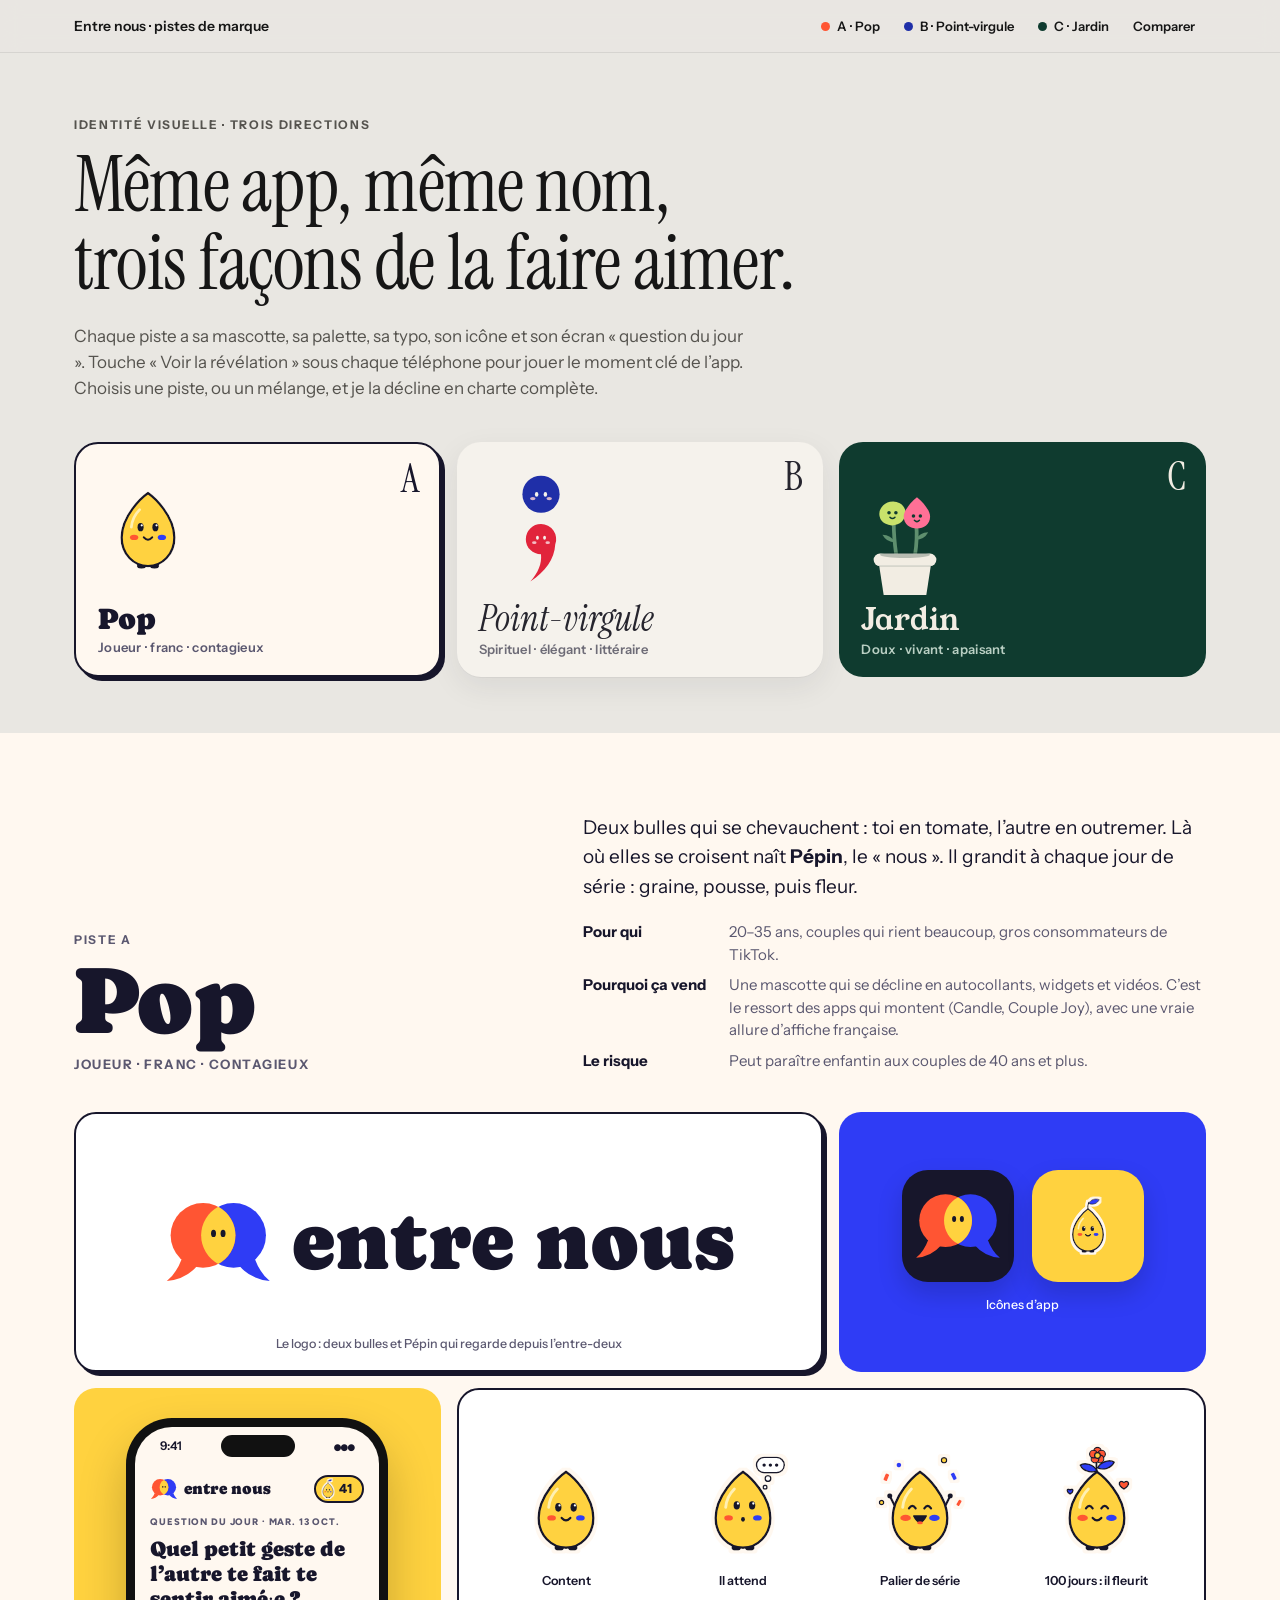
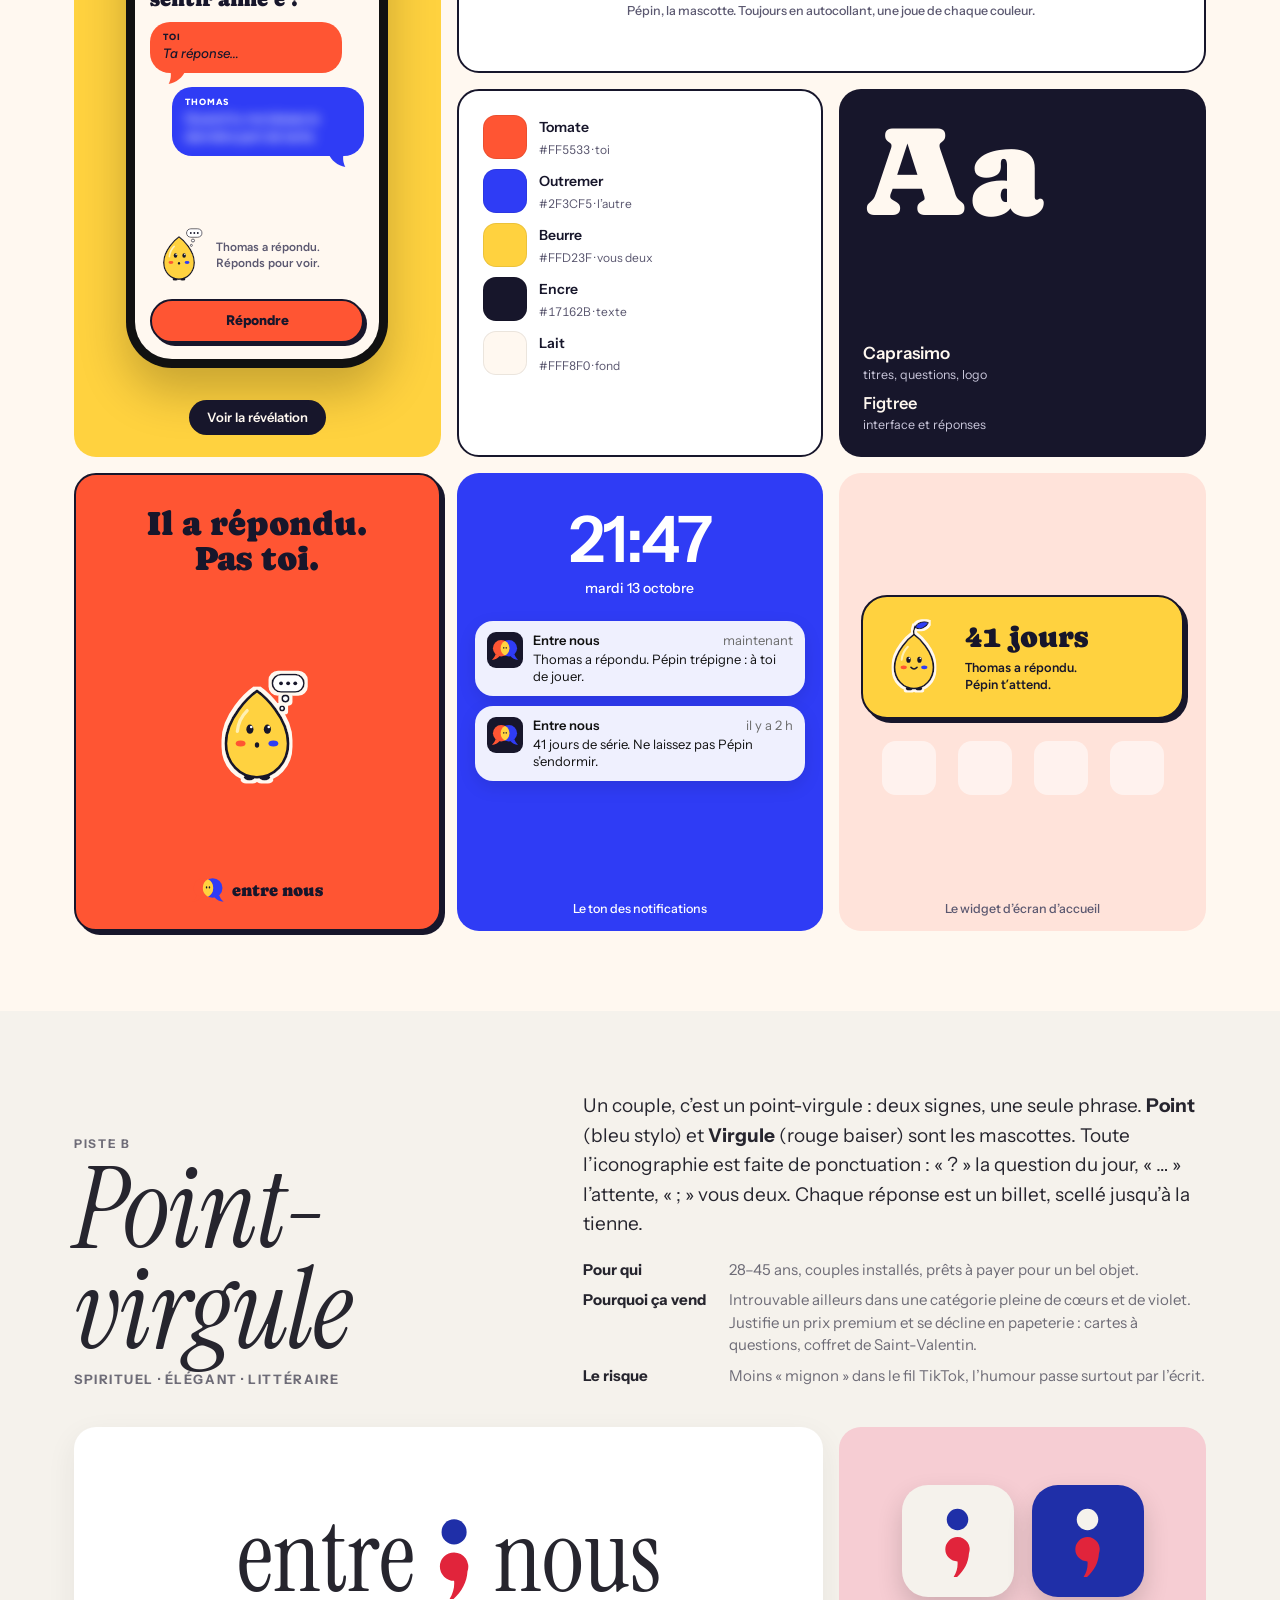
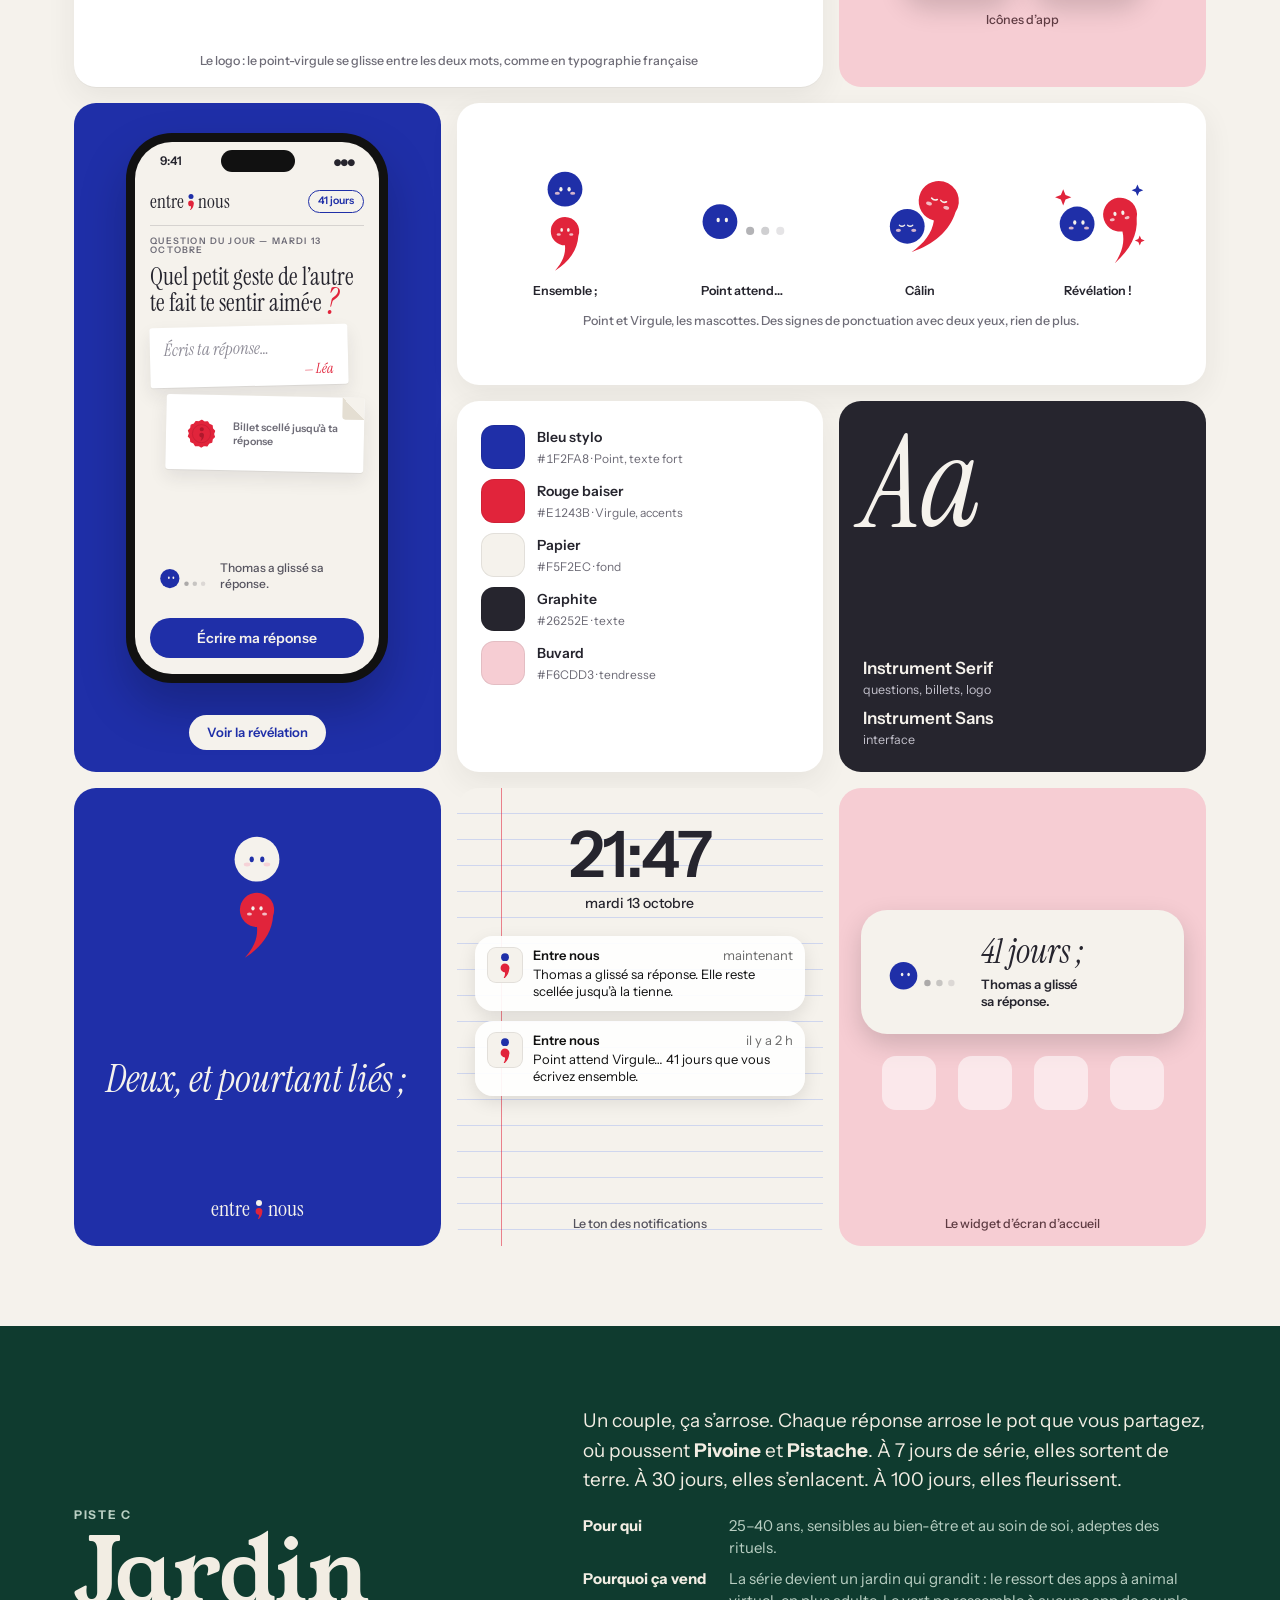
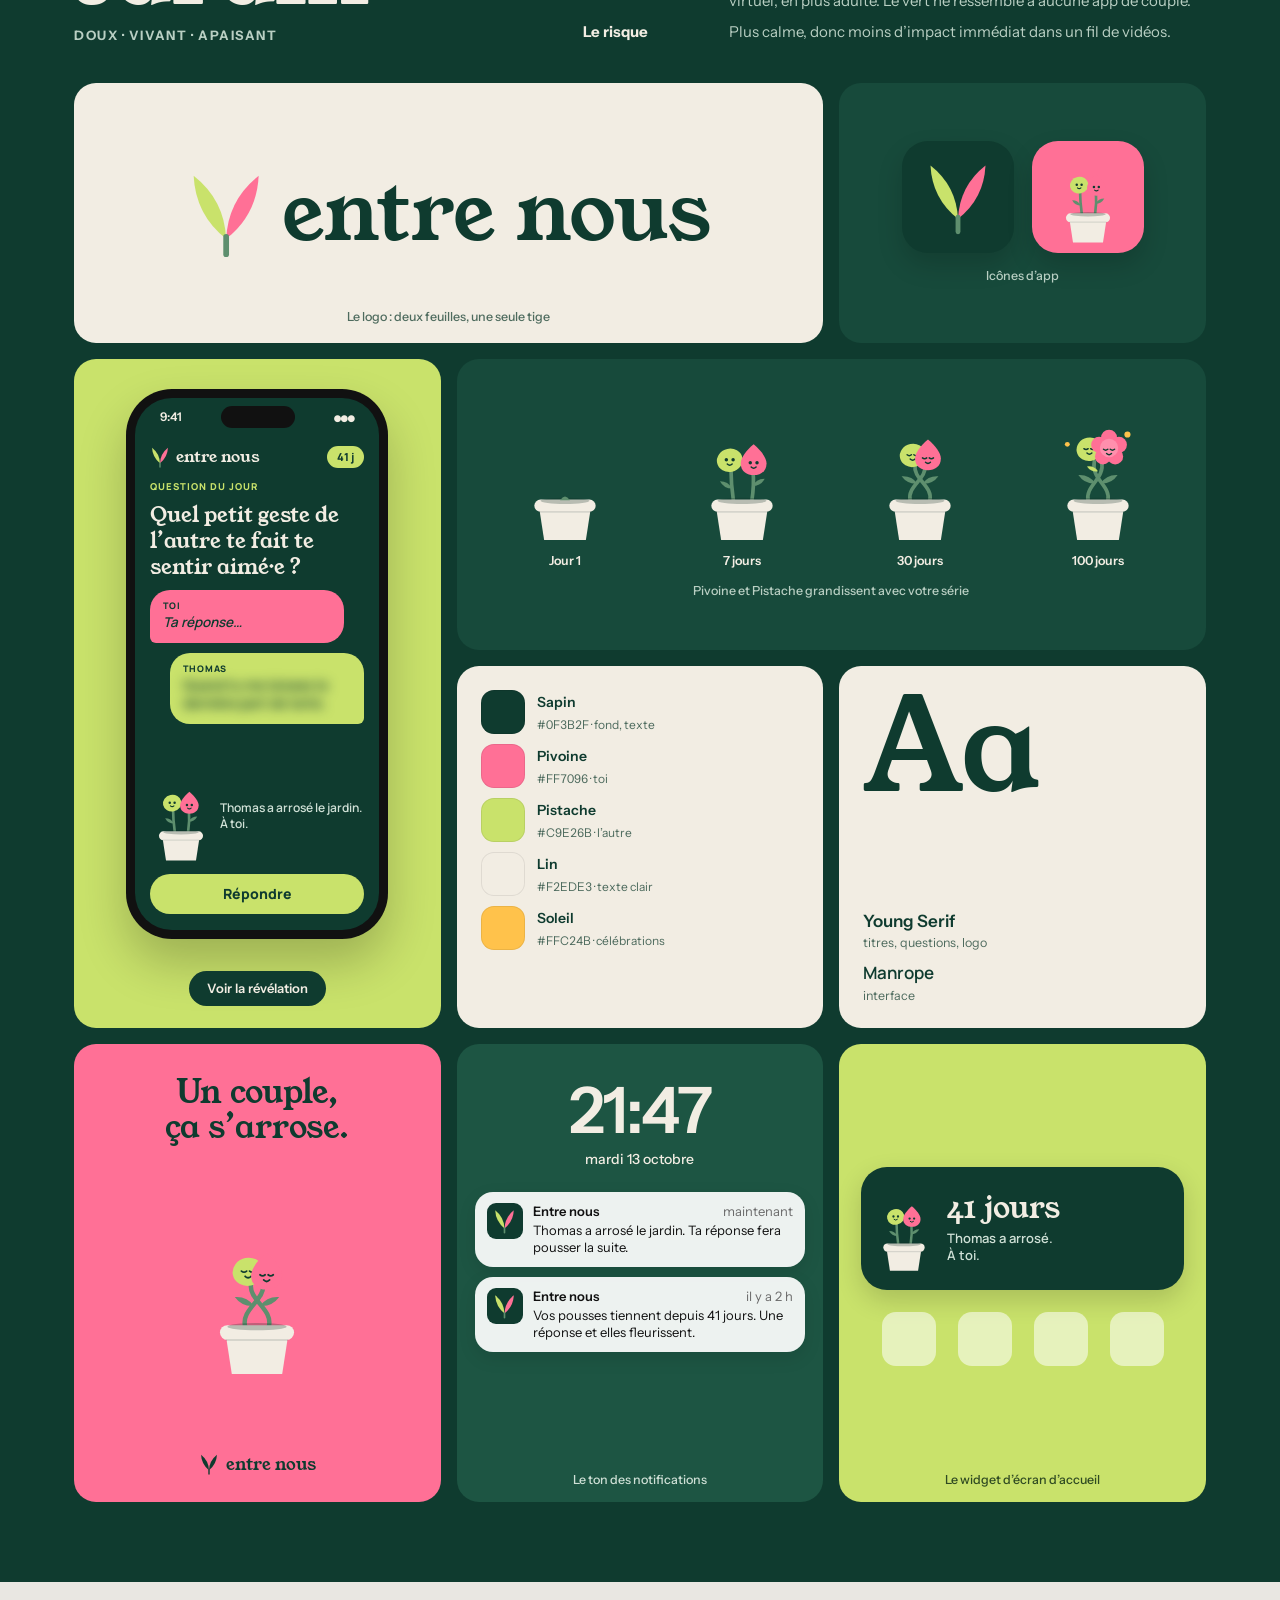
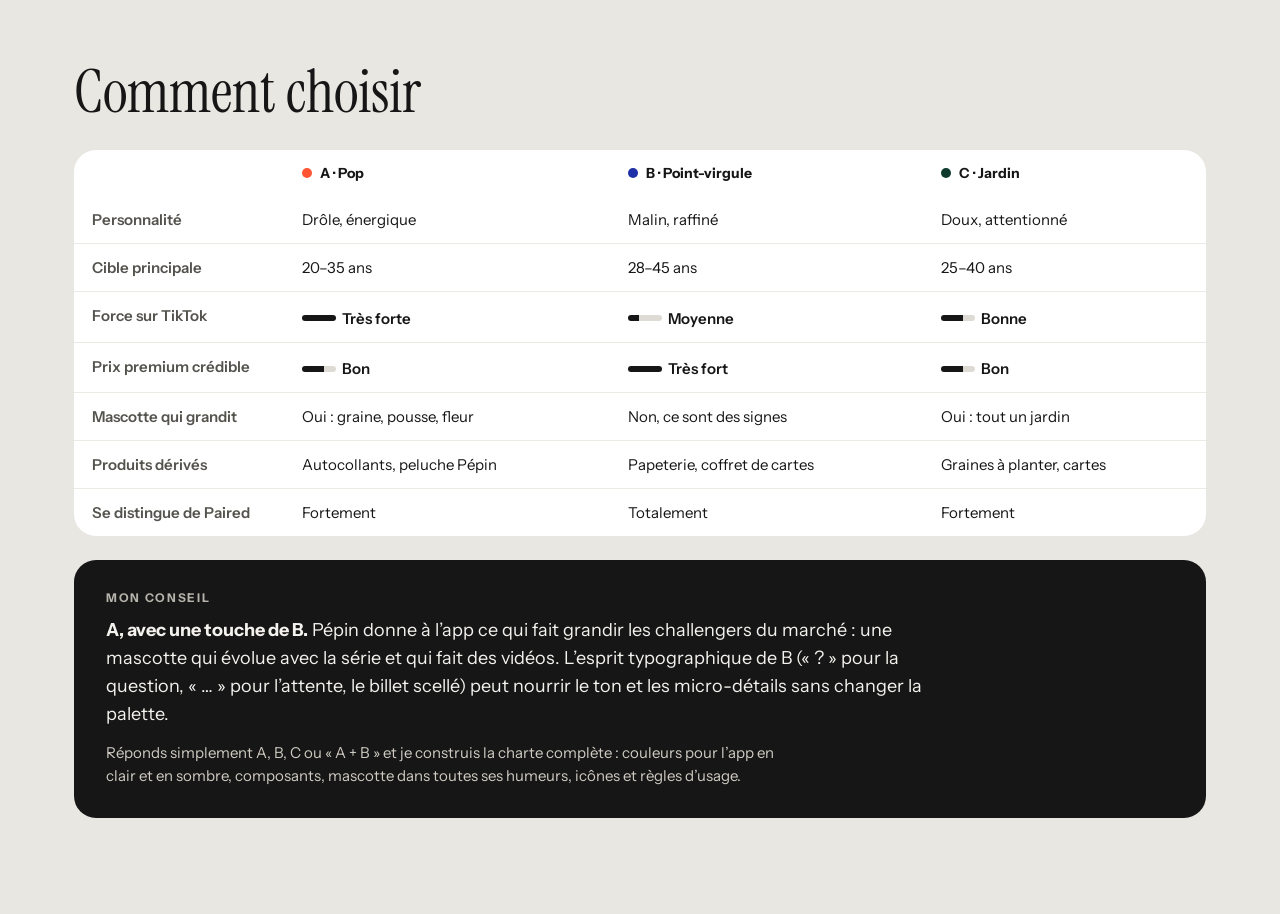
<file: charte/pistes.html>
<!doctype html><meta charset="utf-8"><meta name="viewport" content="width=device-width,initial-scale=1"><title>Entre nous, trois pistes</title>
<link rel="preconnect" href="https://fonts.googleapis.com"><link rel="preconnect" href="https://fonts.gstatic.com" crossorigin>
<link rel="stylesheet" href="https://fonts.googleapis.com/css2?family=Caprasimo&family=Figtree:wght@400;500;700;800&family=Instrument+Sans:wght@400;500;600;700&family=Instrument+Serif:ital@0;1&family=Manrope:wght@400;500;700;800&family=Young+Serif&display=swap">
<style>
/* Planche de pistes : trois bandes pleine largeur, chacune dans son propre univers ; la page elle-même reste neutre (gris chaud) */
:root { color-scheme: light; --page: #E9E7E2; --ink: #161616; --muted: #55534E; }
* { box-sizing: border-box; }
html { scroll-behavior: smooth; }
@media (prefers-reduced-motion: reduce) { html { scroll-behavior: auto; } * { transition: none !important; } }
body { margin: 0; background: var(--page); color: var(--ink); font-family: "Instrument Sans", system-ui, -apple-system, "Segoe UI", sans-serif; -webkit-font-smoothing: antialiased; }
.wrap { max-width: 1180px; margin: 0 auto; padding-inline: 24px; }
@media (max-width: 600px) { .wrap { padding-inline: 16px; } }
:focus-visible { outline: 2px solid #2F3CF5; outline-offset: 3px; border-radius: 6px; }

/* barre */
.top { position: sticky; top: env(safe-area-inset-top, 0px); z-index: 10; background: rgba(233, 231, 226, .92); backdrop-filter: blur(10px); -webkit-backdrop-filter: blur(10px); border-bottom: 1px solid rgba(0, 0, 0, .08); }
.top-in { display: flex; align-items: center; gap: 16px; height: 52px; }
.top-b { font-weight: 600; font-size: 14px; white-space: nowrap; }
.top nav { display: flex; gap: 2px; margin-left: auto; overflow-x: auto; scrollbar-width: none; }
.top nav::-webkit-scrollbar { display: none; }
.top nav a { display: inline-flex; align-items: center; gap: 7px; font-weight: 600; font-size: 13px; color: var(--ink); text-decoration: none; padding: 7px 11px; border-radius: 999px; white-space: nowrap; }
.top nav a:hover { background: rgba(0, 0, 0, .06); }
.top nav i { width: 9px; height: 9px; border-radius: 50%; display: block; }
@media (max-width: 720px) { .top-b { display: none; } .top nav { margin-left: 0; } }

/* ouverture */
.hero { padding-block: 64px 56px; }
.hero-k { font-size: 12px; font-weight: 700; letter-spacing: .14em; text-transform: uppercase; color: var(--muted); }
.hero h1 { font-family: "Instrument Serif", Georgia, serif; font-weight: 400; font-size: clamp(40px, 6vw, 78px); line-height: 1.02; letter-spacing: -.01em; margin: 14px 0 0; text-wrap: balance; }
.hero-p { max-width: 62ch; font-size: 17px; line-height: 1.55; color: var(--muted); margin: 20px 0 0; }
.hero-row { display: grid; grid-template-columns: repeat(3, minmax(0, 1fr)); gap: 16px; margin-top: 40px; }
.hero-c { border-radius: 24px; padding: 20px 22px; display: flex; flex-direction: column; align-items: flex-start; gap: 4px; text-decoration: none; min-height: 230px; position: relative; transition: transform .2s ease; }
.hero-c:hover { transform: translateY(-3px); }
.hero-c > span { position: absolute; top: 14px; right: 20px; font: 400 40px/1 "Instrument Serif", Georgia, serif; }
.hero-c b { margin-top: auto; font-weight: 400; }
.hero-c small { font-size: 13px; font-weight: 600; letter-spacing: .02em; }
.c1 { background: #FFF8F0; color: #17162B; border: 2px solid #17162B; box-shadow: 4px 4px 0 #17162B; }
.c1 b { font: 400 30px/1.1 Caprasimo, Georgia, serif; }
.c1 small { color: #5B5870; }
.c2 { background: #F5F2EC; color: #26252E; box-shadow: 0 1px 0 rgba(0, 0, 0, .04), 0 10px 30px rgba(38, 37, 46, .08); }
.c2 b { font: italic 400 36px/1 "Instrument Serif", Georgia, serif; }
.c2 small { color: #6E6C77; }
.c3 { background: #0F3B2F; color: #F2EDE3; }
.c3 b { font: 400 30px/1.1 "Young Serif", Georgia, serif; }
.c3 small { color: #B9CFC3; }
@media (max-width: 760px) { .hero-row { grid-template-columns: 1fr; } .hero-c { min-height: 190px; } }

/* bandes */
.dir { padding-block: 80px; scroll-margin-top: 52px; }
.dA { background: #FFF8F0; color: #17162B; --mut: #5B5870; }
.dB { background: #F5F2EC; color: #26252E; --mut: #6E6C77; }
.dC { background: #0F3B2F; color: #F2EDE3; --mut: #B9CFC3; }
.intro { display: grid; grid-template-columns: minmax(0, 1fr) minmax(0, 1.35fr); gap: 48px; margin-bottom: 40px; align-items: end; }
.letter { font-size: 12px; font-weight: 700; letter-spacing: .14em; text-transform: uppercase; color: var(--mut); }
.letter::before { content: "Piste "; }
.dir h2 { margin: 8px 0 10px; font-weight: 400; line-height: .95; letter-spacing: -.01em; }
.dA h2 { font: 400 clamp(56px, 8vw, 96px)/.95 Caprasimo, Georgia, serif; }
.dB h2 { font: italic 400 clamp(60px, 9vw, 112px)/.9 "Instrument Serif", Georgia, serif; }
.dC h2 { font: 400 clamp(52px, 7.5vw, 92px)/.95 "Young Serif", Georgia, serif; }
.kw { font-size: 13px; font-weight: 700; letter-spacing: .12em; text-transform: uppercase; color: var(--mut); }
.concept { font-size: 19px; line-height: 1.55; margin: 0 0 20px; max-width: 60ch; }
.intro dl { display: grid; grid-template-columns: 130px minmax(0, 1fr); gap: 8px 16px; margin: 0; font-size: 15px; line-height: 1.5; }
.intro dt { font-weight: 700; }
.intro dd { margin: 0; color: var(--mut); }
@media (max-width: 900px) { .intro { grid-template-columns: 1fr; gap: 20px; } }
@media (max-width: 520px) { .intro dl { grid-template-columns: 1fr; gap: 2px 0; } .intro dd { margin-bottom: 8px; } }

/* bento */
.bento { display: grid; grid-template-columns: repeat(6, minmax(0, 1fr)); gap: 16px;
  grid-template-areas: "logo logo logo logo icon icon" "phone phone masc masc masc masc" "phone phone pal pal type type" "poster poster lock lock wid wid"; }
.t { border-radius: 22px; padding: 24px; display: flex; flex-direction: column; gap: 14px; min-width: 0; position: relative; }
.t-logo { grid-area: logo; min-height: 260px; justify-content: center; align-items: center; }
.t-icon { grid-area: icon; align-items: center; justify-content: center; }
.t-phone { grid-area: phone; align-items: center; justify-content: center; padding: 30px 16px 22px; }
.t-masc { grid-area: masc; justify-content: center; }
.t-pal { grid-area: pal; }
.t-type { grid-area: type; justify-content: space-between; }
.t-poster { grid-area: poster; aspect-ratio: 4 / 5; justify-content: space-between; align-items: center; text-align: center; padding: 32px 22px 26px; }
.t-lock { grid-area: lock; padding: 0; overflow: hidden; }
.cap { font-size: 12.5px; line-height: 1.4; font-weight: 500; color: var(--mut); text-align: center; }
.t-logo .cap { position: absolute; bottom: 18px; left: 24px; right: 24px; }
.t-lock .cap { position: absolute; bottom: 14px; left: 0; right: 0; }
@media (max-width: 1000px) {
  .bento { grid-template-columns: repeat(2, minmax(0, 1fr)); grid-template-areas: "logo logo" "icon type" "phone masc" "phone pal" "poster lock" "wid wid"; }
}
@media (max-width: 640px) {
  .bento { grid-template-columns: minmax(0, 1fr); grid-template-areas: "logo" "phone" "masc" "pal" "type" "icon" "poster" "lock" "wid"; }
  .t-logo { min-height: 220px; padding-bottom: 56px; }
}

/* tuiles communes */
.icons { display: flex; gap: 18px; justify-content: center; flex-wrap: wrap; }
.ic { width: 112px; height: 112px; border-radius: 26px; display: grid; place-items: center; box-shadow: 0 12px 26px rgba(0, 0, 0, .16); overflow: hidden; }
.masc { display: flex; flex-wrap: wrap; justify-content: space-around; align-items: flex-end; gap: 14px 10px; }
.masc figure { margin: 0; display: grid; justify-items: center; gap: 8px; }
.masc figcaption { font-size: 12.5px; font-weight: 600; }
.pal { display: grid; gap: 10px; }
.sw { display: grid; grid-template-columns: 44px minmax(0, 1fr); column-gap: 12px; align-items: center; }
.sw i { grid-row: span 2; width: 44px; height: 44px; border-radius: 13px; display: block; box-shadow: inset 0 0 0 1px rgba(0, 0, 0, .08); }
.sw b { font-size: 14px; font-weight: 600; }
.sw span { font-size: 12px; color: var(--mut); font-variant-numeric: tabular-nums; }
.ty-big { font-size: 128px; line-height: .9; font-weight: 400; }
.ty b { display: block; font-size: 17px; font-weight: 600; }
.ty .ty2 { margin-top: 10px; }
.ty span { font-size: 12.5px; color: var(--mut); }
.po-t { font-weight: 400; text-wrap: balance; }
.po-l { display: inline-flex; align-items: center; gap: 7px; font-size: 17px; }
.rev { appearance: none; border: 0; cursor: pointer; font: 600 13px/1 "Instrument Sans", system-ui, sans-serif; padding: 11px 18px; border-radius: 999px; margin-top: 18px; }

/* téléphone */
.ph { width: 262px; height: 550px; border-radius: 46px; background: #111; padding: 9px; box-shadow: 0 24px 48px rgba(0, 0, 0, .22); flex: none; }
.scr { width: 100%; height: 100%; border-radius: 37px; overflow: hidden; padding: 0 15px 16px; display: flex; flex-direction: column; gap: 10px; }
.sb { display: flex; justify-content: space-between; align-items: center; height: 38px; font: 600 12px/1 "Instrument Sans", system-ui, sans-serif; padding: 0 10px; flex: none; }
.sb i { width: 74px; height: 22px; border-radius: 20px; background: #111; display: block; }
.sb-r { letter-spacing: -1px; font-size: 9px; }
.sb-d { color: #F2EDE3; }
.ph .done { display: none; }
.ph.is-rev .done { display: inline; }
.ph.is-rev .pend { display: none; }
.ph .blur { filter: blur(6px); transition: filter .6s ease; user-select: none; }
.ph.is-rev .blur { filter: none; }
.ph svg { display: block; }

/* ----- A ----- */
.a-logo-t { background: #FFFFFF; border: 2px solid #17162B; box-shadow: 4px 4px 0 #17162B; }
.a-lock { display: flex; align-items: center; gap: 18px; font: 400 clamp(46px, 6.4vw, 88px)/1 Caprasimo, Georgia, serif; color: #17162B; white-space: nowrap; }
.a-lock svg { height: 1.05em; width: auto; }
.a-icon-t { background: #2F3CF5; }
.a-icon-t .cap { color: #FFFFFF; }
.a-phone-t { background: #FFD23F; }
.a-phone-t .rev { background: #17162B; color: #FFF8F0; }
.a-masc-t { background: #FFFFFF; border: 2px solid #17162B; }
.a-pal-t { background: #FFFFFF; border: 2px solid #17162B; }
.a-type-t { background: #17162B; color: #FFF8F0; --mut: #C9C6DA; }
.a-poster { background: #FF5533; color: #17162B; border: 2px solid #17162B; box-shadow: 4px 4px 0 #17162B; }
.a-poster .po-t { font: 400 34px/1.02 Caprasimo, Georgia, serif; }
.a-poster .po-l { font-family: Caprasimo, Georgia, serif; }
.a-scr { background: #FFF8F0; color: #17162B; font-family: Figtree, system-ui, sans-serif; }
.a-head { display: flex; justify-content: space-between; align-items: center; }
.a-logo { display: inline-flex; align-items: center; gap: 6px; font: 400 16px/1 Caprasimo, Georgia, serif; }
.a-serie { display: inline-flex; align-items: center; gap: 1px; background: #FFD23F; border: 2px solid #17162B; border-radius: 999px; padding: 0 9px 0 2px; font: 800 13px/22px Figtree, sans-serif; }
.a-micro { font: 800 9.5px/1 Figtree, sans-serif; letter-spacing: .09em; text-transform: uppercase; color: #5B5870; margin-top: 4px; }
.a-q { font: 400 21px/25px Caprasimo, Georgia, serif; }
.a-b { position: relative; border-radius: 20px; padding: 9px 13px 11px; font: 600 13.5px/18px Figtree, sans-serif; display: grid; gap: 1px; margin-bottom: 4px; }
.a-b b { font: 800 9px/12px Figtree, sans-serif; letter-spacing: .09em; text-transform: uppercase; }
.a-moi { background: #FF5533; color: #17162B; margin-right: 22px; }
.a-moi .pend { font-style: italic; font-weight: 500; }
.a-autre { background: #2F3CF5; color: #FFFFFF; margin-left: 22px; }
.tail { position: absolute; bottom: -11px; width: 20px; height: 14px; }
.a-moi .tail { left: 18px; fill: #FF5533; }
.a-autre .tail { right: 18px; fill: #2F3CF5; transform: scaleX(-1); }
.a-foot { display: flex; align-items: center; gap: 8px; margin-top: auto; font: 600 12px/16px Figtree, sans-serif; color: #5B5870; }
.a-foot p { margin: 0; }
.a-cta { background: #FF5533; border: 2px solid #17162B; box-shadow: 3px 3px 0 #17162B; border-radius: 999px; text-align: center; font: 800 14px/40px Figtree, sans-serif; color: #17162B; flex: none; }
.lock-a { background: #2F3CF5; color: #FFFFFF; }
.lock-a .nt-i { background: #17162B; }

/* ----- B ----- */
.b-logo-t { background: #FFFFFF; box-shadow: 0 1px 0 rgba(0, 0, 0, .04), 0 10px 30px rgba(38, 37, 46, .07); }
.b-lock { display: flex; align-items: center; gap: .14em; font: 400 clamp(58px, 8vw, 112px)/1 "Instrument Serif", Georgia, serif; color: #26252E; white-space: nowrap; }
.b-lock svg { height: .82em; width: auto; }
.b-icon-t { background: #F6CDD3; }
.b-icon-t .cap { color: #5E3B42; }
.b-phone-t { background: #1F2FA8; }
.b-phone-t .rev { background: #F5F2EC; color: #1F2FA8; }
.b-masc-t { background: #FFFFFF; box-shadow: 0 10px 30px rgba(38, 37, 46, .07); }
.b-pal-t { background: #FFFFFF; box-shadow: 0 10px 30px rgba(38, 37, 46, .07); }
.b-type-t { background: #26252E; color: #F5F2EC; --mut: #C2C0CB; }
.b-poster { background: #1F2FA8; color: #F5F2EC; }
.b-poster .po-t { font: italic 400 38px/1.02 "Instrument Serif", Georgia, serif; }
.b-poster .po-l { font: 400 22px/1 "Instrument Serif", Georgia, serif; gap: 3px; }
.b-scr { background: #F5F2EC; color: #26252E; font-family: "Instrument Sans", system-ui, sans-serif; }
.b-head { display: flex; justify-content: space-between; align-items: center; }
.b-logo { display: inline-flex; align-items: center; gap: 2px; font: 400 19px/1 "Instrument Serif", Georgia, serif; }
.b-serie { font: 600 10.5px/1 "Instrument Sans", sans-serif; color: #1F2FA8; border: 1px solid #1F2FA8; border-radius: 999px; padding: 5px 9px; }
.b-micro { font: 600 9px/1 "Instrument Sans", sans-serif; letter-spacing: .13em; text-transform: uppercase; color: #6E6C77; border-top: 1px solid rgba(38, 37, 46, .15); padding-top: 10px; margin-top: 2px; }
.b-q { font: 400 24px/26px "Instrument Serif", Georgia, serif; }
.b-q em { font-style: italic; color: #E1243B; font-size: 36px; line-height: 0; vertical-align: -3px; }
.b-note { background: #FFFFFF; border-radius: 3px; padding: 12px 14px 9px; box-shadow: 0 1px 0 rgba(0, 0, 0, .05), 0 8px 18px rgba(38, 37, 46, .09); font: italic 400 17px/21px "Instrument Serif", Georgia, serif; position: relative; }
.b-mine { transform: rotate(-1.4deg); margin-right: 16px; }
.b-theirs { transform: rotate(1.2deg); margin-left: 16px; min-height: 74px; }
.b-note small { display: block; text-align: right; font: italic 400 14px/1 "Instrument Serif", Georgia, serif; color: #E1243B; margin-top: 4px; }
.b-theirs small { color: #1F2FA8; }
.b-ph { color: #8E8C97; }
.b-sealed { display: flex; align-items: center; gap: 10px; font: 600 10.5px/14px "Instrument Sans", sans-serif; color: #6E6C77; }
.ph:not(.is-rev) .b-theirs::after { content: ""; position: absolute; top: 0; right: 0; width: 22px; height: 22px; background: linear-gradient(225deg, #F5F2EC 50%, #E4DED2 50%); border-bottom-left-radius: 3px; }
.ph.is-rev .b-theirs .done { display: block; }
.b-foot { display: flex; align-items: center; gap: 6px; margin-top: auto; font: 500 12px/16px "Instrument Sans", sans-serif; color: #55535E; }
.b-foot p { margin: 0; }
.b-cta { background: #1F2FA8; color: #F5F2EC; border-radius: 999px; text-align: center; font: 600 14px/40px "Instrument Sans", sans-serif; flex: none; }
.lock-b { background: repeating-linear-gradient(#F5F2EC 0 25px, #CFD6EE 25px 26px); color: #26252E; position: relative; }
.lock-b::before { content: ""; position: absolute; top: 0; bottom: 0; left: 44px; width: 1.5px; background: #E1243B; opacity: .55; }
.lock-b .nt-i { background: #F5F2EC; box-shadow: inset 0 0 0 1px rgba(0, 0, 0, .08); }

/* ----- C ----- */
.c-logo-t { background: #F2EDE3; color: #0F3B2F; --mut: #4E6B5E; }
.c-lock { display: flex; align-items: center; gap: 16px; font: 400 clamp(46px, 6.4vw, 86px)/1 "Young Serif", Georgia, serif; color: #0F3B2F; white-space: nowrap; }
.c-lock svg { height: 1.1em; width: auto; }
.c-icon-t { background: #174A3B; }
.c-phone-t { background: #C9E26B; }
.c-phone-t .rev { background: #0F3B2F; color: #F2EDE3; }
.c-masc-t { background: #174A3B; }
.c-pal-t { background: #F2EDE3; color: #0F3B2F; --mut: #4E6B5E; }
.c-type-t { background: #F2EDE3; color: #0F3B2F; --mut: #4E6B5E; }
.c-poster { background: #FF7096; color: #0F3B2F; }
.c-poster .po-t { font: 400 32px/1.08 "Young Serif", Georgia, serif; }
.c-poster .po-l { font-family: "Young Serif", Georgia, serif; }
.c-scr { background: #0F3B2F; color: #F2EDE3; font-family: Manrope, system-ui, sans-serif; }
.c-head { display: flex; justify-content: space-between; align-items: center; }
.c-logo { display: inline-flex; align-items: center; gap: 6px; font: 400 16px/1 "Young Serif", Georgia, serif; }
.c-serie { background: #C9E26B; color: #0F3B2F; border-radius: 999px; font: 800 11px/22px Manrope, sans-serif; padding: 0 10px; }
.c-micro { font: 800 9.5px/1 Manrope, sans-serif; letter-spacing: .1em; text-transform: uppercase; color: #C9E26B; margin-top: 4px; }
.c-q { font: 400 21px/26px "Young Serif", Georgia, serif; }
.c-card { border-radius: 20px; padding: 10px 13px 12px; font: 700 13.5px/18px Manrope, sans-serif; color: #0F3B2F; display: grid; gap: 1px; }
.c-card b { font: 800 9px/12px Manrope, sans-serif; letter-spacing: .09em; text-transform: uppercase; }
.c-moi { background: #FF7096; border-bottom-left-radius: 6px; margin-right: 20px; }
.c-moi .pend { font-style: italic; font-weight: 600; }
.c-autre { background: #C9E26B; border-bottom-right-radius: 6px; margin-left: 20px; }
.c-foot { display: flex; align-items: center; gap: 8px; margin-top: auto; font: 600 12px/16px Manrope, sans-serif; color: #CFE0D6; }
.c-foot p { margin: 0; }
.c-cta { background: #C9E26B; color: #0F3B2F; border-radius: 999px; text-align: center; font: 800 14px/40px Manrope, sans-serif; flex: none; }
.lock-c { background: #1D5543; color: #F2EDE3; }
.lock-c .nt-i { background: #0F3B2F; }

/* écran verrouillé */
.lock { height: 100%; min-height: 330px; padding: 34px 18px 48px; display: flex; flex-direction: column; gap: 10px; }
.lock-t { font: 600 64px/1 "Instrument Sans", system-ui, sans-serif; text-align: center; letter-spacing: -.02em; position: relative; }
.lock-d { text-align: center; font-size: 14px; font-weight: 500; margin: -2px 0 14px; position: relative; }
.nt { display: grid; grid-template-columns: 36px minmax(0, 1fr); gap: 10px; background: rgba(255, 255, 255, .92); border-radius: 18px; padding: 11px 12px; color: #111111; font-size: 13px; line-height: 17px; width: 100%; max-width: 440px; margin: 0 auto; position: relative; box-shadow: 0 6px 18px rgba(0, 0, 0, .1); }
.nt-i { width: 36px; height: 36px; border-radius: 9px; display: grid; place-items: center; overflow: hidden; }
.nt b { display: flex; justify-content: space-between; gap: 8px; font-weight: 600; }
.nt em { font-style: normal; color: #6B6B6B; font-weight: 400; }
.nt p { margin: 2px 0 0; }
.t-lock .cap { color: inherit; }
.lock-a ~ .cap { color: #FFFFFF; }
.lock-b ~ .cap { color: #55535E; }
.lock-c ~ .cap { color: #CFE0D6; }

/* comparatif */
.choix { padding-block: 80px 96px; scroll-margin-top: 52px; }
.choix h2 { font: 400 clamp(40px, 5vw, 60px)/1 "Instrument Serif", Georgia, serif; margin: 0 0 28px; }
.tbl { overflow-x: auto; background: #FFFFFF; border-radius: 22px; }
.tbl table { width: 100%; min-width: 680px; border-collapse: collapse; font-size: 15px; }
.tbl th, .tbl td { text-align: left; padding: 14px 18px; border-bottom: 1px solid #ECEAE5; vertical-align: top; }
.tbl thead th { font-size: 14px; font-weight: 700; }
.tbl thead th i { display: inline-block; width: 10px; height: 10px; border-radius: 50%; margin-right: 8px; vertical-align: 0; }
.tbl tbody th { font-weight: 600; color: var(--muted); width: 210px; }
.tbl tr:last-child th, .tbl tr:last-child td { border-bottom: 0; }
.lv { display: inline-flex; align-items: center; gap: 6px; font-weight: 600; }
.lv::before { content: ""; width: 34px; height: 6px; border-radius: 3px; background: linear-gradient(90deg, #161616 var(--w), #DEDBD4 var(--w)); }
.l1 { --w: 33%; } .l2 { --w: 66%; } .l3 { --w: 100%; }
.reco { margin-top: 24px; background: #161616; color: #F4F2EE; border-radius: 22px; padding: 30px 32px; display: grid; gap: 12px; }
.reco-k { font-size: 12px; font-weight: 700; letter-spacing: .14em; text-transform: uppercase; color: #B7B4AC; }
.reco p { margin: 0; font-size: 18px; line-height: 1.55; max-width: 70ch; }
.reco .reco-s { font-size: 15px; color: #CFCBC2; }
@media (max-width: 600px) { .reco { padding: 24px 20px; } }

/* widget */
.t-wid { grid-area: wid; padding: 0; overflow: hidden; }
.wall { flex: 1; min-height: 330px; padding: 34px 22px 48px; display: flex; flex-direction: column; justify-content: center; gap: 22px; }
.wid { display: grid; grid-template-columns: auto minmax(0, 1fr); align-items: center; gap: 14px; border-radius: 26px; padding: 16px 20px 16px 14px; max-width: 340px; width: 100%; margin: 0 auto; box-shadow: 0 10px 26px rgba(0, 0, 0, .16); }
.wid-n { font-size: 30px; line-height: 1.05; }
.wid-s { font-size: 13px; line-height: 17px; margin-top: 6px; font-weight: 600; }
.apps { display: grid; grid-template-columns: repeat(4, 54px); gap: 22px; justify-content: center; }
.apps i { width: 54px; height: 54px; border-radius: 14px; display: block; background: rgba(255, 255, 255, .5); }
.t-wid .cap { position: absolute; bottom: 14px; left: 0; right: 0; }
.wid-a .wall { background: #FFE3DA; }
.wid-a .wid { background: #FFD23F; color: #17162B; border: 2px solid #17162B; box-shadow: 4px 4px 0 #17162B; }
.wid-a .wid-n { font-family: Caprasimo, Georgia, serif; }
.wid-a .wid-s { font-family: Figtree, sans-serif; }
.wid-a .cap { color: #5B5870; }
.wid-b .wall { background: #F6CDD3; }
.wid-b .wid { background: #F5F2EC; color: #26252E; }
.wid-b .wid-n { font-family: "Instrument Serif", Georgia, serif; font-style: italic; font-size: 34px; }
.wid-b .cap { color: #5E3B42; }
.wid-c .wall { background: #C9E26B; }
.wid-c .apps i, .wid-b .apps i, .wid-a .apps i { background: rgba(255, 255, 255, .55); }
.wid-c .wid { background: #0F3B2F; color: #F2EDE3; }
.wid-c .wid-n { font-family: "Young Serif", Georgia, serif; }
.wid-c .wid-s { font-family: Manrope, sans-serif; color: #CFE0D6; }
.wid-c .cap { color: #2F4A22; }
@media (max-width: 420px) { .apps { grid-template-columns: repeat(4, 46px); gap: 16px; } .apps i { width: 46px; height: 46px; } }

@media (max-width: 640px) {
  .a-lock { font-size: 40px; gap: 10px; }
  .b-lock { font-size: 54px; }
  .c-lock { font-size: 40px; gap: 10px; }
  .t-logo { overflow: hidden; }
  .ty-big { font-size: 96px; }
}

</style>
<header class="top"><div class="wrap top-in"><span class="top-b">Entre nous · pistes de marque</span><nav><a href="#pop"><i style="background:#FF5533"></i>A · Pop</a><a href="#virgule"><i style="background:#1F2FA8"></i>B · Point-virgule</a><a href="#jardin"><i style="background:#0F3B2F"></i>C · Jardin</a><a href="#choix">Comparer</a></nav></div></header>
<main>
<section class="wrap hero">
  <div class="hero-k">Identité visuelle · trois directions</div>
  <h1>Même app, même nom,<br>trois façons de la faire aimer.</h1>
  <p class="hero-p">Chaque piste a sa mascotte, sa palette, sa typo, son icône et son écran « question du jour ». Touche « Voir la révélation » sous chaque téléphone pour jouer le moment clé de l’app. Choisis une piste, ou un mélange, et je la décline en charte complète.</p>
  <div class="hero-row">
    <a class="hero-c c1" href="#pop"><span>A</span><svg class="pep" viewBox="-8 -8 216 256" width="100" height="119" role="img" aria-label="Pépin"><defs><filter id="st4" x="-10%" y="-10%" width="120%" height="120%"><feMorphology in="SourceAlpha" operator="dilate" radius="6" result="d"/><feFlood flood-color="#FFF8F0"/><feComposite in2="d" operator="in" result="o"/><feMerge><feMergeNode in="o"/><feMergeNode in="SourceGraphic"/></feMerge></filter></defs><g filter="url(#st4)"><ellipse cx="86" cy="212" rx="10" ry="6" fill="#17162B"/><ellipse cx="114" cy="212" rx="10" ry="6" fill="#17162B"/><path d="M100 54C113 63 157 103 157 150C157 186 131 212 100 212C69 212 43 186 43 150C43 103 87 63 100 54Z" fill="#FFD23F" stroke="#17162B" stroke-width="5" stroke-linejoin="round"/><path d="M64 128Q66 106 82 90" fill="none" stroke="#FFF0B3" stroke-width="6" stroke-linecap="round" stroke-linejoin="round"/><ellipse cx="70" cy="150" rx="9" ry="5.5" fill="#FF5533"/><ellipse cx="130" cy="150" rx="9" ry="5.5" fill="#2F3CF5"/><ellipse cx="84" cy="128" rx="6.5" ry="9" fill="#17162B"/><ellipse cx="116" cy="128" rx="6.5" ry="9" fill="#17162B"/><circle cx="86.5" cy="124" r="2.4" fill="#FFFFFF"/><circle cx="118.5" cy="124" r="2.4" fill="#FFFFFF"/><path d="M91 150Q100 160 109 150" fill="none" stroke="#17162B" stroke-width="4.5" stroke-linecap="round" stroke-linejoin="round"/></g></svg><b>Pop</b><small>Joueur · franc · contagieux</small></a>
    <a class="hero-c c2" href="#virgule"><span>B</span><svg viewBox="0 0 200 200" width="124" height="124" role="img" aria-label="Point et Virgule"><circle cx="100" cy="52" r="30" fill="#1F2FA8"/><ellipse cx="86.76" cy="59.06" rx="4.41" ry="2.65" fill="#F6CDD3" opacity=".85"/><ellipse cx="113.24" cy="59.06" rx="4.41" ry="2.65" fill="#F6CDD3" opacity=".85"/><ellipse cx="92.94" cy="52.35" rx="2.82" ry="3.88" fill="#F5F2EC"/><ellipse cx="107.06" cy="52.35" rx="2.82" ry="3.88" fill="#F5F2EC"/><g transform="translate(64 92) rotate(0 50 60) scale(0.72)"><path d="M50 11A34 34 0 0 1 81.95 56.6C80 90 60 118 26 140C44 120 52 100 50 79A34 34 0 0 1 50 11Z" fill="#E1243B"/><ellipse cx="35" cy="53" rx="5" ry="3" fill="#F6CDD3" opacity=".9"/><ellipse cx="65" cy="53" rx="5" ry="3" fill="#F6CDD3" opacity=".9"/><ellipse cx="42" cy="42" rx="3.2" ry="4.4" fill="#F5F2EC"/><ellipse cx="58" cy="42" rx="3.2" ry="4.4" fill="#F5F2EC"/></g></svg><b>Point-virgule</b><small>Spirituel · élégant · littéraire</small></a>
    <a class="hero-c c3" href="#jardin"><span>C</span><svg viewBox="30 0 140 220" width="88" height="138" role="img" aria-label="Pivoine et Pistache"><path d="M86 148Q82 120 82 96" stroke="#5E8F6E" stroke-width="6" fill="none" stroke-linecap="round"/><path d="M116 148Q120 122 118 100" stroke="#5E8F6E" stroke-width="6" fill="none" stroke-linecap="round"/><path d="M84 128Q77.6 116 64 116Q70.4 128 84 128Z" fill="#5E8F6E"/><path d="M117 124Q130.6 124 137 112Q123.4 112 117 124Z" fill="#5E8F6E"/><path d="M58 160H142L134 212H66Z" fill="#F2EDE3"/><rect x="50" y="146" width="100" height="20" rx="10" fill="#F2EDE3"/><path d="M58 166H142" stroke="#0A2A21" stroke-opacity=".12" stroke-width="3"/><ellipse cx="100" cy="148" rx="40" ry="5" fill="#0A2A21" opacity=".25"/><ellipse cx="80" cy="82" rx="21" ry="19" fill="#C9E26B" transform="rotate(-12 80 82)"/><circle cx="74.5" cy="81" r="2.8" fill="#0F3B2F"/><circle cx="85.5" cy="81" r="2.8" fill="#0F3B2F"/><path d="M76 88q4 4 8 0" stroke="#0F3B2F" stroke-width="2.4" fill="none" stroke-linecap="round"/><path d="M119 56C131 66 140 78 140 87C140 100 130 106 119 106C108 106 98 100 98 87C98 78 107 66 119 56Z" fill="#FF7096"/><circle cx="113.5" cy="86" r="2.8" fill="#0F3B2F"/><circle cx="124.5" cy="86" r="2.8" fill="#0F3B2F"/><path d="M115 93q4 4 8 0" stroke="#0F3B2F" stroke-width="2.4" fill="none" stroke-linecap="round"/></svg><b>Jardin</b><small>Doux · vivant · apaisant</small></a>
  </div>
</section>

<!-- ===================== A ===================== -->
<section class="dir dA" id="pop"><div class="wrap">
  <div class="intro">
    <div><div class="letter">A</div><h2>Pop</h2><div class="kw">Joueur · Franc · Contagieux</div></div>
    <div class="intro-t">
      <p class="concept">Deux bulles qui se chevauchent : toi en tomate, l’autre en outremer. Là où elles se croisent naît <b>Pépin</b>, le « nous ». Il grandit à chaque jour de série : graine, pousse, puis fleur.</p>
      <dl><dt>Pour qui</dt><dd>20–35 ans, couples qui rient beaucoup, gros consommateurs de TikTok.</dd><dt>Pourquoi ça vend</dt><dd>Une mascotte qui se décline en autocollants, widgets et vidéos. C’est le ressort des apps qui montent (Candle, Couple Joy), avec une vraie allure d’affiche française.</dd><dt>Le risque</dt><dd>Peut paraître enfantin aux couples de 40 ans et plus.</dd></dl>
    </div>
  </div>
  <div class="bento">
    <div class="t t-logo a-logo-t"><div class="a-lock"><svg viewBox="4 8 116 90" height="84" width="108" aria-hidden="true"><circle cx="78" cy="46" r="34" fill="#2F3CF5"/><path d="M100 70Q106 86 116 94Q96 92 84 78Z" fill="#2F3CF5"/><circle cx="46" cy="46" r="34" fill="#FF5533"/><path d="M24 70Q18 86 8 94Q28 92 40 78Z" fill="#FF5533"/><path d="M62 16A34 34 0 0 1 62 76A34 34 0 0 1 62 16Z" fill="#FFD23F"/><ellipse cx="57" cy="44" rx="2.6" ry="3.8" fill="#17162B"/><ellipse cx="67" cy="44" rx="2.6" ry="3.8" fill="#17162B"/></svg><span>entre nous</span></div><div class="cap">Le logo : deux bulles et Pépin qui regarde depuis l’entre-deux</div></div>
    <div class="t t-icon a-icon-t"><div class="icons"><span class="ic" style="background:#17162B"><svg viewBox="4 8 116 90" height="70" width="90" aria-hidden="true"><circle cx="78" cy="46" r="34" fill="#2F3CF5"/><path d="M100 70Q106 86 116 94Q96 92 84 78Z" fill="#2F3CF5"/><circle cx="46" cy="46" r="34" fill="#FF5533"/><path d="M24 70Q18 86 8 94Q28 92 40 78Z" fill="#FF5533"/><path d="M62 16A34 34 0 0 1 62 76A34 34 0 0 1 62 16Z" fill="#FFD23F"/><ellipse cx="57" cy="44" rx="2.6" ry="3.8" fill="#17162B"/><ellipse cx="67" cy="44" rx="2.6" ry="3.8" fill="#17162B"/></svg></span><span class="ic" style="background:#FFD23F"><svg class="pep" viewBox="-8 -8 216 256" width="58" height="69" role="img" aria-label="Pépin"><defs><filter id="st5" x="-10%" y="-10%" width="120%" height="120%"><feMorphology in="SourceAlpha" operator="dilate" radius="6" result="d"/><feFlood flood-color="#FFF8F0"/><feComposite in2="d" operator="in" result="o"/><feMerge><feMergeNode in="o"/><feMergeNode in="SourceGraphic"/></feMerge></filter></defs><g filter="url(#st5)"><ellipse cx="86" cy="212" rx="10" ry="6" fill="#17162B"/><ellipse cx="114" cy="212" rx="10" ry="6" fill="#17162B"/><path d="M100 58Q97 44 103 30" fill="none" stroke="#17162B" stroke-width="4.5" stroke-linecap="round" stroke-linejoin="round"/><path d="M103 34C110 18 130 14 142 20C136 34 118 42 103 34Z" fill="#2F3CF5" stroke="#17162B" stroke-width="3" stroke-linejoin="round"/><path d="M100 54C113 63 157 103 157 150C157 186 131 212 100 212C69 212 43 186 43 150C43 103 87 63 100 54Z" fill="#FFD23F" stroke="#17162B" stroke-width="5" stroke-linejoin="round"/><path d="M64 128Q66 106 82 90" fill="none" stroke="#FFF0B3" stroke-width="6" stroke-linecap="round" stroke-linejoin="round"/><ellipse cx="70" cy="150" rx="9" ry="5.5" fill="#FF5533"/><ellipse cx="130" cy="150" rx="9" ry="5.5" fill="#2F3CF5"/><ellipse cx="84" cy="128" rx="6.5" ry="9" fill="#17162B"/><ellipse cx="116" cy="128" rx="6.5" ry="9" fill="#17162B"/><circle cx="86.5" cy="124" r="2.4" fill="#FFFFFF"/><circle cx="118.5" cy="124" r="2.4" fill="#FFFFFF"/><path d="M91 150Q100 160 109 150" fill="none" stroke="#17162B" stroke-width="4.5" stroke-linecap="round" stroke-linejoin="round"/></g></svg></span></div><div class="cap">Icônes d’app</div></div>
    <div class="t t-phone a-phone-t"><div class="ph" data-ph><div class="scr a-scr"><div class="sb"><span>9:41</span><i></i><span class="sb-r">●●●</span></div>
<div class="a-head"><span class="a-logo"><svg viewBox="4 8 116 90" height="22" width="28" aria-hidden="true"><circle cx="78" cy="46" r="34" fill="#2F3CF5"/><path d="M100 70Q106 86 116 94Q96 92 84 78Z" fill="#2F3CF5"/><circle cx="46" cy="46" r="34" fill="#FF5533"/><path d="M24 70Q18 86 8 94Q28 92 40 78Z" fill="#FF5533"/><path d="M62 16A34 34 0 0 1 62 76A34 34 0 0 1 62 16Z" fill="#FFD23F"/><ellipse cx="57" cy="44" rx="2.6" ry="3.8" fill="#17162B"/><ellipse cx="67" cy="44" rx="2.6" ry="3.8" fill="#17162B"/></svg>entre nous</span><span class="a-serie"><svg class="pep" viewBox="-8 -8 216 256" width="20" height="24" role="img" aria-label="Pépin"><defs><filter id="st1" x="-10%" y="-10%" width="120%" height="120%"><feMorphology in="SourceAlpha" operator="dilate" radius="6" result="d"/><feFlood flood-color="#FFF8F0"/><feComposite in2="d" operator="in" result="o"/><feMerge><feMergeNode in="o"/><feMergeNode in="SourceGraphic"/></feMerge></filter></defs><g filter="url(#st1)"><ellipse cx="86" cy="212" rx="10" ry="6" fill="#17162B"/><ellipse cx="114" cy="212" rx="10" ry="6" fill="#17162B"/><path d="M100 58Q97 44 103 30" fill="none" stroke="#17162B" stroke-width="4.5" stroke-linecap="round" stroke-linejoin="round"/><path d="M103 34C110 18 130 14 142 20C136 34 118 42 103 34Z" fill="#2F3CF5" stroke="#17162B" stroke-width="3" stroke-linejoin="round"/><path d="M100 54C113 63 157 103 157 150C157 186 131 212 100 212C69 212 43 186 43 150C43 103 87 63 100 54Z" fill="#FFD23F" stroke="#17162B" stroke-width="5" stroke-linejoin="round"/><path d="M64 128Q66 106 82 90" fill="none" stroke="#FFF0B3" stroke-width="6" stroke-linecap="round" stroke-linejoin="round"/><ellipse cx="70" cy="150" rx="9" ry="5.5" fill="#FF5533"/><ellipse cx="130" cy="150" rx="9" ry="5.5" fill="#2F3CF5"/><ellipse cx="84" cy="128" rx="6.5" ry="9" fill="#17162B"/><ellipse cx="116" cy="128" rx="6.5" ry="9" fill="#17162B"/><circle cx="86.5" cy="124" r="2.4" fill="#FFFFFF"/><circle cx="118.5" cy="124" r="2.4" fill="#FFFFFF"/><path d="M91 150Q100 160 109 150" fill="none" stroke="#17162B" stroke-width="4.5" stroke-linecap="round" stroke-linejoin="round"/></g></svg>41</span></div>
<div class="a-micro">Question du jour · mar. 13 oct.</div>
<div class="a-q">Quel petit geste de l’autre te fait te sentir aimé·e ?</div>
<div class="a-b a-moi"><b>Toi</b><span class="pend">Ta réponse…</span><span class="done">Quand tu me fais un café sans que je demande.</span><svg class="tail" viewBox="0 0 24 18"><path d="M2 0C4 8 2 14 0 18C10 16 18 10 22 0Z"/></svg></div>
<div class="a-b a-autre"><b>Thomas</b><span class="blur">Quand tu me laisses la dernière part de tarte.</span><svg class="tail" viewBox="0 0 24 18"><path d="M2 0C4 8 2 14 0 18C10 16 18 10 22 0Z"/></svg></div>
<div class="a-foot"><span class="pend"><svg class="pep" viewBox="-8 -8 216 256" width="58" height="69" role="img" aria-label="Pépin"><defs><filter id="st2" x="-10%" y="-10%" width="120%" height="120%"><feMorphology in="SourceAlpha" operator="dilate" radius="6" result="d"/><feFlood flood-color="#FFF8F0"/><feComposite in2="d" operator="in" result="o"/><feMerge><feMergeNode in="o"/><feMergeNode in="SourceGraphic"/></feMerge></filter></defs><g filter="url(#st2)"><ellipse cx="86" cy="212" rx="10" ry="6" fill="#17162B"/><ellipse cx="114" cy="212" rx="10" ry="6" fill="#17162B"/><path d="M100 54C113 63 157 103 157 150C157 186 131 212 100 212C69 212 43 186 43 150C43 103 87 63 100 54Z" fill="#FFD23F" stroke="#17162B" stroke-width="5" stroke-linejoin="round"/><path d="M64 128Q66 106 82 90" fill="none" stroke="#FFF0B3" stroke-width="6" stroke-linecap="round" stroke-linejoin="round"/><ellipse cx="70" cy="150" rx="9" ry="5.5" fill="#FF5533"/><ellipse cx="130" cy="150" rx="9" ry="5.5" fill="#2F3CF5"/><ellipse cx="87" cy="124" rx="6.5" ry="8.5" fill="#17162B"/><ellipse cx="119" cy="124" rx="6.5" ry="8.5" fill="#17162B"/><circle cx="89.5" cy="120" r="2.4" fill="#FFFFFF"/><circle cx="121.5" cy="120" r="2.4" fill="#FFFFFF"/><ellipse cx="100" cy="153" rx="4" ry="5" fill="#17162B"/><circle cx="146" cy="86" r="4" fill="#FFFFFF" stroke="#17162B" stroke-width="3"/><circle cx="152" cy="68" r="6" fill="#FFFFFF" stroke="#17162B" stroke-width="3"/><rect x="128" y="24" width="58" height="32" rx="16" fill="#FFFFFF" stroke="#17162B" stroke-width="3"/><circle cx="144" cy="40" r="3.5" fill="#17162B"/><circle cx="157" cy="40" r="3.5" fill="#17162B"/><circle cx="170" cy="40" r="3.5" fill="#17162B"/></g></svg></span><span class="done"><svg class="pep" viewBox="-8 -8 216 256" width="58" height="69" role="img" aria-label="Pépin"><defs><filter id="st3" x="-10%" y="-10%" width="120%" height="120%"><feMorphology in="SourceAlpha" operator="dilate" radius="6" result="d"/><feFlood flood-color="#FFF8F0"/><feComposite in2="d" operator="in" result="o"/><feMerge><feMergeNode in="o"/><feMergeNode in="SourceGraphic"/></feMerge></filter></defs><g filter="url(#st3)"><path d="M54 152L32 132" fill="none" stroke="#17162B" stroke-width="5" stroke-linecap="round" stroke-linejoin="round"/><path d="M146 152L168 132" fill="none" stroke="#17162B" stroke-width="5" stroke-linecap="round" stroke-linejoin="round"/><circle cx="31" cy="131" r="5.5" fill="#17162B"/><circle cx="169" cy="131" r="5.5" fill="#17162B"/><ellipse cx="86" cy="212" rx="10" ry="6" fill="#17162B"/><ellipse cx="114" cy="212" rx="10" ry="6" fill="#17162B"/><path d="M100 54C113 63 157 103 157 150C157 186 131 212 100 212C69 212 43 186 43 150C43 103 87 63 100 54Z" fill="#FFD23F" stroke="#17162B" stroke-width="5" stroke-linejoin="round"/><path d="M64 128Q66 106 82 90" fill="none" stroke="#FFF0B3" stroke-width="6" stroke-linecap="round" stroke-linejoin="round"/><ellipse cx="70" cy="150" rx="9" ry="5.5" fill="#FF5533"/><ellipse cx="130" cy="150" rx="9" ry="5.5" fill="#2F3CF5"/><circle cx="83" cy="126" r="10" fill="#17162B"/><circle cx="117" cy="126" r="10" fill="#17162B"/><circle cx="86" cy="122" r="3.5" fill="#FFFFFF"/><circle cx="120" cy="122" r="3.5" fill="#FFFFFF"/><path d="M90 148Q100 170 110 148Z" fill="#17162B" stroke="#17162B" stroke-width="3" stroke-linejoin="round"/><ellipse cx="100" cy="158.5" rx="4.5" ry="2.6" fill="#FF5533"/><path d="M38 80Q38 92 50 92Q38 92 38 104Q38 92 26 92Q38 92 38 80Z" fill="#FFD23F" stroke="#17162B" stroke-width="2.5" stroke-linejoin="round"/><path d="M164 89Q164 98 173 98Q164 98 164 107Q164 98 155 98Q164 98 164 89Z" fill="#2F3CF5" stroke="#17162B" stroke-width="2.5" stroke-linejoin="round"/><path d="M152 43Q152 50 159 50Q152 50 152 57Q152 50 145 50Q152 50 152 43Z" fill="#FF5533" stroke="#17162B" stroke-width="2.5" stroke-linejoin="round"/></g></svg></span><p><span class="pend">Thomas a répondu.<br>Réponds pour voir.</span><span class="done">Vos réponses sont prêtes.<br>À vous d’en parler.</span></p></div>
<div class="a-cta"><span class="pend">Répondre</span><span class="done">Question suivante</span></div>
</div></div><button class="rev" type="button">Voir la révélation</button></div>
    <div class="t t-masc a-masc-t"><div class="masc"><figure><svg class="pep" viewBox="-8 -8 216 256" width="104" height="123" role="img" aria-label="Pépin"><defs><filter id="st6" x="-10%" y="-10%" width="120%" height="120%"><feMorphology in="SourceAlpha" operator="dilate" radius="6" result="d"/><feFlood flood-color="#FFF8F0"/><feComposite in2="d" operator="in" result="o"/><feMerge><feMergeNode in="o"/><feMergeNode in="SourceGraphic"/></feMerge></filter></defs><g filter="url(#st6)"><ellipse cx="86" cy="212" rx="10" ry="6" fill="#17162B"/><ellipse cx="114" cy="212" rx="10" ry="6" fill="#17162B"/><path d="M100 54C113 63 157 103 157 150C157 186 131 212 100 212C69 212 43 186 43 150C43 103 87 63 100 54Z" fill="#FFD23F" stroke="#17162B" stroke-width="5" stroke-linejoin="round"/><path d="M64 128Q66 106 82 90" fill="none" stroke="#FFF0B3" stroke-width="6" stroke-linecap="round" stroke-linejoin="round"/><ellipse cx="70" cy="150" rx="9" ry="5.5" fill="#FF5533"/><ellipse cx="130" cy="150" rx="9" ry="5.5" fill="#2F3CF5"/><ellipse cx="84" cy="128" rx="6.5" ry="9" fill="#17162B"/><ellipse cx="116" cy="128" rx="6.5" ry="9" fill="#17162B"/><circle cx="86.5" cy="124" r="2.4" fill="#FFFFFF"/><circle cx="118.5" cy="124" r="2.4" fill="#FFFFFF"/><path d="M91 150Q100 160 109 150" fill="none" stroke="#17162B" stroke-width="4.5" stroke-linecap="round" stroke-linejoin="round"/></g></svg><figcaption>Content</figcaption></figure><figure><svg class="pep" viewBox="-8 -8 216 256" width="104" height="123" role="img" aria-label="Pépin"><defs><filter id="st7" x="-10%" y="-10%" width="120%" height="120%"><feMorphology in="SourceAlpha" operator="dilate" radius="6" result="d"/><feFlood flood-color="#FFF8F0"/><feComposite in2="d" operator="in" result="o"/><feMerge><feMergeNode in="o"/><feMergeNode in="SourceGraphic"/></feMerge></filter></defs><g filter="url(#st7)"><ellipse cx="86" cy="212" rx="10" ry="6" fill="#17162B"/><ellipse cx="114" cy="212" rx="10" ry="6" fill="#17162B"/><path d="M100 54C113 63 157 103 157 150C157 186 131 212 100 212C69 212 43 186 43 150C43 103 87 63 100 54Z" fill="#FFD23F" stroke="#17162B" stroke-width="5" stroke-linejoin="round"/><path d="M64 128Q66 106 82 90" fill="none" stroke="#FFF0B3" stroke-width="6" stroke-linecap="round" stroke-linejoin="round"/><ellipse cx="70" cy="150" rx="9" ry="5.5" fill="#FF5533"/><ellipse cx="130" cy="150" rx="9" ry="5.5" fill="#2F3CF5"/><ellipse cx="87" cy="124" rx="6.5" ry="8.5" fill="#17162B"/><ellipse cx="119" cy="124" rx="6.5" ry="8.5" fill="#17162B"/><circle cx="89.5" cy="120" r="2.4" fill="#FFFFFF"/><circle cx="121.5" cy="120" r="2.4" fill="#FFFFFF"/><ellipse cx="100" cy="153" rx="4" ry="5" fill="#17162B"/><circle cx="146" cy="86" r="4" fill="#FFFFFF" stroke="#17162B" stroke-width="3"/><circle cx="152" cy="68" r="6" fill="#FFFFFF" stroke="#17162B" stroke-width="3"/><rect x="128" y="24" width="58" height="32" rx="16" fill="#FFFFFF" stroke="#17162B" stroke-width="3"/><circle cx="144" cy="40" r="3.5" fill="#17162B"/><circle cx="157" cy="40" r="3.5" fill="#17162B"/><circle cx="170" cy="40" r="3.5" fill="#17162B"/></g></svg><figcaption>Il attend</figcaption></figure><figure><svg class="pep" viewBox="-8 -8 216 256" width="104" height="123" role="img" aria-label="Pépin"><defs><filter id="st8" x="-10%" y="-10%" width="120%" height="120%"><feMorphology in="SourceAlpha" operator="dilate" radius="6" result="d"/><feFlood flood-color="#FFF8F0"/><feComposite in2="d" operator="in" result="o"/><feMerge><feMergeNode in="o"/><feMergeNode in="SourceGraphic"/></feMerge></filter></defs><g filter="url(#st8)"><path d="M55 140L38 106" fill="none" stroke="#17162B" stroke-width="5" stroke-linecap="round" stroke-linejoin="round"/><path d="M145 140L162 106" fill="none" stroke="#17162B" stroke-width="5" stroke-linecap="round" stroke-linejoin="round"/><circle cx="37" cy="104" r="5.5" fill="#17162B"/><circle cx="163" cy="104" r="5.5" fill="#17162B"/><ellipse cx="86" cy="212" rx="10" ry="6" fill="#17162B"/><ellipse cx="114" cy="212" rx="10" ry="6" fill="#17162B"/><path d="M100 54C113 63 157 103 157 150C157 186 131 212 100 212C69 212 43 186 43 150C43 103 87 63 100 54Z" fill="#FFD23F" stroke="#17162B" stroke-width="5" stroke-linejoin="round"/><path d="M64 128Q66 106 82 90" fill="none" stroke="#FFF0B3" stroke-width="6" stroke-linecap="round" stroke-linejoin="round"/><ellipse cx="70" cy="150" rx="11" ry="6.5" fill="#FF5533"/><ellipse cx="130" cy="150" rx="11" ry="6.5" fill="#2F3CF5"/><path d="M77 130Q84 120 91 130" fill="none" stroke="#17162B" stroke-width="4.5" stroke-linecap="round" stroke-linejoin="round"/><path d="M109 130Q116 120 123 130" fill="none" stroke="#17162B" stroke-width="4.5" stroke-linecap="round" stroke-linejoin="round"/><path d="M87 146Q100 172 113 146Z" fill="#17162B" stroke="#17162B" stroke-width="3" stroke-linejoin="round"/><ellipse cx="100" cy="160" rx="6" ry="3.2" fill="#FF5533"/><rect x="26" y="58" width="8" height="15" rx="2" fill="#FF5533" transform="rotate(22 30 65)"/><rect x="166" y="56" width="8" height="15" rx="2" fill="#2F3CF5" transform="rotate(-26 170 63)"/><circle cx="56" cy="40" r="5" fill="#2F3CF5"/><circle cx="150" cy="30" r="5.5" fill="#FFD23F" stroke="#17162B" stroke-width="2.5"/><rect x="178" y="112" width="7" height="13" rx="2" fill="#FF5533" transform="rotate(30 181 118)"/><circle cx="20" cy="118" r="4.5" fill="#FFD23F" stroke="#17162B" stroke-width="2.5"/></g></svg><figcaption>Palier de série</figcaption></figure><figure><svg class="pep" viewBox="-8 -8 216 256" width="104" height="123" role="img" aria-label="Pépin"><defs><filter id="st9" x="-10%" y="-10%" width="120%" height="120%"><feMorphology in="SourceAlpha" operator="dilate" radius="6" result="d"/><feFlood flood-color="#FFF8F0"/><feComposite in2="d" operator="in" result="o"/><feMerge><feMergeNode in="o"/><feMergeNode in="SourceGraphic"/></feMerge></filter></defs><g filter="url(#st9)"><ellipse cx="86" cy="212" rx="10" ry="6" fill="#17162B"/><ellipse cx="114" cy="212" rx="10" ry="6" fill="#17162B"/><path d="M100 58Q97 40 101 24" fill="none" stroke="#17162B" stroke-width="4.5" stroke-linecap="round" stroke-linejoin="round"/><path d="M101 46C108 32 126 28 136 34C130 46 114 52 101 46Z" fill="#2F3CF5" stroke="#17162B" stroke-width="3" stroke-linejoin="round"/><path d="M100 52C93 38 75 34 65 40C71 52 87 58 100 52Z" fill="#2F3CF5" stroke="#17162B" stroke-width="3" stroke-linejoin="round"/><circle cx="101" cy="11" r="8" fill="#FF5533" stroke="#17162B" stroke-width="2.5"/><circle cx="109.56" cy="17.22" r="8" fill="#FF5533" stroke="#17162B" stroke-width="2.5"/><circle cx="106.29" cy="27.28" r="8" fill="#FF5533" stroke="#17162B" stroke-width="2.5"/><circle cx="95.71" cy="27.28" r="8" fill="#FF5533" stroke="#17162B" stroke-width="2.5"/><circle cx="92.44" cy="17.22" r="8" fill="#FF5533" stroke="#17162B" stroke-width="2.5"/><circle cx="101" cy="20" r="6" fill="#FFD23F" stroke="#17162B" stroke-width="2.5"/><path d="M100 54C113 63 157 103 157 150C157 186 131 212 100 212C69 212 43 186 43 150C43 103 87 63 100 54Z" fill="#FFD23F" stroke="#17162B" stroke-width="5" stroke-linejoin="round"/><path d="M64 128Q66 106 82 90" fill="none" stroke="#FFF0B3" stroke-width="6" stroke-linecap="round" stroke-linejoin="round"/><ellipse cx="70" cy="150" rx="11" ry="6.5" fill="#FF5533"/><ellipse cx="130" cy="150" rx="11" ry="6.5" fill="#2F3CF5"/><path d="M77 130Q84 120 91 130" fill="none" stroke="#17162B" stroke-width="4.5" stroke-linecap="round" stroke-linejoin="round"/><path d="M109 130Q116 120 123 130" fill="none" stroke="#17162B" stroke-width="4.5" stroke-linecap="round" stroke-linejoin="round"/><path d="M91 150Q100 160 109 150" fill="none" stroke="#17162B" stroke-width="4.5" stroke-linecap="round" stroke-linejoin="round"/><path d="M156 89.9C140.6 81.1 146.1 69 156 76.15C165.9 69 171.4 81.1 156 89.9Z" fill="#FF5533" stroke="#17162B" stroke-width="3" stroke-linejoin="round"/><path d="M44 100.3C34.2 94.7 37.7 87 44 91.55C50.3 87 53.8 94.7 44 100.3Z" fill="#2F3CF5" stroke="#17162B" stroke-width="3" stroke-linejoin="round"/></g></svg><figcaption>100 jours : il fleurit</figcaption></figure></div><div class="cap">Pépin, la mascotte. Toujours en autocollant, une joue de chaque couleur.</div></div>
    <div class="t t-pal a-pal-t"><div class="pal"><div class="sw"><i style="background:#FF5533"></i><b>Tomate</b><span>#FF5533 · toi</span></div><div class="sw"><i style="background:#2F3CF5"></i><b>Outremer</b><span>#2F3CF5 · l’autre</span></div><div class="sw"><i style="background:#FFD23F"></i><b>Beurre</b><span>#FFD23F · vous deux</span></div><div class="sw"><i style="background:#17162B"></i><b>Encre</b><span>#17162B · texte</span></div><div class="sw"><i style="background:#FFF8F0"></i><b>Lait</b><span>#FFF8F0 · fond</span></div></div></div>
    <div class="t t-type a-type-t"><div class="ty-big" style="font-family:Caprasimo">Aa</div><div class="ty"><b>Caprasimo</b><span>titres, questions, logo</span><b class="ty2" style="font-family:Figtree">Figtree</b><span>interface et réponses</span></div></div>
    <div class="t t-poster a-poster"><div class="po-t">Il a répondu.<br>Pas toi.</div><svg class="pep" viewBox="-8 -8 216 256" width="118" height="140" role="img" aria-label="Pépin"><defs><filter id="st10" x="-10%" y="-10%" width="120%" height="120%"><feMorphology in="SourceAlpha" operator="dilate" radius="6" result="d"/><feFlood flood-color="#FFF8F0"/><feComposite in2="d" operator="in" result="o"/><feMerge><feMergeNode in="o"/><feMergeNode in="SourceGraphic"/></feMerge></filter></defs><g filter="url(#st10)"><ellipse cx="86" cy="212" rx="10" ry="6" fill="#17162B"/><ellipse cx="114" cy="212" rx="10" ry="6" fill="#17162B"/><path d="M100 54C113 63 157 103 157 150C157 186 131 212 100 212C69 212 43 186 43 150C43 103 87 63 100 54Z" fill="#FFD23F" stroke="#17162B" stroke-width="5" stroke-linejoin="round"/><path d="M64 128Q66 106 82 90" fill="none" stroke="#FFF0B3" stroke-width="6" stroke-linecap="round" stroke-linejoin="round"/><ellipse cx="70" cy="150" rx="9" ry="5.5" fill="#FF5533"/><ellipse cx="130" cy="150" rx="9" ry="5.5" fill="#2F3CF5"/><ellipse cx="87" cy="124" rx="6.5" ry="8.5" fill="#17162B"/><ellipse cx="119" cy="124" rx="6.5" ry="8.5" fill="#17162B"/><circle cx="89.5" cy="120" r="2.4" fill="#FFFFFF"/><circle cx="121.5" cy="120" r="2.4" fill="#FFFFFF"/><ellipse cx="100" cy="153" rx="4" ry="5" fill="#17162B"/><circle cx="146" cy="86" r="4" fill="#FFFFFF" stroke="#17162B" stroke-width="3"/><circle cx="152" cy="68" r="6" fill="#FFFFFF" stroke="#17162B" stroke-width="3"/><rect x="128" y="24" width="58" height="32" rx="16" fill="#FFFFFF" stroke="#17162B" stroke-width="3"/><circle cx="144" cy="40" r="3.5" fill="#17162B"/><circle cx="157" cy="40" r="3.5" fill="#17162B"/><circle cx="170" cy="40" r="3.5" fill="#17162B"/></g></svg><div class="po-l"><svg viewBox="4 8 116 90" height="26" width="34" aria-hidden="true"><circle cx="78" cy="46" r="34" fill="#2F3CF5"/><path d="M100 70Q106 86 116 94Q96 92 84 78Z" fill="#2F3CF5"/><circle cx="46" cy="46" r="34" fill="#FF5533"/><path d="M24 70Q18 86 8 94Q28 92 40 78Z" fill="#FF5533"/><path d="M62 16A34 34 0 0 1 62 76A34 34 0 0 1 62 16Z" fill="#FFD23F"/><ellipse cx="57" cy="44" rx="2.6" ry="3.8" fill="#17162B"/><ellipse cx="67" cy="44" rx="2.6" ry="3.8" fill="#17162B"/></svg>entre nous</div></div>
    <div class="t t-wid wid-a"><div class="wall"><div class="wid"><svg class="pep" viewBox="-8 -8 216 256" width="74" height="88" role="img" aria-label="Pépin"><defs><filter id="st11" x="-10%" y="-10%" width="120%" height="120%"><feMorphology in="SourceAlpha" operator="dilate" radius="6" result="d"/><feFlood flood-color="#FFF8F0"/><feComposite in2="d" operator="in" result="o"/><feMerge><feMergeNode in="o"/><feMergeNode in="SourceGraphic"/></feMerge></filter></defs><g filter="url(#st11)"><ellipse cx="86" cy="212" rx="10" ry="6" fill="#17162B"/><ellipse cx="114" cy="212" rx="10" ry="6" fill="#17162B"/><path d="M100 58Q97 44 103 30" fill="none" stroke="#17162B" stroke-width="4.5" stroke-linecap="round" stroke-linejoin="round"/><path d="M103 34C110 18 130 14 142 20C136 34 118 42 103 34Z" fill="#2F3CF5" stroke="#17162B" stroke-width="3" stroke-linejoin="round"/><path d="M100 54C113 63 157 103 157 150C157 186 131 212 100 212C69 212 43 186 43 150C43 103 87 63 100 54Z" fill="#FFD23F" stroke="#17162B" stroke-width="5" stroke-linejoin="round"/><path d="M64 128Q66 106 82 90" fill="none" stroke="#FFF0B3" stroke-width="6" stroke-linecap="round" stroke-linejoin="round"/><ellipse cx="70" cy="150" rx="9" ry="5.5" fill="#FF5533"/><ellipse cx="130" cy="150" rx="9" ry="5.5" fill="#2F3CF5"/><ellipse cx="84" cy="128" rx="6.5" ry="9" fill="#17162B"/><ellipse cx="116" cy="128" rx="6.5" ry="9" fill="#17162B"/><circle cx="86.5" cy="124" r="2.4" fill="#FFFFFF"/><circle cx="118.5" cy="124" r="2.4" fill="#FFFFFF"/><path d="M91 150Q100 160 109 150" fill="none" stroke="#17162B" stroke-width="4.5" stroke-linecap="round" stroke-linejoin="round"/></g></svg><div><div class="wid-n">41 jours</div><div class="wid-s">Thomas a répondu.<br>Pépin t’attend.</div></div></div><div class="apps"><i></i><i></i><i></i><i></i></div></div><div class="cap">Le widget d’écran d’accueil</div></div>
    <div class="t t-lock"><div class="lock lock-a"><div class="lock-t">21:47</div><div class="lock-d">mardi 13 octobre</div>
<div class="nt"><span class="nt-i"><svg viewBox="4 8 116 90" height="22" width="28" aria-hidden="true"><circle cx="78" cy="46" r="34" fill="#2F3CF5"/><path d="M100 70Q106 86 116 94Q96 92 84 78Z" fill="#2F3CF5"/><circle cx="46" cy="46" r="34" fill="#FF5533"/><path d="M24 70Q18 86 8 94Q28 92 40 78Z" fill="#FF5533"/><path d="M62 16A34 34 0 0 1 62 76A34 34 0 0 1 62 16Z" fill="#FFD23F"/><ellipse cx="57" cy="44" rx="2.6" ry="3.8" fill="#17162B"/><ellipse cx="67" cy="44" rx="2.6" ry="3.8" fill="#17162B"/></svg></span><div><b>Entre nous <em>maintenant</em></b><p>Thomas a répondu. Pépin trépigne : à toi de jouer.</p></div></div>
<div class="nt"><span class="nt-i"><svg viewBox="4 8 116 90" height="22" width="28" aria-hidden="true"><circle cx="78" cy="46" r="34" fill="#2F3CF5"/><path d="M100 70Q106 86 116 94Q96 92 84 78Z" fill="#2F3CF5"/><circle cx="46" cy="46" r="34" fill="#FF5533"/><path d="M24 70Q18 86 8 94Q28 92 40 78Z" fill="#FF5533"/><path d="M62 16A34 34 0 0 1 62 76A34 34 0 0 1 62 16Z" fill="#FFD23F"/><ellipse cx="57" cy="44" rx="2.6" ry="3.8" fill="#17162B"/><ellipse cx="67" cy="44" rx="2.6" ry="3.8" fill="#17162B"/></svg></span><div><b>Entre nous <em>il y a 2 h</em></b><p>41 jours de série. Ne laissez pas Pépin s’endormir.</p></div></div></div><div class="cap">Le ton des notifications</div></div>
  </div>
</div></section>

<!-- ===================== B ===================== -->
<section class="dir dB" id="virgule"><div class="wrap">
  <div class="intro">
    <div><div class="letter">B</div><h2>Point-virgule</h2><div class="kw">Spirituel · Élégant · Littéraire</div></div>
    <div class="intro-t">
      <p class="concept">Un couple, c’est un point-virgule : deux signes, une seule phrase. <b>Point</b> (bleu stylo) et <b>Virgule</b> (rouge baiser) sont les mascottes. Toute l’iconographie est faite de ponctuation : « ? » la question du jour, « … » l’attente, « ; » vous deux. Chaque réponse est un billet, scellé jusqu’à la tienne.</p>
      <dl><dt>Pour qui</dt><dd>28–45 ans, couples installés, prêts à payer pour un bel objet.</dd><dt>Pourquoi ça vend</dt><dd>Introuvable ailleurs dans une catégorie pleine de cœurs et de violet. Justifie un prix premium et se décline en papeterie : cartes à questions, coffret de Saint-Valentin.</dd><dt>Le risque</dt><dd>Moins « mignon » dans le fil TikTok, l’humour passe surtout par l’écrit.</dd></dl>
    </div>
  </div>
  <div class="bento">
    <div class="t t-logo b-logo-t"><div class="b-lock">entre <svg viewBox="0 -2 60 100" height="92" width="55" aria-hidden="true"><circle cx="30" cy="18" r="15" fill="#1F2FA8"/><g transform="translate(5 37) scale(.5)"><path d="M50 11A34 34 0 0 1 81.95 56.6C80 90 60 118 26 140C44 120 52 100 50 79A34 34 0 0 1 50 11Z" fill="#E1243B"/></g></svg> nous</div><div class="cap">Le logo : le point-virgule se glisse entre les deux mots, comme en typographie française</div></div>
    <div class="t t-icon b-icon-t"><div class="icons"><span class="ic" style="background:#F5F2EC"><svg viewBox="0 -2 60 100" height="72" width="43" aria-hidden="true"><circle cx="30" cy="18" r="15" fill="#1F2FA8"/><g transform="translate(5 37) scale(.5)"><path d="M50 11A34 34 0 0 1 81.95 56.6C80 90 60 118 26 140C44 120 52 100 50 79A34 34 0 0 1 50 11Z" fill="#E1243B"/></g></svg></span><span class="ic" style="background:#1F2FA8"><svg viewBox="0 -2 60 100" height="72" width="43" aria-hidden="true"><circle cx="30" cy="18" r="15" fill="#F5F2EC"/><g transform="translate(5 37) scale(.5)"><path d="M50 11A34 34 0 0 1 81.95 56.6C80 90 60 118 26 140C44 120 52 100 50 79A34 34 0 0 1 50 11Z" fill="#E1243B"/></g></svg></span></div><div class="cap">Icônes d’app</div></div>
    <div class="t t-phone b-phone-t"><div class="ph" data-ph><div class="scr b-scr"><div class="sb"><span>9:41</span><i></i><span class="sb-r">●●●</span></div>
<div class="b-head"><span class="b-logo">entre <svg viewBox="0 -2 60 100" height="17" width="10" aria-hidden="true"><circle cx="30" cy="18" r="15" fill="#1F2FA8"/><g transform="translate(5 37) scale(.5)"><path d="M50 11A34 34 0 0 1 81.95 56.6C80 90 60 118 26 140C44 120 52 100 50 79A34 34 0 0 1 50 11Z" fill="#E1243B"/></g></svg> nous</span><span class="b-serie">41 jours</span></div>
<div class="b-micro">Question du jour — mardi 13 octobre</div>
<div class="b-q">Quel petit geste de l’autre te fait te sentir aimé·e <em>?</em></div>
<div class="b-note b-mine"><span class="pend b-ph">Écris ta réponse…</span><span class="done">Quand tu me fais un café sans que je demande.</span><small>— Léa</small></div>
<div class="b-note b-theirs"><div class="b-sealed pend"><svg viewBox="0 0 200 200" width="54" height="54" aria-hidden="true"><path d="M155.8 100L160.45 113.8L150.27 124.21L148.47 138.66L134.79 143.63L126.9 155.86L112.42 154.4L100 162L87.58 154.4L73.1 155.86L65.21 143.63L51.53 138.66L49.73 124.21L39.55 113.8L44.2 100L39.55 86.2L49.73 75.79L51.53 61.34L65.21 56.37L73.1 44.14L87.58 45.6L100 38L112.42 45.6L126.9 44.14L134.79 56.37L148.47 61.34L150.27 75.79L160.45 86.2L155.8 100Z" fill="#E1243B" stroke="#E1243B" stroke-width="6" stroke-linejoin="round"/><circle cx="100" cy="100" r="42.16" fill="none" stroke="#B0182C" stroke-width="2"/><g transform="translate(81.4 67.76) scale(0.65)"><circle cx="30" cy="18" r="15" fill="#B0182C"/><g transform="translate(5 37) scale(.5)"><path d="M50 11A34 34 0 0 1 81.95 56.6C80 90 60 118 26 140C44 120 52 100 50 79A34 34 0 0 1 50 11Z" fill="#B0182C"/></g></g></svg><span>Billet scellé jusqu’à ta réponse</span></div><div class="done">Quand tu me laisses la dernière part de tarte.<small>— Thomas</small></div></div>
<div class="b-foot"><span class="pend"><svg viewBox="0 0 200 200" width="64" height="64" role="img" aria-label="Point et Virgule"><circle cx="62" cy="108" r="30" fill="#1F2FA8"/><ellipse cx="58.94" cy="105.35" rx="2.82" ry="3.88" fill="#F5F2EC"/><ellipse cx="73.06" cy="105.35" rx="2.82" ry="3.88" fill="#F5F2EC"/><circle cx="114" cy="124" r="7" fill="#26252E" opacity=".35"/><circle cx="140" cy="124" r="7" fill="#26252E" opacity=".22"/><circle cx="166" cy="124" r="7" fill="#26252E" opacity=".12"/></svg></span><span class="done"><svg viewBox="0 0 200 200" width="64" height="64" role="img" aria-label="Point et Virgule"><circle cx="100" cy="52" r="30" fill="#1F2FA8"/><ellipse cx="86.76" cy="59.06" rx="4.41" ry="2.65" fill="#F6CDD3" opacity=".85"/><ellipse cx="113.24" cy="59.06" rx="4.41" ry="2.65" fill="#F6CDD3" opacity=".85"/><ellipse cx="92.94" cy="52.35" rx="2.82" ry="3.88" fill="#F5F2EC"/><ellipse cx="107.06" cy="52.35" rx="2.82" ry="3.88" fill="#F5F2EC"/><g transform="translate(64 92) rotate(0 50 60) scale(0.72)"><path d="M50 11A34 34 0 0 1 81.95 56.6C80 90 60 118 26 140C44 120 52 100 50 79A34 34 0 0 1 50 11Z" fill="#E1243B"/><ellipse cx="35" cy="53" rx="5" ry="3" fill="#F6CDD3" opacity=".9"/><ellipse cx="65" cy="53" rx="5" ry="3" fill="#F6CDD3" opacity=".9"/><ellipse cx="42" cy="42" rx="3.2" ry="4.4" fill="#F5F2EC"/><ellipse cx="58" cy="42" rx="3.2" ry="4.4" fill="#F5F2EC"/></g></svg></span><p><span class="pend">Thomas a glissé sa réponse.</span><span class="done">Vos deux billets sont ouverts.</span></p></div>
<div class="b-cta"><span class="pend">Écrire ma réponse</span><span class="done">Lire la suite</span></div>
</div></div><button class="rev" type="button">Voir la révélation</button></div>
    <div class="t t-masc b-masc-t"><div class="masc"><figure><svg viewBox="0 0 200 200" width="116" height="116" role="img" aria-label="Point et Virgule"><circle cx="100" cy="52" r="30" fill="#1F2FA8"/><ellipse cx="86.76" cy="59.06" rx="4.41" ry="2.65" fill="#F6CDD3" opacity=".85"/><ellipse cx="113.24" cy="59.06" rx="4.41" ry="2.65" fill="#F6CDD3" opacity=".85"/><ellipse cx="92.94" cy="52.35" rx="2.82" ry="3.88" fill="#F5F2EC"/><ellipse cx="107.06" cy="52.35" rx="2.82" ry="3.88" fill="#F5F2EC"/><g transform="translate(64 92) rotate(0 50 60) scale(0.72)"><path d="M50 11A34 34 0 0 1 81.95 56.6C80 90 60 118 26 140C44 120 52 100 50 79A34 34 0 0 1 50 11Z" fill="#E1243B"/><ellipse cx="35" cy="53" rx="5" ry="3" fill="#F6CDD3" opacity=".9"/><ellipse cx="65" cy="53" rx="5" ry="3" fill="#F6CDD3" opacity=".9"/><ellipse cx="42" cy="42" rx="3.2" ry="4.4" fill="#F5F2EC"/><ellipse cx="58" cy="42" rx="3.2" ry="4.4" fill="#F5F2EC"/></g></svg><figcaption>Ensemble ;</figcaption></figure><figure><svg viewBox="0 0 200 200" width="116" height="116" role="img" aria-label="Point et Virgule"><circle cx="62" cy="108" r="30" fill="#1F2FA8"/><ellipse cx="58.94" cy="105.35" rx="2.82" ry="3.88" fill="#F5F2EC"/><ellipse cx="73.06" cy="105.35" rx="2.82" ry="3.88" fill="#F5F2EC"/><circle cx="114" cy="124" r="7" fill="#26252E" opacity=".35"/><circle cx="140" cy="124" r="7" fill="#26252E" opacity=".22"/><circle cx="166" cy="124" r="7" fill="#26252E" opacity=".12"/></svg><figcaption>Point attend…</figcaption></figure><figure><svg viewBox="0 0 200 200" width="116" height="116" role="img" aria-label="Point et Virgule"><g transform="translate(78 26) rotate(14 50 60) scale(1.02)"><path d="M50 11A34 34 0 0 1 81.95 56.6C80 90 60 118 26 140C44 120 52 100 50 79A34 34 0 0 1 50 11Z" fill="#E1243B"/><ellipse cx="35" cy="53" rx="5" ry="3" fill="#F6CDD3" opacity=".9"/><ellipse cx="65" cy="53" rx="5" ry="3" fill="#F6CDD3" opacity=".9"/><path d="M37 43q5 4 10 0M53 43q5 4 10 0" stroke="#F5F2EC" stroke-width="2.6" fill="none" stroke-linecap="round"/></g><circle cx="78" cy="116" r="30" fill="#1F2FA8"/><ellipse cx="62.76" cy="123.06" rx="4.41" ry="2.65" fill="#F6CDD3" opacity=".85"/><ellipse cx="89.24" cy="123.06" rx="4.41" ry="2.65" fill="#F6CDD3" opacity=".85"/><path d="M64.53 114.24q4.41 3.53 8.82 0M78.65 114.24q4.41 3.53 8.82 0" stroke="#F5F2EC" stroke-width="2.29" fill="none" stroke-linecap="round"/></svg><figcaption>Câlin</figcaption></figure><figure><svg viewBox="0 0 200 200" width="116" height="116" role="img" aria-label="Point et Virgule"><circle cx="64" cy="112" r="30" fill="#1F2FA8"/><ellipse cx="53.76" cy="119.06" rx="4.41" ry="2.65" fill="#F6CDD3" opacity=".85"/><ellipse cx="80.24" cy="119.06" rx="4.41" ry="2.65" fill="#F6CDD3" opacity=".85"/><ellipse cx="59.94" cy="109.35" rx="2.82" ry="3.88" fill="#F5F2EC"/><ellipse cx="74.06" cy="109.35" rx="2.82" ry="3.88" fill="#F5F2EC"/><g transform="translate(98 56) rotate(-8 50 60) scale(0.86)"><path d="M50 11A34 34 0 0 1 81.95 56.6C80 90 60 118 26 140C44 120 52 100 50 79A34 34 0 0 1 50 11Z" fill="#E1243B"/><ellipse cx="33" cy="53" rx="5" ry="3" fill="#F6CDD3" opacity=".9"/><ellipse cx="63" cy="53" rx="5" ry="3" fill="#F6CDD3" opacity=".9"/><ellipse cx="40" cy="42" rx="3.2" ry="4.4" fill="#F5F2EC"/><ellipse cx="56" cy="42" rx="3.2" ry="4.4" fill="#F5F2EC"/></g><path d="M40 52l4 10 10 4-10 4-4 10-4-10-10-4 10-4z" fill="#E1243B"/><path d="M168 44l3 7 7 3-7 3-3 7-3-7-7-3 7-3z" fill="#1F2FA8"/><path d="M172 132l2.5 6 6 2.5-6 2.5-2.5 6-2.5-6-6-2.5 6-2.5z" fill="#E1243B"/></svg><figcaption>Révélation !</figcaption></figure></div><div class="cap">Point et Virgule, les mascottes. Des signes de ponctuation avec deux yeux, rien de plus.</div></div>
    <div class="t t-pal b-pal-t"><div class="pal"><div class="sw"><i style="background:#1F2FA8"></i><b>Bleu stylo</b><span>#1F2FA8 · Point, texte fort</span></div><div class="sw"><i style="background:#E1243B"></i><b>Rouge baiser</b><span>#E1243B · Virgule, accents</span></div><div class="sw"><i style="background:#F5F2EC"></i><b>Papier</b><span>#F5F2EC · fond</span></div><div class="sw"><i style="background:#26252E"></i><b>Graphite</b><span>#26252E · texte</span></div><div class="sw"><i style="background:#F6CDD3"></i><b>Buvard</b><span>#F6CDD3 · tendresse</span></div></div></div>
    <div class="t t-type b-type-t"><div class="ty-big" style="font-family:'Instrument Serif';font-style:italic">Aa</div><div class="ty"><b>Instrument Serif</b><span>questions, billets, logo</span><b class="ty2" style="font-family:'Instrument Sans'">Instrument Sans</b><span>interface</span></div></div>
    <div class="t t-poster b-poster"><svg viewBox="0 0 200 200" width="140" height="140" aria-hidden="true"><circle cx="100" cy="56" r="32" fill="#F5F2EC"/><ellipse cx="85.88" cy="63.53" rx="4.71" ry="2.82" fill="#F6CDD3" opacity=".85"/><ellipse cx="114.12" cy="63.53" rx="4.71" ry="2.82" fill="#F6CDD3" opacity=".85"/><ellipse cx="92.47" cy="56.18" rx="3.01" ry="4.14" fill="#1F2FA8"/><ellipse cx="107.53" cy="56.18" rx="3.01" ry="4.14" fill="#1F2FA8"/><g transform="translate(64 96) rotate(0 50 60) scale(0.72)"><path d="M50 11A34 34 0 0 1 81.95 56.6C80 90 60 118 26 140C44 120 52 100 50 79A34 34 0 0 1 50 11Z" fill="#E1243B"/><ellipse cx="35" cy="53" rx="5" ry="3" fill="#F6CDD3" opacity=".9"/><ellipse cx="65" cy="53" rx="5" ry="3" fill="#F6CDD3" opacity=".9"/><ellipse cx="42" cy="42" rx="3.2" ry="4.4" fill="#F5F2EC"/><ellipse cx="58" cy="42" rx="3.2" ry="4.4" fill="#F5F2EC"/></g></svg><div class="po-t">Deux, et pourtant liés ;</div><div class="po-l">entre <svg viewBox="0 -2 60 100" height="20" width="12" aria-hidden="true"><circle cx="30" cy="18" r="15" fill="#F5F2EC"/><g transform="translate(5 37) scale(.5)"><path d="M50 11A34 34 0 0 1 81.95 56.6C80 90 60 118 26 140C44 120 52 100 50 79A34 34 0 0 1 50 11Z" fill="#E1243B"/></g></svg> nous</div></div>
    <div class="t t-wid wid-b"><div class="wall"><div class="wid"><svg viewBox="0 0 200 200" width="92" height="92" role="img" aria-label="Point et Virgule"><circle cx="62" cy="108" r="30" fill="#1F2FA8"/><ellipse cx="58.94" cy="105.35" rx="2.82" ry="3.88" fill="#F5F2EC"/><ellipse cx="73.06" cy="105.35" rx="2.82" ry="3.88" fill="#F5F2EC"/><circle cx="114" cy="124" r="7" fill="#26252E" opacity=".35"/><circle cx="140" cy="124" r="7" fill="#26252E" opacity=".22"/><circle cx="166" cy="124" r="7" fill="#26252E" opacity=".12"/></svg><div><div class="wid-n">41 jours ;</div><div class="wid-s">Thomas a glissé<br>sa réponse.</div></div></div><div class="apps"><i></i><i></i><i></i><i></i></div></div><div class="cap">Le widget d’écran d’accueil</div></div>
    <div class="t t-lock"><div class="lock lock-b"><div class="lock-t">21:47</div><div class="lock-d">mardi 13 octobre</div>
<div class="nt"><span class="nt-i"><svg viewBox="0 -2 60 100" height="26" width="16" aria-hidden="true"><circle cx="30" cy="18" r="15" fill="#1F2FA8"/><g transform="translate(5 37) scale(.5)"><path d="M50 11A34 34 0 0 1 81.95 56.6C80 90 60 118 26 140C44 120 52 100 50 79A34 34 0 0 1 50 11Z" fill="#E1243B"/></g></svg></span><div><b>Entre nous <em>maintenant</em></b><p>Thomas a glissé sa réponse. Elle reste scellée jusqu’à la tienne.</p></div></div>
<div class="nt"><span class="nt-i"><svg viewBox="0 -2 60 100" height="26" width="16" aria-hidden="true"><circle cx="30" cy="18" r="15" fill="#1F2FA8"/><g transform="translate(5 37) scale(.5)"><path d="M50 11A34 34 0 0 1 81.95 56.6C80 90 60 118 26 140C44 120 52 100 50 79A34 34 0 0 1 50 11Z" fill="#E1243B"/></g></svg></span><div><b>Entre nous <em>il y a 2 h</em></b><p>Point attend Virgule… 41 jours que vous écrivez ensemble.</p></div></div></div><div class="cap">Le ton des notifications</div></div>
  </div>
</div></section>

<!-- ===================== C ===================== -->
<section class="dir dC" id="jardin"><div class="wrap">
  <div class="intro">
    <div><div class="letter">C</div><h2>Jardin</h2><div class="kw">Doux · Vivant · Apaisant</div></div>
    <div class="intro-t">
      <p class="concept">Un couple, ça s’arrose. Chaque réponse arrose le pot que vous partagez, où poussent <b>Pivoine</b> et <b>Pistache</b>. À 7 jours de série, elles sortent de terre. À 30 jours, elles s’enlacent. À 100 jours, elles fleurissent.</p>
      <dl><dt>Pour qui</dt><dd>25–40 ans, sensibles au bien-être et au soin de soi, adeptes des rituels.</dd><dt>Pourquoi ça vend</dt><dd>La série devient un jardin qui grandit : le ressort des apps à animal virtuel, en plus adulte. Le vert ne ressemble à aucune app de couple.</dd><dt>Le risque</dt><dd>Plus calme, donc moins d’impact immédiat dans un fil de vidéos.</dd></dl>
    </div>
  </div>
  <div class="bento">
    <div class="t t-logo c-logo-t"><div class="c-lock"><svg viewBox="8 14 84 94" height="92" width="82" aria-hidden="true"><path d="M50 88Q48.11 47.21 16 22Q17.89 62.79 50 88Z" fill="#C9E26B"/><path d="M50 88Q82.11 62.79 84 22Q51.89 47.21 50 88Z" fill="#FF7096"/><path d="M50 86V104" stroke="#5E8F6E" stroke-width="6" stroke-linecap="round"/></svg><span>entre nous</span></div><div class="cap">Le logo : deux feuilles, une seule tige</div></div>
    <div class="t t-icon c-icon-t"><div class="icons"><span class="ic" style="background:#0F3B2F"><svg viewBox="8 14 84 94" height="76" width="68" aria-hidden="true"><path d="M50 88Q48.11 47.21 16 22Q17.89 62.79 50 88Z" fill="#C9E26B"/><path d="M50 88Q82.11 62.79 84 22Q51.89 47.21 50 88Z" fill="#FF7096"/><path d="M50 86V104" stroke="#5E8F6E" stroke-width="6" stroke-linecap="round"/></svg></span><span class="ic" style="background:#FF7096"><svg viewBox="30 0 140 220" width="62" height="97" role="img" aria-label="Pivoine et Pistache"><path d="M86 148Q82 120 82 96" stroke="#5E8F6E" stroke-width="6" fill="none" stroke-linecap="round"/><path d="M116 148Q120 122 118 100" stroke="#5E8F6E" stroke-width="6" fill="none" stroke-linecap="round"/><path d="M84 128Q77.6 116 64 116Q70.4 128 84 128Z" fill="#5E8F6E"/><path d="M117 124Q130.6 124 137 112Q123.4 112 117 124Z" fill="#5E8F6E"/><path d="M58 160H142L134 212H66Z" fill="#F2EDE3"/><rect x="50" y="146" width="100" height="20" rx="10" fill="#F2EDE3"/><path d="M58 166H142" stroke="#0A2A21" stroke-opacity=".12" stroke-width="3"/><ellipse cx="100" cy="148" rx="40" ry="5" fill="#0A2A21" opacity=".25"/><ellipse cx="80" cy="82" rx="21" ry="19" fill="#C9E26B" transform="rotate(-12 80 82)"/><circle cx="74.5" cy="81" r="2.8" fill="#0F3B2F"/><circle cx="85.5" cy="81" r="2.8" fill="#0F3B2F"/><path d="M76 88q4 4 8 0" stroke="#0F3B2F" stroke-width="2.4" fill="none" stroke-linecap="round"/><path d="M119 56C131 66 140 78 140 87C140 100 130 106 119 106C108 106 98 100 98 87C98 78 107 66 119 56Z" fill="#FF7096"/><circle cx="113.5" cy="86" r="2.8" fill="#0F3B2F"/><circle cx="124.5" cy="86" r="2.8" fill="#0F3B2F"/><path d="M115 93q4 4 8 0" stroke="#0F3B2F" stroke-width="2.4" fill="none" stroke-linecap="round"/></svg></span></div><div class="cap">Icônes d’app</div></div>
    <div class="t t-phone c-phone-t"><div class="ph" data-ph><div class="scr c-scr"><div class="sb sb-d"><span>9:41</span><i></i><span class="sb-r">●●●</span></div>
<div class="c-head"><span class="c-logo"><svg viewBox="8 14 84 94" height="22" width="20" aria-hidden="true"><path d="M50 88Q48.11 47.21 16 22Q17.89 62.79 50 88Z" fill="#C9E26B"/><path d="M50 88Q82.11 62.79 84 22Q51.89 47.21 50 88Z" fill="#FF7096"/><path d="M50 86V104" stroke="#5E8F6E" stroke-width="6" stroke-linecap="round"/></svg>entre nous</span><span class="c-serie">41 j</span></div>
<div class="c-micro">Question du jour</div>
<div class="c-q">Quel petit geste de l’autre te fait te sentir aimé·e ?</div>
<div class="c-card c-moi"><b>Toi</b><span class="pend">Ta réponse…</span><span class="done">Quand tu me fais un café sans que je demande.</span></div>
<div class="c-card c-autre"><b>Thomas</b><span class="blur">Quand tu me laisses la dernière part de tarte.</span></div>
<div class="c-foot"><span class="pend"><svg viewBox="30 0 140 220" width="62" height="97" role="img" aria-label="Pivoine et Pistache"><path d="M86 148Q82 120 82 96" stroke="#5E8F6E" stroke-width="6" fill="none" stroke-linecap="round"/><path d="M116 148Q120 122 118 100" stroke="#5E8F6E" stroke-width="6" fill="none" stroke-linecap="round"/><path d="M84 128Q77.6 116 64 116Q70.4 128 84 128Z" fill="#5E8F6E"/><path d="M117 124Q130.6 124 137 112Q123.4 112 117 124Z" fill="#5E8F6E"/><path d="M58 160H142L134 212H66Z" fill="#F2EDE3"/><rect x="50" y="146" width="100" height="20" rx="10" fill="#F2EDE3"/><path d="M58 166H142" stroke="#0A2A21" stroke-opacity=".12" stroke-width="3"/><ellipse cx="100" cy="148" rx="40" ry="5" fill="#0A2A21" opacity=".25"/><ellipse cx="80" cy="82" rx="21" ry="19" fill="#C9E26B" transform="rotate(-12 80 82)"/><circle cx="74.5" cy="81" r="2.8" fill="#0F3B2F"/><circle cx="85.5" cy="81" r="2.8" fill="#0F3B2F"/><path d="M76 88q4 4 8 0" stroke="#0F3B2F" stroke-width="2.4" fill="none" stroke-linecap="round"/><path d="M119 56C131 66 140 78 140 87C140 100 130 106 119 106C108 106 98 100 98 87C98 78 107 66 119 56Z" fill="#FF7096"/><circle cx="113.5" cy="86" r="2.8" fill="#0F3B2F"/><circle cx="124.5" cy="86" r="2.8" fill="#0F3B2F"/><path d="M115 93q4 4 8 0" stroke="#0F3B2F" stroke-width="2.4" fill="none" stroke-linecap="round"/></svg></span><span class="done"><svg viewBox="30 0 140 220" width="62" height="97" role="img" aria-label="Pivoine et Pistache"><path d="M84 148C78 124 112 112 106 84" stroke="#5E8F6E" stroke-width="6" fill="none" stroke-linecap="round"/><path d="M116 148C122 124 88 112 94 84" stroke="#5E8F6E" stroke-width="6" fill="none" stroke-linecap="round"/><path d="M96 120Q86.02 104.95 68 106Q77.98 121.05 96 120Z" fill="#5E8F6E"/><path d="M104 120Q122.02 121.05 132 106Q113.98 104.95 104 120Z" fill="#5E8F6E"/><path d="M100 100Q93.44 90.52 82 92Q88.56 101.48 100 100Z" fill="#C9E26B"/><path d="M58 160H142L134 212H66Z" fill="#F2EDE3"/><rect x="50" y="146" width="100" height="20" rx="10" fill="#F2EDE3"/><path d="M58 166H142" stroke="#0A2A21" stroke-opacity=".12" stroke-width="3"/><ellipse cx="100" cy="148" rx="40" ry="5" fill="#0A2A21" opacity=".25"/><ellipse cx="86" cy="64" rx="21" ry="19" fill="#C9E26B" transform="rotate(-12 86 64)"/><path d="M77 63q3.5 3 7 0M88 63q3.5 3 7 0" stroke="#0F3B2F" stroke-width="2.4" fill="none" stroke-linecap="round"/><path d="M82 70q4 4 8 0" stroke="#0F3B2F" stroke-width="2.4" fill="none" stroke-linecap="round"/><circle cx="118" cy="45" r="13" fill="#FF7096"/><circle cx="134.17" cy="56.75" r="13" fill="#FF7096"/><circle cx="127.99" cy="75.75" r="13" fill="#FF7096"/><circle cx="108.01" cy="75.75" r="13" fill="#FF7096"/><circle cx="101.83" cy="56.75" r="13" fill="#FF7096"/><circle cx="118" cy="62" r="15" fill="#FF8FAD"/><path d="M109 64q3.5 3 7 0M120 64q3.5 3 7 0" stroke="#0F3B2F" stroke-width="2.4" fill="none" stroke-linecap="round"/><path d="M114 71q4 4 8 0" stroke="#0F3B2F" stroke-width="2.4" fill="none" stroke-linecap="round"/><circle cx="148" cy="40" r="5" fill="#FFC24B"/><circle cx="50" cy="56" r="4" fill="#FFC24B"/></svg></span><p><span class="pend">Thomas a arrosé le jardin.<br>À toi.</span><span class="done">Ça a poussé.<br>Parlez-en ce soir.</span></p></div>
<div class="c-cta"><span class="pend">Répondre</span><span class="done">Voir le jardin</span></div>
</div></div><button class="rev" type="button">Voir la révélation</button></div>
    <div class="t t-masc c-masc-t"><div class="masc"><figure><svg viewBox="30 0 140 220" width="86" height="135" role="img" aria-label="Pivoine et Pistache"><path d="M58 160H142L134 212H66Z" fill="#F2EDE3"/><rect x="50" y="146" width="100" height="20" rx="10" fill="#F2EDE3"/><path d="M58 166H142" stroke="#0A2A21" stroke-opacity=".12" stroke-width="3"/><ellipse cx="100" cy="148" rx="40" ry="5" fill="#0A2A21" opacity=".25"/><path d="M92 147q8-12 16 0" fill="#5E8F6E"/></svg><figcaption>Jour 1</figcaption></figure><figure><svg viewBox="30 0 140 220" width="86" height="135" role="img" aria-label="Pivoine et Pistache"><path d="M86 148Q82 120 82 96" stroke="#5E8F6E" stroke-width="6" fill="none" stroke-linecap="round"/><path d="M116 148Q120 122 118 100" stroke="#5E8F6E" stroke-width="6" fill="none" stroke-linecap="round"/><path d="M84 128Q77.6 116 64 116Q70.4 128 84 128Z" fill="#5E8F6E"/><path d="M117 124Q130.6 124 137 112Q123.4 112 117 124Z" fill="#5E8F6E"/><path d="M58 160H142L134 212H66Z" fill="#F2EDE3"/><rect x="50" y="146" width="100" height="20" rx="10" fill="#F2EDE3"/><path d="M58 166H142" stroke="#0A2A21" stroke-opacity=".12" stroke-width="3"/><ellipse cx="100" cy="148" rx="40" ry="5" fill="#0A2A21" opacity=".25"/><ellipse cx="80" cy="82" rx="21" ry="19" fill="#C9E26B" transform="rotate(-12 80 82)"/><circle cx="74.5" cy="81" r="2.8" fill="#0F3B2F"/><circle cx="85.5" cy="81" r="2.8" fill="#0F3B2F"/><path d="M76 88q4 4 8 0" stroke="#0F3B2F" stroke-width="2.4" fill="none" stroke-linecap="round"/><path d="M119 56C131 66 140 78 140 87C140 100 130 106 119 106C108 106 98 100 98 87C98 78 107 66 119 56Z" fill="#FF7096"/><circle cx="113.5" cy="86" r="2.8" fill="#0F3B2F"/><circle cx="124.5" cy="86" r="2.8" fill="#0F3B2F"/><path d="M115 93q4 4 8 0" stroke="#0F3B2F" stroke-width="2.4" fill="none" stroke-linecap="round"/></svg><figcaption>7 jours</figcaption></figure><figure><svg viewBox="30 0 140 220" width="86" height="135" role="img" aria-label="Pivoine et Pistache"><path d="M84 148C78 124 112 112 108 90" stroke="#5E8F6E" stroke-width="6" fill="none" stroke-linecap="round"/><path d="M116 148C122 124 88 112 92 90" stroke="#5E8F6E" stroke-width="6" fill="none" stroke-linecap="round"/><path d="M96 120Q86.35 106.74 70 108Q79.65 121.26 96 120Z" fill="#5E8F6E"/><path d="M104 120Q120.35 121.26 130 108Q113.65 106.74 104 120Z" fill="#5E8F6E"/><path d="M58 160H142L134 212H66Z" fill="#F2EDE3"/><rect x="50" y="146" width="100" height="20" rx="10" fill="#F2EDE3"/><path d="M58 166H142" stroke="#0A2A21" stroke-opacity=".12" stroke-width="3"/><ellipse cx="100" cy="148" rx="40" ry="5" fill="#0A2A21" opacity=".25"/><ellipse cx="88" cy="74" rx="21" ry="19" fill="#C9E26B" transform="rotate(-12 88 74)"/><path d="M79 73q3.5 3 7 0M90 73q3.5 3 7 0" stroke="#0F3B2F" stroke-width="2.4" fill="none" stroke-linecap="round"/><path d="M84 80q4 4 8 0" stroke="#0F3B2F" stroke-width="2.4" fill="none" stroke-linecap="round"/><path d="M113 48C125 58 134 70 134 79C134 92 124 98 113 98C102 98 92 92 92 79C92 70 101 58 113 48Z" fill="#FF7096"/><path d="M104 78q3.5 3 7 0M115 78q3.5 3 7 0" stroke="#0F3B2F" stroke-width="2.4" fill="none" stroke-linecap="round"/><path d="M109 85q4 4 8 0" stroke="#0F3B2F" stroke-width="2.4" fill="none" stroke-linecap="round"/></svg><figcaption>30 jours</figcaption></figure><figure><svg viewBox="30 0 140 220" width="86" height="135" role="img" aria-label="Pivoine et Pistache"><path d="M84 148C78 124 112 112 106 84" stroke="#5E8F6E" stroke-width="6" fill="none" stroke-linecap="round"/><path d="M116 148C122 124 88 112 94 84" stroke="#5E8F6E" stroke-width="6" fill="none" stroke-linecap="round"/><path d="M96 120Q86.02 104.95 68 106Q77.98 121.05 96 120Z" fill="#5E8F6E"/><path d="M104 120Q122.02 121.05 132 106Q113.98 104.95 104 120Z" fill="#5E8F6E"/><path d="M100 100Q93.44 90.52 82 92Q88.56 101.48 100 100Z" fill="#C9E26B"/><path d="M58 160H142L134 212H66Z" fill="#F2EDE3"/><rect x="50" y="146" width="100" height="20" rx="10" fill="#F2EDE3"/><path d="M58 166H142" stroke="#0A2A21" stroke-opacity=".12" stroke-width="3"/><ellipse cx="100" cy="148" rx="40" ry="5" fill="#0A2A21" opacity=".25"/><ellipse cx="86" cy="64" rx="21" ry="19" fill="#C9E26B" transform="rotate(-12 86 64)"/><path d="M77 63q3.5 3 7 0M88 63q3.5 3 7 0" stroke="#0F3B2F" stroke-width="2.4" fill="none" stroke-linecap="round"/><path d="M82 70q4 4 8 0" stroke="#0F3B2F" stroke-width="2.4" fill="none" stroke-linecap="round"/><circle cx="118" cy="45" r="13" fill="#FF7096"/><circle cx="134.17" cy="56.75" r="13" fill="#FF7096"/><circle cx="127.99" cy="75.75" r="13" fill="#FF7096"/><circle cx="108.01" cy="75.75" r="13" fill="#FF7096"/><circle cx="101.83" cy="56.75" r="13" fill="#FF7096"/><circle cx="118" cy="62" r="15" fill="#FF8FAD"/><path d="M109 64q3.5 3 7 0M120 64q3.5 3 7 0" stroke="#0F3B2F" stroke-width="2.4" fill="none" stroke-linecap="round"/><path d="M114 71q4 4 8 0" stroke="#0F3B2F" stroke-width="2.4" fill="none" stroke-linecap="round"/><circle cx="148" cy="40" r="5" fill="#FFC24B"/><circle cx="50" cy="56" r="4" fill="#FFC24B"/></svg><figcaption>100 jours</figcaption></figure></div><div class="cap">Pivoine et Pistache grandissent avec votre série</div></div>
    <div class="t t-pal c-pal-t"><div class="pal"><div class="sw"><i style="background:#0F3B2F"></i><b>Sapin</b><span>#0F3B2F · fond, texte</span></div><div class="sw"><i style="background:#FF7096"></i><b>Pivoine</b><span>#FF7096 · toi</span></div><div class="sw"><i style="background:#C9E26B"></i><b>Pistache</b><span>#C9E26B · l’autre</span></div><div class="sw"><i style="background:#F2EDE3"></i><b>Lin</b><span>#F2EDE3 · texte clair</span></div><div class="sw"><i style="background:#FFC24B"></i><b>Soleil</b><span>#FFC24B · célébrations</span></div></div></div>
    <div class="t t-type c-type-t"><div class="ty-big" style="font-family:'Young Serif'">Aa</div><div class="ty"><b>Young Serif</b><span>titres, questions, logo</span><b class="ty2" style="font-family:Manrope">Manrope</b><span>interface</span></div></div>
    <div class="t t-poster c-poster"><div class="po-t">Un couple,<br>ça s’arrose.</div><svg viewBox="30 0 140 220" width="104" height="163" role="img" aria-label="Pivoine et Pistache"><path d="M84 148C78 124 112 112 108 90" stroke="#5E8F6E" stroke-width="6" fill="none" stroke-linecap="round"/><path d="M116 148C122 124 88 112 92 90" stroke="#5E8F6E" stroke-width="6" fill="none" stroke-linecap="round"/><path d="M96 120Q86.35 106.74 70 108Q79.65 121.26 96 120Z" fill="#5E8F6E"/><path d="M104 120Q120.35 121.26 130 108Q113.65 106.74 104 120Z" fill="#5E8F6E"/><path d="M58 160H142L134 212H66Z" fill="#F2EDE3"/><rect x="50" y="146" width="100" height="20" rx="10" fill="#F2EDE3"/><path d="M58 166H142" stroke="#0A2A21" stroke-opacity=".12" stroke-width="3"/><ellipse cx="100" cy="148" rx="40" ry="5" fill="#0A2A21" opacity=".25"/><ellipse cx="88" cy="74" rx="21" ry="19" fill="#C9E26B" transform="rotate(-12 88 74)"/><path d="M79 73q3.5 3 7 0M90 73q3.5 3 7 0" stroke="#0F3B2F" stroke-width="2.4" fill="none" stroke-linecap="round"/><path d="M84 80q4 4 8 0" stroke="#0F3B2F" stroke-width="2.4" fill="none" stroke-linecap="round"/><path d="M113 48C125 58 134 70 134 79C134 92 124 98 113 98C102 98 92 92 92 79C92 70 101 58 113 48Z" fill="#FF7096"/><path d="M104 78q3.5 3 7 0M115 78q3.5 3 7 0" stroke="#0F3B2F" stroke-width="2.4" fill="none" stroke-linecap="round"/><path d="M109 85q4 4 8 0" stroke="#0F3B2F" stroke-width="2.4" fill="none" stroke-linecap="round"/></svg><div class="po-l"><svg viewBox="8 14 84 94" height="22" width="20" aria-hidden="true"><path d="M50 88Q48.11 47.21 16 22Q17.89 62.79 50 88Z" fill="#0F3B2F"/><path d="M50 88Q82.11 62.79 84 22Q51.89 47.21 50 88Z" fill="#0F3B2F"/><path d="M50 86V104" stroke="#0F3B2F" stroke-width="6" stroke-linecap="round"/></svg>entre nous</div></div>
    <div class="t t-wid wid-c"><div class="wall"><div class="wid"><svg viewBox="30 0 140 220" width="58" height="91" role="img" aria-label="Pivoine et Pistache"><path d="M86 148Q82 120 82 96" stroke="#5E8F6E" stroke-width="6" fill="none" stroke-linecap="round"/><path d="M116 148Q120 122 118 100" stroke="#5E8F6E" stroke-width="6" fill="none" stroke-linecap="round"/><path d="M84 128Q77.6 116 64 116Q70.4 128 84 128Z" fill="#5E8F6E"/><path d="M117 124Q130.6 124 137 112Q123.4 112 117 124Z" fill="#5E8F6E"/><path d="M58 160H142L134 212H66Z" fill="#F2EDE3"/><rect x="50" y="146" width="100" height="20" rx="10" fill="#F2EDE3"/><path d="M58 166H142" stroke="#0A2A21" stroke-opacity=".12" stroke-width="3"/><ellipse cx="100" cy="148" rx="40" ry="5" fill="#0A2A21" opacity=".25"/><ellipse cx="80" cy="82" rx="21" ry="19" fill="#C9E26B" transform="rotate(-12 80 82)"/><circle cx="74.5" cy="81" r="2.8" fill="#0F3B2F"/><circle cx="85.5" cy="81" r="2.8" fill="#0F3B2F"/><path d="M76 88q4 4 8 0" stroke="#0F3B2F" stroke-width="2.4" fill="none" stroke-linecap="round"/><path d="M119 56C131 66 140 78 140 87C140 100 130 106 119 106C108 106 98 100 98 87C98 78 107 66 119 56Z" fill="#FF7096"/><circle cx="113.5" cy="86" r="2.8" fill="#0F3B2F"/><circle cx="124.5" cy="86" r="2.8" fill="#0F3B2F"/><path d="M115 93q4 4 8 0" stroke="#0F3B2F" stroke-width="2.4" fill="none" stroke-linecap="round"/></svg><div><div class="wid-n">41 jours</div><div class="wid-s">Thomas a arrosé.<br>À toi.</div></div></div><div class="apps"><i></i><i></i><i></i><i></i></div></div><div class="cap">Le widget d’écran d’accueil</div></div>
    <div class="t t-lock"><div class="lock lock-c"><div class="lock-t">21:47</div><div class="lock-d">mardi 13 octobre</div>
<div class="nt"><span class="nt-i"><svg viewBox="8 14 84 94" height="26" width="23" aria-hidden="true"><path d="M50 88Q48.11 47.21 16 22Q17.89 62.79 50 88Z" fill="#C9E26B"/><path d="M50 88Q82.11 62.79 84 22Q51.89 47.21 50 88Z" fill="#FF7096"/><path d="M50 86V104" stroke="#5E8F6E" stroke-width="6" stroke-linecap="round"/></svg></span><div><b>Entre nous <em>maintenant</em></b><p>Thomas a arrosé le jardin. Ta réponse fera pousser la suite.</p></div></div>
<div class="nt"><span class="nt-i"><svg viewBox="8 14 84 94" height="26" width="23" aria-hidden="true"><path d="M50 88Q48.11 47.21 16 22Q17.89 62.79 50 88Z" fill="#C9E26B"/><path d="M50 88Q82.11 62.79 84 22Q51.89 47.21 50 88Z" fill="#FF7096"/><path d="M50 86V104" stroke="#5E8F6E" stroke-width="6" stroke-linecap="round"/></svg></span><div><b>Entre nous <em>il y a 2 h</em></b><p>Vos pousses tiennent depuis 41 jours. Une réponse et elles fleurissent.</p></div></div></div><div class="cap">Le ton des notifications</div></div>
  </div>
</div></section>

<!-- ===================== comparatif ===================== -->
<section class="wrap choix" id="choix">
  <h2>Comment choisir</h2>
  <div class="tbl"><table>
    <thead><tr><th></th><th><i style="background:#FF5533"></i>A · Pop</th><th><i style="background:#1F2FA8"></i>B · Point-virgule</th><th><i style="background:#0F3B2F"></i>C · Jardin</th></tr></thead>
    <tbody>
      <tr><th>Personnalité</th><td>Drôle, énergique</td><td>Malin, raffiné</td><td>Doux, attentionné</td></tr>
      <tr><th>Cible principale</th><td>20–35 ans</td><td>28–45 ans</td><td>25–40 ans</td></tr>
      <tr><th>Force sur TikTok</th><td><span class="lv l3">Très forte</span></td><td><span class="lv l1">Moyenne</span></td><td><span class="lv l2">Bonne</span></td></tr>
      <tr><th>Prix premium crédible</th><td><span class="lv l2">Bon</span></td><td><span class="lv l3">Très fort</span></td><td><span class="lv l2">Bon</span></td></tr>
      <tr><th>Mascotte qui grandit</th><td>Oui : graine, pousse, fleur</td><td>Non, ce sont des signes</td><td>Oui : tout un jardin</td></tr>
      <tr><th>Produits dérivés</th><td>Autocollants, peluche Pépin</td><td>Papeterie, coffret de cartes</td><td>Graines à planter, cartes</td></tr>
      <tr><th>Se distingue de Paired</th><td>Fortement</td><td>Totalement</td><td>Fortement</td></tr>
    </tbody>
  </table></div>
  <div class="reco">
    <div class="reco-k">Mon conseil</div>
    <p><b>A, avec une touche de B.</b> Pépin donne à l’app ce qui fait grandir les challengers du marché : une mascotte qui évolue avec la série et qui fait des vidéos. L’esprit typographique de B (« ? » pour la question, « … » pour l’attente, le billet scellé) peut nourrir le ton et les micro-détails sans changer la palette.</p>
    <p class="reco-s">Réponds simplement A, B, C ou « A + B » et je construis la charte complète : couleurs pour l’app en clair et en sombre, composants, mascotte dans toutes ses humeurs, icônes et règles d’usage.</p>
  </div>
</section>
</main>
<script>
document.querySelectorAll('.rev').forEach(function (b) {
  b.addEventListener('click', function () {
    var ph = b.parentNode.querySelector('[data-ph]');
    var on = ph.classList.toggle('is-rev');
    b.textContent = on ? 'Revenir à l’attente' : 'Voir la révélation';
  });
});
</script>
</file>
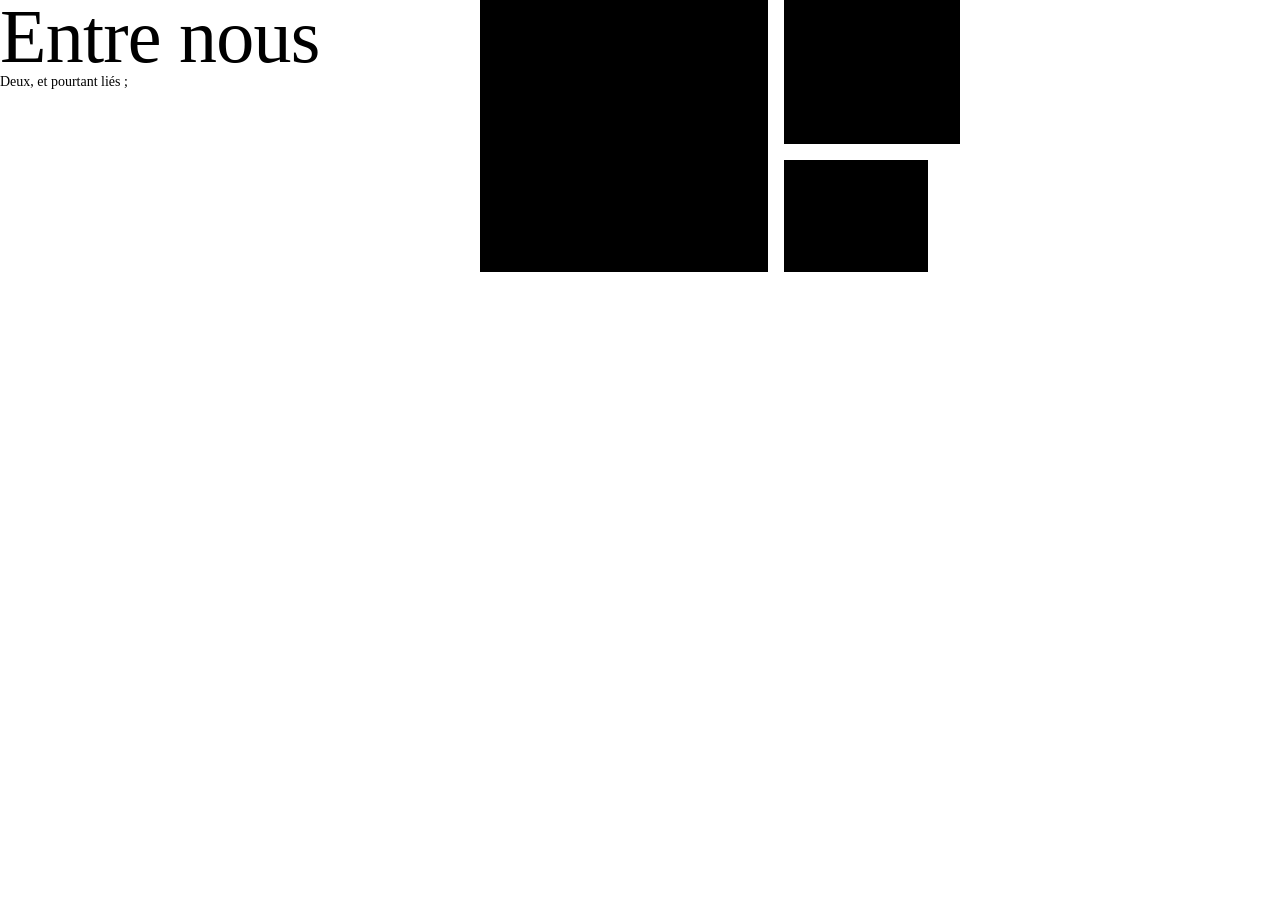
<file: charte/components/Cover/preview.html>
<!-- @dsCard height=288 -->
<!doctype html>
<html lang="fr">
<head>
<meta charset="utf-8">
<title>Entre nous</title>
<style>
  html, body { margin: 0; height: 100%; }
  body { background: var(--papier); color: var(--graphite); font-family: var(--font-sans); overflow: hidden; }
  .cover { position: relative; height: 288px; overflow: hidden; }
  .art { position: absolute; top: 0; left: 480px; width: 480px; height: 288px; overflow: hidden; }
  .art svg { display: block; width: 480px; height: 288px; }
  .bleu { fill: var(--bleu); }
  .graphite { fill: var(--graphite); }
  .beurre { fill: var(--beurre); }
  .rouge { fill: var(--rouge); }
  .sol { fill: var(--papier); }
  .blk { rx: var(--rayon-l); }
  .words { position: absolute; left: var(--espace-6); bottom: var(--espace-6); max-width: 440px; }
  .name { margin: 0; font-family: var(--font-display); font-weight: 400; font-size: 76px; line-height: .95; letter-spacing: -.01em; color: var(--graphite); white-space: nowrap; }
  .tag { margin: var(--espace-2) 0 0 4px; font-size: 14px; line-height: 20px; color: var(--graphite-doux); }
</style>
</head>
<body>
<div class="cover">
<div class="art" aria-hidden="true">
<svg viewBox="0 0 480 288" width="480" height="288">
<!--
  blocks      bleu 288×300 bled off the top (le plus grand : Point, la couleur qu'on retient) · graphite 200×172 bled off the top and right · beurre 144×112 (vous deux) · rouge seulement dans la virgule — ≈ 45 % de 960×288
  arrangement une grande dalle bleue avec deux satellites à droite, pieds alignés à espace-4 du bas, gouttière espace-4
  pattern     un glyphe surdimensionné, le point-virgule de la marque, découpé dans la dalle bleue : Point en papier (le fond qui apparaît), Virgule en rouge, sa queue coupée par le bord du bloc — parce que la marque se résume à ce signe
  scales      côtés en multiples de espace-2 ; gouttières espace-4 ; coins rayon-l ; tête de la virgule r 52, Point r 48
-->
<defs><clipPath id="dalle"><rect x="0" y="-28" width="288" height="300" rx="28"/></clipPath></defs>
<rect class="bleu blk" x="0" y="-28" width="288" height="300" rx="28"/>
<rect class="graphite blk" x="304" y="-28" width="200" height="172" rx="28"/>
<rect class="beurre blk" x="304" y="160" width="144" height="112" rx="28"/>
<g clip-path="url(#dalle)">
  <circle class="sol" cx="144" cy="76" r="48"/>
  <g transform="translate(67.53 117.18) scale(1.5294)"><path class="rouge" d="M50 11A34 34 0 0 1 81.95 56.6C80 90 60 118 26 140C44 120 52 100 50 79A34 34 0 0 1 50 11Z"/></g>
</g>
</svg>
</div>
<div class="words">
<h1 class="name">Entre nous</h1>
<p class="tag">Deux, et pourtant liés ;</p>
</div>
</div>
</body>
</html>
</file>
